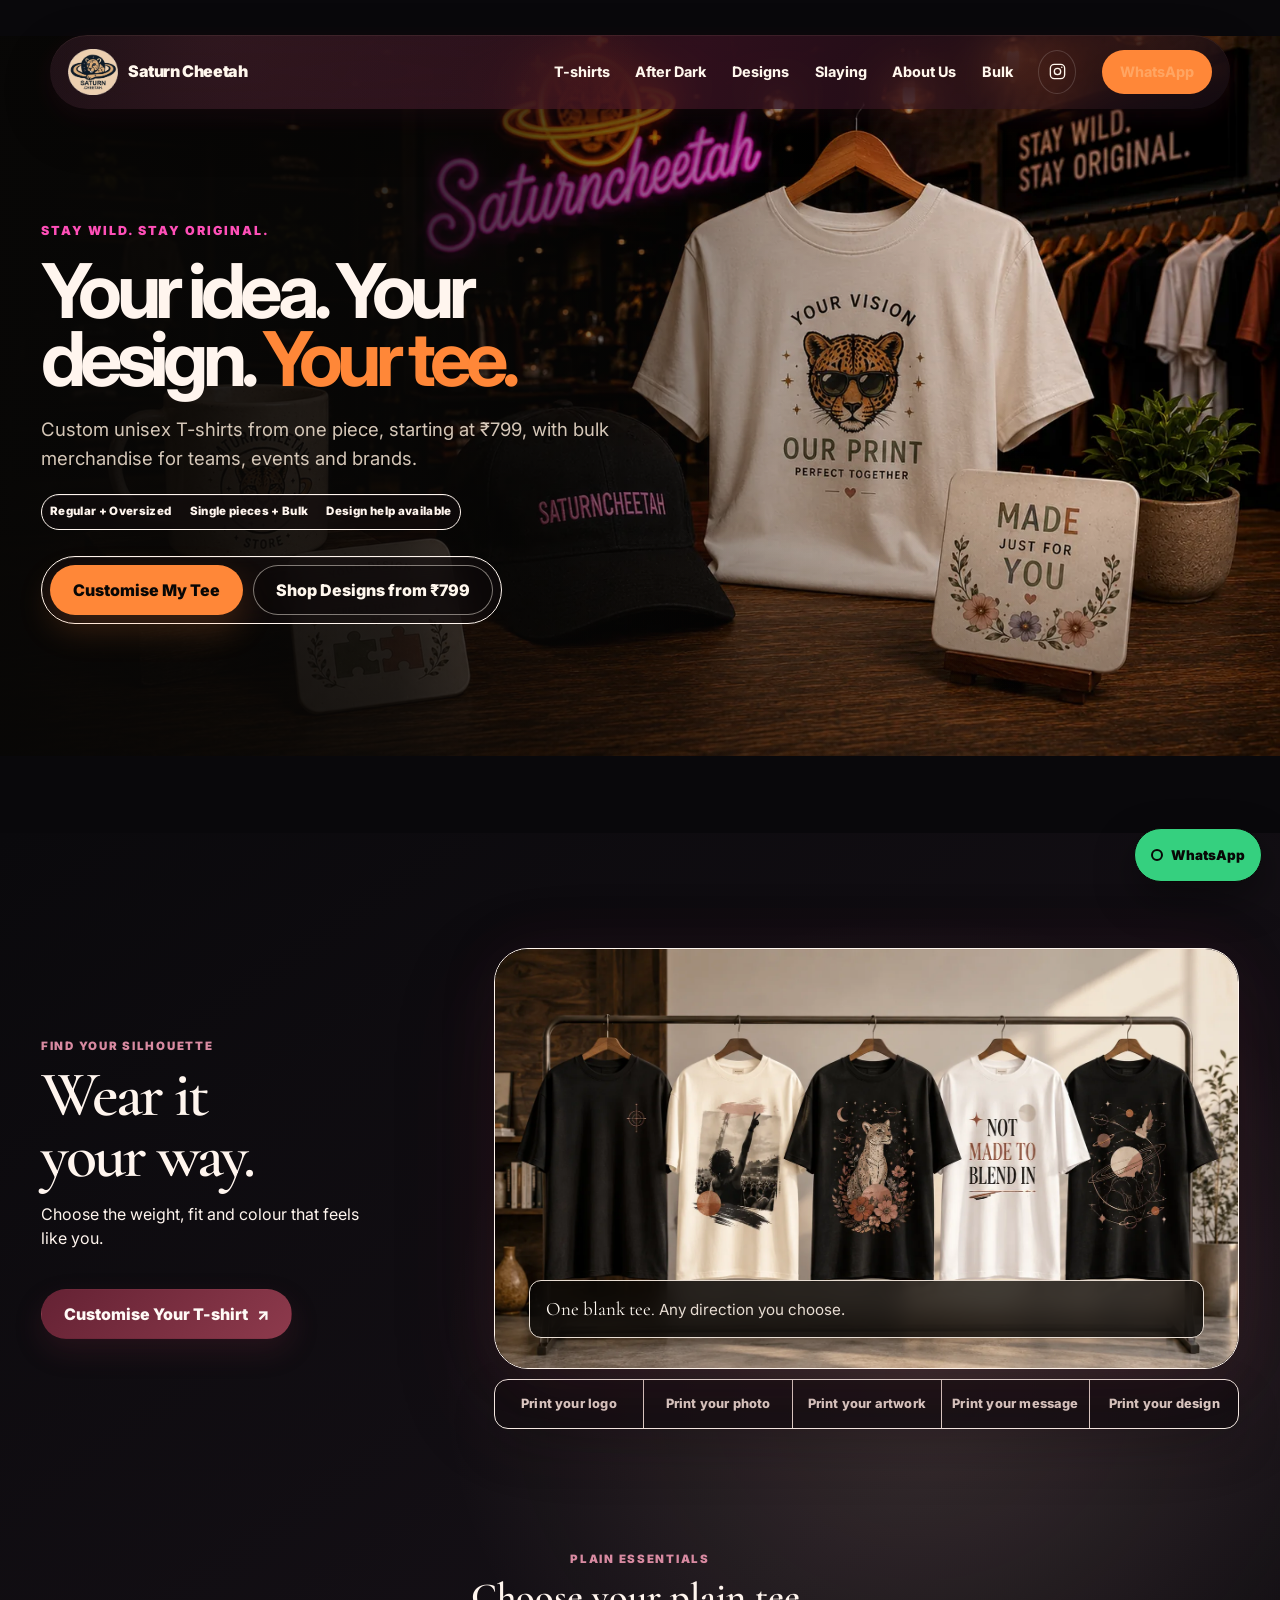
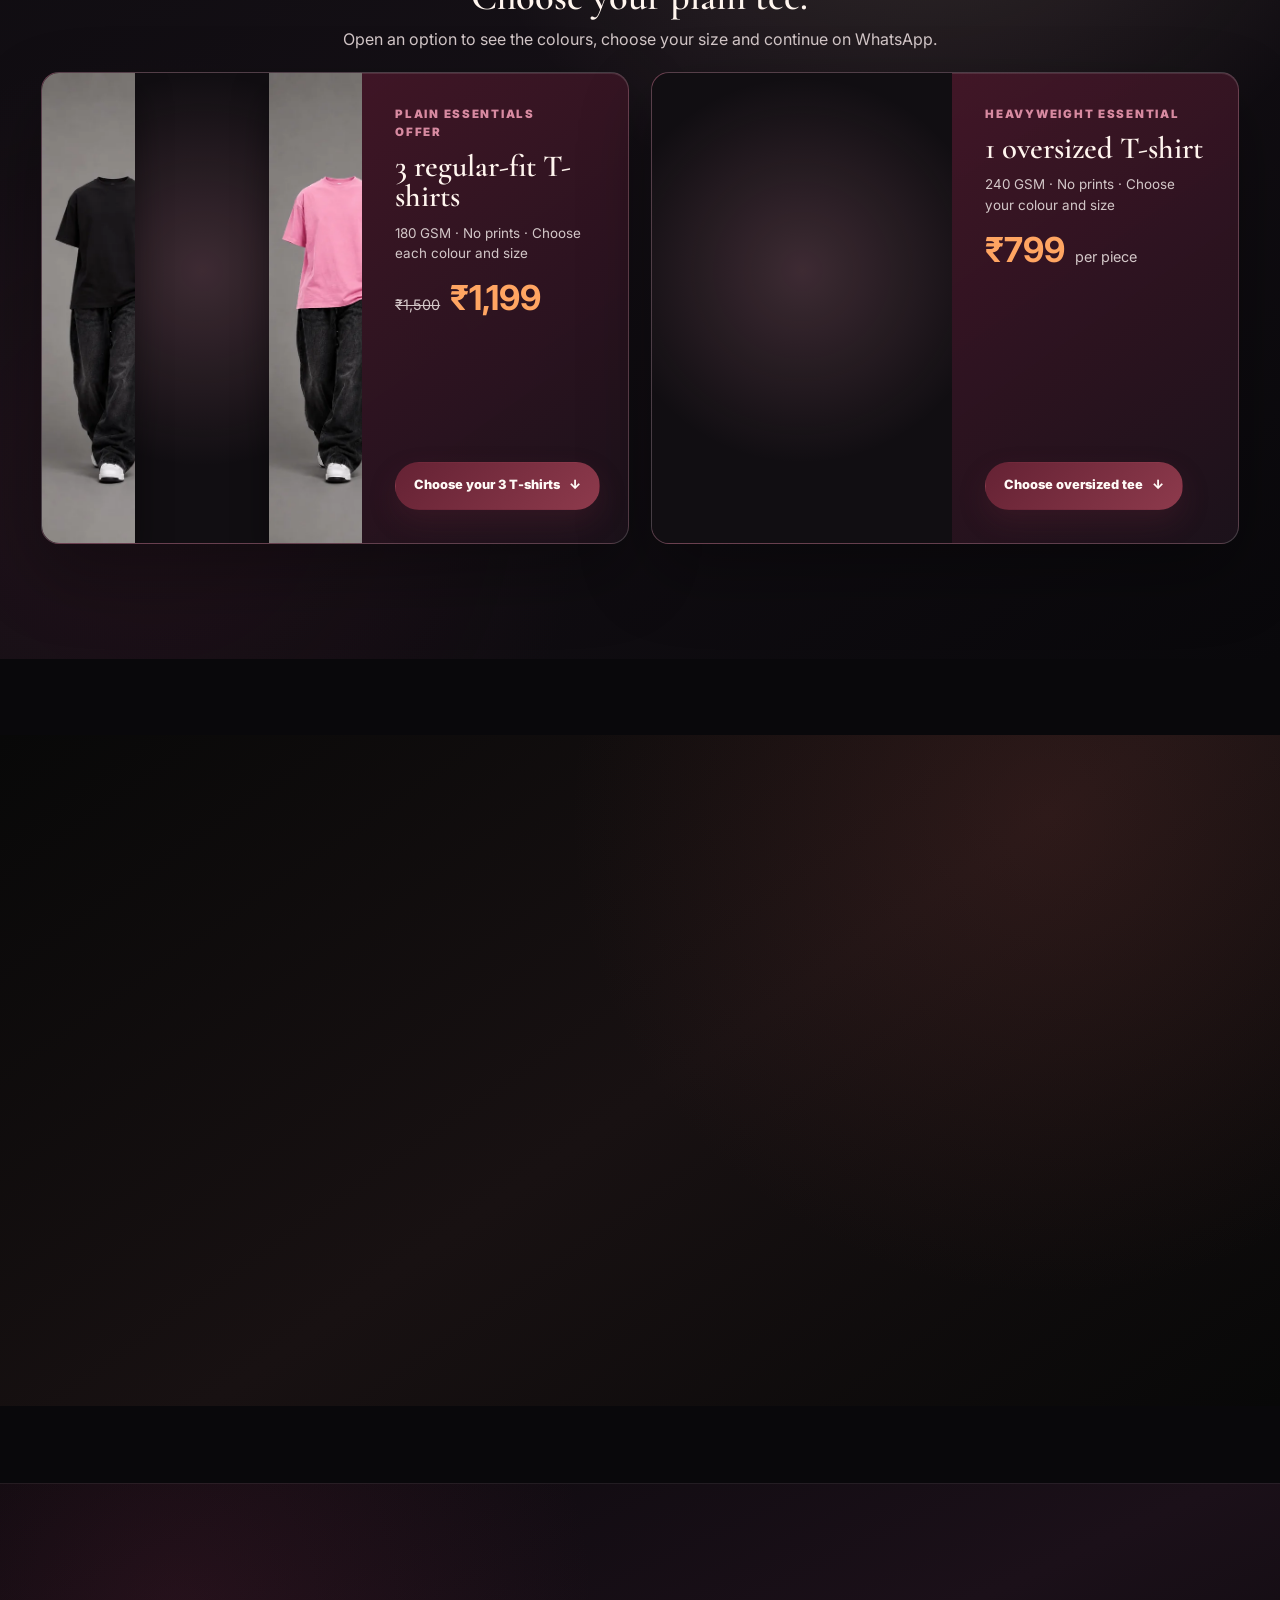
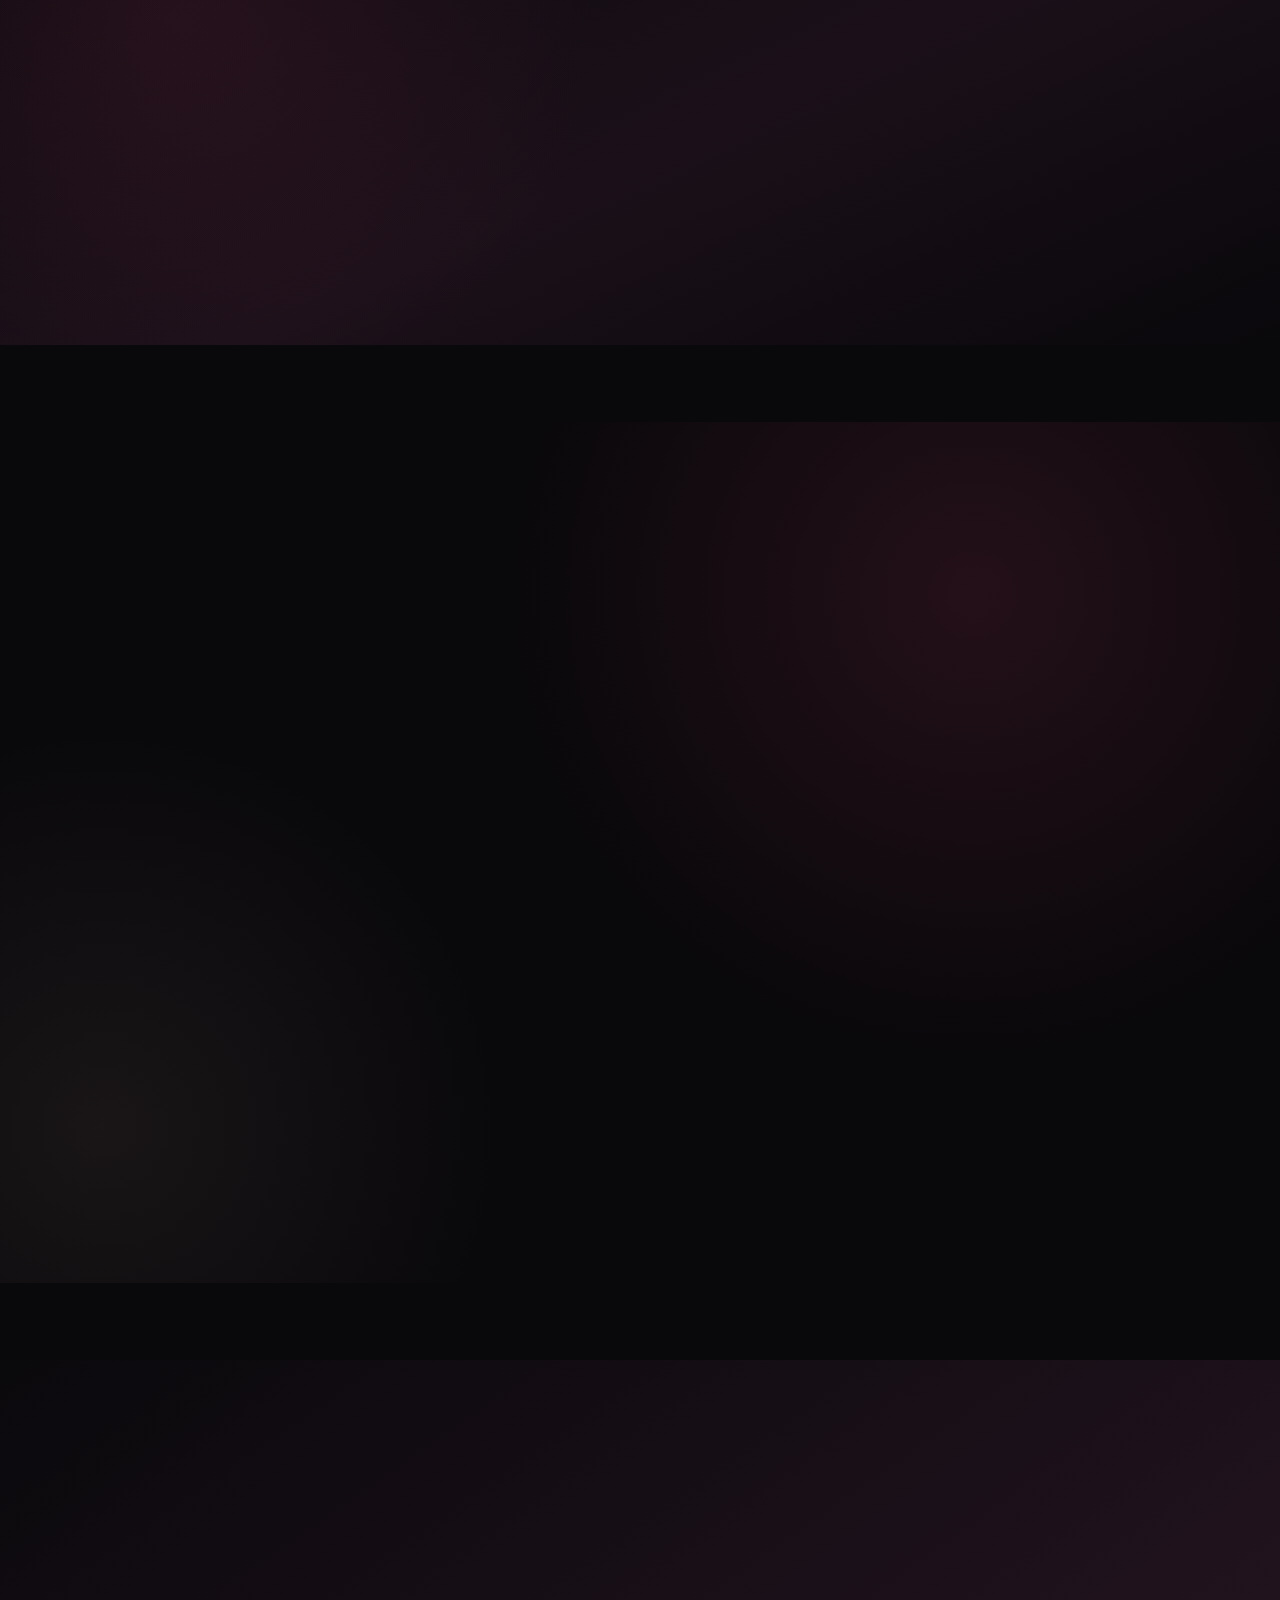
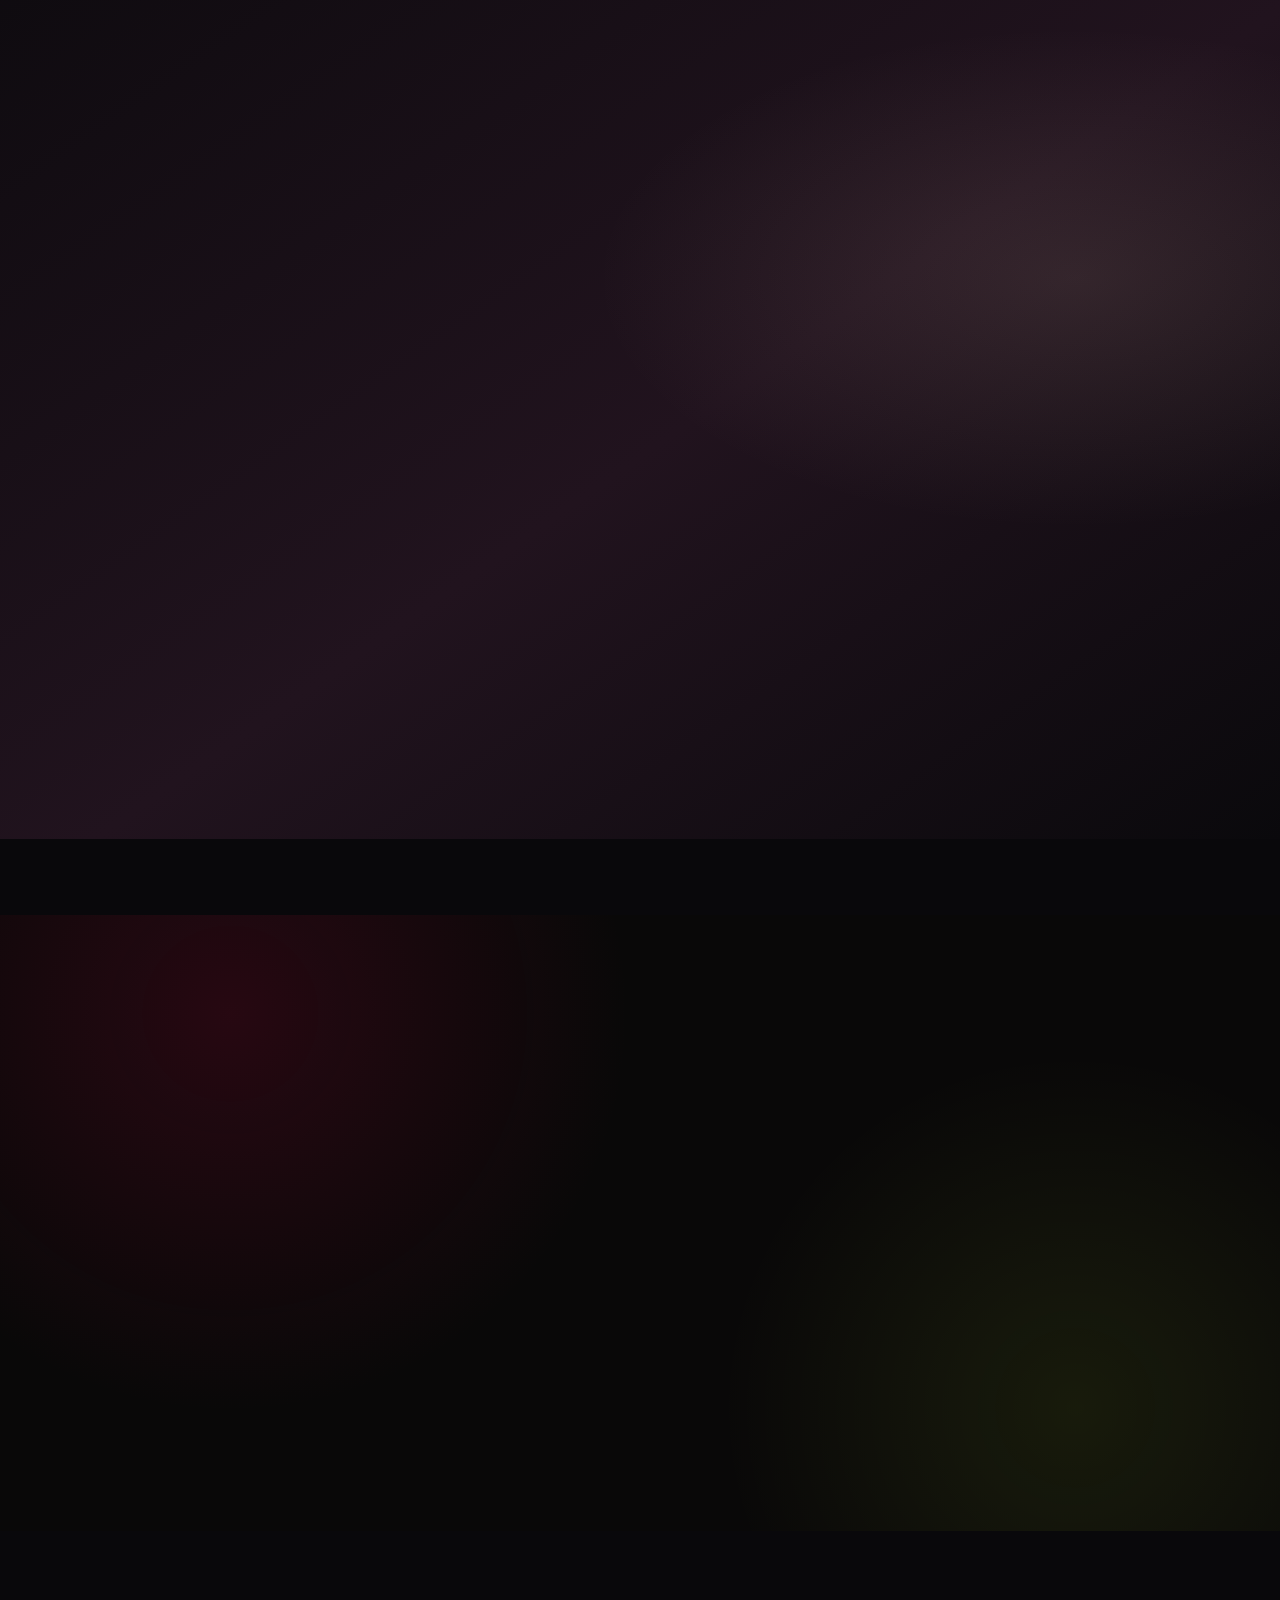
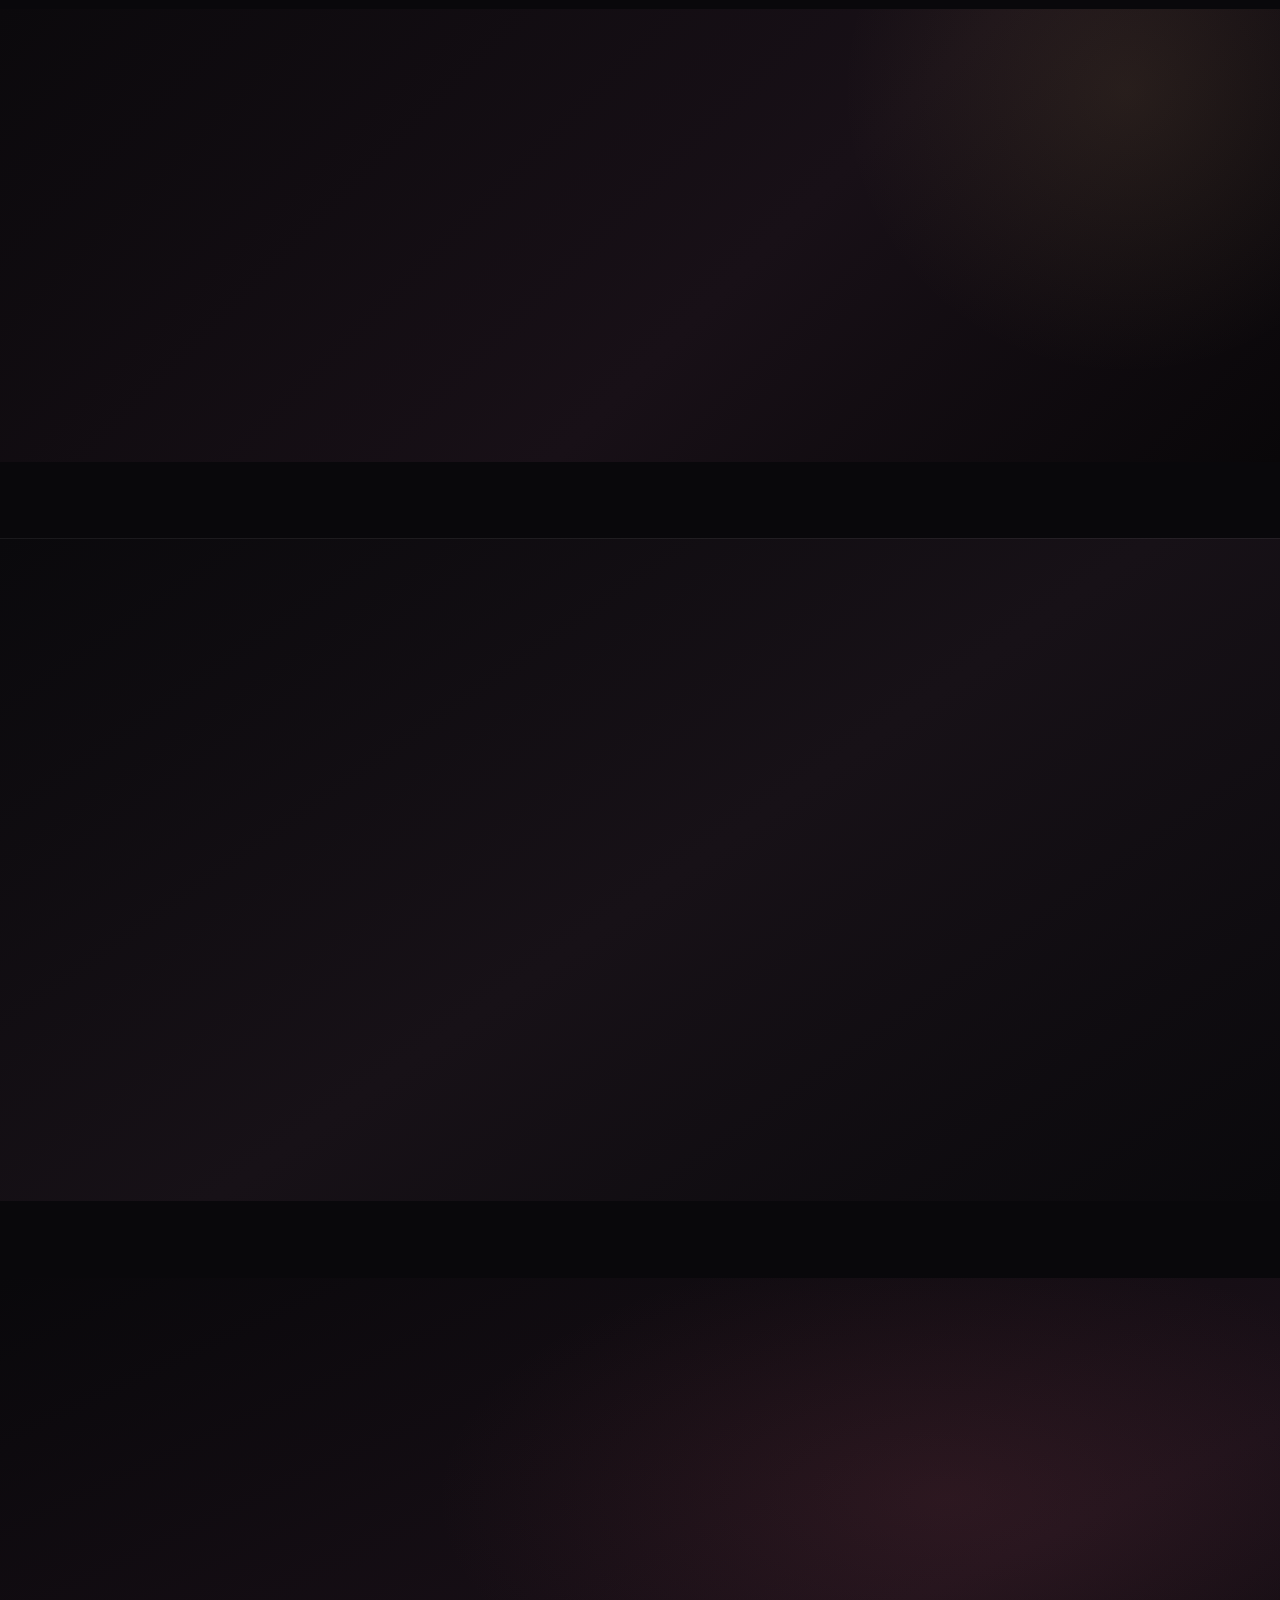
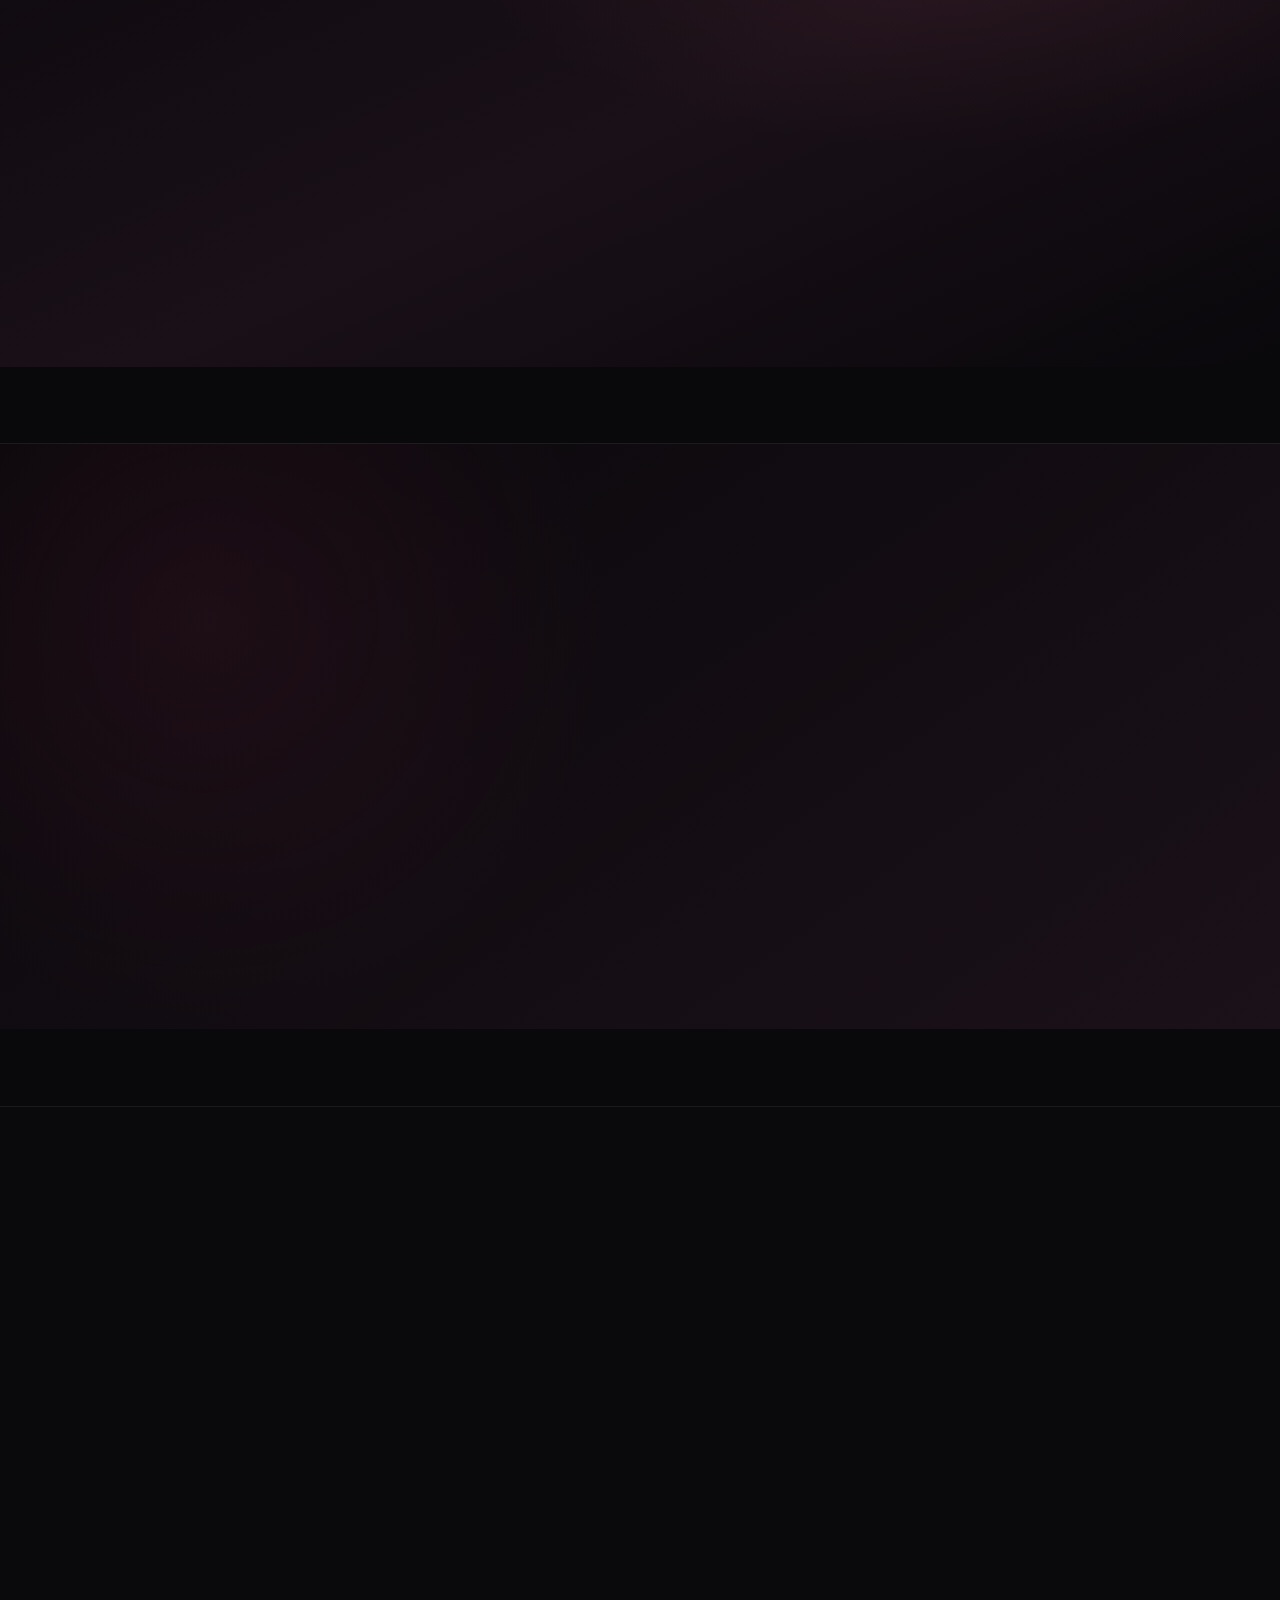
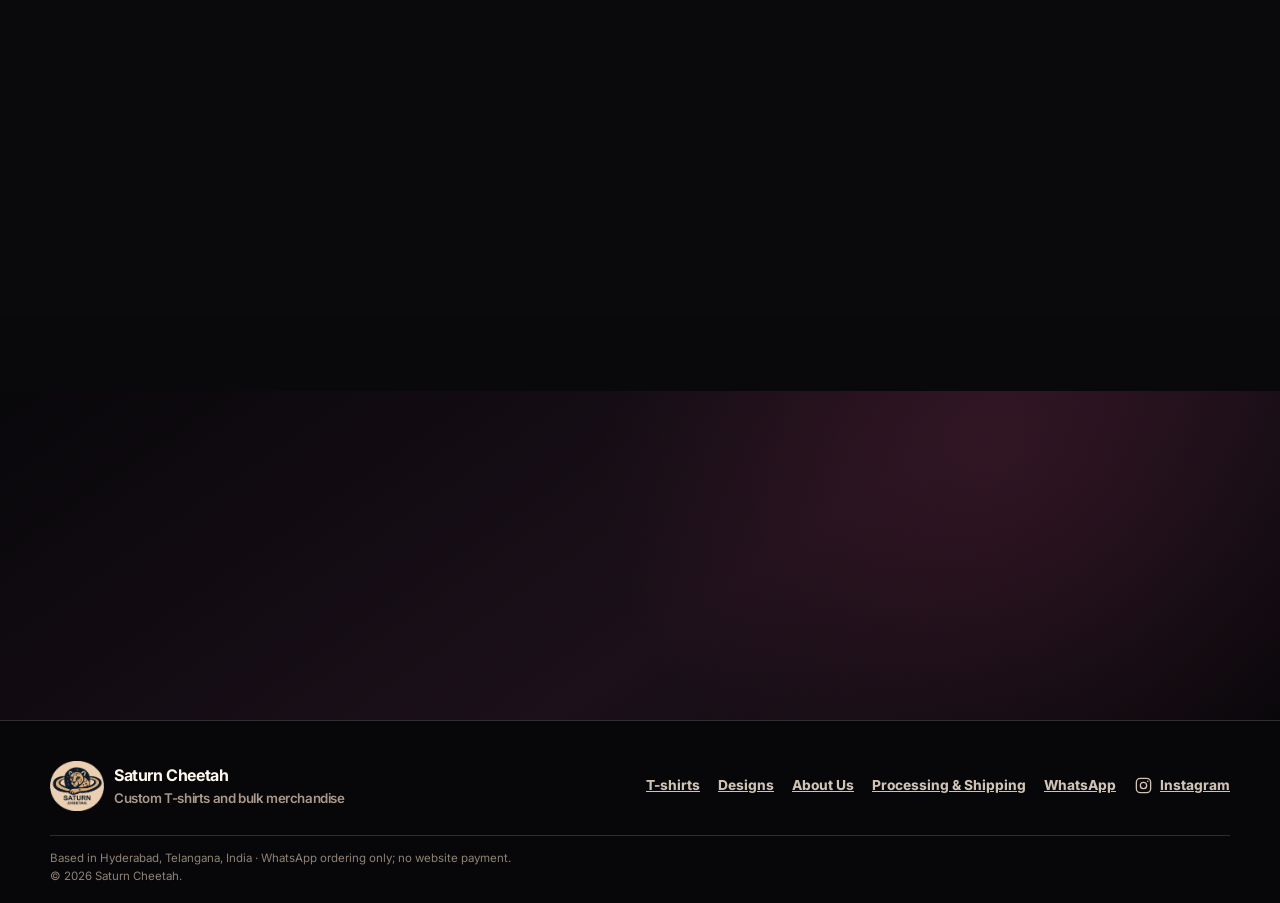
<file: index.html>
<!doctype html>
<html lang="en">
<head>
  <meta charset="utf-8">
  <meta name="viewport" content="width=device-width, initial-scale=1">
  <meta name="description" content="Customise Saturn Cheetah unisex T-shirts from one piece. Choose 180 GSM regular or 240 GSM oversized, explore designs or share your own, and continue on WhatsApp.">
  <meta name="theme-color" content="#080706">
  <meta name="color-scheme" content="dark">

  <meta property="og:title" content="Saturn Cheetah | Custom T-Shirts">
  <meta property="og:description" content="Your idea. Your design. Your tee. Custom unisex T-shirts from one piece, plus bulk merchandise.">
  <meta property="og:type" content="website">
  <meta property="og:image" content="assets/images/boutique/hero-desktop.webp">
  <meta property="og:image:width" content="1600">
  <meta property="og:image:height" content="900">
  <meta name="twitter:card" content="summary_large_image">

  <title>Saturn Cheetah | Custom T-Shirts</title>

  <link rel="icon" href="assets/images/brand/favicon-64.png" type="image/png" sizes="64x64">
  <link rel="preconnect" href="https://fonts.googleapis.com">
  <link rel="preconnect" href="https://fonts.gstatic.com" crossorigin>
  <link href="https://fonts.googleapis.com/css2?family=Cormorant+Garamond:wght@500;600&amp;family=Inter:wght@400;500;600;700;800&amp;display=swap" rel="stylesheet">
  <link rel="stylesheet" href="assets/css/site.min.css">
  <link rel="preload" as="image" href="assets/images/boutique/hero-mobile-800.webp" media="(max-width: 767px)" fetchpriority="high">
  <link rel="preload" as="image" href="assets/images/boutique/hero-desktop.webp" media="(min-width: 768px)" fetchpriority="high">
  <script src="assets/js/site.min.js" defer></script>
  <script type="application/ld+json">
  {
    "@context": "https://schema.org",
    "@type": "ClothingStore",
    "name": "Saturn Cheetah",
    "description": "Custom unisex T-shirts from one piece, plus bulk merchandise for teams, events and brands.",
    "address": {
      "@type": "PostalAddress",
      "addressLocality": "Hyderabad",
      "addressRegion": "Telangana",
      "addressCountry": "IN"
    },
    "sameAs": ["https://www.instagram.com/saturncheetahstore"],
    "contactPoint": {
      "@type": "ContactPoint",
      "contactType": "customer service",
      "url": "https://wa.me/917780478506"
    }
  }
  </script>
</head>
<body class="home-page">
  <a class="skip-link" href="#main-content">Skip to content</a>

  <header class="site-header" id="top">
    <div class="container nav-shell">
      <a class="brand" href="#top" aria-label="Saturn Cheetah home">
        <img
          src="assets/images/brand/saturn-cheetah-logo.webp"
          alt=""
          width="512"
          height="471"
        >
        <span>Saturn Cheetah</span>
      </a>

      <button
        class="nav-toggle"
        type="button"
        aria-label="Open navigation"
        aria-expanded="false"
        aria-controls="primary-navigation"
      >
        <span aria-hidden="true"></span>
        <span aria-hidden="true"></span>
        <span aria-hidden="true"></span>
      </button>

      <nav class="primary-nav" id="primary-navigation" aria-label="Primary navigation">
        <a href="#tees" data-nav-section="tees">T-shirts</a>
        <a href="#after-dark" data-nav-section="after-dark">After Dark</a>
        <a href="#direction" data-nav-section="direction">Designs</a>
        <a href="#slaying" data-nav-section="slaying">Slaying</a>
        <a href="about.html">About Us</a>
        <a href="#bulk-tees" data-nav-section="bulk-tees">Bulk</a>
        <a class="nav-social" href="https://www.instagram.com/saturncheetahstore" target="_blank" rel="noopener noreferrer" aria-label="Visit Saturn Cheetah on Instagram">
          <svg viewBox="0 0 24 24" aria-hidden="true"><rect x="3" y="3" width="18" height="18" rx="5"></rect><circle cx="12" cy="12" r="4"></circle><circle cx="17.4" cy="6.6" r="1"></circle></svg>
        </a>
        <a class="nav-cta" href="#contact" data-nav-section="contact">WhatsApp</a>
      </nav>
    </div>
  </header>

  <main id="main-content">
    <section class="hero" aria-labelledby="hero-title">
      <div class="container hero-content">
        <div class="hero-copy">
          <p class="hero-brand-line hero-intro hero-intro-1">Stay Wild. Stay Original.</p>
          <h1 class="hero-intro hero-intro-2" id="hero-title">Your idea.<br class="hero-mobile-break"> Your design.<br class="hero-mobile-break"> <span>Your tee.</span></h1>
          <p class="hero-lead hero-intro hero-intro-3">
            Custom unisex T-shirts from one piece, starting at ₹799, with bulk
            merchandise for teams, events and brands.
          </p>

          <ul class="hero-proof-chips hero-intro hero-intro-4" aria-label="Product choices and ordering">
            <li>Regular + Oversized</li>
            <li>Single pieces + Bulk</li>
            <li>Design help available</li>
          </ul>

          <picture class="hero-picture">
            <source
              media="(max-width: 767px)"
              srcset="assets/images/boutique/hero-mobile-800.webp"
              width="800"
              height="1000"
            >
            <img
              src="assets/images/boutique/hero-desktop.webp"
              alt="Boutique display with a custom T-shirt, cap, mug and coasters"
              width="1600"
              height="900"
              fetchpriority="high"
              decoding="async"
            >
          </picture>

          <div class="hero-actions hero-intro hero-intro-5">
            <a class="button button-primary" href="customise.html">Customise My Tee</a>
            <a class="button button-secondary" href="#direction" data-open-tab="direction-explore">Shop Designs from ₹799</a>
          </div>
        </div>
      </div>
    </section>

    <section class="section tee-section" id="tees" aria-labelledby="tees-title">
      <div class="container">
        <div class="section-heading">
          <p class="eyebrow">Find your silhouette</p>
          <h2 id="tees-title">Wear it your way.</h2>
          <p>Choose the weight, fit and colour that feels like you.</p>
          <a class="button button-primary section-heading-action" href="customise.html">Customise Your T-shirt <span aria-hidden="true">↗</span></a>
        </div>

        <figure class="custom-print-rail">
          <picture>
            <source media="(max-width: 767px)" data-deferred-srcset="assets/images/editorial/wear-it-your-way-mobile.webp" width="1122" height="1402">
            <img data-deferred-src="assets/images/editorial/wear-it-your-way-desktop-v2.webp" alt="Five customised T-shirts showing logo, photo, artwork, message and original design possibilities" width="1672" height="941" loading="lazy" decoding="async">
          </picture>
          <figcaption><span>One blank tee.</span> Any direction you choose.</figcaption>
        </figure>
        <ol class="custom-print-ideas" aria-label="Ways to customise your T-shirt">
          <li>Print your logo</li>
          <li>Print your photo</li>
          <li>Print your artwork</li>
          <li>Print your message</li>
          <li>Print your design</li>
        </ol>

        <section class="plain-tee-shop" aria-labelledby="plain-tee-shop-title">
          <div class="plain-tee-shop-heading">
            <p class="eyebrow">Plain essentials</p>
            <h3 id="plain-tee-shop-title">Choose your plain tee.</h3>
            <p>Open an option to see the colours, choose your size and continue on WhatsApp.</p>
          </div>

          <div class="plain-tee-cards">
            <article class="plain-tee-card">
              <div class="plain-tee-card-images" aria-hidden="true">
                <img data-deferred-src="assets/images/products/180/tshirt-180-black-640.webp" alt="" width="640" height="1019" loading="lazy" decoding="async">
                <img data-deferred-src="assets/images/products/180/tshirt-180-white-640.webp" alt="" width="640" height="1023" loading="lazy" decoding="async">
                <img data-deferred-src="assets/images/products/180/tshirt-180-pink-640.webp" alt="" width="640" height="1023" loading="lazy" decoding="async">
              </div>
              <div class="plain-tee-card-copy">
                <p class="eyebrow">Plain essentials offer</p>
                <h4>3 regular-fit T-shirts</h4>
                <p>180 GSM · No prints · Choose each colour and size</p>
                <div class="plain-tee-card-price" aria-label="Offer price 1,199 rupees, reduced from 1,500 rupees"><del>₹1,500</del><strong>₹1,199</strong></div>
                <button class="button button-primary plain-tee-toggle" type="button" aria-expanded="false" aria-controls="plain-regular-panel" data-plain-tee-toggle="regular">Choose your 3 T-shirts <span aria-hidden="true">↓</span></button>
              </div>
            </article>

            <article class="plain-tee-card">
              <div class="plain-tee-card-images plain-tee-card-images-single" aria-hidden="true">
                <img data-deferred-src="assets/images/products/240/tshirt-240-off-white-640.webp" alt="" width="640" height="1020" loading="lazy" decoding="async">
              </div>
              <div class="plain-tee-card-copy">
                <p class="eyebrow">Heavyweight essential</p>
                <h4>1 oversized T-shirt</h4>
                <p>240 GSM · No prints · Choose your colour and size</p>
                <div class="plain-tee-card-price"><strong>₹799</strong><span>per piece</span></div>
                <button class="button button-primary plain-tee-toggle" type="button" aria-expanded="false" aria-controls="plain-oversized-panel" data-plain-tee-toggle="oversized">Choose oversized tee <span aria-hidden="true">↓</span></button>
              </div>
            </article>
          </div>

          <form class="plain-tee-panel" id="plain-regular-panel" data-plain-tee-panel="regular" hidden aria-labelledby="plain-regular-title">
            <header><p class="eyebrow">Build your bundle</p><h4 id="plain-regular-title">Choose all three T-shirts.</h4><p>Each tee can have its own available colour and unisex size.</p></header>
            <div class="plain-tee-choices">
              <fieldset data-plain-item="180"><legend>T-shirt 1</legend><img data-plain-preview src="assets/images/products/180/tshirt-180-black-640.webp" alt="Black 180 GSM regular-fit T-shirt" width="640" height="1019" loading="lazy" decoding="async"><label>Colour<select name="plainTeeColour1" required><option value="">Choose colour</option><option selected>Black</option><option>White</option><option>Off-white</option><option>Blue</option><option>Green</option><option>Gray</option><option>Red</option><option>Yellow</option><option>Pink</option><option>Orange</option><option>Navy Blue</option></select></label><label>Size<select name="plainTeeSize1" required><option value="">Choose size</option><option>XS</option><option>S</option><option>M</option><option>L</option><option>XL</option><option>XXL</option></select></label></fieldset>
              <fieldset data-plain-item="180"><legend>T-shirt 2</legend><img data-plain-preview src="assets/images/products/180/tshirt-180-white-640.webp" alt="White 180 GSM regular-fit T-shirt" width="640" height="1023" loading="lazy" decoding="async"><label>Colour<select name="plainTeeColour2" required><option value="">Choose colour</option><option>Black</option><option selected>White</option><option>Off-white</option><option>Blue</option><option>Green</option><option>Gray</option><option>Red</option><option>Yellow</option><option>Pink</option><option>Orange</option><option>Navy Blue</option></select></label><label>Size<select name="plainTeeSize2" required><option value="">Choose size</option><option>XS</option><option>S</option><option>M</option><option>L</option><option>XL</option><option>XXL</option></select></label></fieldset>
              <fieldset data-plain-item="180"><legend>T-shirt 3</legend><img data-plain-preview src="assets/images/products/180/tshirt-180-pink-640.webp" alt="Pink 180 GSM regular-fit T-shirt" width="640" height="1023" loading="lazy" decoding="async"><label>Colour<select name="plainTeeColour3" required><option value="">Choose colour</option><option>Black</option><option>White</option><option>Off-white</option><option>Blue</option><option>Green</option><option>Gray</option><option>Red</option><option>Yellow</option><option selected>Pink</option><option>Orange</option><option>Navy Blue</option></select></label><label>Size<select name="plainTeeSize3" required><option value="">Choose size</option><option>XS</option><option>S</option><option>M</option><option>L</option><option>XL</option><option>XXL</option></select></label></fieldset>
            </div>
            <details class="plain-tee-size-guide"><summary>View regular-fit size measurements</summary><p>Unisex regular fit · Measurements in inches. Body chest is measured around you; garment chest is the full T-shirt circumference.</p><div class="plain-tee-size-table-wrap"><table><thead><tr><th>Size</th><th>Body chest</th><th>Garment chest</th><th>Length</th><th>Shoulder</th><th>Sleeve</th></tr></thead><tbody><tr><th>XS</th><td>34–36</td><td>36</td><td>25</td><td>15</td><td>7</td></tr><tr><th>S</th><td>36–38</td><td>38</td><td>26</td><td>16</td><td>7.5</td></tr><tr><th>M</th><td>38–40</td><td>40</td><td>27</td><td>17</td><td>8</td></tr><tr><th>L</th><td>40–42</td><td>42</td><td>28</td><td>18</td><td>8</td></tr><tr><th>XL</th><td>42–44</td><td>44</td><td>29</td><td>19</td><td>8.5</td></tr><tr><th>XXL</th><td>44–46</td><td>46</td><td>30</td><td>20</td><td>9</td></tr></tbody></table></div></details>
            <button class="button button-primary" type="submit">Continue on WhatsApp <span aria-hidden="true">↗</span></button>
          </form>

          <form class="plain-tee-panel" id="plain-oversized-panel" data-plain-tee-panel="oversized" hidden aria-labelledby="plain-oversized-title">
            <header><p class="eyebrow">Heavyweight essential</p><h4 id="plain-oversized-title">Choose your oversized tee.</h4><p>One plain 240 GSM oversized T-shirt for ₹799.</p></header>
            <div class="plain-oversized-choice" data-plain-item="240"><img data-plain-preview src="assets/images/products/240/tshirt-240-off-white-640.webp" alt="Off-white 240 GSM oversized T-shirt" width="640" height="1020" loading="lazy" decoding="async"><div><label>Colour<select name="plainOversizedColour" required><option value="">Choose colour</option><option>Black</option><option>White</option><option selected>Off-white</option></select></label><label>Size<select name="plainOversizedSize" required><option value="">Choose size</option><option>XS</option><option>S</option><option>M</option><option>L</option><option>XL</option><option>XXL</option></select></label><label>Quantity<input name="plainOversizedQuantity" type="number" min="1" value="1" inputmode="numeric" required></label></div></div>
            <details class="plain-tee-size-guide"><summary>View oversized size measurements</summary><p>Unisex oversized fit · Measurements in inches. Chest is the full T-shirt circumference.</p><div class="plain-tee-size-table-wrap"><table><thead><tr><th>Size</th><th>Chest</th><th>Length</th><th>Shoulder</th></tr></thead><tbody><tr><th>XS</th><td>40</td><td>27</td><td>20</td></tr><tr><th>S</th><td>42</td><td>28</td><td>21</td></tr><tr><th>M</th><td>44</td><td>28</td><td>22</td></tr><tr><th>L</th><td>46</td><td>29</td><td>23</td></tr><tr><th>XL</th><td>48</td><td>29</td><td>24</td></tr><tr><th>XXL</th><td>50</td><td>30</td><td>25</td></tr></tbody></table></div></details>
            <button class="button button-primary" type="submit">Continue on WhatsApp <span aria-hidden="true">↗</span></button>
          </form>
        </section>

        <div class="tee-selector">
          <fieldset class="tee-segments" aria-describedby="tee-selector-note">
            <legend class="sr-only">Choose a T-shirt type</legend>
            <label>
              <input
                type="radio"
                name="tee-option"
                value="180"
                data-product-value="180 GSM Unisex Regular Fit"
                checked
              >
              <span>
                <strong>180 GSM</strong>
                Regular
              </span>
            </label>
            <label>
              <input
                type="radio"
                name="tee-option"
                value="240"
                data-product-value="240 GSM Unisex Oversized"
              >
              <span>
                <strong>240 GSM</strong>
                Oversized
              </span>
            </label>
          </fieldset>

          <div class="tee-stage">
            <div class="tee-options">
              <fieldset class="tee-option-group tee-colour-group">
                <legend>Colour: <strong id="tee-colour-label">Black</strong></legend>
                <div class="tee-colour-options" id="tee-colour-options"></div>
              </fieldset>
              <fieldset class="tee-option-group tee-size-group" aria-describedby="tee-size-prompt">
                <legend>Size <small>Unisex—not gender-specific · Choose one size smaller for a closer fit</small></legend>
                <div class="tee-size-options" id="tee-size-options">
                  <button type="button" data-tee-size="XS" aria-pressed="false">XS</button>
                  <button type="button" data-tee-size="S" aria-pressed="false">S</button>
                  <button type="button" data-tee-size="M" aria-pressed="false">M</button>
                  <button type="button" data-tee-size="L" aria-pressed="false">L</button>
                  <button type="button" data-tee-size="XL" aria-pressed="false">XL</button>
                  <button type="button" data-tee-size="XXL" aria-pressed="false">XXL</button>
                </div>
                <p class="tee-size-prompt" id="tee-size-prompt" role="alert" hidden>Please choose a size.</p>
              </fieldset>
            </div>

            <figure class="tee-visual">
              <img
                id="tee-image"
                src="assets/images/products/180/tshirt-180-black-640.webp"
                srcset="
                  assets/images/products/180/tshirt-180-black-640.webp 640w,
                  assets/images/products/180/tshirt-180-black-994.webp 994w
                "
                sizes="(max-width: 767px) calc(100vw - 64px), (max-width: 900px) 460px, (max-width: 1200px) 42vw, 560px"
                alt="Black 180 GSM unisex regular-fit T-shirt shown from front and back"
                width="994"
                height="1583"
                loading="lazy"
                decoding="async"
              >
              <figcaption>Current product view</figcaption>
            </figure>

            <div class="tee-details tee-details-primary">
              <p class="product-spec" id="tee-spec">180 GSM · Unisex · Cotton</p>
              <h3 id="tee-name">Regular Fit T-shirt</h3>
              <p class="tee-price" id="tee-price"><strong>Custom: ₹799–₹999</strong><span>Our ready designs: ₹799</span></p>
              <p class="tee-summary" id="tee-summary">A familiar everyday silhouette with an easy, regular fit.</p>
            </div>

            <div class="tee-details tee-details-secondary">
              <dl>
                <div>
                  <dt>Fit</dt>
                  <dd id="tee-fit">Regular and easy to wear</dd>
                </div>
                <div>
                  <dt>Works well for</dt>
                  <dd id="tee-use">Everyday wear, gifting and event tees</dd>
                </div>
              </dl>
              <button
                class="button button-primary"
                id="tee-customise-button"
                type="button"
                data-open-tab="direction-create"
                data-scroll-target="direction"
              >
                Customise this tee
              </button>
              <a class="tertiary-link" href="#more-custom">Planning a team or event? See bulk options <span aria-hidden="true">→</span></a>
              <p class="sr-only" id="tee-selector-note">The selected T-shirt updates the product image, fit summary and WhatsApp enquiry.</p>
              <p class="sr-only" id="tee-status" aria-live="polite"></p>
            </div>
          </div>
        </div>
      </div>
    </section>

    <section class="section bulk-tee-section" id="bulk-tees" aria-labelledby="bulk-tees-title">
      <div class="container">
        <div class="home-journey-link">
          <p class="eyebrow">For teams, events and brands</p>
          <h2>Make more, together.</h2>
          <p>Explore bulk printing and embroidery, then build a focused enquiry on its own page.</p>
          <a class="button button-primary" href="bulk.html">Request a Bulk Quote <span aria-hidden="true">↗</span></a>
        </div>
        <div class="bulk-tee-card" data-whatsapp-zone>
          <div class="bulk-tee-overview">
            <div>
              <p class="eyebrow">For teams, events and brands</p>
              <h2 id="bulk-tees-title">Bulk T-shirts &amp; Embroidery</h2>
              <p>Explore wider T-shirt styles, fabrics, GSM and colours, with printing, bulk-only embroidery and kids’ sizes for bulk orders.</p>
              <ul class="bulk-option-chips" aria-label="Bulk T-shirt options">
                <li>Polo / Collar Neck</li>
                <li>Jersey Style</li>
                <li>Regular Fit</li>
                <li>Oversized</li>
                <li>Printing</li>
                <li>Bulk Embroidery</li>
              </ul>
            </div>
            <button
              class="button button-secondary bulk-options-toggle"
              type="button"
              aria-expanded="false"
              aria-controls="bulk-options-panel"
            >
              View bulk options
            </button>
          </div>

          <form class="bulk-options-panel" id="bulk-options-panel" hidden>
            <div class="bulk-form-grid">
              <div class="field">
                <label for="bulk-purpose">Organisation or purpose</label>
                <input id="bulk-purpose" name="purpose" type="text" placeholder="Team, company, event or brand" required>
              </div>
              <div class="field">
                <label for="bulk-product-type">Product type</label>
                <select id="bulk-product-type" name="productType" required>
                  <option value="Polo / Collar Neck T-shirts">Polo / Collar Neck</option>
                  <option value="Jersey Style T-shirts">Jersey Style</option>
                  <option value="Regular Fit T-shirts">Regular Fit</option>
                  <option value="Oversized T-shirts">Oversized</option>
                  <option value="Other bulk T-shirt style">Another bulk T-shirt style</option>
                </select>
              </div>
              <div class="field">
                <label for="bulk-quantity">Quantity</label>
                <input id="bulk-quantity" name="quantity" type="number" min="1" inputmode="numeric" required>
              </div>
              <div class="field">
                <label for="bulk-colours">Preferred colours</label>
                <input id="bulk-colours" name="colours" type="text" placeholder="For example, black and beige" required>
              </div>
              <div class="field">
                <label for="bulk-sizes">Size breakup</label>
                <input id="bulk-sizes" name="sizes" type="text" placeholder="For example, S: 10, M: 20" required>
              </div>
              <div class="field">
                <label for="bulk-decoration">Printing, bulk embroidery or both</label>
                <select id="bulk-decoration" name="decoration" required>
                  <option value="Printing">Printing</option>
                  <option value="Bulk embroidery (bulk orders only)">Bulk embroidery (bulk orders only)</option>
                  <option value="Printing and bulk embroidery (bulk orders only)">Printing + bulk embroidery (bulk orders only)</option>
                </select>
              </div>
              <div class="field">
                <label for="bulk-position">Branding position</label>
                <input id="bulk-position" name="position" type="text" placeholder="Front, back, sleeve or chest" required>
              </div>
              <div class="field">
                <label for="bulk-date">Required date</label>
                <input id="bulk-date" name="requiredDate" type="date" required>
              </div>
              <div class="field">
                <label for="bulk-city">Delivery city</label>
                <input id="bulk-city" name="city" type="text" autocomplete="address-level2" required>
              </div>
            </div>
            <div class="bulk-form-submit">
              <button class="button button-whatsapp" type="submit">Get a Bulk Quote <span aria-hidden="true">↗</span></button>
            </div>
          </form>
        </div>
      </div>
    </section>

    <section class="section process-section" id="process" aria-labelledby="process-title">
      <div class="container">
        <div class="section-heading section-heading-light">
          <p class="eyebrow">From thought to touch</p>
          <h2 id="process-title">An idea, made wearable.</h2>
          <p>Watch the design take shape, then see how the finished piece comes alive.</p>
        </div>

        <div class="tab-module story-module" data-tabs="story">
          <p class="story-truth">See our real printing process, followed by a finished custom-design example.</p>

          <div class="tab-list story-tabs" role="tablist" aria-label="Custom-piece stages">
            <button id="story-design-tab" type="button" role="tab" aria-selected="true" aria-controls="story-design-panel" data-tab-target="story-design">
              <span>01</span>
              <strong>Design</strong>
            </button>
            <button id="story-print-tab" type="button" role="tab" aria-selected="false" aria-controls="story-print-panel" tabindex="-1" data-tab-target="story-print">
              <span>02</span>
              <strong>Live Printing</strong>
            </button>
            <button id="story-finished-tab" type="button" role="tab" aria-selected="false" aria-controls="story-finished-panel" tabindex="-1" data-tab-target="story-finished">
              <span>03</span>
              <strong>Finished Tee</strong>
            </button>
            <button id="story-worn-tab" type="button" role="tab" aria-selected="false" aria-controls="story-worn-panel" tabindex="-1" data-tab-target="story-worn">
              <span>04</span>
              <strong>Worn</strong>
            </button>
          </div>

          <div class="story-stage" data-story-swipe>
            <article class="story-panel" id="story-design-panel" role="tabpanel" aria-labelledby="story-design-tab" data-tab-panel="story-design">
              <div class="story-media">
                <img src="assets/images/story/custom-story-design.webp" alt="Original flamingo artwork reading Just Be Your Own Unique Beautiful Self" width="900" height="1066" loading="lazy" decoding="async">
                <span>Original artwork</span>
              </div>
              <div class="story-copy">
                <p class="eyebrow">01 Design</p>
                <h3>The original idea</h3>
                <p>“Just Be Your Own Unique Beautiful Self” flamingo artwork.</p>
              </div>
            </article>

            <article class="story-panel" id="story-print-panel" role="tabpanel" aria-labelledby="story-print-tab" data-tab-panel="story-print" hidden>
              <div class="story-media story-video">
                <video controls muted playsinline preload="none" data-deferred-poster="assets/images/story/custom-story-printing-poster.webp" aria-label="Muted vertical video showing a real T-shirt printing process" data-always-muted>
                  <source src="assets/video/custom-story-live-printing.mp4" type="video/mp4">
                  Your browser does not support video playback.
                </video>
                <span>Real printing-process video</span>
              </div>
              <div class="story-copy">
                <p class="eyebrow">02 Live Printing</p>
                <h3>Live printing in action</h3>
                <p>Real printing footage; it is not confirmed as the exact printing of the finished tee shown next.</p>
                <p><strong>Live printing is available as an on-the-spot service.</strong> Pricing varies by requirement and is confirmed separately. Food, accommodation and travel expenses are included when applicable.</p>
              </div>
            </article>

            <article class="story-panel" id="story-finished-panel" role="tabpanel" aria-labelledby="story-finished-tab" data-tab-panel="story-finished" hidden>
              <div class="story-media">
                <img src="assets/images/story/custom-story-finished-tee.webp" alt="Completed black T-shirt with pink flamingo artwork in a boutique display" width="900" height="1200" loading="lazy" decoding="async">
                <span>Finished custom-design example</span>
              </div>
              <div class="story-copy">
                <p class="eyebrow">03 Finished Tee</p>
                <h3>A finished tee example</h3>
                <p>A separate custom-design example, not the confirmed result of the printing video.</p>
              </div>
            </article>

            <article class="story-panel" id="story-worn-panel" role="tabpanel" aria-labelledby="story-worn-tab" data-tab-panel="story-worn" hidden>
              <div class="story-media">
                <img src="assets/images/story/custom-story-worn.webp" alt="Two customers shown from behind wearing black flamingo-print T-shirts" width="554" height="1200" loading="lazy" decoding="async">
              </div>
              <div class="story-copy">
                <p class="eyebrow">04 Worn</p>
                <p>See how the finished custom tees look in real life.</p>
              </div>
            </article>
          </div>

          <div class="story-action" data-whatsapp-zone>
            <a
              class="button button-primary"
              href="https://wa.me/917780478506"
              target="_blank"
              rel="noopener noreferrer"
              data-whatsapp-action="print"
            >
              Print My Idea <span aria-hidden="true">↗</span>
            </a>
          </div>
        </div>
      </div>
    </section>

    <section class="section direction-section" id="direction" aria-labelledby="direction-title">
      <div class="container">
        <div class="section-heading">
          <p class="eyebrow">Dress the idea</p>
          <h2 id="direction-title">Designs worth being seen in.</h2>
          <p>Choose the one that draws you in, or make something entirely your own.</p>
        </div>

        <div class="tab-module" data-tabs="direction">
          <div class="tab-list" role="tablist" aria-label="Choose a design direction">
            <button
              id="direction-explore-tab"
              type="button"
              role="tab"
              aria-selected="true"
              aria-controls="direction-explore-panel"
              data-tab-target="direction-explore"
            >
              Explore Our Designs
            </button>
            <button
              id="direction-create-tab"
              type="button"
              role="tab"
              aria-selected="false"
              aria-controls="direction-create-panel"
              tabindex="-1"
              data-tab-target="direction-create"
            >
              Create Your Own
            </button>
          </div>

          <div
            class="tab-panel"
            id="direction-explore-panel"
            role="tabpanel"
            aria-labelledby="direction-explore-tab"
            data-tab-panel="direction-explore"
          >
            <div class="design-gallery-meta">
              <p id="design-gallery-position" role="status" aria-live="polite" aria-atomic="true" aria-label="Design 1 of 6">01 / 06</p>
            </div>

            <div
              class="design-gallery"
              tabindex="0"
              aria-label="Saturn Cheetah design gallery"
              aria-describedby="design-gallery-position"
              data-whatsapp-zone
            >
              <article class="design-card" data-gallery-index="0" data-tee-tone="black" data-detail-src="assets/images/designs/editorial/echo-silhouette-detail.webp" data-detail-alt="Close view of Echo Silhouette artwork printed on black fabric">
                <button class="design-preview" type="button" data-gallery-open aria-label="Open Echo Silhouette design preview">
                  <img data-deferred-src="assets/images/designs/editorial/echo-silhouette-editorial.webp" alt="Model wearing a black T-shirt with Echo Silhouette artwork in the Saturn Cheetah boutique style" width="960" height="1200" loading="lazy" decoding="async">
                </button>
                <div class="design-card-body">
                  <h3>Echo Silhouette</h3>
                  <p>180 GSM ₹799 · 240 GSM ₹999</p>
                  <a href="https://wa.me/917780478506" target="_blank" rel="noopener noreferrer" data-design-title="Echo Silhouette">Choose This Design</a>
                </div>
              </article>
              <article class="design-card" data-gallery-index="1" data-tee-tone="white" data-detail-src="assets/images/designs/editorial/find-your-balance-detail.webp" data-detail-alt="Close view of Find Your Balance artwork printed on off-white fabric">
                <button class="design-preview" type="button" data-gallery-open aria-label="Open Find Your Balance design preview">
                  <img data-deferred-src="assets/images/designs/editorial/find-your-balance-editorial.webp" alt="Off-white T-shirt with Find Your Balance artwork shown in boutique lighting" width="960" height="1200" loading="lazy" decoding="async">
                </button>
                <div class="design-card-body">
                  <h3>Find Your Balance</h3>
                  <p>180 GSM ₹799 · 240 GSM ₹999</p>
                  <a href="https://wa.me/917780478506" target="_blank" rel="noopener noreferrer" data-design-title="Find Your Balance">Choose This Design</a>
                </div>
              </article>
              <article class="design-card" data-gallery-index="2" data-tee-tone="black" data-detail-src="assets/images/designs/editorial/resurrection-detail.webp" data-detail-alt="Close view of Resurrection artwork printed on black fabric">
                <button class="design-preview" type="button" data-gallery-open aria-label="Open Resurrection design preview">
                  <img data-deferred-src="assets/images/designs/editorial/resurrection-editorial.webp" alt="Model wearing a black T-shirt with Resurrection artwork in the Saturn Cheetah boutique style" width="960" height="1200" loading="lazy" decoding="async">
                </button>
                <div class="design-card-body">
                  <h3>Resurrection</h3>
                  <p>180 GSM ₹799 · 240 GSM ₹999</p>
                  <a href="https://wa.me/917780478506" target="_blank" rel="noopener noreferrer" data-design-title="Resurrection">Choose This Design</a>
                </div>
              </article>
              <article class="design-card" data-gallery-index="3" data-tee-tone="white">
                <button class="design-preview" type="button" data-gallery-open aria-label="Open Knowledge Is Power design preview">
                  <img data-deferred-src="assets/images/designs/editorial/knowledge-is-power-editorial.webp" alt="Model wearing an off-white T-shirt with Knowledge Is Power artwork in boutique lighting" width="960" height="1200" loading="lazy" decoding="async">
                </button>
                <div class="design-card-body">
                  <h3>Knowledge Is Power</h3>
                  <p>180 GSM ₹799 · 240 GSM ₹999</p>
                  <a href="https://wa.me/917780478506" target="_blank" rel="noopener noreferrer" data-design-title="Knowledge Is Power">Choose This Design</a>
                </div>
              </article>
              <article class="design-card" data-gallery-index="4" data-tee-tone="black" data-detail-src="assets/images/designs/editorial/prism-beauty-detail.webp" data-detail-alt="Close view of Prism Beauty artwork printed on black fabric">
                <button class="design-preview" type="button" data-gallery-open aria-label="Open Prism Beauty design preview">
                  <img data-deferred-src="assets/images/designs/editorial/prism-beauty-editorial.webp" alt="Model wearing a black T-shirt with Prism Beauty artwork in boutique lighting" width="960" height="1200" loading="lazy" decoding="async">
                </button>
                <div class="design-card-body">
                  <h3>Prism Beauty</h3>
                  <p>180 GSM ₹799 · 240 GSM ₹999</p>
                  <a href="https://wa.me/917780478506" target="_blank" rel="noopener noreferrer" data-design-title="Prism Beauty">Choose This Design</a>
                </div>
              </article>
              <article class="design-card design-card-custom-story" data-gallery-index="5" data-tee-tone="black" data-detail-src="assets/images/designs/editorial/playlist-made-wearable-detail.webp" data-detail-alt="Close view of a personalised playlist and performance-inspired print on black fabric">
                <button class="design-preview" type="button" data-gallery-open aria-label="Open A Playlist Made Wearable custom story preview">
                  <img data-deferred-src="assets/images/designs/editorial/playlist-made-wearable-editorial.webp" alt="Model wearing a personalised playlist and performance-inspired custom T-shirt" width="960" height="1200" loading="lazy" decoding="async">
                </button>
                <div class="design-card-body">
                  <p class="design-card-kicker">Custom story</p>
                  <h3>A Playlist Made Wearable</h3>
                  <a href="#direction" data-open-tab="direction-create">Create Your Own</a>
                </div>
              </article>
            </div>
          </div>

          <div
            class="tab-panel"
            id="direction-create-panel"
            role="tabpanel"
            aria-labelledby="direction-create-tab"
            data-tab-panel="direction-create"
            hidden
          >
            <form class="customise-form" id="customise" data-whatsapp-zone>
              <input id="custom-selected-colour" name="selectedColour" type="hidden" value="Black">
              <input id="custom-selected-size" name="selectedSize" type="hidden" value="">
              <div class="form-grid">
                <div class="field">
                  <label for="custom-product">Product</label>
                  <select id="custom-product" name="product" required>
                    <option value="180 GSM Unisex Regular Fit">180 GSM Regular Fit</option>
                    <option value="240 GSM Unisex Oversized">240 GSM Oversized</option>
                    <option value="Bulk / Other Custom Product">Bulk / another custom product</option>
                  </select>
                </div>
                <div class="field">
                  <label for="custom-quantity">Quantity</label>
                  <input id="custom-quantity" name="quantity" type="number" min="1" value="1" inputmode="numeric" required>
                </div>
                <div class="field">
                  <label for="custom-design-status">Choose your artwork path</label>
                  <select id="custom-design-status" name="designStatus" required>
                    <option value="Help me create it">Help Me Create It</option>
                    <option value="I want a Saturn Cheetah store design">Choose a Store Design</option>
                  </select>
                </div>
                <div class="field field-design-instructions" data-own-artwork-field>
                  <label for="custom-design-instructions">Text or design instructions <span>(optional)</span></label>
                  <textarea id="custom-design-instructions" name="designInstructions" rows="3" placeholder="Exact wording, spelling, colours or placement you want"></textarea>
                  <p>Share any reference image directly in WhatsApp after continuing.</p>
                </div>
              </div>

              <fieldset class="store-design-picker" data-store-design-picker hidden>
                <legend>Choose your Saturn Cheetah design</legend>
                <p>Select one now. You can still discuss colour and placement with us on WhatsApp.</p>
                <div class="store-design-options">
                  <label>
                    <input type="radio" name="storeDesign" value="Echo Silhouette" disabled>
                    <span><img src="assets/images/designs/echo-silhouette.webp" alt="Echo Silhouette design" width="1080" height="1080" loading="lazy" decoding="async"><b>Echo Silhouette</b></span>
                  </label>
                  <label>
                    <input type="radio" name="storeDesign" value="Find Your Balance" disabled>
                    <span><img src="assets/images/designs/find-your-balance.webp" alt="Find Your Balance design" width="1080" height="1080" loading="lazy" decoding="async"><b>Find Your Balance</b></span>
                  </label>
                  <label>
                    <input type="radio" name="storeDesign" value="Resurrection" disabled>
                    <span><img src="assets/images/designs/resurrection.webp" alt="Resurrection design" width="1080" height="1080" loading="lazy" decoding="async"><b>Resurrection</b></span>
                  </label>
                  <label>
                    <input type="radio" name="storeDesign" value="Knowledge Is Power" disabled>
                    <span><img src="assets/images/designs/knowledge-is-power.webp" alt="Knowledge Is Power design" width="1080" height="1080" loading="lazy" decoding="async"><b>Knowledge Is Power</b></span>
                  </label>
                  <label>
                    <input type="radio" name="storeDesign" value="Prism Beauty" disabled>
                    <span><img src="assets/images/designs/prism-beauty.webp" alt="Prism Beauty design" width="1080" height="1080" loading="lazy" decoding="async"><b>Prism Beauty</b></span>
                  </label>
                </div>
              </fieldset>

              <div class="custom-price-guide" aria-live="polite">
                <span>Estimated T-shirt price</span>
                <strong id="custom-price-estimate">₹799–₹999</strong>
                <p id="custom-price-note">Final price depends on the print and print size. We confirm the exact amount before production.</p>
              </div>

              <details class="optional-details">
                <summary>Add details (optional)</summary>
                <div class="optional-grid">
                  <div class="field">
                    <label for="customer-name">Name</label>
                    <input id="customer-name" name="customerName" type="text" autocomplete="name">
                  </div>
                  <div class="field">
                    <label for="custom-placement">Print placement</label>
                    <select id="custom-placement" name="placement">
                      <option value="">Not sure yet</option>
                      <option>Front</option>
                      <option>Back</option>
                      <option>Front and back</option>
                      <option>Sleeve</option>
                      <option>Multiple placements</option>
                    </select>
                  </div>
                  <div class="field">
                    <label for="custom-date">Required date</label>
                    <input id="custom-date" name="requiredDate" type="date">
                  </div>
                  <div class="field">
                    <label for="custom-city">City</label>
                    <input id="custom-city" name="city" type="text" autocomplete="address-level2">
                  </div>
                  <div class="field field-wide">
                    <label for="custom-notes">Notes</label>
                    <textarea id="custom-notes" name="notes" rows="3" placeholder="Describe your wording, reference or placement."></textarea>
                  </div>
                </div>
              </details>

              <div class="form-submit">
                <button class="button button-whatsapp" type="submit">
                  Continue on WhatsApp <span aria-hidden="true">↗</span>
                </button>
                <p>Your prepared message opens in WhatsApp. For Help Me Create It, attach any selected artwork or reference there before sending.</p>
              </div>
            </form>
          </div>
        </div>
      </div>
    </section>

    <section class="section slaying-section" id="slaying" aria-labelledby="slaying-title">
      <div class="container">
        <div class="section-heading slaying-heading">
          <div>
            <p class="eyebrow">Real experiences</p>
            <h2 id="slaying-title">Slaying in<br class="slaying-mobile-break"> Saturn Cheetah</h2>
          </div>
          <p>Real people. Personal style. In Saturn Cheetah orbit.</p>
          <p class="slaying-proof"><span>More than 100 real customers</span></p>
          <a class="slaying-social-link" href="https://www.instagram.com/saturncheetahstore" target="_blank" rel="noopener noreferrer">
            See more customer moments <span aria-hidden="true">↗</span>
          </a>
        </div>
      </div>

      <div class="slaying-stage">
        <video
          class="slaying-background-video"
          muted
          loop
          playsinline
          preload="none"
          data-deferred-poster="assets/video/customer-gallery/saturn-floating-gallery-poster.webp"
          aria-hidden="true"
          tabindex="-1"
          data-background-video
        >
          <source data-src="assets/video/customer-gallery/saturn-floating-gallery-square.mp4" type="video/mp4">
        </video>
        <span class="slaying-background-veil" aria-hidden="true"></span>
        <div class="slaying-orbit" data-floating-gallery role="group" aria-label="Customer experiences in the Saturn Cheetah community"></div>
        <p class="slaying-hint">More than 100 real customers, moving through the Saturn Cheetah universe</p>
      </div>
    </section>

    <section class="section story-teaser-section" id="about-us" aria-labelledby="story-teaser-title">
      <div class="container story-teaser">
        <div>
          <p class="eyebrow">About us</p>
          <h2 id="story-teaser-title">The thought behind it.</h2>
        </div>
        <div class="story-teaser-copy">
          <p>Founded by Dishali Mehta, Saturn Cheetah began with a simple belief: clothing can be a form of self-expression. Sometimes, what you feel is easier to wear than to explain.</p>
          <a class="button button-primary" href="about.html">Read Our Story <span aria-hidden="true">↗</span></a>
        </div>
      </div>
    </section>

    <section class="section after-dark-section" id="after-dark" aria-labelledby="after-dark-title" data-whatsapp-zone>
      <div class="container after-dark-shell">
        <header class="after-dark-intro">
          <p class="after-dark-kicker">A darker Saturn Cheetah expression</p>
          <h2 id="after-dark-title">Saturn After Dark</h2>
          <p class="after-dark-tagline">Built in shadow. Designed by you.</p>
          <p class="after-dark-lead">Custom black tees and sleeveless vests with silver rings, chains, eyelets and stitched black-net detailing.</p>
          <p class="after-dark-price"><span>Estimated price</span><strong>₹899–₹1,499</strong><small>Final price depends on the selected style and details.</small></p>
          <button class="after-dark-power-switch" type="button" aria-pressed="false" aria-label="Enter Saturn After Dark">
            <span class="after-dark-switch-track" aria-hidden="true"><span></span></span>
            <span class="after-dark-switch-copy"><small>Enter the collection</small><strong>Switch on After Dark</strong></span>
          </button>
        </header>

        <div class="after-dark-gallery-block">
          <div class="after-dark-gallery" tabindex="0" aria-label="Saturn After Dark design inspiration gallery">
            <figure class="after-dark-gallery-card after-dark-gallery-hero">
              <button class="after-dark-preview" type="button" data-after-dark-preview aria-label="Enlarge Saturn After Dark flat-lay">
                <img data-deferred-src="assets/images/after-dark-approved/saturn-after-dark-hero-flatlay-720.webp" data-deferred-srcset="assets/images/after-dark-approved/saturn-after-dark-hero-flatlay-720.webp 720w, assets/images/after-dark-approved/saturn-after-dark-hero-flatlay.webp 1122w" sizes="(max-width: 768px) 88vw, 560px" alt="Black T-shirt and sleeveless vest with silver rings, chains and stitched black-net details in the Saturn After Dark style" width="1122" height="1402" loading="lazy" decoding="async">
              </button>
            </figure>
            <figure class="after-dark-gallery-card">
              <button class="after-dark-preview" type="button" data-after-dark-preview aria-label="Enlarge Saturn After Dark collection rack">
                <img data-deferred-src="assets/images/after-dark-approved/sad-gallery-collection-rack.webp" alt="Saturn After Dark collection rack with black tees and sleeveless vests" width="1122" height="1402" loading="lazy" decoding="async">
              </button>
            </figure>
            <figure class="after-dark-gallery-card">
              <button class="after-dark-preview" type="button" data-after-dark-preview aria-label="Enlarge tee and vest hardware details">
                <img data-deferred-src="assets/images/after-dark-approved/sad-gallery-tee-vest-detail.webp" alt="Black T-shirt and sleeveless vest with silver hardware details" width="1123" height="1401" loading="lazy" decoding="async">
              </button>
            </figure>
            <figure class="after-dark-gallery-card">
              <button class="after-dark-preview" type="button" data-after-dark-preview aria-label="Enlarge black-net detailing">
                <img data-deferred-src="assets/images/after-dark-approved/sad-gallery-black-net.webp" alt="Close view of stitched black-net detailing on a black garment" width="1254" height="1254" loading="lazy" decoding="async">
              </button>
            </figure>
            <figure class="after-dark-gallery-card">
              <button class="after-dark-preview" type="button" data-after-dark-preview aria-label="Enlarge optional acid-spray finish">
                <img data-deferred-src="assets/images/after-dark-approved/sad-gallery-acid-spray.webp" alt="Black garment with an optional orangish acid-spray finish" width="1254" height="1254" loading="lazy" decoding="async">
              </button>
            </figure>
          </div>
          <p class="after-dark-gallery-note">Design inspiration. Final customisation depends on feasibility.</p>
          <a class="button button-primary after-dark-build-link" href="after-dark.html">Build Your After Dark Piece <span aria-hidden="true">↗</span></a>
        </div>

        <form class="after-dark-configurator" id="after-dark-configurator">
          <div class="after-dark-configurator-heading">
            <p class="after-dark-step">Build your piece</p>
            <h3>Choose Your Details</h3>
            <p>Select your options. Estimated price: ₹899–₹1,499.</p>
          </div>

          <div class="after-dark-detail-grid">
            <fieldset class="after-dark-detail-card after-dark-style-card" data-after-dark-step="0">
              <legend><span>01</span> Style</legend>
              <div class="after-dark-image-choices after-dark-style-choices">
                <div class="after-dark-option"><label><input type="radio" name="afterDarkStyle" value="Regular T-shirt" checked><span><img src="assets/images/after-dark-approved/sad-style-regular-tee.webp" alt="" width="1254" height="1254" loading="lazy" decoding="async"><b>Regular T-shirt</b></span></label><button type="button" class="after-dark-option-preview">View detail</button></div>
                <div class="after-dark-option"><label><input type="radio" name="afterDarkStyle" value="Oversized T-shirt"><span><img src="assets/images/after-dark-approved/sad-style-oversized-tee.webp" alt="" width="1254" height="1254" loading="lazy" decoding="async"><b>Oversized T-shirt</b></span></label><button type="button" class="after-dark-option-preview">View detail</button></div>
                <div class="after-dark-option"><label><input type="radio" name="afterDarkStyle" value="Sleeveless Vest"><span><img src="assets/images/after-dark-approved/sad-style-sleeveless-vest.webp" alt="" width="1254" height="1254" loading="lazy" decoding="async"><b>Sleeveless Vest</b></span></label><button type="button" class="after-dark-option-preview">View detail</button></div>
              </div>
            </fieldset>

            <fieldset class="after-dark-detail-card after-dark-details-card" data-after-dark-step="1">
              <legend><span>02</span> Details <small>Choose any</small></legend>
              <div class="after-dark-image-choices after-dark-details-choices">
                <div class="after-dark-option"><label><input type="checkbox" name="afterDarkDetails" value="Silver rings"><span><img src="assets/images/after-dark-approved/sad-detail-silver-rings.webp" alt="" width="1254" height="1254" loading="lazy" decoding="async"><b>Silver rings</b></span></label><button type="button" class="after-dark-option-preview">View detail</button></div>
                <div class="after-dark-option"><label><input type="checkbox" name="afterDarkDetails" value="Eyelets"><span><img src="assets/images/after-dark-approved/sad-detail-eyelets.webp" alt="" width="1254" height="1254" loading="lazy" decoding="async"><b>Eyelets</b></span></label><button type="button" class="after-dark-option-preview">View detail</button></div>
                <div class="after-dark-option"><label><input type="checkbox" name="afterDarkDetails" value="Chains"><span><img src="assets/images/after-dark-approved/sad-detail-chains.webp" alt="" width="1254" height="1254" loading="lazy" decoding="async"><b>Chains</b></span></label><button type="button" class="after-dark-option-preview">View detail</button></div>
                <div class="after-dark-option"><label><input type="checkbox" name="afterDarkDetails" value="Metal pressings"><span><img src="assets/images/after-dark-approved/sad-detail-metal-pressings.webp" alt="" width="1254" height="1254" loading="lazy" decoding="async"><b>Metal pressings</b></span></label><button type="button" class="after-dark-option-preview">View detail</button></div>
                <div class="after-dark-option"><label><input type="checkbox" name="afterDarkDetails" value="Black net"><span><img src="assets/images/after-dark-approved/sad-detail-black-net.webp" alt="" width="1254" height="1254" loading="lazy" decoding="async"><b>Black net</b></span></label><button type="button" class="after-dark-option-preview">View detail</button></div>
              </div>
            </fieldset>

            <fieldset class="after-dark-detail-card after-dark-finish-card" data-after-dark-step="2">
              <legend><span>03</span> Optional Acid Spray</legend>
              <div class="after-dark-image-choices after-dark-finish-choices">
                <div class="after-dark-option after-dark-option-acid"><label class="after-dark-acid-choice"><input type="checkbox" name="afterDarkAcidSpray" value="Yes"><span><img src="assets/images/after-dark-approved/sad-finish-acid-spray.webp" alt="" width="1254" height="1254" loading="lazy" decoding="async"><span class="after-dark-acid-copy"><b>Add acid spray</b><small>Orangish bleach-spray texture on black. Leave unselected for clean black.</small></span></span></label><button type="button" class="after-dark-option-preview">View detail</button></div>
              </div>
            </fieldset>

            <fieldset class="after-dark-detail-card after-dark-size-card" data-after-dark-step="3">
              <legend><span>04</span> Size <small>Unisex—not gender-specific · Choose one size smaller for a closer fit</small></legend>
              <div class="after-dark-size-choices">
                <label><input type="radio" name="afterDarkSize" value="XS"><span>XS</span></label>
                <label><input type="radio" name="afterDarkSize" value="S"><span>S</span></label>
                <label><input type="radio" name="afterDarkSize" value="M" checked><span>M</span></label>
                <label><input type="radio" name="afterDarkSize" value="L"><span>L</span></label>
                <label><input type="radio" name="afterDarkSize" value="XL"><span>XL</span></label>
                <label><input type="radio" name="afterDarkSize" value="XXL"><span>XXL</span></label>
              </div>
            </fieldset>

            <fieldset class="after-dark-detail-card after-dark-quantity-card" data-after-dark-step="4">
              <legend><span>05</span> Quantity</legend>
              <div class="after-dark-quantity-control">
                <button type="button" data-after-dark-quantity-step="-1" aria-label="Decrease quantity">−</button>
                <input id="after-dark-quantity" name="afterDarkQuantity" type="number" min="1" max="500" step="1" value="1" inputmode="numeric" aria-label="Quantity" required>
                <button type="button" data-after-dark-quantity-step="1" aria-label="Increase quantity">+</button>
              </div>
            </fieldset>
          </div>

          <div class="after-dark-step-navigation" aria-label="After Dark builder navigation">
            <p><span id="after-dark-step-current">1</span> of 5 <strong id="after-dark-step-label">Style</strong></p>
            <div>
              <button class="button button-secondary" type="button" data-after-dark-step-back hidden>Back</button>
              <button class="button button-primary" type="button" data-after-dark-step-next>Continue</button>
            </div>
          </div>

          <div class="after-dark-summary" aria-live="polite" aria-atomic="true">
            <span>Current selection</span>
            <p id="after-dark-selection-summary"></p>
            <strong class="after-dark-summary-price">Estimated price: ₹899–₹1,499</strong>
          </div>

          <div class="after-dark-actions">
            <button class="button button-primary" type="submit">Build My After Dark Piece <span aria-hidden="true">↗</span></button>
          </div>
        </form>
      </div>
    </section>

    <section class="section secondary-section" id="more-custom" aria-labelledby="secondary-title" data-whatsapp-zone>
      <div class="container">
        <div class="section-heading compact-heading">
          <p class="eyebrow">Bulk &amp; branding</p>
          <h2 id="secondary-title">More ways to customise</h2>
          <p>Custom products for teams, events and brands.</p>
        </div>

        <div class="secondary-scroller" tabindex="0" aria-label="More custom product categories">
          <article class="secondary-card">
            <div class="secondary-image">
              <img src="assets/images/boutique/category-caps.webp" alt="Custom cap presented in the Saturn Cheetah boutique style" width="900" height="1125" loading="lazy" decoding="async">
            </div>
            <div class="secondary-copy">
              <h3>Caps</h3>
              <a href="https://wa.me/917780478506" target="_blank" rel="noopener noreferrer" data-bulk-product="Caps">Enquire</a>
            </div>
          </article>
          <article class="secondary-card">
            <div class="secondary-image">
              <img src="assets/images/boutique/category-coasters.webp" alt="Custom coasters presented in the Saturn Cheetah boutique style" width="900" height="1125" loading="lazy" decoding="async">
            </div>
            <div class="secondary-copy">
              <h3>Coasters</h3>
              <a href="https://wa.me/917780478506" target="_blank" rel="noopener noreferrer" data-bulk-product="Coasters">Enquire</a>
            </div>
          </article>
          <article class="secondary-card">
            <div class="secondary-image">
              <img src="assets/images/boutique/category-mugs.webp" alt="Custom mugs presented in the Saturn Cheetah boutique style" width="900" height="1125" loading="lazy" decoding="async">
            </div>
            <div class="secondary-copy">
              <h3>Mugs</h3>
              <a href="https://wa.me/917780478506" target="_blank" rel="noopener noreferrer" data-bulk-product="Mugs">Enquire</a>
            </div>
          </article>
          <article class="secondary-card">
            <div class="secondary-image secondary-image-wide">
              <img src="assets/images/boutique/category-tote-bags-new-640.webp" srcset="assets/images/boutique/category-tote-bags-new-640.webp 640w, assets/images/boutique/category-tote-bags-new-1122.webp 1122w" sizes="(max-width: 767px) 86vw, 236px" alt="Custom tote bag presented in the Saturn Cheetah boutique style" width="1122" height="1402" loading="lazy" decoding="async">
            </div>
            <div class="secondary-copy">
              <h3>Tote Bags</h3>
              <a href="https://wa.me/917780478506" target="_blank" rel="noopener noreferrer" data-bulk-product="Tote Bags">Enquire</a>
            </div>
          </article>
          <article class="secondary-card">
            <div class="secondary-image secondary-image-wide">
              <img src="assets/images/boutique/category-bottles-new-640.webp" srcset="assets/images/boutique/category-bottles-new-640.webp 640w, assets/images/boutique/category-bottles-new-1254.webp 1254w" sizes="(max-width: 767px) 86vw, 236px" alt="Custom bottles presented in the Saturn Cheetah boutique style" width="1254" height="1254" loading="lazy" decoding="async">
            </div>
            <div class="secondary-copy">
              <h3>Bottles</h3>
              <a href="https://wa.me/917780478506" target="_blank" rel="noopener noreferrer" data-bulk-product="Bottles">Enquire</a>
            </div>
          </article>
        </div>
      </div>
    </section>

    <section class="section portrait-section" id="custom-portraits" aria-labelledby="portrait-title">
      <div class="container">
        <a class="portrait-teaser" href="portraits.html" aria-label="Explore Saturn Cheetah custom portraits">
          <div class="portrait-teaser-copy">
            <p class="eyebrow">Made from your story</p>
            <h2 id="portrait-title">Custom Portraits</h2>
            <p>Personalised box-style artwork in an HP finish, created around a person, memory or feeling.</p>
            <span class="portrait-teaser-action">Explore portraits <span aria-hidden="true">↗</span></span>
          </div>
          <figure class="portrait-teaser-visual">
            <img src="assets/images/portraits/portrait-gallery-pair.webp" alt="Two personalised portraits displayed together on a dark gallery wall" width="1440" height="960" loading="lazy" decoding="async">
            <figcaption>Five sizes available · from ₹900</figcaption>
          </figure>
        </a>
      </div>
    </section>

    <section class="section reviews-section" id="reviews" aria-labelledby="reviews-title">
      <div class="container">
        <div class="section-heading section-heading-light compact-heading">
          <h2 id="reviews-title">Loved by Our Customers</h2>
        </div>

        <div class="reviews-shell">
          <div class="reviews-toolbar">
            <p class="review-position" id="review-position" aria-live="polite" aria-atomic="true">1 of 5</p>
            <div class="review-nav-buttons" aria-label="Review navigation">
              <button type="button" data-review-previous aria-label="Show previous review" aria-controls="reviews-scroller">←</button>
              <button type="button" data-review-next aria-label="Show next review" aria-controls="reviews-scroller">→</button>
            </div>
          </div>

          <div class="reviews-scroller" id="reviews-scroller" tabindex="0" aria-label="Customer reviews">
            <article class="review-card">
              <header>
                <span class="review-avatar" aria-hidden="true">GG</span>
                <div>
                  <h3>Gyan G.</h3>
                  <p class="review-rating"><span aria-hidden="true">★★★★★</span><span class="sr-only">5 out of 5 stars</span></p>
                </div>
              </header>
              <blockquote>“Have ordered over 200 T-shirts in bulk. Excellent quality, timely production and delivery. Economical and efficient. Highly recommend.”</blockquote>
              <p class="review-source">Google Review</p>
            </article>

            <article class="review-card">
              <header>
                <span class="review-avatar" aria-hidden="true">VR</span>
                <div>
                  <h3>Vikas R.</h3>
                  <p class="review-rating"><span aria-hidden="true">★★★★★</span><span class="sr-only">5 out of 5 stars</span></p>
                </div>
              </header>
              <blockquote>“A great place to bring your visionary thoughts to life. Loved how my custom T-shirt turned out!”</blockquote>
              <p class="review-source">Google Review</p>
            </article>

            <article class="review-card">
              <header>
                <span class="review-avatar" aria-hidden="true">KH</span>
                <div>
                  <h3>Karan H.</h3>
                  <p class="review-rating"><span aria-hidden="true">★★★★★</span><span class="sr-only">5 out of 5 stars</span></p>
                </div>
              </header>
              <blockquote>“Great quality customised T-shirts. The print is sharp, the fabric feels premium, and the fit is perfect.”</blockquote>
              <p class="review-source">Google Review</p>
            </article>

            <article class="review-card">
              <header>
                <span class="review-avatar" aria-hidden="true">SM</span>
                <div>
                  <h3>Sharang M.</h3>
                  <p class="review-rating"><span aria-hidden="true">★★★★★</span><span class="sr-only">5 out of 5 stars</span></p>
                </div>
              </header>
              <blockquote>“The delivery was quick and the packaging was really nice. You can tell they care about the customer experience.”</blockquote>
              <p class="review-source">Google Review</p>
            </article>

            <article class="review-card">
              <header>
                <span class="review-avatar" aria-hidden="true">KM</span>
                <div>
                  <h3>Kinjal M.</h3>
                  <p class="review-rating"><span aria-hidden="true">★★★★★</span><span class="sr-only">5 out of 5 stars</span></p>
                </div>
              </header>
              <blockquote>“The fabric and design are so good. Loved it. It has become my go-to brand!”</blockquote>
              <p class="review-source">Google Review</p>
            </article>
          </div>

          <a class="reviews-google-link" href="https://share.google/ArvbmBL3G2J7yAaLp" target="_blank" rel="noopener noreferrer">
            Read more reviews on Google <span aria-hidden="true">↗</span>
          </a>
        </div>
      </div>
    </section>

    <section class="section faq-section" id="faq" aria-labelledby="faq-title">
      <div class="container faq-layout">
        <div class="section-heading compact-heading">
          <p class="eyebrow">Quick answers</p>
          <h2 id="faq-title">Need a quick answer?</h2>
          <p>Choose a question below and we’ll point you in the right direction.</p>
        </div>

        <div class="faq-list" data-faq-assistant>
          <details class="faq-item">
            <summary>How much does a custom T-shirt cost?</summary>
            <div class="faq-answer">
              <p>Custom 180 GSM T-shirts range from ₹799–₹999, while 240 GSM T-shirts range from ₹899–₹1,199. The final price depends on the design, number of prints, print sizes and other customisation requirements.</p>
              <a class="faq-answer-action" href="https://wa.me/917780478506" target="_blank" rel="noopener noreferrer">Chat with us on WhatsApp <span aria-hidden="true">↗</span></a>
            </div>
          </details>
          <details class="faq-item">
            <summary>Can I order just one T-shirt?</summary>
            <div class="faq-answer">
              <p>Yes. Individual customised T-shirts can be ordered from one piece.</p>
              <a class="faq-answer-action" href="#customise">Customise a Tee <span aria-hidden="true">→</span></a>
            </div>
          </details>
          <details class="faq-item">
            <summary>Can you help me create a design?</summary>
            <div class="faq-answer">
              <p>Yes. Share your idea or reference images with us on WhatsApp, and we’ll help you develop a design direction suitable for printing.</p>
              <a class="faq-answer-action" href="https://wa.me/917780478506" target="_blank" rel="noopener noreferrer">Chat with us on WhatsApp <span aria-hidden="true">↗</span></a>
            </div>
          </details>
          <details class="faq-item">
            <summary>Which sizes and fits are available?</summary>
            <div class="faq-answer">
              <p>Our garments are unisex and available from XS to XXL in regular and oversized fits. If you prefer a closer fit, you may choose one size smaller.</p>
            </div>
          </details>
          <details class="faq-item">
            <summary>How long does an order take?</summary>
            <div class="faq-answer">
              <p>Regular customised orders generally take 5–7 days to process after payment and final design approval, subject to product availability. Delivery time is additional and depends on the destination and courier availability.</p>
            </div>
          </details>
          <details class="faq-item">
            <summary>Do you accept bulk orders?</summary>
            <div class="faq-answer">
              <p>Yes. Bulk orders start from 25 pieces and generally take 10–12 days to process after payment and final design approval, subject to product availability.</p>
              <a class="faq-answer-action" href="#bulk-tees">Request a Bulk Quote <span aria-hidden="true">→</span></a>
            </div>
          </details>
          <details class="faq-item">
            <summary>How do payment and delivery work?</summary>
            <div class="faq-answer">
              <p>We confirm the final price, availability, processing time and delivery details before confirming your order. Orders are dispatched after full payment, and tracking details are shared after dispatch.</p>
            </div>
          </details>
          <details class="faq-item">
            <summary>Can I return or exchange a customised product?</summary>
            <div class="faq-answer">
              <p>No. Customised products are made specifically to your confirmed size, design and requirements, so returns, exchanges and refunds are not available after approval.</p>
            </div>
          </details>
        </div>
      </div>
    </section>

    <section class="section final-cta" id="contact" aria-labelledby="final-cta-title" data-whatsapp-zone>
      <div class="container final-cta-inner">
        <div>
          <h2 id="final-cta-title">Wear the idea they remember.</h2>
          <p id="final-selection">Currently showing: 180 GSM Regular Fit.</p>
        </div>
        <a
          class="button button-whatsapp"
          id="final-whatsapp-link"
          href="https://wa.me/917780478506"
          target="_blank"
          rel="noopener noreferrer"
          data-whatsapp-action="final"
        >
          Continue on WhatsApp <span aria-hidden="true">↗</span>
        </a>
      </div>
    </section>
  </main>

  <footer class="site-footer" data-whatsapp-zone>
    <div class="container footer-main">
      <a class="footer-brand" href="#top" aria-label="Saturn Cheetah home">
        <img src="assets/images/brand/saturn-cheetah-logo.webp" alt="" width="512" height="471" loading="lazy" decoding="async">
        <span>
          <strong>Saturn Cheetah</strong>
          <small>Custom T-shirts and bulk merchandise</small>
        </span>
      </a>
      <nav class="footer-links" aria-label="Footer navigation">
        <a href="#tees">T-shirts</a>
        <a href="#direction">Designs</a>
        <a href="about.html">About Us</a>
        <a href="processing-shipping.html">Processing &amp; Shipping</a>
        <a
          href="https://wa.me/917780478506"
          target="_blank"
          rel="noopener noreferrer"
          data-whatsapp-action="general"
        >WhatsApp</a>
        <a class="footer-instagram" href="https://www.instagram.com/saturncheetahstore" target="_blank" rel="noopener noreferrer">
          <svg viewBox="0 0 24 24" aria-hidden="true"><rect x="3" y="3" width="18" height="18" rx="5"></rect><circle cx="12" cy="12" r="4"></circle><circle cx="17.4" cy="6.6" r="1"></circle></svg>
          <span>Instagram</span>
        </a>
      </nav>
    </div>
    <div class="container footer-bottom">
      <p>Based in Hyderabad, Telangana, India · WhatsApp ordering only; no website payment.</p>
      <p>© <span id="current-year">2026</span> Saturn Cheetah.</p>
    </div>
  </footer>

  <div class="whatsapp-widget" id="whatsapp-widget">
    <section
      class="whatsapp-enquiry-panel"
      id="whatsapp-enquiry-panel"
      role="dialog"
      aria-modal="false"
      aria-labelledby="whatsapp-enquiry-title"
      hidden
    >
      <div class="whatsapp-enquiry-header">
        <div>
          <p class="eyebrow">WhatsApp enquiry</p>
          <h2 id="whatsapp-enquiry-title">Hi! What would you like to customise?</h2>
        </div>
        <button class="whatsapp-enquiry-close" type="button" aria-label="Close WhatsApp enquiry options">×</button>
      </div>
      <div class="whatsapp-enquiry-options">
        <a href="https://wa.me/917780478506" target="_blank" rel="noopener noreferrer" data-widget-enquiry="custom-tee">
          <span>Custom T-shirt</span><span aria-hidden="true">↗</span>
        </a>
        <a href="https://wa.me/917780478506" target="_blank" rel="noopener noreferrer" data-widget-enquiry="design">
          <span>Explore one of our designs</span><span aria-hidden="true">↗</span>
        </a>
        <a href="https://wa.me/917780478506" target="_blank" rel="noopener noreferrer" data-widget-enquiry="bulk-tee">
          <span>Bulk T-shirts &amp; embroidery</span><span aria-hidden="true">↗</span>
        </a>
        <a href="https://wa.me/917780478506" target="_blank" rel="noopener noreferrer" data-widget-enquiry="secondary">
          <span>Caps, mugs, coasters, tote bags or bottles</span><span aria-hidden="true">↗</span>
        </a>
        <a href="https://wa.me/917780478506" target="_blank" rel="noopener noreferrer" data-widget-enquiry="after-dark">
          <span>Saturn After Dark</span><span aria-hidden="true">↗</span>
        </a>
        <a href="https://wa.me/917780478506" target="_blank" rel="noopener noreferrer" data-widget-enquiry="general">
          <span>General enquiry</span><span aria-hidden="true">↗</span>
        </a>
      </div>
    </section>
    <button
      class="floating-whatsapp"
      id="floating-whatsapp"
      type="button"
      aria-label="Open WhatsApp enquiry options"
      aria-expanded="false"
      aria-controls="whatsapp-enquiry-panel"
    >
      <span class="whatsapp-dot" aria-hidden="true"></span>
      <span>WhatsApp</span>
    </button>
  </div>

  <dialog class="design-modal" id="design-modal" aria-labelledby="design-modal-title">
    <div class="modal-shell">
      <div class="modal-header">
        <div>
          <p class="eyebrow">Explore Our Designs</p>
          <h2 id="design-modal-title">Design preview</h2>
        </div>
        <button class="modal-close" type="button" aria-label="Close design preview">×</button>
      </div>
      <figure>
        <img id="modal-image" alt="" width="1000" height="1000">
        <figcaption id="modal-caption"></figcaption>
      </figure>
      <div class="modal-view-options" id="modal-view-options" aria-label="Choose preview view" hidden>
        <button type="button" data-modal-view="editorial" aria-pressed="true">Styled view</button>
        <button type="button" data-modal-view="detail" aria-pressed="false">Print detail</button>
      </div>
      <div class="modal-controls">
        <button type="button" data-gallery-previous aria-label="Previous design">← Previous</button>
        <span id="modal-count" aria-live="polite"></span>
        <button type="button" data-gallery-next aria-label="Next design">Next →</button>
      </div>
    </div>
  </dialog>

  <dialog class="after-dark-modal" id="after-dark-modal" aria-labelledby="after-dark-modal-title">
    <div class="after-dark-modal-inner">
      <div class="modal-header">
        <div>
          <p class="eyebrow">Saturn After Dark</p>
          <h2 id="after-dark-modal-title">Inspiration preview</h2>
        </div>
        <button class="after-dark-modal-close" type="button" aria-label="Close Saturn After Dark preview">×</button>
      </div>
      <figure>
        <img id="after-dark-modal-image" alt="" width="1122" height="1402">
        <figcaption id="after-dark-modal-caption"></figcaption>
      </figure>
    </div>
  </dialog>
</body>
</html>
</file>
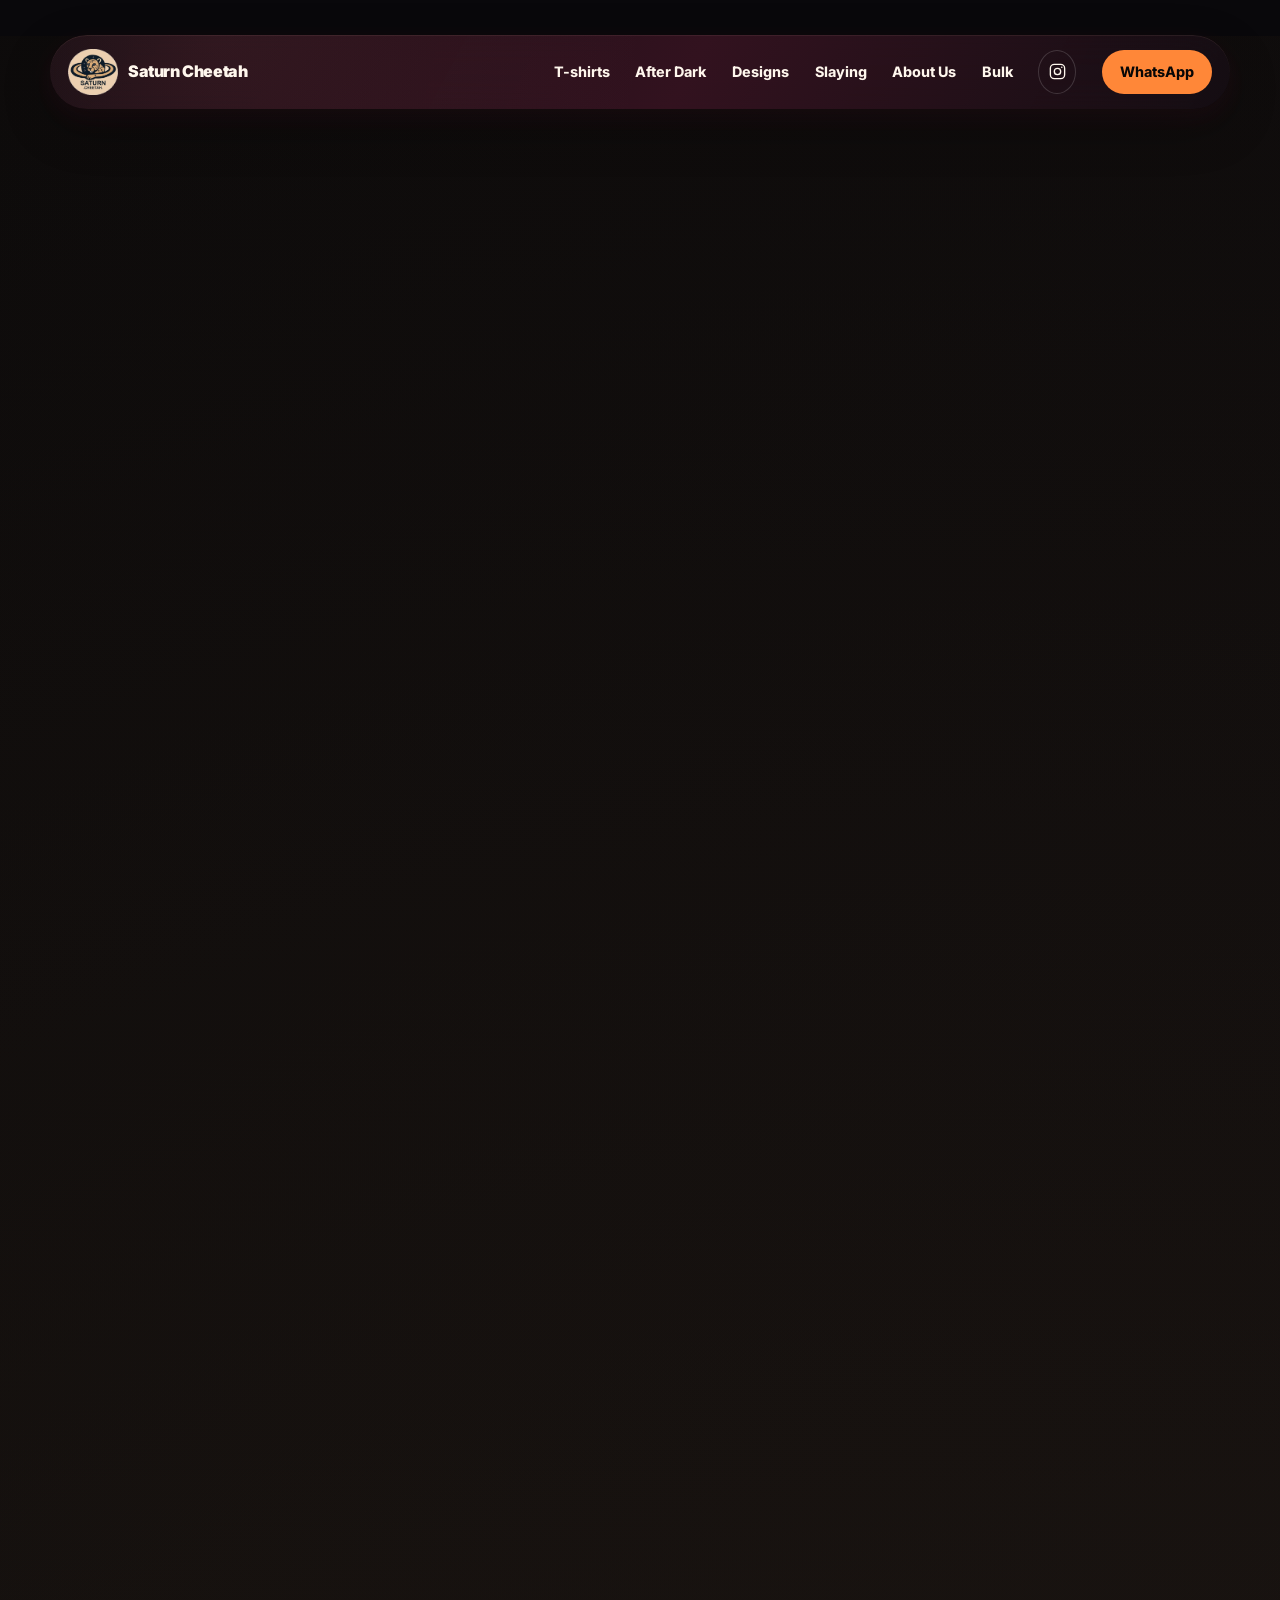
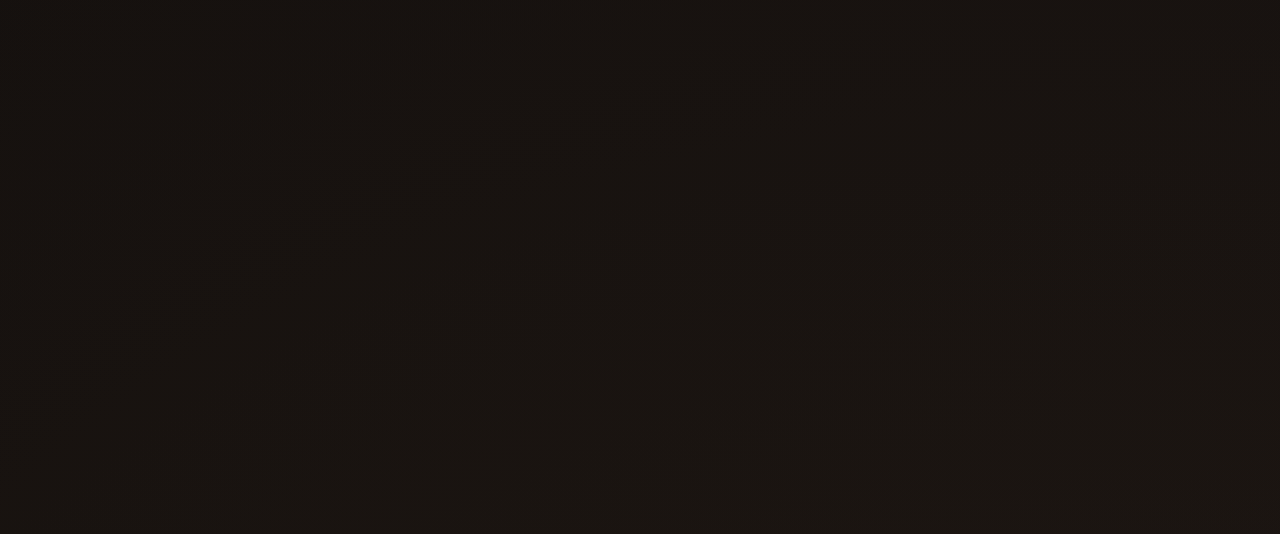
<file: about.html>
<!doctype html>
<html lang="en">
<head>
  <meta charset="utf-8">
  <meta name="viewport" content="width=device-width, initial-scale=1">
  <meta name="description" content="Discover why Dishali Mehta founded Saturn Cheetah and how speed, time and self-expression shaped the brand.">
  <meta name="theme-color" content="#080706">
  <meta name="color-scheme" content="dark">
  <title>About Us | Saturn Cheetah</title>
  <link rel="icon" href="assets/images/brand/favicon-64.png" type="image/png" sizes="64x64">
  <link rel="preconnect" href="https://fonts.googleapis.com">
  <link rel="preconnect" href="https://fonts.gstatic.com" crossorigin>
  <link href="https://fonts.googleapis.com/css2?family=Bodoni+Moda:opsz,wght@6..96,400;6..96,500;6..96,600;6..96,700&amp;family=Inter:wght@400;500;600;700;800&amp;display=swap" rel="stylesheet">
  <link rel="stylesheet" href="assets/css/site.min.css">
  <script src="assets/js/site.min.js" defer></script>
</head>
<body class="home-page about-page">
  <a class="skip-link" href="#main-content">Skip to content</a>

  <header class="site-header" id="top">
    <div class="container nav-shell">
      <a class="brand" href="index.html" aria-label="Saturn Cheetah home">
        <img src="assets/images/brand/saturn-cheetah-logo.webp" alt="" width="512" height="471">
        <span>Saturn Cheetah</span>
      </a>
      <button class="nav-toggle" type="button" aria-label="Open navigation" aria-expanded="false" aria-controls="primary-navigation">
        <span aria-hidden="true"></span><span aria-hidden="true"></span><span aria-hidden="true"></span>
      </button>
      <nav class="primary-nav" id="primary-navigation" aria-label="Primary navigation">
        <a href="index.html#tees">T-shirts</a>
        <a href="index.html#after-dark">After Dark</a>
        <a href="index.html#direction">Designs</a>
        <a href="index.html#slaying">Slaying</a>
        <a href="about.html" aria-current="page">About Us</a>
        <a href="index.html#bulk-tees">Bulk</a>
        <a class="nav-social" href="https://www.instagram.com/saturncheetahstore" target="_blank" rel="noopener noreferrer" aria-label="Visit Saturn Cheetah on Instagram">
          <svg viewBox="0 0 24 24" aria-hidden="true"><rect x="3" y="3" width="18" height="18" rx="5"></rect><circle cx="12" cy="12" r="4"></circle><circle cx="17.4" cy="6.6" r="1"></circle></svg>
        </a>
        <a class="nav-cta" href="https://wa.me/917780478506" target="_blank" rel="noopener noreferrer" data-whatsapp-action="general">WhatsApp</a>
      </nav>
    </div>
  </header>

  <main id="main-content">
    <section class="section origin-section about-origin-section" aria-labelledby="origin-title">
      <div class="container origin-shell">
        <div class="origin-heading">
          <p class="eyebrow">About us</p>
          <h1 id="origin-title">Why Saturn Cheetah?</h1>
          <p class="origin-intro">Founded by <strong>Dishali Mehta</strong>, Saturn Cheetah began with a simple belief: clothing can be a form of self-expression.</p>
        </div>

        <div class="origin-symbols">
          <article class="origin-symbol origin-cheetah">
            <span class="origin-symbol-mark" aria-hidden="true"></span>
            <h2>Cheetah is how we create.</h2>
            <p>Quick, but never careless. Your idea moves from a thought to a finished design with speed, accuracy and care—so the T-shirt reaches you when the feeling still matters.</p>
          </article>
          <article class="origin-symbol origin-saturn">
            <span class="origin-symbol-mark" aria-hidden="true"></span>
            <h2>Saturn is why it stays.</h2>
            <p>A personalised tee holds a piece of you in time. A thought, a memory, a mood or something you have always wanted to say becomes visible—and every time you wear it, the experience becomes yours again.</p>
          </article>
        </div>

        <aside class="founder-note" aria-label="The thought behind Saturn Cheetah">
          <p class="founder-label">The thought behind it</p>
          <div class="founder-story">
            <p>A personalised T-shirt can hold a thought, a memory, a mood—or a part of you that words cannot always capture.</p>
            <p>For an introvert, it can speak before you have to. For an extrovert, it can keep speaking on the days when you do not quite feel like yourself. That is the timeless experience: expressing who you are through what you wear, without needing to find the perfect words.</p>
          </div>
          <div class="founder-identity">
            <figure class="founder-portrait">
              <img src="assets/images/about/dishali-cap-founder.jpg" alt="Dishali Mehta wearing a Saturn Cheetah cap" width="816" height="1000" loading="eager" decoding="async">
            </figure>
            <p class="founder-signature"><strong>Dishali Mehta</strong><span>Founder, Saturn Cheetah</span></p>
          </div>
        </aside>

        <p class="origin-closing">Your thought. Your voice. <span>Your moment, made timeless.</span></p>
        <div class="about-actions">
          <a class="button button-primary about-home-link" href="index.html#direction">Create Something Personal <span aria-hidden="true">↗</span></a>
          <a class="button button-whatsapp" href="https://wa.me/917780478506" target="_blank" rel="noopener noreferrer" data-whatsapp-action="general">Chat on WhatsApp <span aria-hidden="true">↗</span></a>
        </div>
      </div>
    </section>
  </main>

  <footer class="site-footer">
    <div class="container footer-main">
      <a class="footer-brand" href="index.html" aria-label="Saturn Cheetah home">
        <img src="assets/images/brand/saturn-cheetah-logo.webp" alt="" width="512" height="471" loading="lazy" decoding="async">
        <span><strong>Saturn Cheetah</strong><small>Custom T-shirts and bulk merchandise</small></span>
      </a>
      <nav class="footer-links" aria-label="Footer navigation">
        <a href="index.html#tees">T-shirts</a>
        <a href="index.html#direction">Designs</a>
        <a href="about.html" aria-current="page">About Us</a>
        <a href="processing-shipping.html">Processing &amp; Shipping</a>
        <a href="https://wa.me/917780478506" target="_blank" rel="noopener noreferrer" data-whatsapp-action="general">WhatsApp</a>
        <a class="footer-instagram" href="https://www.instagram.com/saturncheetahstore" target="_blank" rel="noopener noreferrer">
          <svg viewBox="0 0 24 24" aria-hidden="true"><rect x="3" y="3" width="18" height="18" rx="5"></rect><circle cx="12" cy="12" r="4"></circle><circle cx="17.4" cy="6.6" r="1"></circle></svg><span>Instagram</span>
        </a>
      </nav>
    </div>
    <div class="container footer-bottom"><p>© <span id="current-year">2026</span> Saturn Cheetah. WhatsApp ordering only; no website payment.</p></div>
  </footer>
</body>
</html>
</file>
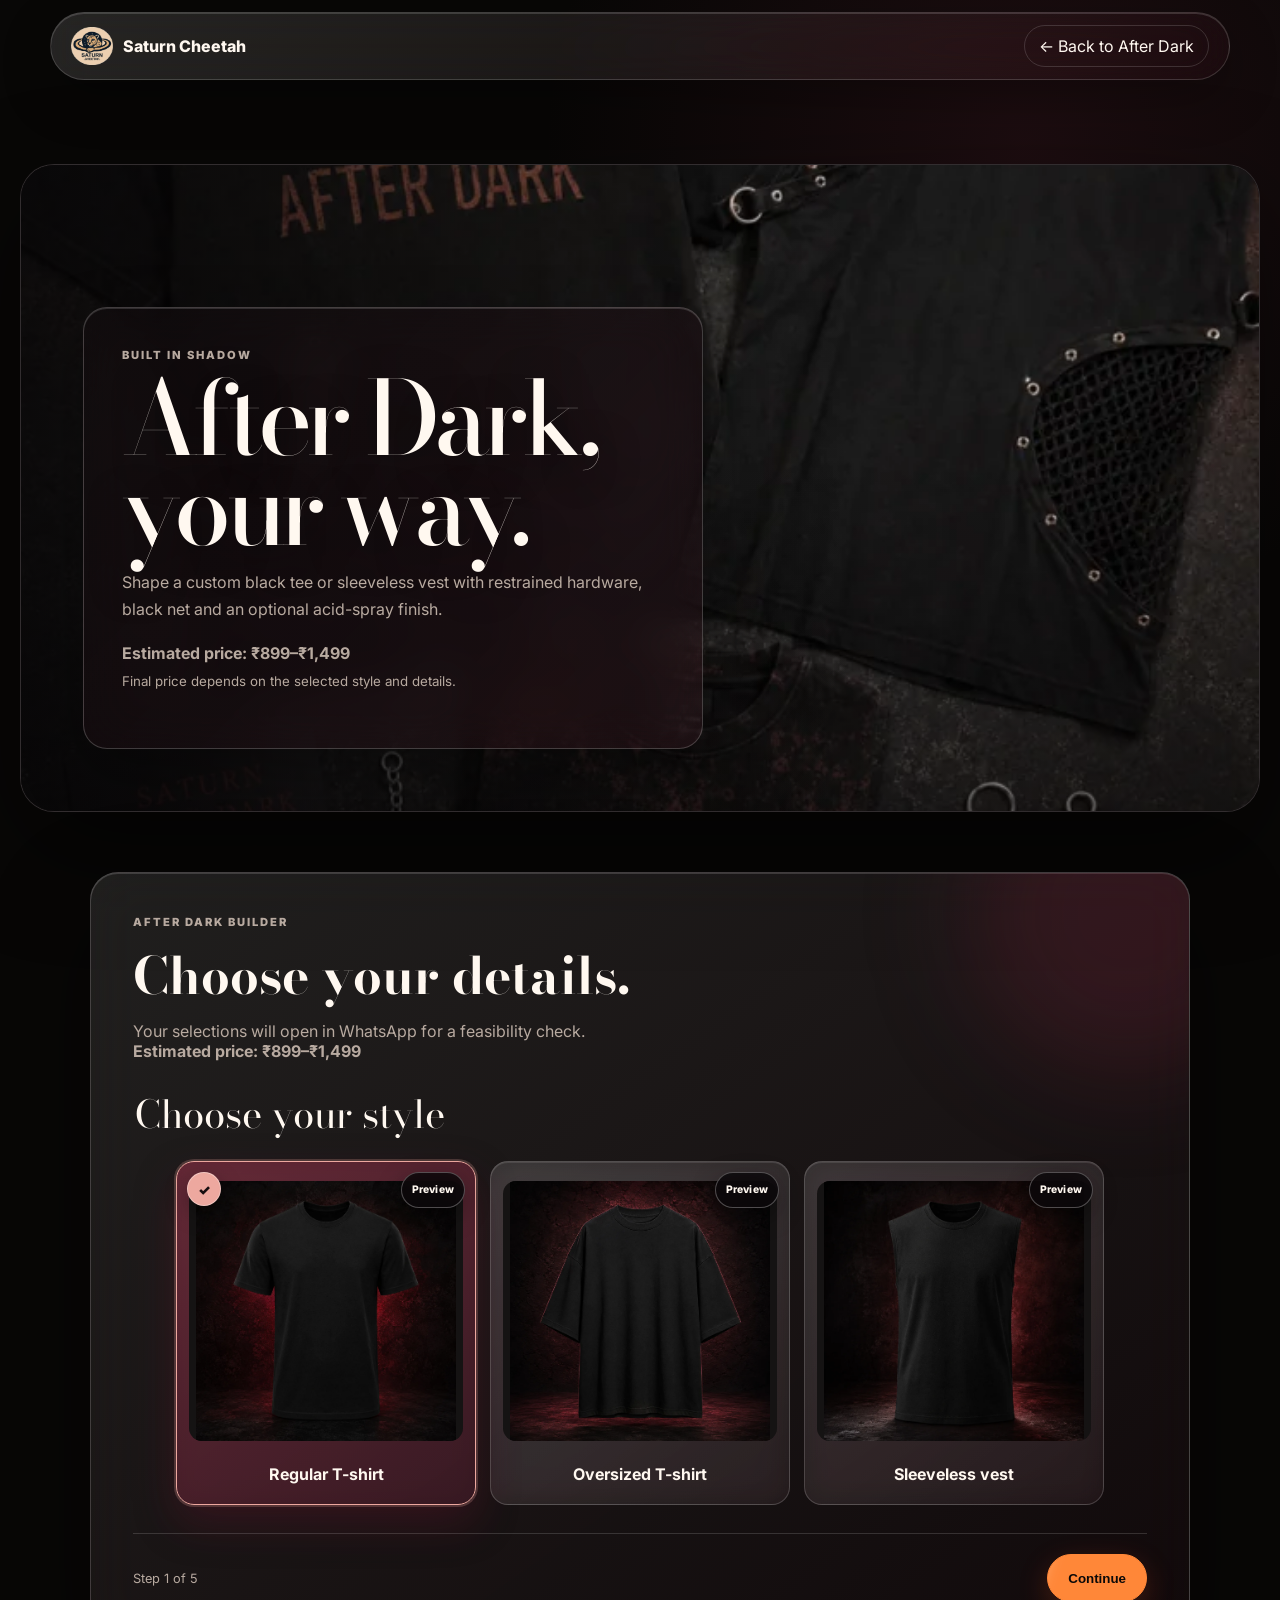
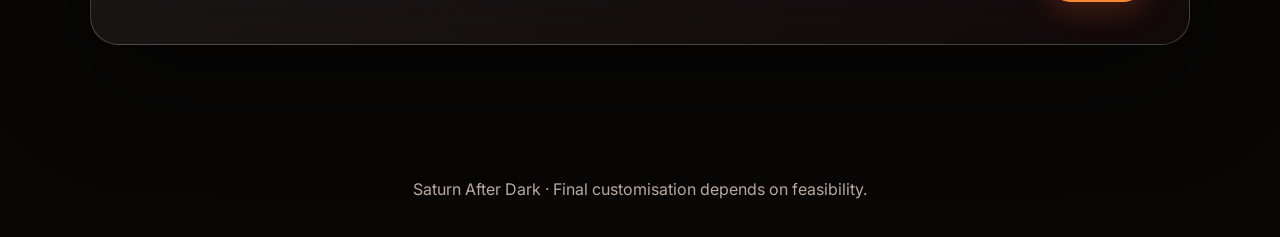
<file: after-dark.html>
<!doctype html>
<html lang="en"><head><meta charset="utf-8"><meta name="viewport" content="width=device-width,initial-scale=1"><meta name="description" content="Build a custom Saturn After Dark piece."><title>Saturn After Dark | Build Your Piece</title><link rel="icon" href="assets/images/brand/favicon-64.png"><link rel="preconnect" href="https://fonts.googleapis.com"><link href="https://fonts.googleapis.com/css2?family=Bodoni+Moda:opsz,wght@6..96,400;6..96,600&amp;family=Inter:wght@400;500;600;700;800&amp;display=swap" rel="stylesheet"><link rel="stylesheet" href="assets/css/journey.css"><script src="assets/js/journey.js" defer></script></head>
<body><header class="journey-nav"><a class="journey-brand" href="index.html"><img src="assets/images/brand/saturn-cheetah-logo.webp" alt="">Saturn Cheetah</a><a class="journey-back" href="index.html#after-dark">← Back to After Dark</a></header><main class="journey-main"><section class="journey-hero"><div class="journey-copy"><p class="eyebrow">Built in shadow</p><h1>After Dark, your way.</h1><p>Shape a custom black tee or sleeveless vest with restrained hardware, black net and an optional acid-spray finish.</p></div><figure class="journey-visual"><img src="assets/images/after-dark-approved/saturn-after-dark-hero-flatlay-720.webp" alt="Saturn After Dark black tee and sleeveless vest with hardware details" width="720" height="899"></figure></section><form class="builder" data-journey data-message="I want a Saturn After Dark custom piece."><header class="builder-head"><p class="eyebrow">After Dark builder</p><h2>Choose your details.</h2><p>Your selections will open in WhatsApp for a feasibility check.</p></header><fieldset class="step" data-step><legend>Choose your style</legend><div class="choices"><label class="choice choice-visual"><input type="radio" name="Style" value="Regular T-shirt" checked><span><img src="assets/images/after-dark-approved/sad-style-regular-tee.webp" alt="Regular T-shirt in the After Dark style"><b>Regular T-shirt</b></span></label><label class="choice choice-visual"><input type="radio" name="Style" value="Oversized T-shirt"><span><img src="assets/images/after-dark-approved/sad-style-oversized-tee.webp" alt="Oversized T-shirt in the After Dark style"><b>Oversized T-shirt</b></span></label><label class="choice choice-visual"><input type="radio" name="Style" value="Sleeveless vest"><span><img src="assets/images/after-dark-approved/sad-style-sleeveless-vest.webp" alt="Sleeveless vest in the After Dark style"><b>Sleeveless vest</b></span></label></div></fieldset><fieldset class="step" data-step><legend>Add your details</legend><div class="choices"><label class="choice choice-visual"><input type="checkbox" name="Detail" value="Silver rings"><span><img src="assets/images/after-dark-approved/sad-detail-silver-rings.webp" alt="Silver ring detail reference"><b>Silver rings</b></span></label><label class="choice choice-visual"><input type="checkbox" name="Detail" value="Eyelets"><span><img src="assets/images/after-dark-approved/sad-detail-eyelets.webp" alt="Eyelet detail reference"><b>Eyelets</b></span></label><label class="choice choice-visual"><input type="checkbox" name="Detail" value="Chains"><span><img src="assets/images/after-dark-approved/sad-detail-chains.webp" alt="Chain detail reference"><b>Chains</b></span></label><label class="choice choice-visual"><input type="checkbox" name="Detail" value="Metal pressings"><span><img src="assets/images/after-dark-approved/sad-detail-metal-pressings.webp" alt="Metal pressing detail reference"><b>Metal pressings</b></span></label><label class="choice choice-visual"><input type="checkbox" name="Detail" value="Black net"><span><img src="assets/images/after-dark-approved/sad-detail-black-net.webp" alt="Black net detail reference"><b>Black net</b></span></label></div></fieldset><fieldset class="step" data-step><legend>Choose the finish</legend><div class="choices"><label class="choice choice-visual"><input type="radio" name="Finish" value="Clean black" checked><span><img src="assets/images/after-dark-approved/sad-style-regular-tee.webp" alt="Clean black finish reference"><b>Clean black</b></span></label><label class="choice choice-visual"><input type="radio" name="Finish" value="Acid spray"><span><img src="assets/images/after-dark-approved/sad-finish-acid-spray.webp" alt="Acid spray finish reference"><b>Acid spray</b></span></label></div></fieldset><fieldset class="step" data-step><legend>Choose your size</legend><div class="choices"><label class="choice"><input type="radio" name="Size" value="XS"><span>XS</span></label><label class="choice"><input type="radio" name="Size" value="S"><span>S</span></label><label class="choice"><input type="radio" name="Size" value="M" checked><span>M</span></label><label class="choice"><input type="radio" name="Size" value="L"><span>L</span></label><label class="choice"><input type="radio" name="Size" value="XL"><span>XL</span></label><label class="choice"><input type="radio" name="Size" value="XXL"><span>XXL</span></label></div></fieldset><fieldset class="step" data-step><legend>How many pieces?</legend><label class="field">Quantity<input name="Quantity" type="number" min="1" max="500" value="1" required></label></fieldset><p class="summary" data-summary hidden></p><div class="builder-nav"><span class="progress" data-counter></span><div class="actions"><button class="button" type="button" data-back>Back</button><button class="button button-primary" type="button" data-next>Continue</button></div></div></form></main><footer class="journey-footer">Saturn After Dark · Final customisation depends on feasibility.</footer></body></html>
</file>
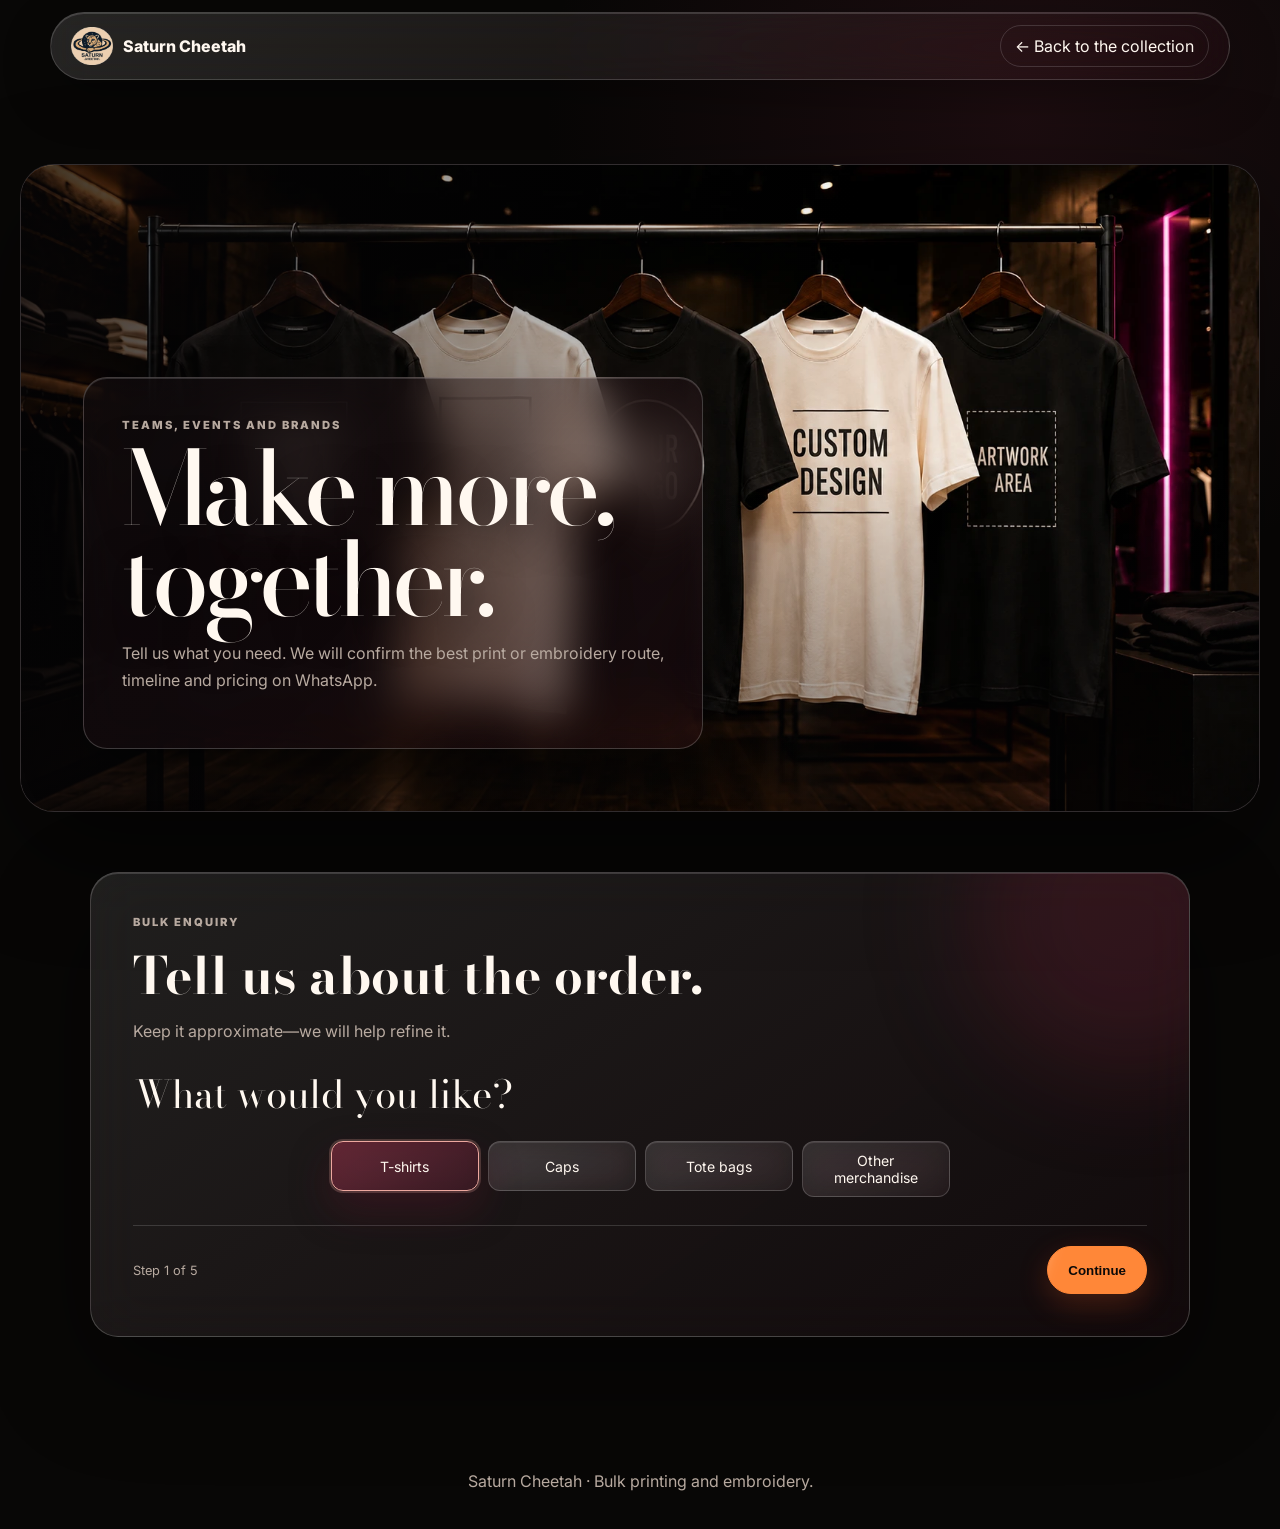
<file: bulk.html>
<!doctype html>
<html lang="en"><head><meta charset="utf-8"><meta name="viewport" content="width=device-width,initial-scale=1"><meta name="description" content="Request a Saturn Cheetah bulk merchandise quote."><title>Bulk Merchandise | Saturn Cheetah</title><link rel="icon" href="assets/images/brand/favicon-64.png"><link rel="preconnect" href="https://fonts.googleapis.com"><link href="https://fonts.googleapis.com/css2?family=Bodoni+Moda:opsz,wght@6..96,400;6..96,600&amp;family=Inter:wght@400;500;600;700;800&amp;display=swap" rel="stylesheet"><link rel="stylesheet" href="assets/css/journey.css"><script src="assets/js/journey.js" defer></script></head>
<body><header class="journey-nav"><a class="journey-brand" href="index.html"><img src="assets/images/brand/saturn-cheetah-logo.webp" alt="">Saturn Cheetah</a><a class="journey-back" href="index.html#bulk-tees">← Back to the collection</a></header><main class="journey-main"><section class="journey-hero"><div class="journey-copy"><p class="eyebrow">Teams, events and brands</p><h1>Make more, together.</h1><p>Tell us what you need. We will confirm the best print or embroidery route, timeline and pricing on WhatsApp.</p></div><figure class="journey-visual"><img src="assets/images/editorial/custom-print-rail.webp" alt="Custom logo and artwork placement examples on a boutique T-shirt rail" width="1672" height="941"></figure></section><form class="builder" data-journey data-message="I want a Saturn Cheetah bulk merchandise quote."><header class="builder-head"><p class="eyebrow">Bulk enquiry</p><h2>Tell us about the order.</h2><p>Keep it approximate—we will help refine it.</p></header><fieldset class="step" data-step><legend>What would you like?</legend><div class="choices"><label class="choice"><input type="radio" name="Product" value="T-shirts" checked><span>T-shirts</span></label><label class="choice"><input type="radio" name="Product" value="Caps"><span>Caps</span></label><label class="choice"><input type="radio" name="Product" value="Tote bags"><span>Tote bags</span></label><label class="choice"><input type="radio" name="Product" value="Other merchandise"><span>Other merchandise</span></label></div></fieldset><fieldset class="step" data-step><legend>Choose the technique</legend><div class="choices"><label class="choice"><input type="radio" name="Technique" value="Printing" checked><span>Printing</span></label><label class="choice"><input type="radio" name="Technique" value="Embroidery"><span>Embroidery</span></label><label class="choice"><input type="radio" name="Technique" value="Need advice"><span>Help me choose</span></label></div></fieldset><fieldset class="step" data-step><legend>Approximately how many?</legend><label class="field">Quantity<input name="Quantity" type="number" min="5" max="5000" value="25" required></label></fieldset><fieldset class="step" data-step><legend>When and where?</legend><div class="field"><label>Needed by<input name="Needed by" type="text" placeholder="Approximate date"></label><label>Delivery city<input name="City" type="text" autocomplete="address-level2" required></label></div></fieldset><fieldset class="step" data-step><legend>Anything else we should know?</legend><label class="field">Notes<textarea name="Notes" rows="4" placeholder="Sizes, artwork, event or branding details"></textarea></label></fieldset><p class="summary" data-summary hidden></p><div class="builder-nav"><span class="progress" data-counter></span><div class="actions"><button class="button" type="button" data-back>Back</button><button class="button button-primary" type="button" data-next>Continue</button></div></div></form></main><footer class="journey-footer">Saturn Cheetah · Bulk printing and embroidery.</footer></body></html>
</file>
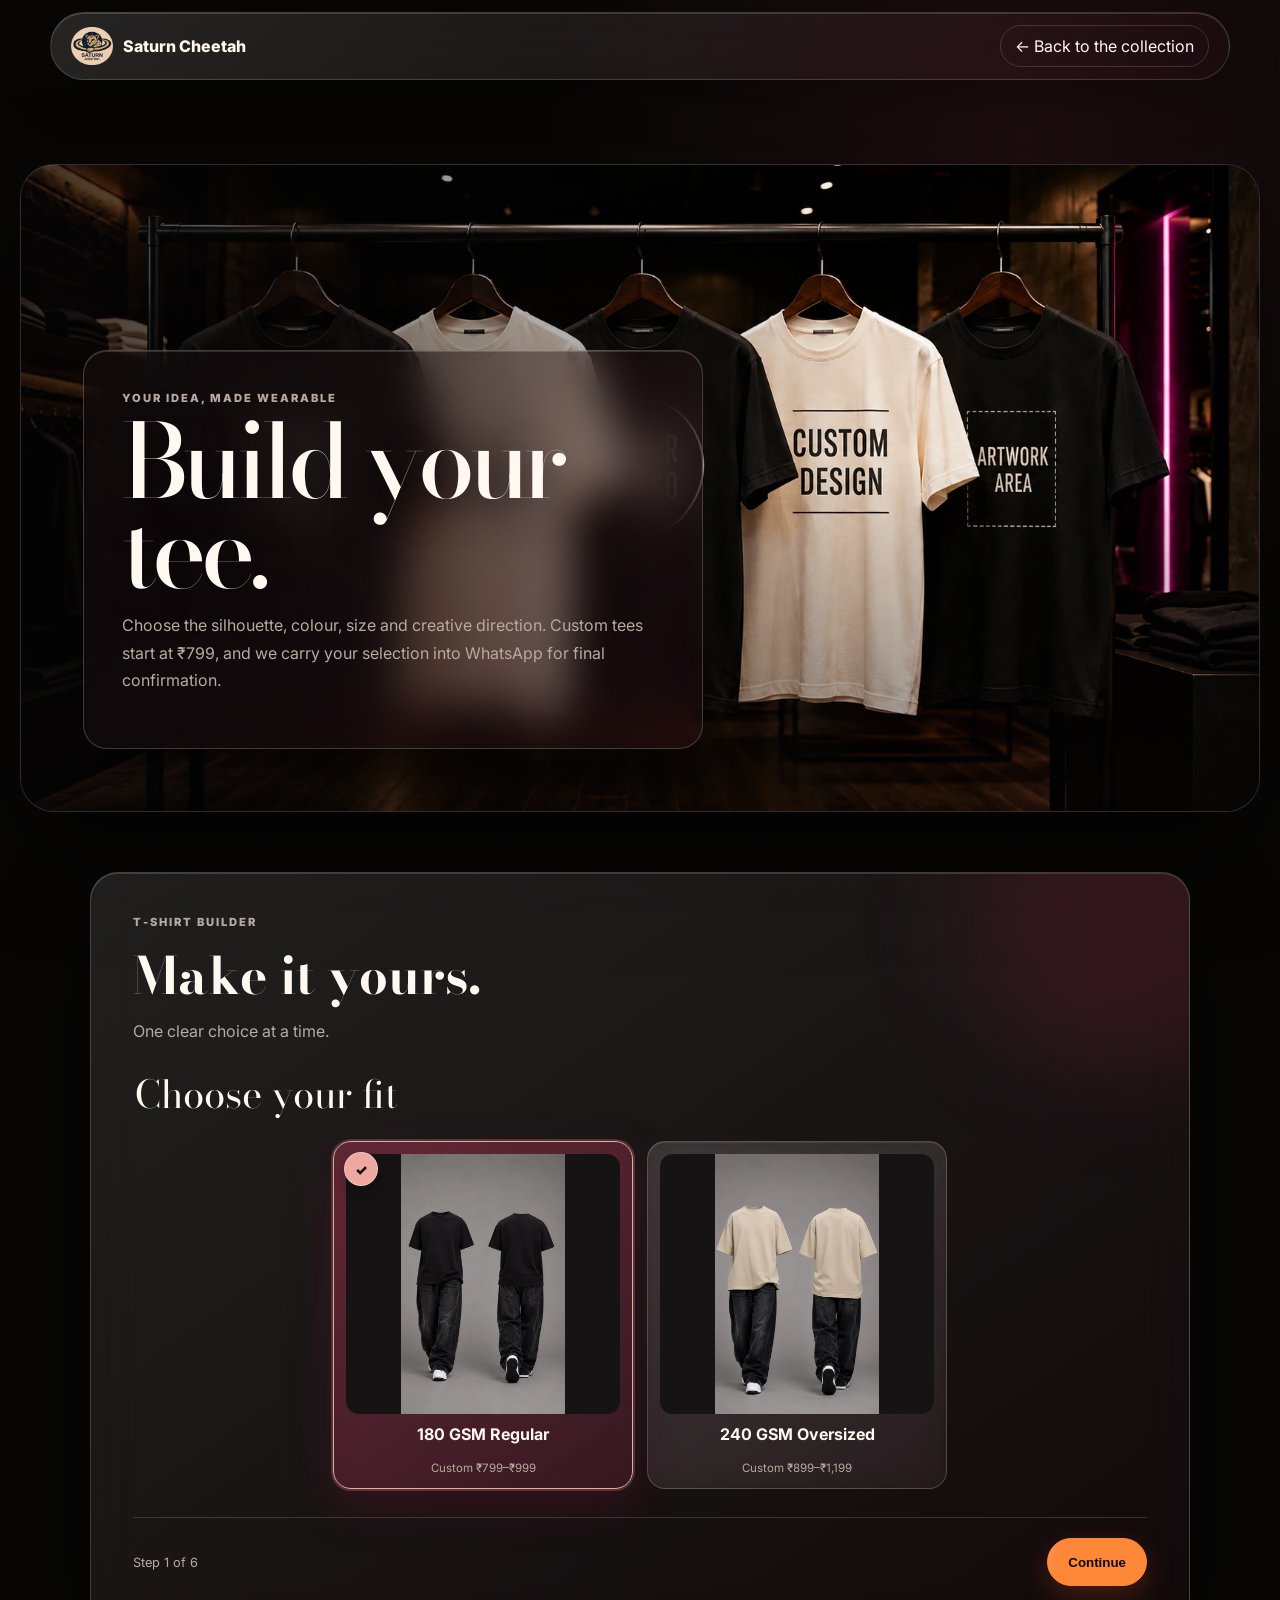
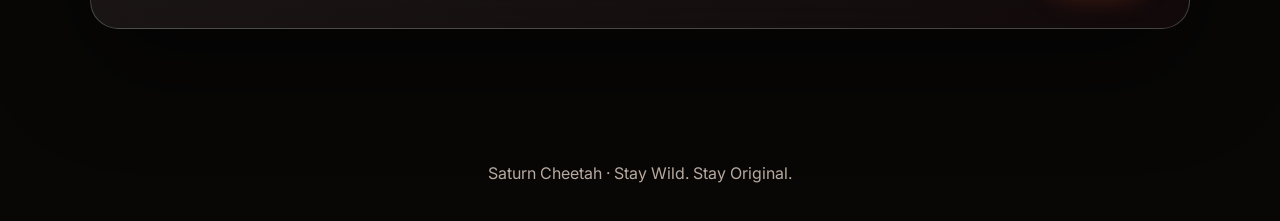
<file: customise.html>
<!doctype html>
<html lang="en">
<head>
  <meta charset="utf-8">
  <meta name="viewport" content="width=device-width,initial-scale=1">
  <meta name="description" content="Build your custom Saturn Cheetah T-shirt.">
  <title>Customise Your T-shirt | Saturn Cheetah</title>
  <link rel="icon" href="assets/images/brand/favicon-64.png">
  <link rel="preconnect" href="https://fonts.googleapis.com">
  <link href="https://fonts.googleapis.com/css2?family=Bodoni+Moda:opsz,wght@6..96,400;6..96,600&amp;family=Inter:wght@400;500;600;700;800&amp;display=swap" rel="stylesheet">
  <link rel="stylesheet" href="assets/css/journey.css">
  <link rel="stylesheet" href="assets/css/customer.css">
  <script src="assets/js/journey.js" defer></script>
</head>
<body>
  <header class="journey-nav">
    <a class="journey-brand" href="index.html"><img src="assets/images/brand/saturn-cheetah-logo.webp" alt="">Saturn Cheetah</a>
    <a class="journey-back" href="index.html#tees">← Back to the collection</a>
  </header>
  <main class="journey-main">
    <section class="journey-hero">
      <div class="journey-copy">
        <p class="eyebrow">Your idea, made wearable</p>
        <h1>Build your tee.</h1>
        <p>Choose the silhouette, colour, size and creative direction. Custom tees start at ₹799, and we carry your selection into WhatsApp for final confirmation.</p>
      </div>
      <figure class="journey-visual"><img src="assets/images/editorial/custom-print-rail.webp" alt="Customisable black and ivory T-shirts displayed on a boutique rail" width="1672" height="941"></figure>
    </section>

    <form class="builder" data-journey data-price-mode="tee" data-message="I want to customise a Saturn Cheetah T-shirt.">
      <header class="builder-head"><p class="eyebrow">T-shirt builder</p><h2>Make it yours.</h2><p>One clear choice at a time.</p></header>

      <fieldset class="step" data-step>
        <legend>Choose your fit</legend>
        <div class="choices choices-visual">
          <label class="choice choice-visual"><input type="radio" name="Fit" value="180 GSM Regular" data-product-key="180" checked><span><img src="assets/images/products/180/tshirt-180-black-640.webp" alt="Regular-fit black T-shirt reference"><b>180 GSM Regular</b><small>Custom ₹799–₹999</small></span></label>
          <label class="choice choice-visual"><input type="radio" name="Fit" value="240 GSM Oversized" data-product-key="240"><span><img src="assets/images/products/240/tshirt-240-off-white-640.webp" alt="Oversized black T-shirt reference"><b>240 GSM Oversized</b><small>Custom ₹899–₹1,199</small></span></label>
        </div>
      </fieldset>

      <fieldset class="step" data-step>
        <legend>Choose your colour</legend>
        <div class="choices choices-visual" data-colour-choices></div>
      </fieldset>

      <fieldset class="step" data-step>
        <legend>Choose your size</legend>
        <p class="path-note">All sizes are unisex. For the best fit, compare the guide with a T-shirt you already love. Between two sizes? Choose the larger one for more comfort.</p>
        <div class="choices" id="size-choices">
          <label class="choice"><input type="radio" name="Size" value="XS"><span>XS</span></label>
          <label class="choice"><input type="radio" name="Size" value="S"><span>S</span></label>
          <label class="choice"><input type="radio" name="Size" value="M" checked><span>M</span></label>
          <label class="choice"><input type="radio" name="Size" value="L"><span>L</span></label>
          <label class="choice"><input type="radio" name="Size" value="XL"><span>XL</span></label>
          <label class="choice"><input type="radio" name="Size" value="XXL"><span>XXL</span></label>
        </div>
        <section class="builder-size-guide" aria-labelledby="builder-size-guide-title">
          <h3 id="builder-size-guide-title">180 GSM Regular Fit</h3>
          <p id="builder-size-guide-note">Unisex · Measurements in inches</p>
          <div class="builder-size-table-wrap"><table><thead id="builder-size-guide-head"></thead><tbody id="builder-size-guide-body"></tbody></table></div>
          <small id="builder-size-guide-help">Body chest is measured around you. Garment chest is the full T-shirt circumference.</small>
        </section>
      </fieldset>

      <fieldset class="step" data-step>
        <legend>Choose your design direction</legend>
        <div class="choices choices-visual">
          <label class="choice choice-visual"><input type="radio" name="Design" value="Help me create it" checked><span><img src="assets/images/boutique/featured-tshirt-design.webp" alt="Custom design consultation reference"><b>Help me create it</b><small>Price depends on print size</small></span></label>
          <label class="choice choice-visual"><input type="radio" name="Design" value="Choose a store design"><span><img src="assets/images/designs/editorial/resurrection-editorial.webp" alt="Saturn Cheetah Resurrection design reference"><b>Choose a store design</b><small>180 GSM ₹799 · 240 GSM ₹999</small></span></label>
        </div>
      </fieldset>

      <fieldset class="step artwork-step" data-step>
        <legend data-artwork-step-title>Share your direction</legend>
        <div data-artwork-path="help">
          <label class="field">Tell us what you want<textarea name="Design instructions" rows="4" placeholder="Wording, colours, placement or the idea you want us to help create"></textarea></label>
          <p class="path-note">You can share any reference image directly in WhatsApp after continuing.</p>
        </div>
        <div data-artwork-path="store" hidden>
          <p class="path-note">Choose one Saturn Cheetah design to continue.</p>
          <div class="choices choices-visual store-design-choices">
            <label class="choice choice-visual"><input type="radio" name="Store design" value="Echo Silhouette" disabled><span><img src="assets/images/designs/editorial/echo-silhouette-editorial.webp" alt="Echo Silhouette design"><b>Echo Silhouette</b></span></label>
            <label class="choice choice-visual"><input type="radio" name="Store design" value="Find Your Balance" disabled><span><img src="assets/images/designs/editorial/find-your-balance-editorial.webp" alt="Find Your Balance design"><b>Find Your Balance</b></span></label>
            <label class="choice choice-visual"><input type="radio" name="Store design" value="Resurrection" disabled><span><img src="assets/images/designs/editorial/resurrection-editorial.webp" alt="Resurrection design"><b>Resurrection</b></span></label>
            <label class="choice choice-visual"><input type="radio" name="Store design" value="Knowledge Is Power" disabled><span><img src="assets/images/designs/editorial/knowledge-is-power-editorial.webp" alt="Knowledge Is Power design"><b>Knowledge Is Power</b></span></label>
            <label class="choice choice-visual"><input type="radio" name="Store design" value="Prism Beauty" disabled><span><img src="assets/images/designs/editorial/prism-beauty-editorial.webp" alt="Prism Beauty design"><b>Prism Beauty</b></span></label>
          </div>
        </div>
      </fieldset>

      <fieldset class="step" data-step>
        <legend>How many do you need?</legend>
        <label class="field">Quantity<input name="Quantity" type="number" min="1" max="500" value="1" required></label>
      </fieldset>

      <p class="summary" data-summary hidden></p>
      <p class="journey-policy-note">Exact price is confirmed before production. Delivery details are confirmed before payment. Customised orders cannot be returned for change of mind; damaged, defective or incorrect orders will be reviewed and resolved.</p>
      <div class="builder-nav"><span class="progress" data-counter></span><div class="actions"><button class="button" type="button" data-back>Back</button><button class="button button-primary" type="button" data-next>Continue</button></div></div>
    </form>
  </main>
  <footer class="journey-footer">Saturn Cheetah · Stay Wild. Stay Original.</footer>
</body>
</html>
</file>
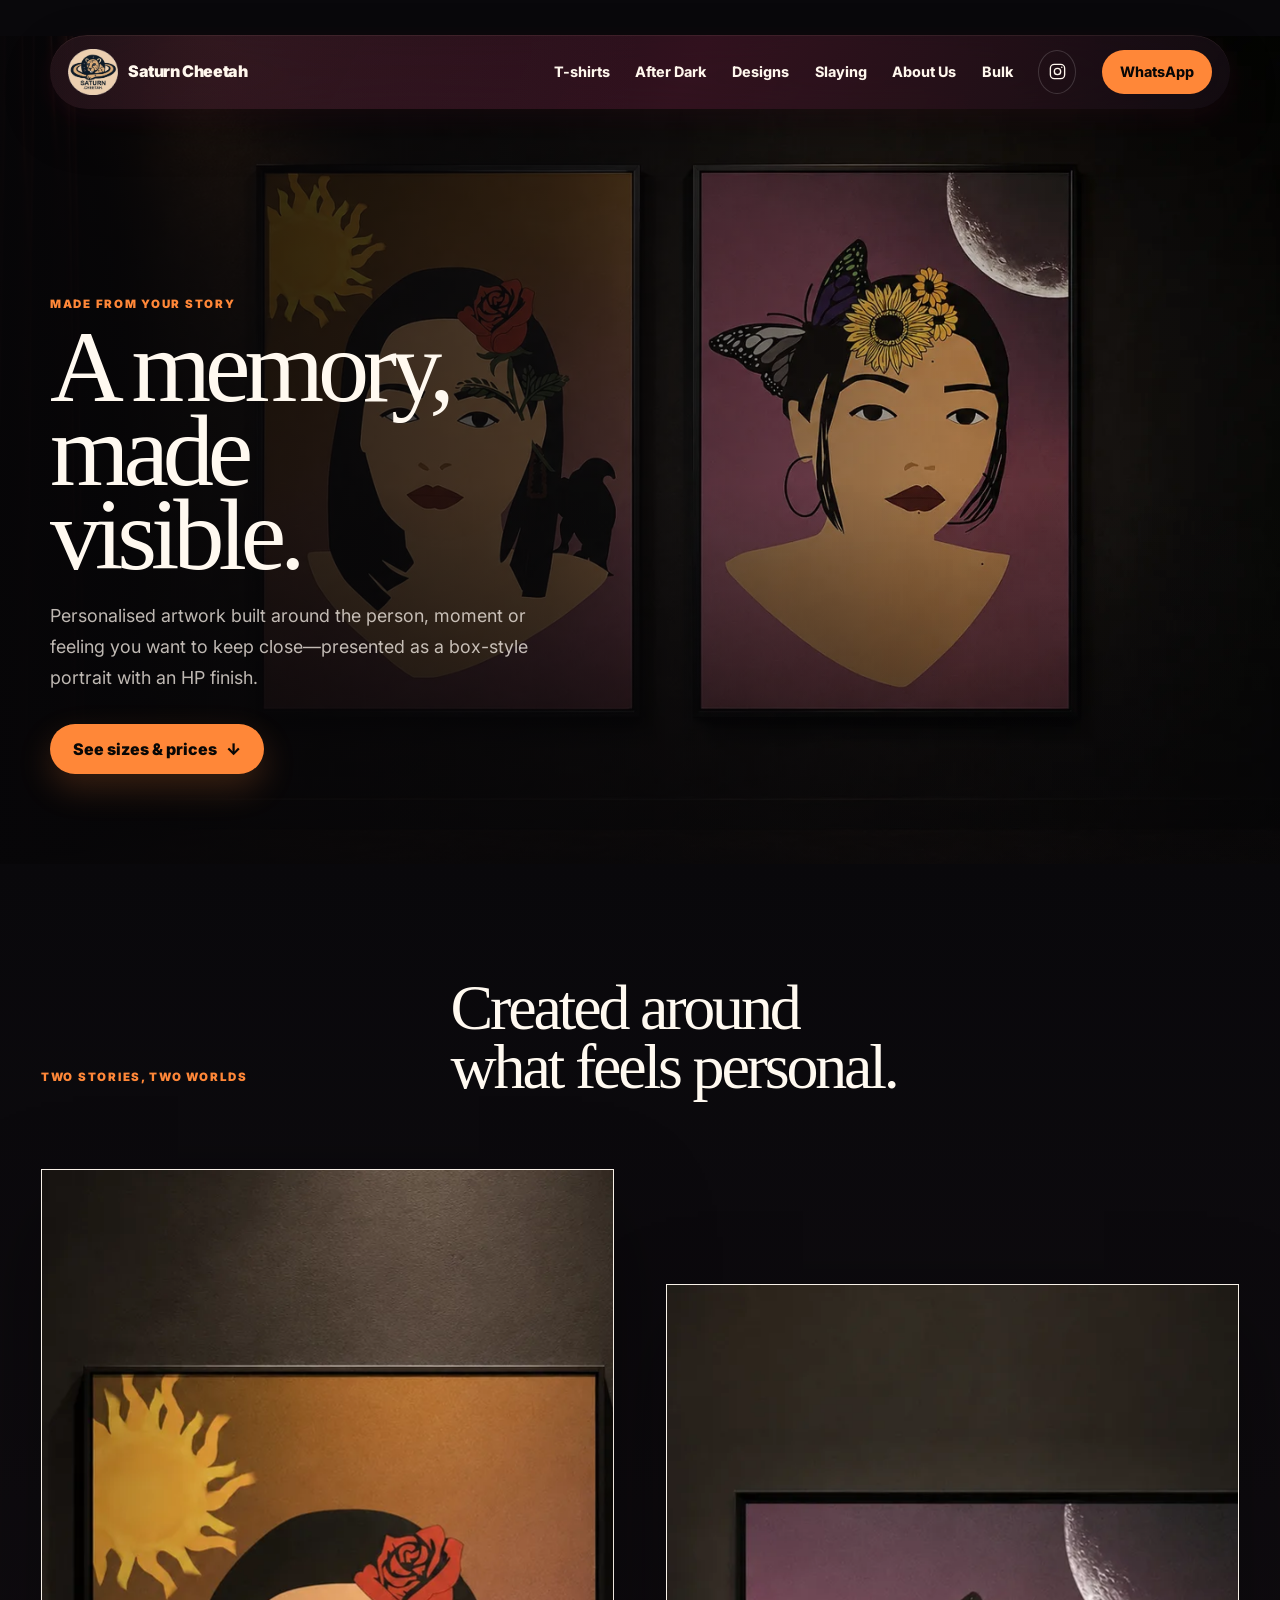
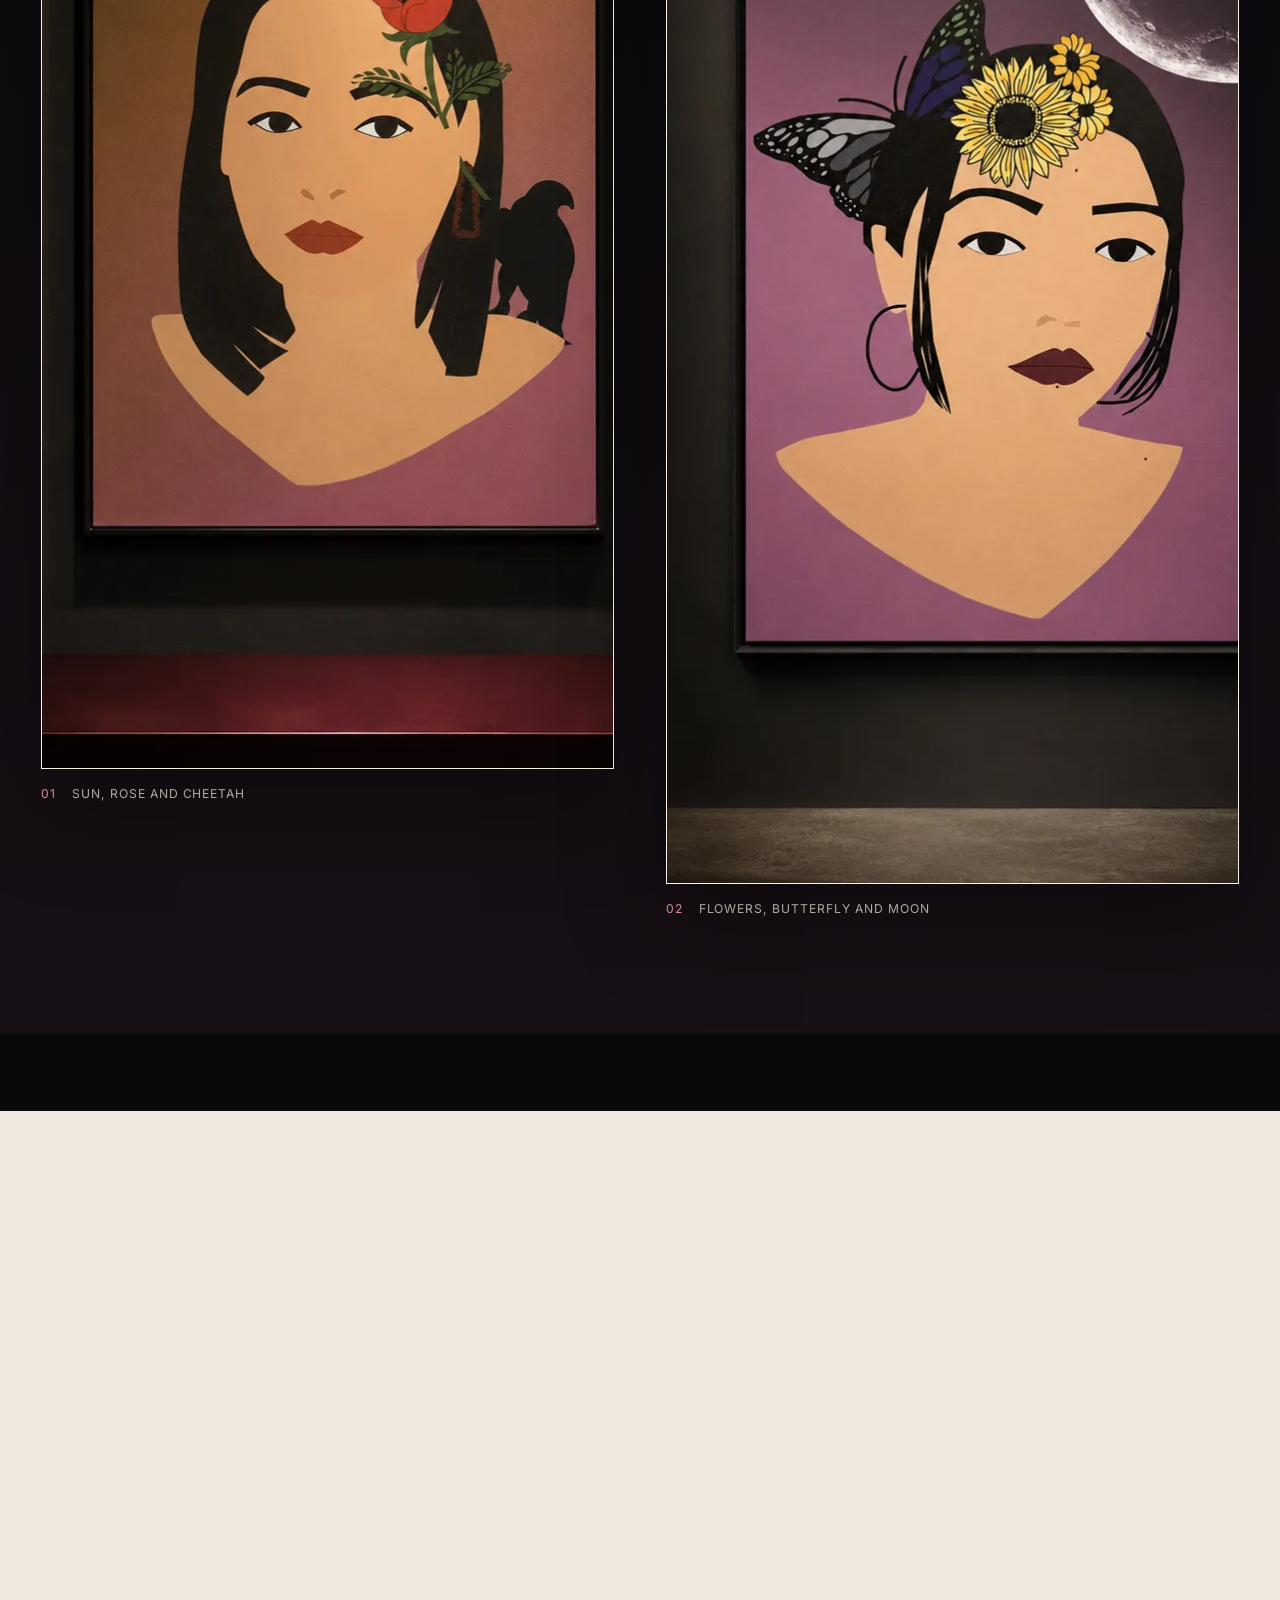
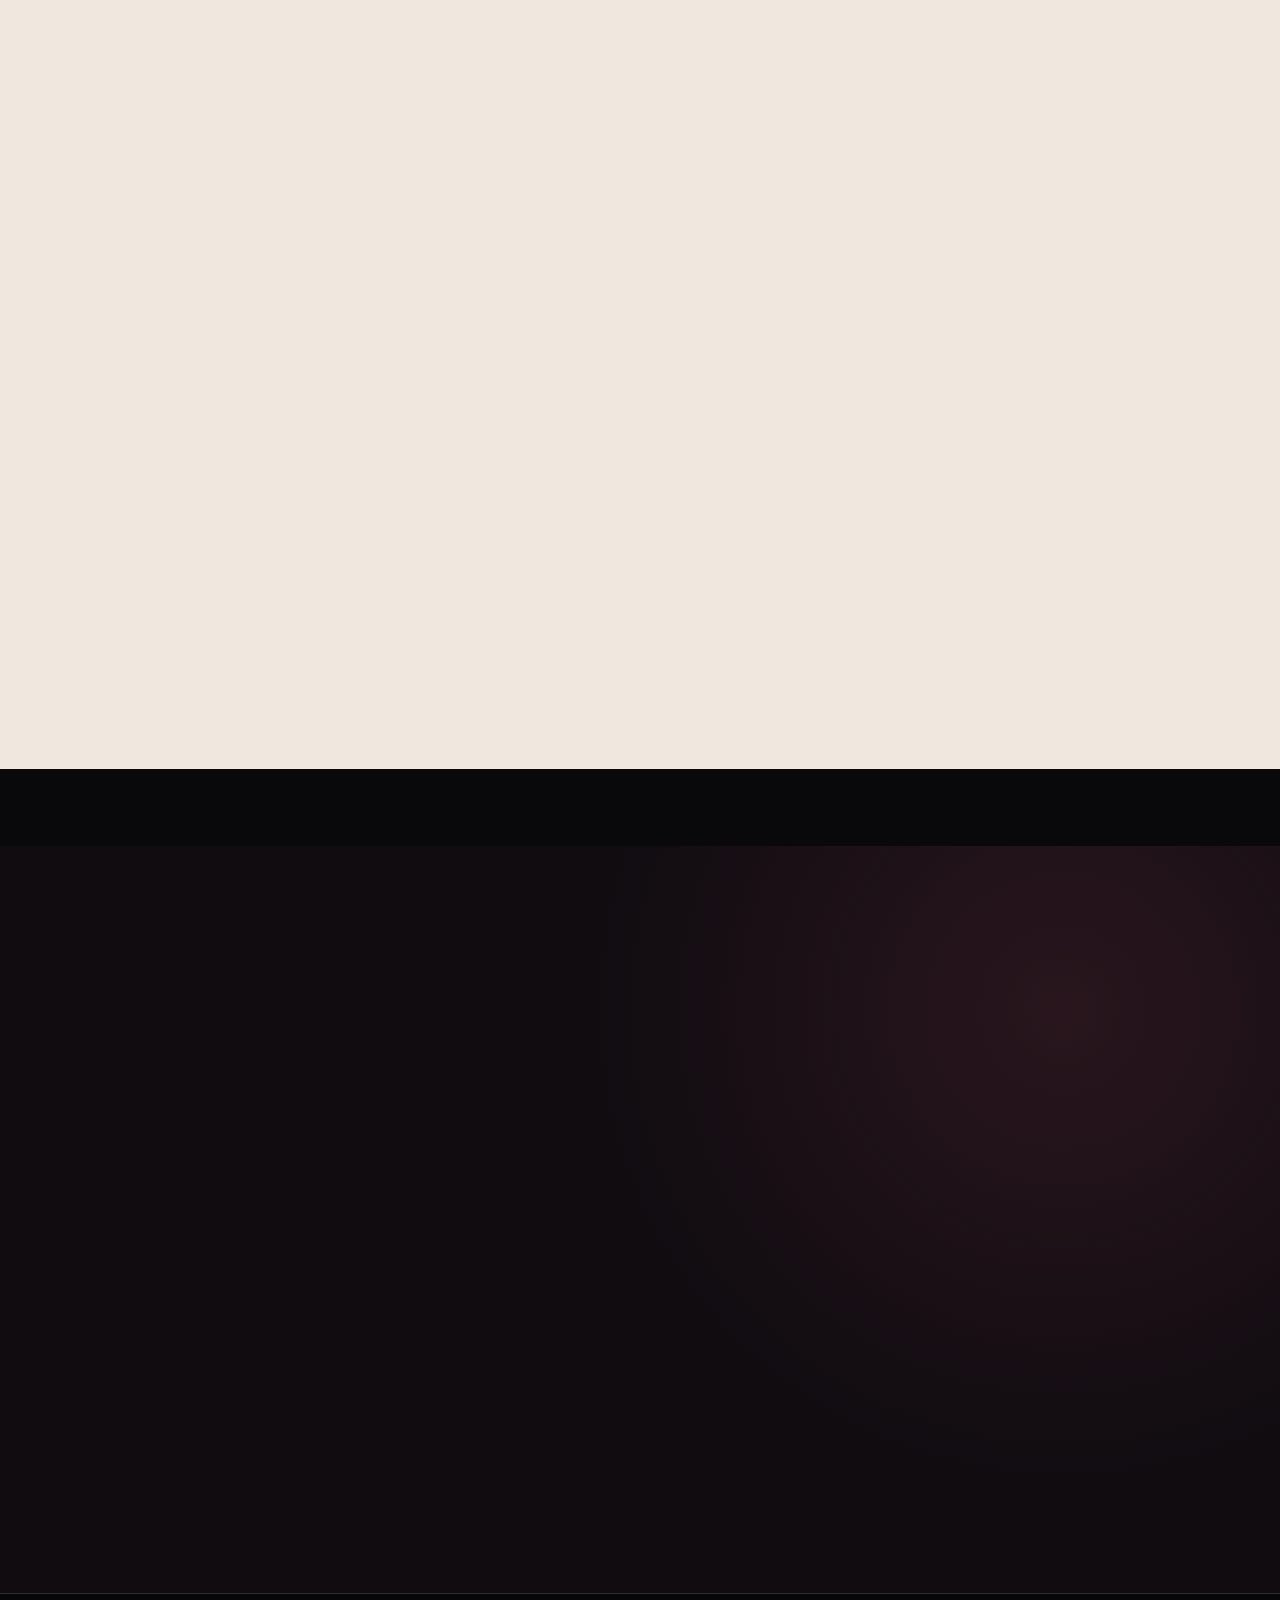
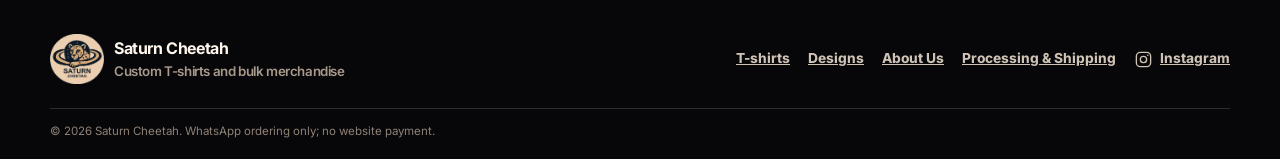
<file: portraits.html>
<!doctype html>
<html lang="en">
<head>
  <meta charset="utf-8">
  <meta name="viewport" content="width=device-width, initial-scale=1">
  <meta name="description" content="Explore made-to-order Saturn Cheetah personalised box-style portraits in an HP finish, available in five sizes from ₹900.">
  <meta name="theme-color" content="#080706">
  <meta name="color-scheme" content="dark">
  <title>Custom Portraits | Saturn Cheetah</title>
  <link rel="icon" href="assets/images/brand/favicon-64.png" type="image/png" sizes="64x64">
  <link rel="preconnect" href="https://fonts.googleapis.com">
  <link rel="preconnect" href="https://fonts.gstatic.com" crossorigin>
  <link href="https://fonts.googleapis.com/css2?family=Bodoni+Moda:opsz,wght@6..96,400;6..96,500;6..96,600;6..96,700&amp;family=Inter:wght@400;500;600;700;800&amp;display=swap" rel="stylesheet">
  <link rel="stylesheet" href="assets/css/site.min.css">
  <script src="assets/js/site.min.js" defer></script>
</head>
<body class="home-page portrait-page">
  <a class="skip-link" href="#main-content">Skip to content</a>

  <header class="site-header" id="top">
    <div class="container nav-shell">
      <a class="brand" href="index.html" aria-label="Saturn Cheetah home">
        <img src="assets/images/brand/saturn-cheetah-logo.webp" alt="" width="512" height="471">
        <span>Saturn Cheetah</span>
      </a>
      <button class="nav-toggle" type="button" aria-label="Open navigation" aria-expanded="false" aria-controls="primary-navigation">
        <span aria-hidden="true"></span><span aria-hidden="true"></span><span aria-hidden="true"></span>
      </button>
      <nav class="primary-nav" id="primary-navigation" aria-label="Primary navigation">
        <a href="index.html#tees">T-shirts</a>
        <a href="index.html#after-dark">After Dark</a>
        <a href="index.html#direction">Designs</a>
        <a href="index.html#slaying">Slaying</a>
        <a href="about.html">About Us</a>
        <a href="index.html#bulk-tees">Bulk</a>
        <a class="nav-social" href="https://www.instagram.com/saturncheetahstore" target="_blank" rel="noopener noreferrer" aria-label="Visit Saturn Cheetah on Instagram">
          <svg viewBox="0 0 24 24" aria-hidden="true"><rect x="3" y="3" width="18" height="18" rx="5"></rect><circle cx="12" cy="12" r="4"></circle><circle cx="17.4" cy="6.6" r="1"></circle></svg>
        </a>
        <a class="nav-cta" href="https://wa.me/917780478506" target="_blank" rel="noopener noreferrer" data-portrait-enquiry>WhatsApp</a>
      </nav>
    </div>
  </header>

  <main id="main-content">
    <section class="portrait-page-hero" aria-labelledby="portraits-page-title">
      <figure class="portrait-page-hero-image">
        <img src="assets/images/portraits/portrait-gallery-pair.webp" alt="Two personalised box-style portraits displayed on a dark gallery wall" width="1440" height="960" fetchpriority="high" decoding="async">
      </figure>
      <div class="container portrait-page-hero-copy">
        <p class="eyebrow">Made from your story</p>
        <h1 id="portraits-page-title">A memory,<br>made visible.</h1>
        <p>Personalised artwork built around the person, moment or feeling you want to keep close—presented as a box-style portrait with an HP finish.</p>
        <a class="button button-primary" href="#portrait-sizes">See sizes &amp; prices <span aria-hidden="true">↓</span></a>
      </div>
    </section>

    <section class="section portrait-story" aria-labelledby="portrait-story-title">
      <div class="container">
        <header class="portrait-page-heading">
          <p class="eyebrow">Two stories, two worlds</p>
          <h2 id="portrait-story-title">Created around what feels personal.</h2>
        </header>
        <div class="portrait-story-grid">
          <figure>
            <img src="assets/images/portraits/portrait-sun-rose.webp" alt="Personalised portrait featuring sun, rose and cheetah artwork" width="960" height="1200" loading="lazy" decoding="async">
            <figcaption><span>01</span> Sun, rose and cheetah</figcaption>
          </figure>
          <figure>
            <img src="assets/images/portraits/portrait-butterfly-moon.webp" alt="Personalised portrait featuring flowers, a butterfly and moon artwork" width="960" height="1200" loading="lazy" decoding="async">
            <figcaption><span>02</span> Flowers, butterfly and moon</figcaption>
          </figure>
        </div>
      </div>
    </section>

    <section class="section portrait-finish" aria-labelledby="portrait-finish-title">
      <div class="container portrait-finish-grid">
        <figure>
          <img src="assets/images/portraits/portrait-box-hp-detail.webp" alt="Angled close-up showing the depth and HP finish of a box-style portrait" width="1000" height="1000" loading="lazy" decoding="async">
        </figure>
        <div class="portrait-finish-copy">
          <p class="eyebrow">The finished piece</p>
          <h2 id="portrait-finish-title">Box-style depth.<br>HP finish.</h2>
          <p>The dimensional box-style presentation gives the artwork presence from the front and the side, while the HP finish completes the piece.</p>
          <ul aria-label="Portrait features">
            <li>Made to order</li>
            <li>Personalised artwork</li>
            <li>Box-style presentation</li>
            <li>HP finish</li>
          </ul>
        </div>
      </div>
    </section>

    <section class="section portrait-pricing" id="portrait-sizes" aria-labelledby="portrait-pricing-title" data-whatsapp-zone>
      <div class="container portrait-pricing-grid">
        <header>
          <p class="eyebrow">Choose your size</p>
          <h2 id="portrait-pricing-title">Sizes &amp; prices</h2>
          <p>All dimensions are in inches.</p>
        </header>
        <form class="portrait-order-form" id="portrait-order-form">
          <fieldset class="portrait-size-list" aria-label="Select a portrait size">
            <legend class="visually-hidden">Available portrait sizes and prices</legend>
            <label>
              <input type="radio" name="portraitSize" value="12 × 18 inches" data-price="₹1,500" checked>
              <span class="portrait-size-stage"><span class="portrait-size-icon" style="--portrait-ratio: 12 / 18; --portrait-width: 42px"><img src="assets/images/portraits/portrait-sun-rose.webp" alt="" width="960" height="1200" loading="lazy" decoding="async"></span></span>
              <span class="portrait-size-measure">12 × 18 <small>inches</small></span><strong>₹1,500</strong>
            </label>
            <label>
              <input type="radio" name="portraitSize" value="12 × 15 inches" data-price="₹1,350">
              <span class="portrait-size-stage"><span class="portrait-size-icon" style="--portrait-ratio: 12 / 15; --portrait-width: 42px"><img src="assets/images/portraits/portrait-butterfly-moon.webp" alt="" width="960" height="1200" loading="lazy" decoding="async"></span></span>
              <span class="portrait-size-measure">12 × 15 <small>inches</small></span><strong>₹1,350</strong>
            </label>
            <label>
              <input type="radio" name="portraitSize" value="10 × 15 inches" data-price="₹1,200">
              <span class="portrait-size-stage"><span class="portrait-size-icon" style="--portrait-ratio: 10 / 15; --portrait-width: 35px"><img src="assets/images/portraits/portrait-sun-rose.webp" alt="" width="960" height="1200" loading="lazy" decoding="async"></span></span>
              <span class="portrait-size-measure">10 × 15 <small>inches</small></span><strong>₹1,200</strong>
            </label>
            <label>
              <input type="radio" name="portraitSize" value="10 × 12 inches" data-price="₹1,100">
              <span class="portrait-size-stage"><span class="portrait-size-icon" style="--portrait-ratio: 10 / 12; --portrait-width: 35px"><img src="assets/images/portraits/portrait-butterfly-moon.webp" alt="" width="960" height="1200" loading="lazy" decoding="async"></span></span>
              <span class="portrait-size-measure">10 × 12 <small>inches</small></span><strong>₹1,100</strong>
            </label>
            <label>
              <input type="radio" name="portraitSize" value="8 × 12 inches" data-price="₹900">
              <span class="portrait-size-stage"><span class="portrait-size-icon" style="--portrait-ratio: 8 / 12; --portrait-width: 28px"><img src="assets/images/portraits/portrait-sun-rose.webp" alt="" width="960" height="1200" loading="lazy" decoding="async"></span></span>
              <span class="portrait-size-measure">8 × 12 <small>inches</small></span><strong>₹900</strong>
            </label>
          </fieldset>
          <div class="portrait-pricing-action">
            <p>Select one size, then continue to WhatsApp to share the story you want the artwork to hold.</p>
            <button class="button button-primary" type="submit">Continue with this size <span aria-hidden="true">↗</span></button>
          </div>
        </form>
      </div>
    </section>
  </main>

  <footer class="site-footer">
    <div class="container footer-main">
      <a class="footer-brand" href="index.html" aria-label="Saturn Cheetah home">
        <img src="assets/images/brand/saturn-cheetah-logo.webp" alt="" width="512" height="471" loading="lazy" decoding="async">
        <span><strong>Saturn Cheetah</strong><small>Custom T-shirts and bulk merchandise</small></span>
      </a>
      <nav class="footer-links" aria-label="Footer navigation">
        <a href="index.html#tees">T-shirts</a>
        <a href="index.html#direction">Designs</a>
        <a href="about.html">About Us</a>
        <a href="processing-shipping.html">Processing &amp; Shipping</a>
        <a class="footer-instagram" href="https://www.instagram.com/saturncheetahstore" target="_blank" rel="noopener noreferrer">
          <svg viewBox="0 0 24 24" aria-hidden="true"><rect x="3" y="3" width="18" height="18" rx="5"></rect><circle cx="12" cy="12" r="4"></circle><circle cx="17.4" cy="6.6" r="1"></circle></svg><span>Instagram</span>
        </a>
      </nav>
    </div>
    <div class="container footer-bottom"><p>© <span id="current-year">2026</span> Saturn Cheetah. WhatsApp ordering only; no website payment.</p></div>
  </footer>
</body>
</html>
</file>
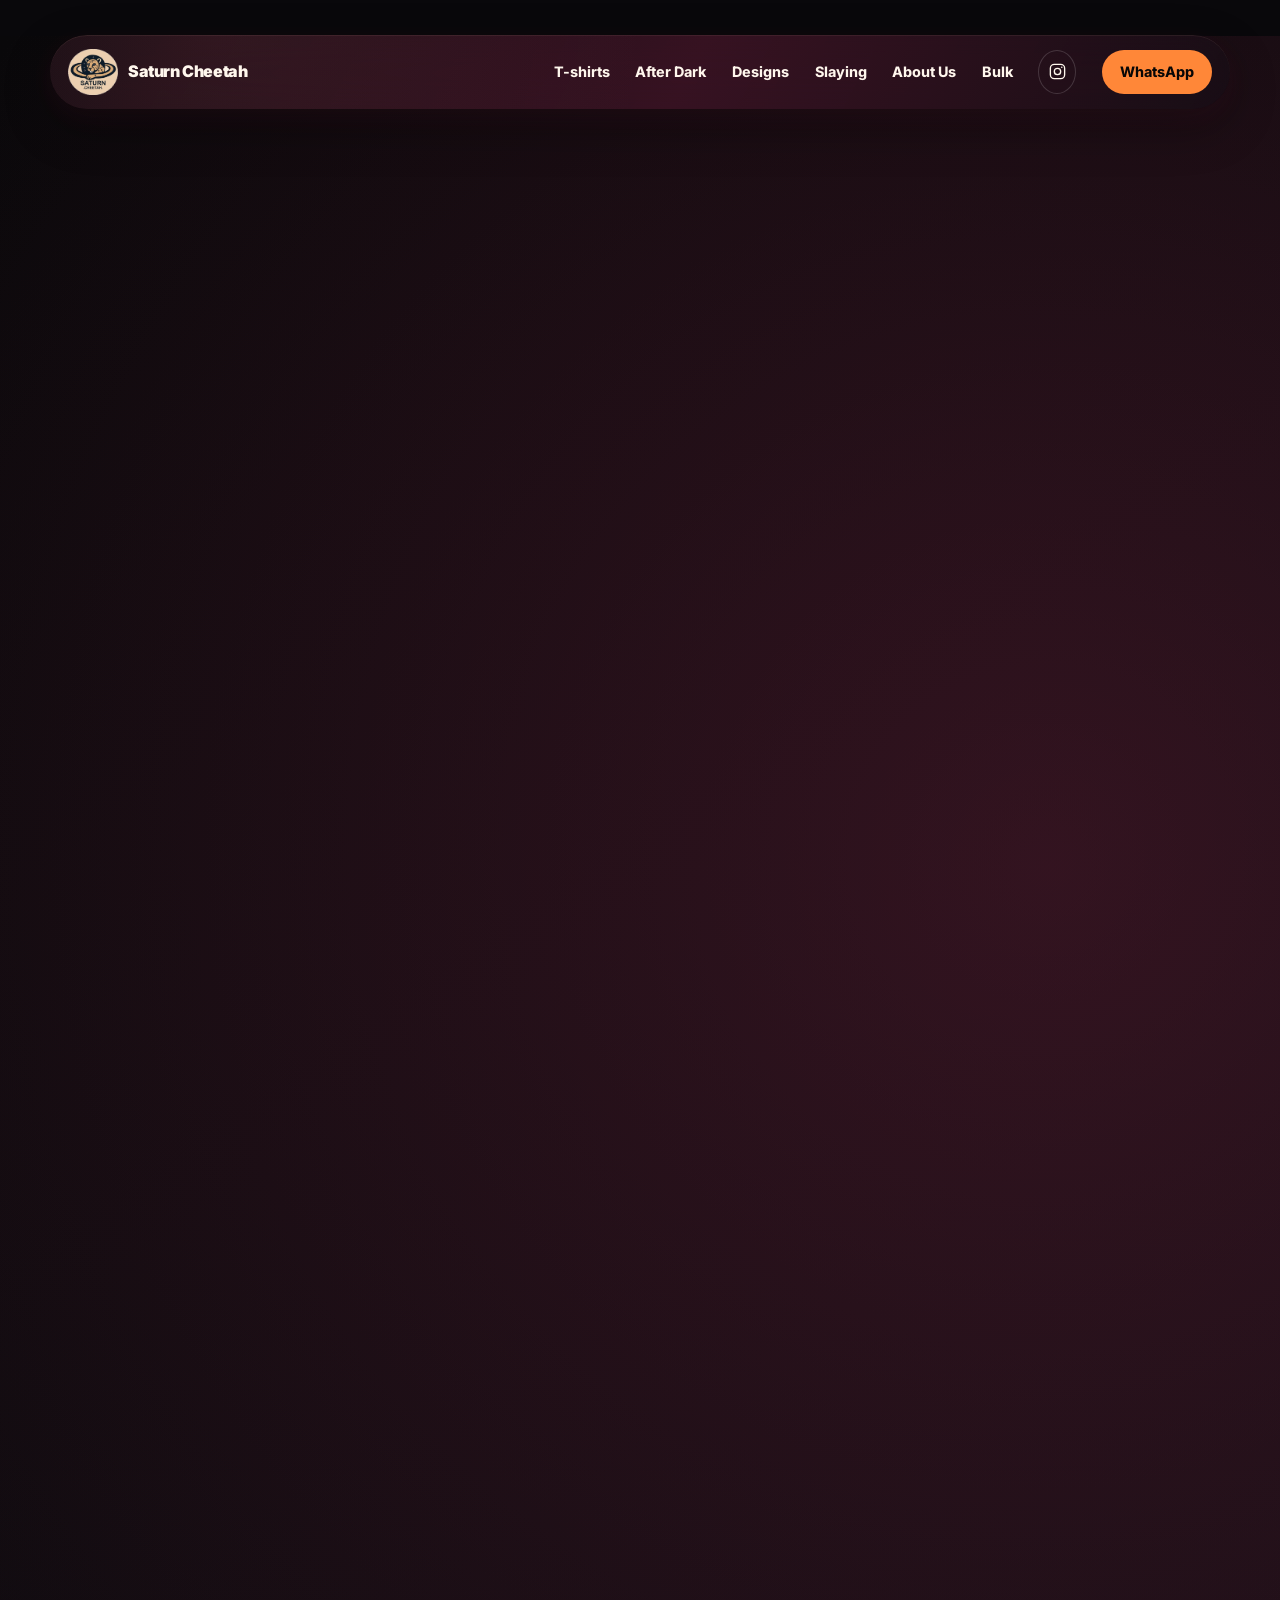
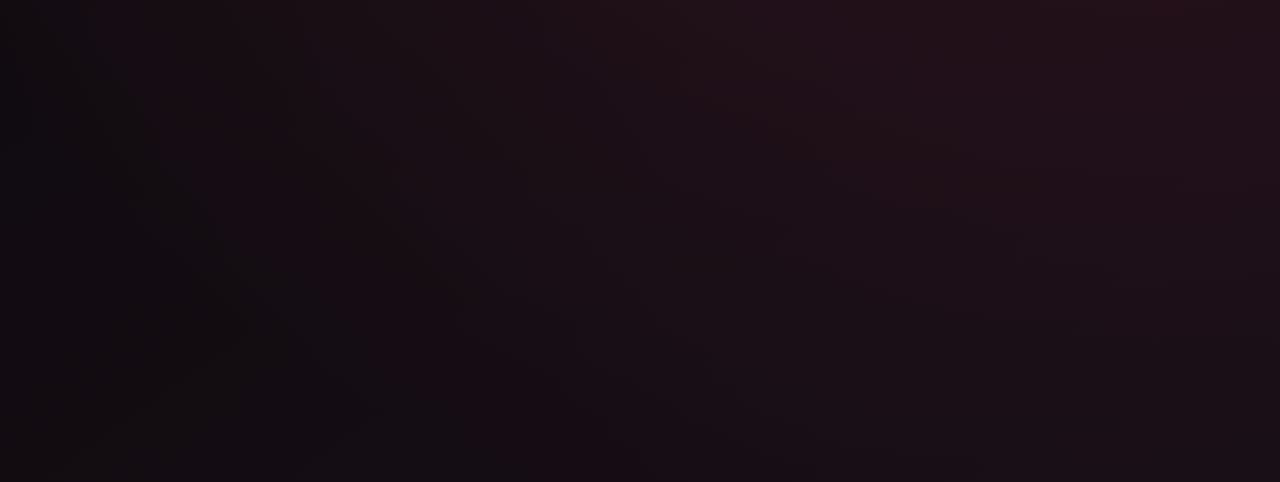
<file: processing-shipping.html>
<!doctype html>
<html lang="en">
<head>
  <meta charset="utf-8">
  <meta name="viewport" content="width=device-width, initial-scale=1">
  <meta name="description" content="Read Saturn Cheetah's processing and shipping information for customised and bulk orders.">
  <meta name="theme-color" content="#080706">
  <meta name="color-scheme" content="dark">
  <title>Processing &amp; Shipping | Saturn Cheetah</title>
  <link rel="icon" href="assets/images/brand/favicon-64.png" type="image/png" sizes="64x64">
  <link rel="preconnect" href="https://fonts.googleapis.com">
  <link rel="preconnect" href="https://fonts.gstatic.com" crossorigin>
  <link href="https://fonts.googleapis.com/css2?family=Bodoni+Moda:opsz,wght@6..96,400;6..96,500;6..96,600;6..96,700&amp;family=Inter:wght@400;500;600;700;800&amp;display=swap" rel="stylesheet">
  <link rel="stylesheet" href="assets/css/site.min.css">
  <script src="assets/js/site.min.js" defer></script>
</head>
<body class="home-page policy-page">
  <a class="skip-link" href="#main-content">Skip to content</a>
  <header class="site-header" id="top">
    <div class="container nav-shell">
      <a class="brand" href="index.html" aria-label="Saturn Cheetah home"><img src="assets/images/brand/saturn-cheetah-logo.webp" alt="" width="512" height="471"><span>Saturn Cheetah</span></a>
      <button class="nav-toggle" type="button" aria-label="Open navigation" aria-expanded="false" aria-controls="primary-navigation"><span aria-hidden="true"></span><span aria-hidden="true"></span><span aria-hidden="true"></span></button>
      <nav class="primary-nav" id="primary-navigation" aria-label="Primary navigation">
        <a href="index.html#tees">T-shirts</a><a href="index.html#after-dark">After Dark</a><a href="index.html#direction">Designs</a><a href="index.html#slaying">Slaying</a><a href="about.html">About Us</a><a href="index.html#bulk-tees">Bulk</a>
        <a class="nav-social" href="https://www.instagram.com/saturncheetahstore" target="_blank" rel="noopener noreferrer" aria-label="Visit Saturn Cheetah on Instagram"><svg viewBox="0 0 24 24" aria-hidden="true"><rect x="3" y="3" width="18" height="18" rx="5"></rect><circle cx="12" cy="12" r="4"></circle><circle cx="17.4" cy="6.6" r="1"></circle></svg></a>
        <a class="nav-cta" href="index.html#contact">WhatsApp</a>
      </nav>
    </div>
  </header>
  <main id="main-content">
    <section class="section policy-hero">
      <div class="container policy-shell">
        <p class="eyebrow">Order information</p>
        <h1>Processing &amp;<br>Shipping Policy</h1>
        <p class="policy-intro">Clear expectations from design approval to dispatch. Processing time and courier delivery time are separate.</p>
        <div class="policy-highlights" aria-label="Key processing information"><span><b>5–7 days</b>Regular customised orders</span><span><b>10–15 days</b>Bulk orders, when goods are available</span><span><b>Before confirmation</b>Shipping cost and estimate shared</span></div>
      </div>
    </section>
    <section class="section policy-content">
      <div class="container policy-grid">
        <article><p class="eyebrow">01 · Processing</p><h2>When production begins</h2><p>Processing begins after payment and final design approval. Regular customised orders are generally processed within <strong>5–7 days</strong>, subject to product availability.</p><p>Bulk orders are generally processed within <strong>10–15 days</strong> when the selected goods are available. Larger quantities, complex branding, stock availability or artwork changes may affect the timeline; any expected change will be discussed with you.</p></article>
        <article><p class="eyebrow">02 · Shipping</p><h2>Before your order travels</h2><p>Shipping charges and the estimated courier delivery time are shared before order confirmation. Charges may vary according to destination, package weight and courier availability.</p><p>Orders are dispatched only after full payment. Tracking details are shared after dispatch. Courier delivery time begins after dispatch and is separate from processing time.</p></article>
        <article><p class="eyebrow">03 · Bulk payment</p><h2>A transparent 60/40 process</h2><p>A 60% advance confirms the bulk order and begins production. After completion, we share photographs and videos of the finished goods.</p><p>The remaining 40% must be paid before dispatch, delivery or handover. Bulk samples are available on a paid basis.</p></article>
        <article><p class="eyebrow">04 · Delivery support</p><h2>If the courier needs attention</h2><p>Courier delays can occasionally occur outside our control, but we will help you follow up using the available tracking information.</p><p>Please provide a complete delivery address and working telephone number. Additional charges caused by an incorrect address, refused delivery or unsuccessful delivery attempt may need to be paid before reshipping.</p></article>
      </div>
      <div class="container policy-note"><strong>Need an order-specific estimate?</strong><p>Tell us the product, quantity, destination and required date. We will confirm the applicable processing and shipping details before you place the order.</p><a class="button button-primary" href="https://wa.me/917780478506" target="_blank" rel="noopener noreferrer">Ask on WhatsApp <span aria-hidden="true">↗</span></a></div>
    </section>
  </main>
  <footer class="site-footer">
    <div class="container footer-main"><a class="footer-brand" href="index.html" aria-label="Saturn Cheetah home"><img src="assets/images/brand/saturn-cheetah-logo.webp" alt="" width="512" height="471" loading="lazy" decoding="async"><span><strong>Saturn Cheetah</strong><small>Custom T-shirts and bulk merchandise</small></span></a><nav class="footer-links" aria-label="Footer navigation"><a href="index.html#tees">T-shirts</a><a href="index.html#direction">Designs</a><a href="about.html">About Us</a><a href="processing-shipping.html" aria-current="page">Processing &amp; Shipping</a><a class="footer-instagram" href="https://www.instagram.com/saturncheetahstore" target="_blank" rel="noopener noreferrer"><svg viewBox="0 0 24 24" aria-hidden="true"><rect x="3" y="3" width="18" height="18" rx="5"></rect><circle cx="12" cy="12" r="4"></circle><circle cx="17.4" cy="6.6" r="1"></circle></svg><span>Instagram</span></a></nav></div>
    <div class="container footer-bottom"><p>© <span id="current-year">2026</span> Saturn Cheetah. WhatsApp ordering only; no website payment.</p></div>
  </footer>
</body>
</html>
</file>
<file: assets/css/journey.css>
:root{--ink:#0b0a0a;--cream:#fff8f0;--muted:#b8aaa0;--wine:#74283b;--orange:#ff8738;--line:rgb(255 255 255/.15);--display:"Bodoni Moda",Georgia,serif}*{box-sizing:border-box}html{background:#080706;color:var(--cream);font-family:Inter,Arial,sans-serif;scroll-behavior:smooth}body{margin:0;background:radial-gradient(circle at 80% 8%,rgb(116 40 59/.2),transparent 30rem),#080706}.journey-nav{display:flex;max-width:1180px;min-height:76px;align-items:center;justify-content:space-between;margin:auto;padding:12px 20px}.journey-nav a{color:inherit;text-decoration:none}.journey-brand{display:flex;align-items:center;gap:10px;font-weight:800}.journey-brand img{width:42px;height:42px;object-fit:contain}.journey-back{padding:10px 14px;border:1px solid var(--line);border-radius:999px}.journey-main{max-width:1180px;margin:auto;padding:clamp(40px,8vw,96px) 20px}.journey-hero{display:grid;grid-template-columns:minmax(0,.8fr) minmax(320px,1.2fr);align-items:center;gap:clamp(28px,6vw,80px);margin-bottom:60px}.journey-copy h1{max-width:700px;margin:8px 0 16px;font-family:var(--display);font-size:clamp(3rem,8vw,7.2rem);font-weight:500;line-height:.88;letter-spacing:-.055em}.journey-copy p{max-width:580px;color:var(--muted);line-height:1.7}.eyebrow{margin:0;color:#d39188;font-size:.7rem;font-weight:850;letter-spacing:.18em;text-transform:uppercase}.journey-visual{margin:0;overflow:hidden;border-radius:26px;background:#171313}.journey-visual img{display:block;width:100%;max-height:680px;object-fit:cover}.builder{max-width:900px;margin:auto;padding:clamp(22px,4vw,44px);border:1px solid var(--line);border-radius:28px;background:rgb(27 21 22/.9);box-shadow:0 30px 90px rgb(0 0 0/.35)}.builder-head{margin-bottom:26px}.builder-head h2{margin:7px 0;font-family:var(--display);font-size:clamp(2rem,4vw,3.6rem)}.builder-head p{margin:0;color:var(--muted)}.step{margin:0;padding:0;border:0}.step[hidden]{display:none}.step legend{margin-bottom:18px;font-family:var(--display);font-size:clamp(1.5rem,3vw,2.4rem)}.choices{display:grid;grid-template-columns:repeat(auto-fit,minmax(140px,1fr));gap:12px}.choice{position:relative;cursor:pointer}.choice input{position:absolute;opacity:0}.choice span{display:grid;min-height:64px;place-items:center;padding:14px;border:1px solid var(--line);border-radius:14px;color:var(--cream);background:#241d1e;text-align:center}.choice input:checked+span{border-color:#e2a59c;background:#4c242b;box-shadow:0 0 0 2px rgb(135 61 56/.28)}.choice input:focus-visible+span{outline:3px solid var(--orange);outline-offset:2px}.field{display:grid;gap:8px}.field input,.field select,.field textarea{width:100%;min-height:52px;padding:12px;border:1px solid var(--line);border-radius:12px;color:var(--cream);background:#241d1e;font:inherit}.builder-nav{display:flex;align-items:center;justify-content:space-between;gap:12px;margin-top:28px;padding-top:20px;border-top:1px solid var(--line)}.progress{color:var(--muted);font-size:.8rem}.actions{display:flex;gap:8px}.button{display:inline-flex;min-height:48px;align-items:center;justify-content:center;padding:12px 20px;border:1px solid var(--line);border-radius:999px;color:var(--cream);background:transparent;font-weight:850;text-decoration:none;cursor:pointer}.button-primary{border-color:var(--orange);color:#0b0908;background:var(--orange)}.summary{margin-top:24px;padding:16px;border-left:3px solid var(--wine);background:rgb(116 40 59/.16);line-height:1.6}.summary[hidden]{display:none}.journey-footer{padding:38px 20px;color:var(--muted);text-align:center}@media(max-width:760px){.journey-hero{grid-template-columns:1fr}.journey-copy h1{font-size:clamp(3rem,15vw,5rem)}.builder{padding:20px 16px;border-radius:20px}.choices{grid-template-columns:repeat(2,minmax(0,1fr))}.builder-nav{align-items:stretch;flex-direction:column}.actions,.actions .button{width:100%}}
@media(prefers-reduced-motion:reduce){html{scroll-behavior:auto}*{animation:none!important;transition:none!important}}
body{overflow-x:hidden}.journey-copy,.journey-hero,.builder{min-width:0}[hidden]{display:none!important}
@media(max-width:760px){.journey-nav{gap:12px}.journey-brand{min-width:0;font-size:.86rem}.journey-back{width:48px;min-width:48px;overflow:hidden;padding-inline:0;font-size:0;text-align:center}.journey-back::before{font-size:1rem;content:"←"}.journey-copy h1{overflow-wrap:anywhere}.actions .button{width:auto;min-width:0;flex:1}}
.choice-visual span{display:grid;grid-template-rows:auto auto;gap:10px;padding:8px}.choice-visual img{display:block;width:100%;aspect-ratio:1/1;border-radius:10px;background:#151313;object-fit:contain}.choice-image-split{object-fit:cover!important}.choice-image-regular{object-position:left}.choice-image-oversized{object-position:right}.choices-visual{grid-template-columns:repeat(auto-fit,minmax(150px,1fr))}
.journey-main,.journey-hero,.builder{width:100%;max-width:100%}
.journey-image-modal{width:min(calc(100% - 28px),900px);max-height:calc(100dvh - 28px);padding:18px;border:1px solid rgb(255 255 255/.24);border-radius:24px;color:var(--cream);background:rgb(12 8 10/.92);box-shadow:0 40px 120px rgb(0 0 0/.7);backdrop-filter:blur(24px)}.journey-image-modal::backdrop{background:rgb(0 0 0/.82);backdrop-filter:blur(8px)}.journey-image-modal img{display:block;width:100%;max-height:78dvh;object-fit:contain}.journey-image-modal button{position:absolute;top:14px;right:14px;z-index:2;width:46px;height:46px;border:1px solid rgb(255 255 255/.22);border-radius:50%;color:#fff;background:rgb(24 17 19/.88);font-size:1.5rem;cursor:pointer}
.journey-nav a,.button,.choice,.choice input,.journey-image-modal button{touch-action:manipulation}.journey-nav a,.button,.journey-image-modal button{position:relative;z-index:5;pointer-events:auto}.button::before,.button::after,.journey-visual::after{pointer-events:none}.choice{isolation:isolate}.choice input{inset:0;z-index:2;width:100%;height:100%;margin:0;cursor:pointer}.choice span{pointer-events:none}.builder-nav,.actions{position:relative;z-index:6}
@media(max-width:760px){.journey-copy{right:14px;width:auto}.choices-visual{grid-template-columns:repeat(2,minmax(0,1fr))}}
.artwork-step [data-artwork-path][hidden]{display:none}.artwork-step .field+.field{margin-top:22px}.field-note{display:block;margin-top:4px;color:#cbbec2;font-size:.78rem;font-weight:400;letter-spacing:0;text-transform:none}.path-note{margin:0 0 18px;color:#d9ccd0}.field input[type="file"]{padding:12px;background:rgb(255 255 255/.06)}.field input[type="file"]::file-selector-button{margin-right:12px;padding:10px 14px;border:1px solid rgb(255 255 255/.22);border-radius:999px;color:#fff;background:#6f263d;font:inherit;cursor:pointer}.store-design-choices{grid-template-columns:repeat(5,minmax(0,1fr))}@media(max-width:900px){.store-design-choices{grid-template-columns:repeat(3,minmax(0,1fr))}}@media(max-width:760px){.store-design-choices{grid-template-columns:repeat(2,minmax(0,1fr))}}
body::before,body::after{position:fixed;z-index:-1;border-radius:50%;content:"";filter:blur(80px);pointer-events:none}body::before{top:-18vw;right:-12vw;width:54vw;aspect-ratio:1;background:rgb(139 25 57/.28);animation:glass-orbit 12s ease-in-out infinite alternate}body::after{bottom:-20vw;left:-14vw;width:46vw;aspect-ratio:1;background:rgb(255 112 49/.12);animation:glass-orbit 16s ease-in-out infinite alternate-reverse}.journey-nav{position:sticky;top:12px;z-index:20;width:min(calc(100% - 28px),1180px);min-height:68px;border:1px solid rgb(255 255 255/.16);border-radius:999px;background:linear-gradient(135deg,rgb(255 255 255/.12),rgb(90 26 44/.08));box-shadow:0 18px 50px rgb(0 0 0/.28),inset 0 1px rgb(255 255 255/.15);backdrop-filter:blur(24px) saturate(145%)}.journey-hero{position:relative;display:block;min-height:min(72vh,720px);overflow:hidden;border:1px solid rgb(255 255 255/.14);border-radius:34px;background:#100b0d;box-shadow:0 38px 110px rgb(0 0 0/.48)}.journey-visual{position:absolute;inset:0;border-radius:0}.journey-visual::after{position:absolute;inset:0;background:linear-gradient(90deg,rgb(6 5 6/.78),transparent 68%),linear-gradient(0deg,rgb(6 5 6/.48),transparent 55%);content:""}.journey-visual img{width:100%;height:100%;max-height:none;object-fit:cover;animation:hero-breathe 10s ease-in-out infinite alternate}.journey-copy{position:absolute;bottom:clamp(22px,5vw,62px);left:clamp(18px,5vw,62px);z-index:2;width:min(620px,calc(100% - 36px));padding:clamp(20px,4vw,38px);border:1px solid rgb(255 255 255/.2);border-radius:24px;background:linear-gradient(135deg,rgb(17 12 14/.66),rgb(78 25 41/.2));box-shadow:0 24px 60px rgb(0 0 0/.34),inset 0 1px rgb(255 255 255/.14);backdrop-filter:blur(22px) saturate(135%)}.journey-copy h1{text-shadow:0 10px 40px rgb(0 0 0/.5)}.builder{position:relative;overflow:hidden;border-color:rgb(255 255 255/.2);background:linear-gradient(145deg,rgb(255 255 255/.1),rgb(77 24 41/.14));box-shadow:0 38px 100px rgb(0 0 0/.48),inset 0 1px rgb(255 255 255/.15);backdrop-filter:blur(28px) saturate(140%)}.builder::before{position:absolute;top:-120px;right:-100px;width:320px;aspect-ratio:1;border-radius:50%;background:rgb(142 36 63/.22);content:"";filter:blur(52px);pointer-events:none}.builder>*{position:relative;z-index:1}.choice span{border-color:rgb(255 255 255/.18);background:linear-gradient(145deg,rgb(255 255 255/.11),rgb(255 255 255/.035));box-shadow:inset 0 1px rgb(255 255 255/.1);backdrop-filter:blur(14px);transition:transform .22s ease,border-color .22s ease,box-shadow .22s ease}.choice:hover span{border-color:rgb(255 183 158/.5);box-shadow:0 16px 38px rgb(0 0 0/.32),0 0 28px rgb(129 32 58/.2);transform:translateY(-4px)}.choice input:checked+span{border-color:#eda89f;background:linear-gradient(145deg,rgb(126 43 62/.7),rgb(62 25 36/.76));box-shadow:0 0 0 2px rgb(237 168 159/.22),0 18px 42px rgb(94 21 43/.38)}.button-primary{position:relative;overflow:hidden;box-shadow:0 10px 30px rgb(255 101 43/.22)}.button-primary::after{position:absolute;inset:-40% auto -40% -35%;width:28%;background:rgb(255 255 255/.38);content:"";filter:blur(8px);transform:skewX(-18deg);animation:button-shine 3.8s ease-in-out infinite}@keyframes glass-orbit{to{transform:translate3d(5vw,4vw,0) scale(1.12)}}@keyframes hero-breathe{to{transform:scale(1.035)}}@keyframes button-shine{0%,55%{left:-35%}80%,100%{left:125%}}@media(max-width:760px){.journey-nav{top:8px;border-radius:22px}.journey-main{padding-top:26px}.journey-hero{min-height:650px;border-radius:24px}.journey-copy{bottom:14px;right:14px;left:14px;width:auto;padding:20px;border-radius:18px}.journey-copy h1{font-size:clamp(2.8rem,14vw,4.4rem)}.journey-visual::after{background:linear-gradient(0deg,rgb(5 4 5/.88),transparent 76%)}}
.choice-visual span{position:relative}.choice-image-preview{position:absolute;top:12px;right:12px;z-index:3;display:inline-flex;min-height:44px;align-items:center;justify-content:center;padding:9px 12px;border:1px solid rgb(255 255 255/.28);border-radius:999px;color:var(--cream);background:rgb(12 8 10/.82);box-shadow:0 8px 24px rgb(0 0 0/.34);font:800 .72rem/1 Inter,Arial,sans-serif;letter-spacing:.02em;cursor:zoom-in;pointer-events:auto;touch-action:manipulation;backdrop-filter:blur(12px)}.choice-image-preview:focus-visible{outline:3px solid var(--orange);outline-offset:3px}@media(hover:hover){.choice-image-preview:hover{border-color:rgb(255 183 158/.66);background:rgb(76 36 43/.92)}}

/* One image-led selection system across every product builder. */
@media(min-width:761px){
  .builder{max-width:920px;padding:36px}
  .builder-head{margin-bottom:24px}
  .step legend{margin-bottom:18px}
  .choices{grid-template-columns:repeat(auto-fit,minmax(108px,148px));justify-content:center;gap:9px}
  .choice span{min-height:50px;padding:10px 11px;border-radius:12px;font-size:.88rem}
  .choices-visual,.choices:has(>.choice-visual){display:flex;flex-wrap:wrap;justify-content:center;gap:14px}
  .choices-visual>.choice-visual,.choices:has(>.choice-visual)>.choice-visual,.store-design-choices>.choice-visual{width:232px;flex:0 1 232px}
  .choice-visual span{gap:9px;min-height:272px;padding:10px;border-radius:18px}
  .choice-visual img{height:200px;aspect-ratio:auto;border-radius:12px}
  .choice-visual b{font-size:.88rem;line-height:1.3}
  .choice span small{margin-top:4px;font-size:.7rem;line-height:1.35}
  .choice-image-preview{top:10px;right:10px;min-height:36px;padding:7px 10px;font-size:.65rem}
  .choice:hover span{transform:translateY(-3px)}
}

.choice-visual span{border-radius:18px;background:linear-gradient(145deg,rgb(255 255 255/.11),rgb(255 255 255/.035))}
.choice-visual input:checked+span::after{position:absolute;top:10px;left:10px;display:grid;width:32px;height:32px;place-items:center;border:1px solid rgb(255 255 255/.34);border-radius:50%;color:#160d0f;background:#eda89f;box-shadow:0 8px 22px rgb(0 0 0/.34);content:"✓";font-weight:900}

@media(max-width:760px){
  .choices-visual{gap:10px}
  .choice-visual span{gap:9px;min-height:238px;padding:8px;border-radius:18px}
  .choice-visual img{height:clamp(150px,42vw,178px);aspect-ratio:auto;border-radius:11px}
  .choice-visual b{font-size:.78rem;line-height:1.3}
  .choice-visual input:checked+span::after{top:8px;left:8px;width:29px;height:29px}
}

@media(max-width:350px){
  .choices-visual{grid-template-columns:1fr}
  .choice-visual img{height:220px}
}

/* Desktop-only scale: product imagery should lead every visual decision step. */
@media(min-width:1100px){
  .builder{max-width:1100px;padding:42px}
  .choices-visual,.choices:has(>.choice-visual){gap:14px}
  .choices-visual>.choice-visual,.choices:has(>.choice-visual)>.choice-visual,.store-design-choices>.choice-visual{width:300px;flex:0 1 300px}
  .choice-visual span{gap:10px;min-height:344px;padding:12px}
  .choice-visual img{height:260px;border-radius:13px}
  .choice-visual b{font-size:1rem}
  .choice span small{font-size:.76rem}
}

/* Keep builder navigation native and immediate. */
html{scroll-behavior:auto}
</file>
<file: assets/css/customer.css>
.choice span small {
  display: block;
  margin-top: 6px;
  color: var(--muted);
  font-size: .72rem;
  line-height: 1.35;
}

.journey-policy-note {
  margin: 20px 0 0;
  color: var(--muted);
  font-size: .8rem;
  line-height: 1.6;
}

.builder-size-guide {
  margin-top: 24px;
  padding: 18px;
  border: 1px solid var(--line);
  border-radius: 16px;
  background: rgb(8 7 7 / 28%);
}

.builder-size-guide h3 {
  margin: 0;
  font-size: .88rem;
  letter-spacing: .08em;
  text-transform: uppercase;
}

.builder-size-guide > p,
.builder-size-guide > small {
  display: block;
  margin: 9px 0 0;
  color: var(--muted);
  font-size: .76rem;
  line-height: 1.5;
}

.builder-size-table-wrap {
  max-width: 100%;
  margin-top: 10px;
  overflow-x: auto;
}

.builder-size-guide table {
  width: 100%;
  min-width: 520px;
  border-collapse: collapse;
  font-size: .76rem;
  text-align: center;
}

.builder-size-guide th,
.builder-size-guide td {
  padding: 8px;
  border: 1px solid rgb(255 255 255 / 20%);
}

@media (max-width: 520px) {
  .builder-size-guide {
    padding: 14px;
  }

  .builder-size-table-wrap {
    overflow: visible;
  }

  .builder-size-guide table,
  .builder-size-guide tbody,
  .builder-size-guide tr,
  .builder-size-guide th,
  .builder-size-guide td {
    display: block;
    width: 100%;
  }

  .builder-size-guide table {
    min-width: 0;
  }

  .builder-size-guide thead {
    position: absolute;
    width: 1px;
    height: 1px;
    overflow: hidden;
    clip: rect(0 0 0 0);
    clip-path: inset(50%);
  }

  .builder-size-guide tbody {
    display: grid;
    grid-template-columns: repeat(2, minmax(0, 1fr));
    gap: 8px;
  }

  .builder-size-guide tr {
    padding: 9px;
    border: 1px solid rgb(255 255 255 / 20%);
    border-radius: 10px;
  }

  .builder-size-guide th,
  .builder-size-guide td {
    display: flex;
    justify-content: space-between;
    gap: 8px;
    padding: 4px 0;
    border: 0;
    text-align: right;
  }

  .builder-size-guide tbody th {
    margin-bottom: 3px;
    padding-bottom: 6px;
    border-bottom: 1px solid rgb(255 255 255 / 20%);
    font-size: .84rem;
  }

  .builder-size-guide td::before {
    color: var(--muted);
    content: attr(data-label);
    text-align: left;
  }
}

@media (max-width: 350px) {
  .builder-size-guide tbody {
    grid-template-columns: 1fr;
  }
}

/* Reversible compact-phone experiment for the Build Your Tee journey. */
@media (max-width: 760px) {
  .journey-main {
    padding: 18px 12px 44px;
  }

  .journey-hero {
    min-height: 480px;
    margin-bottom: 24px;
  }

  .journey-copy {
    right: 10px;
    bottom: 10px;
    left: 10px;
    padding: 15px;
  }

  .journey-copy h1 {
    margin: 5px 0 9px;
    font-size: clamp(2.45rem, 12vw, 3.45rem);
    line-height: .9;
  }

  .journey-copy p {
    margin-block: 7px 0;
    font-size: .86rem;
    line-height: 1.48;
  }

  .builder {
    padding: 16px 12px;
    border-radius: 18px;
  }

  .builder-head {
    margin-bottom: 17px;
  }

  .builder-head h2 {
    margin: 4px 0;
    font-size: 2rem;
  }

  .builder-head p,
  .path-note {
    font-size: .82rem;
    line-height: 1.45;
  }

  .step legend {
    margin-bottom: 12px;
    font-size: 1.55rem;
  }

  .choices {
    gap: 8px;
  }

  .choice,
  .choice span,
  .choice b {
    min-width: 0;
  }

  .choice b {
    overflow-wrap: anywhere;
  }

  .choice span {
    min-height: 52px;
    padding: 10px 8px;
    border-radius: 12px;
  }

  .choice-visual span {
    gap: 9px;
    min-height: 238px;
    padding: 8px;
    border-radius: 18px;
  }

  .choice-visual img {
    height: clamp(150px, 42vw, 178px);
    aspect-ratio: auto;
    border-radius: 11px;
  }

  .choice span small {
    margin-top: 3px;
    font-size: .67rem;
  }

  .path-note {
    margin-bottom: 12px;
  }

  .builder-size-guide {
    margin-top: 15px;
    padding: 11px;
  }

  .builder-size-guide > p,
  .builder-size-guide > small {
    margin-top: 6px;
    font-size: .7rem;
  }

  .builder-size-table-wrap {
    margin-top: 7px;
  }

  .builder-size-guide tbody {
    gap: 6px;
  }

  .builder-size-guide tr {
    padding: 7px;
  }

  .builder-size-guide th,
  .builder-size-guide td {
    padding-block: 3px;
    font-size: .69rem;
  }

  .builder-nav {
    gap: 8px;
    margin-top: 18px;
    padding-top: 14px;
  }

  .actions {
    gap: 7px;
  }

  .button {
    min-height: 46px;
    padding: 10px 14px;
  }

  .journey-policy-note {
    margin-top: 14px;
    font-size: .74rem;
    overflow-wrap: anywhere;
  }
}

@media (max-width: 350px) {
  .journey-main {
    padding-inline: 9px;
  }

  .builder {
    padding-inline: 10px;
  }

  .choices-visual {
    grid-template-columns: 1fr;
  }

  .choice-visual img {
    height: 220px;
  }
}
</file>
<file: assets/css/site.min.css>
:root{--ink:#080706;--ink-raised:#15110f;--ink-warm:#21140e;--cream:#fff7ed;--cream-muted:#d5c7b8;--sand:#e6c59f;--sand-light:#f5e9d9;--surface-main:#0b0b0c;--surface-raised:#151515;--surface-secondary:#191817;--surface-cream:#f3e0c8;--text-light:#fff8ef;--text-muted:#cfc3b5;--text-dark:#17120f;--pink:#ff4fb8;--orange:#ff8738;--orange-light:#ffa562;--whatsapp:#35d07f;--after-dark-oxblood:#3f171b;--after-dark-burgundy:#541d22;--after-dark-silver:#a9a7a2;--line-dark:rgb(255 247 237 / 16%);--line-light:rgb(8 7 6 / 15%);--shadow:0 24px 70px rgb(0 0 0 / 28%);--radius-small:12px;--radius-medium:20px;--radius-large:30px;--content-width:1180px;--header-height:74px;--mobile-header-height:60px;--gutter:clamp(16px, 3vw, 30px);--section-space:clamp(64px, 8vw, 104px);--ease-premium:cubic-bezier(0.22, 1, 0.36, 1);--font-sans:Inter,ui-sans-serif,system-ui,-apple-system,BlinkMacSystemFont,"Segoe UI",sans-serif;--font-editorial:"Bodoni Moda","Bodoni 72",Didot,"Iowan Old Style",Georgia,serif;--font-display:var(--font-editorial)}*,::after,::before{box-sizing:border-box}html{scroll-behavior:auto;scroll-padding-top:calc(var(--header-height) + 20px)}body{margin:0;color:var(--text-light);background:var(--surface-main);font-family:var(--font-sans);font-synthesis:none;line-height:1.55;text-rendering:optimizeLegibility;-webkit-font-smoothing:antialiased;-webkit-tap-highlight-color:transparent}body.modal-open,body.nav-open{overflow:hidden}html:not(.js-enabled) [data-tab-panel][hidden]{display:block!important}html:not(.js-enabled) .tab-list{display:none}img,video{display:block;max-width:100%}button,input,select,textarea{font:inherit}a,button,summary{touch-action:manipulation}a{color:inherit}h1,h2,h3,p{overflow-wrap:break-word}h1,h2,h3{text-wrap:balance}[hidden]{display:none!important}.container{width:min(calc(100% - (var(--gutter) * 2)),var(--content-width));margin-inline:auto}.section{padding-block:var(--section-space)}.sr-only{position:absolute;width:1px;height:1px;padding:0;margin:-1px;overflow:hidden;clip:rect(0,0,0,0);white-space:nowrap;border:0}.skip-link{position:fixed;top:-80px;left:16px;z-index:1000;padding:11px 16px;border-radius:10px;color:var(--ink);background:var(--orange);font-weight:850}.skip-link:focus{top:14px}:focus-visible{outline:3px solid var(--orange);outline-offset:3px}.site-header{position:sticky;top:0;z-index:100;min-height:var(--header-height);margin-bottom:calc(var(--header-height) * -1);border-bottom:1px solid transparent;color:var(--cream);background:0 0;transition:border-color 360ms var(--ease-premium),background-color 360ms var(--ease-premium),box-shadow 360ms var(--ease-premium)}.site-header.is-menu-open,.site-header.is-scrolled{border-color:var(--line-dark);background:rgb(8 7 6 / 94%);box-shadow:0 12px 38px rgb(0 0 0 / 32%)}@supports (backdrop-filter:blur(16px)){.site-header.is-menu-open,.site-header.is-scrolled{background:rgb(8 7 6 / 80%);backdrop-filter:blur(16px) saturate(125%)}}.nav-shell{position:relative;display:flex;min-height:var(--header-height);align-items:center;justify-content:space-between;gap:24px}.brand,.footer-brand{display:inline-flex;align-items:center;gap:10px;color:var(--cream);font-weight:900;letter-spacing:-.025em;text-decoration:none}.brand img{width:50px;height:50px;object-fit:contain}.primary-nav{display:flex;align-items:center;gap:clamp(16px,2vw,28px)}.primary-nav a{display:inline-flex;min-height:44px;align-items:center;justify-content:center;color:var(--cream);font-size:.9rem;font-weight:750;text-decoration:none}.primary-nav a[aria-current=location]{color:var(--orange-light)}.primary-nav .nav-cta{padding-inline:18px;border-radius:999px;color:var(--ink);background:var(--orange)}.nav-toggle{display:none;width:48px;height:48px;padding:8px 11px;border:0;color:var(--cream);background:0 0;cursor:pointer}.nav-toggle span{display:block;width:25px;height:2px;margin-block:5px;background:currentColor;transition:transform 180ms,opacity 180ms}.nav-toggle[aria-expanded=true] span:first-child{transform:translateY(7px) rotate(45deg)}.nav-toggle[aria-expanded=true] span:nth-child(2){opacity:0}.nav-toggle[aria-expanded=true] span:nth-child(3){transform:translateY(-7px) rotate(-45deg)}.eyebrow{margin:0 0 10px;color:var(--orange);font-size:.72rem;font-weight:900;letter-spacing:.15em;text-transform:uppercase}.section-heading h2{margin:0;font-size:clamp(2.3rem, 5vw, 4.8rem);line-height:.94;letter-spacing:-.06em}.section-heading>p:last-child{margin:16px 0 0;color:var(--cream-muted);font-size:clamp(.98rem, 1.5vw, 1.1rem)}.compact-heading h2{font-size:clamp(2.2rem, 4.2vw, 4rem)}.button{display:inline-flex;min-height:50px;align-items:center;justify-content:center;gap:9px;padding:13px 22px;border:1px solid transparent;border-radius:999px;color:inherit;font-weight:850;line-height:1.15;text-align:center;text-decoration:none;cursor:pointer;transition:transform 180ms,border-color 180ms,background-color 180ms,box-shadow 180ms}.button:active{transform:scale(.98)}.button-primary{color:var(--ink);background:var(--orange);box-shadow:0 14px 34px rgb(255 135 56 / 20%)}.button-secondary{border-color:rgb(255 247 237 / 48%);color:var(--cream);background:rgb(8 7 6 / 38%)}.button-whatsapp{color:var(--ink);background:var(--whatsapp);box-shadow:0 14px 34px rgb(53 208 127 / 18%)}.bulk-tee-section,.faq-section,.reviews-section,.secondary-section{box-shadow:inset 0 1px rgb(169 167 162 / 10%)}.bulk-tee-card,.faq-list details,.review-card,.whatsapp-enquiry-panel{border-color:rgb(169 167 162 / 20%)}:is(a,button,summary):focus-visible{box-shadow:0 0 0 5px rgb(84 29 34 / 22%)}.tertiary-link{display:inline-flex;min-height:44px;align-items:center;gap:8px;color:#7b3212;font-size:.9rem;font-weight:850}.hero{position:relative;isolation:isolate;min-height:clamp(650px,56.25vw,820px);overflow:hidden;background:var(--ink)}.hero::after{position:absolute;z-index:1;inset:0;content:"";background:linear-gradient(90deg,rgb(8 7 6 / 97%) 0,rgb(8 7 6 / 84%) 31%,rgb(8 7 6 / 24%) 60%,transparent 82%),linear-gradient(0deg,rgb(8 7 6 / 36%) 0,transparent 34%);pointer-events:none}.hero-content{display:flex;min-height:inherit;align-items:center;padding-top:calc(var(--header-height) + 44px);padding-bottom:64px}.hero-copy{width:min(52%,620px)}.hero-copy>:not(.hero-picture){position:relative;z-index:2}.hero-brand-line{margin:0 0 16px;color:var(--pink);font-size:.78rem;font-weight:900;letter-spacing:.16em;text-transform:uppercase}.hero h1{margin:0;font-size:clamp(3.4rem, 5.9vw, 6.4rem);line-height:.9;letter-spacing:-.075em}.hero h1 span{color:var(--orange)}.hero-mobile-break{display:none}.hero-lead{max-width:580px;margin:22px 0 0;color:var(--cream-muted);font-size:clamp(1rem, 1.45vw, 1.16rem)}.hero-proof-chips{display:flex;flex-wrap:wrap;gap:8px;margin:22px 0 0;padding:0;list-style:none}.hero-proof-chips li{border:1px solid var(--line-dark);border-radius:999px;font-size:.72rem;font-weight:850;letter-spacing:.03em}.hero-actions{display:flex;flex-wrap:wrap;gap:10px;margin-top:26px}.hero-note{margin:12px 0 0;color:#b9aa9b;font-size:.8rem;font-weight:700}.hero-picture{position:absolute;z-index:0;inset:0}.hero-picture img{width:100%;height:100%;object-fit:cover;object-position:65% center}.hero-intro{opacity:1;transform:none}.js-enabled .hero:not(.is-ready) .hero-intro{opacity:0;transform:translateY(14px)}.js-enabled .hero.is-ready .hero-intro{opacity:1;transform:none;transition:opacity 560ms var(--ease-premium),transform 560ms var(--ease-premium)}.js-enabled .hero.is-ready .hero-intro-1{transition-delay:50ms}.js-enabled .hero.is-ready .hero-intro-2{transition-delay:110ms}.js-enabled .hero.is-ready .hero-intro-3{transition-delay:180ms}.js-enabled .hero.is-ready .hero-intro-4{transition-delay:250ms}.js-enabled .hero.is-ready .hero-intro-5{transition-delay:320ms}.js-enabled .hero-picture img{transform:scale(1.025)}.js-enabled .hero.is-ready .hero-picture img{transform:scale(1);transition:transform 1s var(--ease-premium)}.tee-section{color:var(--ink);background:var(--sand-light)}.tee-selector{overflow:hidden;border:1px solid var(--line-light);border-radius:var(--radius-large);background:#fffaf2;box-shadow:0 24px 70px rgb(70 38 20 / 12%)}.tee-segments{display:grid;grid-template-columns:repeat(2,minmax(0,1fr));gap:8px;max-width:640px;margin:0;padding:16px;border:0}.tee-segments label{position:relative;cursor:pointer}.tee-segments input{position:absolute;opacity:0;pointer-events:none}.tee-segments label>span{display:flex;min-height:64px;align-items:center;justify-content:center;gap:8px;padding:12px;border:1px solid var(--line-light);border-radius:999px;background:#f4e6d5;font-size:.9rem;font-weight:760;text-align:center;transition:background-color 180ms,border-color 180ms,color 180ms}.tee-segments input:checked+span{border-color:var(--ink);color:var(--cream);background:var(--ink)}.tee-segments input:focus-visible+span{outline:3px solid var(--orange);outline-offset:3px}.tee-stage{display:grid;grid-template-columns:minmax(420px,1fr) minmax(0,1fr);grid-template-areas:"visual primary" "visual options" "visual secondary";grid-template-rows:auto auto 1fr;min-height:520px;border-top:1px solid var(--line-light)}.tee-visual{position:relative;display:grid;min-width:0;min-height:0;margin:0;place-items:center;overflow:hidden;padding:24px;grid-area:visual}.tee-visual img{width:min(100%,560px);max-width:100%;height:auto;aspect-ratio:994/1583;object-fit:contain;object-position:center;transition:opacity 180ms ease,transform .7s var(--ease-premium),filter .5s ease}.tee-visual.is-changing img{opacity:0}.tee-visual figcaption{position:absolute;top:16px;left:16px;padding:7px 10px;border-radius:999px;color:var(--cream);background:rgb(8 7 6 / 78%);font-size:.68rem;font-weight:800}.tee-details{display:flex;flex-direction:column;align-items:flex-start;justify-content:center;padding-inline:clamp(30px,5vw,68px)}.tee-details-primary{grid-area:primary;align-self:end;padding-top:clamp(30px,5vw,68px);padding-bottom:10px}.tee-details-secondary{grid-area:secondary;align-self:start;padding-top:10px;padding-bottom:clamp(30px,5vw,68px)}.product-spec{margin:0 0 8px;color:#9a3d15;font-size:.75rem;font-weight:900;letter-spacing:.1em;text-transform:uppercase}.tee-details h3{margin:0;font-size:clamp(2rem, 4vw, 3.7rem);line-height:.98;letter-spacing:-.055em}.tee-summary{max-width:520px;margin:14px 0 0;color:#594b40;font-size:1.02rem}.tee-options{display:grid;grid-area:options;width:100%;align-self:center;gap:14px;margin:0;padding:10px clamp(30px,5vw,68px)}.tee-option-group{min-width:0;margin:0;padding:0;border:0}.tee-option-group legend{margin-bottom:8px;color:#7b3212;font-size:.72rem;font-weight:900;letter-spacing:.08em;text-transform:uppercase}.tee-option-group legend strong{color:var(--ink)}.tee-colour-options,.tee-size-options{display:flex;align-items:center;flex-wrap:wrap;gap:6px}.tee-colour-options button,.tee-size-options button{display:inline-flex;min-height:44px;align-items:center;justify-content:center;gap:7px;padding:7px 10px;border:1px solid #bea991;border-radius:999px;color:var(--ink);background:#fffaf2;font:inherit;font-size:.72rem;font-weight:800;cursor:pointer;transition:border-color 180ms,background-color 180ms,box-shadow 180ms}.tee-colour-indicator{width:15px;height:15px;flex:0 0 auto;border:1px solid #766b60;border-radius:50%;background:var(--swatch-colour);box-shadow:inset 0 0 0 1px rgb(255 255 255 / 32%)}.tee-colour-options button[aria-pressed=true],.tee-size-options button[aria-pressed=true]{border-color:var(--ink);background:#f0dac0;box-shadow:inset 0 0 0 1px var(--ink)}.tee-colour-options button:focus-visible,.tee-size-options button:focus-visible{outline:3px solid var(--orange);outline-offset:2px}.tee-size-options button{min-width:46px;min-height:44px;font-size:.8rem}.tee-size-prompt{margin:8px 0 0;color:#9d2819;font-size:.82rem;font-weight:800}.tee-details dl{display:grid;grid-template-columns:repeat(2,minmax(0,1fr));width:100%;max-width:570px;gap:12px;margin:20px 0}.tee-details dl div{padding:14px;border:1px solid var(--line-light);border-radius:var(--radius-small);background:#f6eadc}.tee-details dt{margin-bottom:4px;font-size:.68rem;font-weight:900;letter-spacing:.1em;text-transform:uppercase}.tee-details dd{margin:0;font-size:.9rem;font-weight:760}.tee-details .tertiary-link{margin-top:12px}.tab-module{overflow:hidden;border:1px solid var(--line-dark);border-radius:var(--radius-large);background:var(--surface-raised);box-shadow:var(--shadow)}.tab-list{display:flex;gap:8px;padding:12px;border-bottom:1px solid var(--line-dark)}.tab-list button{min-height:48px;padding:10px 18px;border:1px solid transparent;border-radius:999px;color:var(--text-muted);background:0 0;font-weight:850;cursor:pointer}.tab-list button[aria-selected=true]{border-color:rgb(255 135 56 / 55%);color:var(--ink);background:var(--orange)}.tab-panel{padding:clamp(20px,4vw,40px)}.panel-intro{display:flex;align-items:end;justify-content:space-between;gap:24px;margin-bottom:20px}.panel-intro p{max-width:650px;margin:0;color:var(--text-muted)}.panel-intro span{color:#a8998b;font-size:.72rem}.design-gallery{display:flex;align-items:flex-start;gap:14px;padding-top:6px;overflow-x:auto;overscroll-behavior-inline:contain;scroll-snap-type:inline mandatory;scrollbar-width:none}.design-gallery::-webkit-scrollbar{display:none}.design-gallery-meta{display:flex;justify-content:flex-end;margin-bottom:10px}.design-gallery-meta p{min-width:68px;margin:0;padding:6px 10px;border:1px solid;border-radius:999px;color:#574b43;background:#fff8ef;font-size:.72rem;font-weight:900;letter-spacing:.08em;text-align:center}.design-card{--editorial-offset:0px;display:flex;flex:0 0 clamp(190px,24vw,240px);align-self:start;min-width:0;flex-direction:column;color:#17120f;scroll-snap-align:start;text-align:left;transform:translateY(var(--editorial-offset));transition:transform 220ms var(--ease-premium),border-color 220ms ease,box-shadow 220ms ease}.design-preview{display:grid;width:100%;aspect-ratio:4/5;place-items:center;overflow:hidden;cursor:zoom-in}.design-preview img{width:100%;height:100%;min-width:0;min-height:0;max-width:100%;max-height:100%;object-fit:cover;object-position:center}.design-card-kicker{margin:0 0 5px;color:#9a3d15;font-size:.62rem;font-weight:900;letter-spacing:.12em;text-transform:uppercase}.design-card-custom-story{border-color:rgb(255 135 56 / 52%)}.design-card[data-tee-tone=black] .design-preview{background:#f8ead8}.design-card[data-tee-tone=white] .design-preview{background:#151515}.design-card-body{display:flex;flex:1;flex-direction:column;border-top:1px solid}.design-card h3{line-height:1.25}.design-card-body a{display:inline-flex;align-items:center;align-self:flex-start;color:#17120f;font-size:.76rem;font-weight:900;text-decoration:underline;text-decoration-color:var(--orange);text-decoration-thickness:2px;text-underline-offset:4px}.design-card:is(:hover,:focus-within,.is-active){border-color:var(--orange);box-shadow:0 18px 34px rgb(23 18 15 / 16%);transform:translateY(calc(var(--editorial-offset) - 5px))}.direction-section .form-submit p,.direction-section .panel-intro p,.direction-section .section-heading>p:last-child{color:#574b43}.direction-section .tab-module{box-shadow:0 24px 60px rgb(23 18 15 / 14%)}.direction-section .tab-list button[aria-selected=true]{color:var(--ink);background:var(--orange)}.direction-section .design-card{border-color:rgb(23 18 15 / 18%);color:#17120f;background:#fff8ef}.direction-section .design-card:is(:hover,:focus-within,.is-active){border-color:var(--orange)}.direction-section .customise-form{border-color:rgb(23 18 15 / 18%);background:#fff8ef}.direction-section .field label,.direction-section .optional-details summary{color:#17120f}.direction-section input,.direction-section select,.direction-section textarea{border-color:rgb(23 18 15 / 18%);color:#17120f;background:#fffaf2}.direction-section input::placeholder,.direction-section textarea::placeholder{color:#71655c}.direction-section .optional-details{border-color:rgb(23 18 15 / 18%);background:#f8ead8}.direction-section .optional-grid{border-color:rgb(23 18 15 / 14%);background:#fff8ef}.customise-form{padding:clamp(18px,3vw,30px);border:1px solid var(--line-dark);border-radius:var(--radius-medium);background:var(--surface-raised)}.form-grid,.optional-grid{display:grid;grid-template-columns:repeat(3,minmax(0,1fr));gap:14px}.field{min-width:0}.field label{display:block;margin-bottom:7px;color:var(--cream);font-size:.78rem;font-weight:850}.field-wide{grid-column:1/-1}input,select,textarea{width:100%;min-height:48px;padding:11px 13px;border:1px solid var(--line-dark);border-radius:var(--radius-small);outline:0;color:var(--text-light);background:var(--surface-secondary)}textarea{min-height:96px;resize:vertical}input:focus,select:focus,textarea:focus{border-color:var(--orange);box-shadow:0 0 0 4px rgb(255 135 56 / 14%)}.optional-details{margin-top:16px;border:1px solid var(--line-dark);border-radius:var(--radius-small)}.optional-details summary{display:flex;min-height:48px;align-items:center;padding:11px 14px;font-weight:850;cursor:pointer}.optional-grid{padding:16px;border-top:1px solid var(--line-dark)}.form-submit{display:flex;align-items:center;justify-content:space-between;gap:20px;margin-top:18px}.form-submit p{max-width:440px;margin:0;color:#a8998b;font-size:.76rem}.after-dark-section{--after-dark-obsidian:#080808;--after-dark-charcoal:#151515;--after-dark-bone:#e4d5c8;position:relative;overflow:hidden;color:var(--after-dark-bone);background:radial-gradient(circle at 10% 18%,rgb(84 29 34 / 34%),transparent 29%),radial-gradient(circle at 92% 84%,rgb(63 23 27 / 30%),transparent 24%),var(--after-dark-obsidian)}.after-dark-section::before{position:absolute;aspect-ratio:1;box-shadow:18px 0 0 -17px rgb(84 29 34 / 72%);content:"";opacity:.62;pointer-events:none}.after-dark-shell{position:relative;z-index:1;grid-template-columns:minmax(0,0.82fr) minmax(0,1.18fr);grid-template-areas:"intro lead" "options options" "support support";align-items:center;gap:clamp(22px,4vw,48px)}.after-dark-intro{grid-area:intro}.after-dark-kicker{color:var(--after-dark-silver);letter-spacing:.16em;text-transform:uppercase}.after-dark-intro h2{max-width:520px;color:var(--after-dark-bone);font-family:var(--font-editorial)}.after-dark-lead{color:var(--after-dark-bone)}.after-dark-feasibility{max-width:560px;color:var(--after-dark-silver)}.after-dark-garments{display:flex;flex-wrap:wrap;gap:8px;margin:20px 0 0;padding:0;list-style:none}.after-dark-garments li{padding:7px 10px;border:1px solid;border-radius:999px;color:var(--after-dark-bone);background:rgb(21 21 21 / 78%);font-size:.7rem;font-weight:760}.after-dark-actions{display:flex;flex-wrap:wrap;gap:10px}.after-dark-actions .button{min-height:48px;width:100%}.after-dark-actions .button-secondary{border-color:rgb(169 167 162 / 42%);color:var(--after-dark-bone);background:rgb(21 21 21 / 72%)}.after-dark-lead-visual{grid-area:lead;margin:0;overflow:hidden;border:1px solid;border-radius:22px;background:var(--after-dark-charcoal);box-shadow:0 24px 70px rgb(0 0 0 / 45%)}.after-dark-lead-visual img,.after-dark-lead-visual picture{display:block;width:100%}.after-dark-lead-visual img{height:auto;object-fit:contain}.after-dark-lead-visual figcaption{padding:10px 13px;border-top:1px solid;color:var(--after-dark-silver);background:var(--after-dark-charcoal);font-size:.68rem}.after-dark-options{display:grid;grid-area:options;grid-template-columns:repeat(4,minmax(0,1fr));gap:10px;outline:0}.after-dark-option{padding:18px;border:1px solid;border-radius:16px;background:rgb(21 21 21 / 86%);transition:transform 180ms var(--ease-premium),border-color 180ms ease,box-shadow 180ms ease}.after-dark-option>span{color:#9e464d;font-family:var(--font-editorial);font-size:.76rem}.after-dark-option h3{margin:10px 0 6px;color:var(--after-dark-bone);font-size:.95rem}.after-dark-option p{margin:0;color:var(--after-dark-silver);font-size:.76rem}.after-dark-options:focus-visible{outline:3px solid var(--orange);outline-offset:5px}.after-dark-supporting{display:grid;grid-area:support;grid-template-columns:repeat(2,minmax(0,1fr));gap:12px}.after-dark-supporting figure{display:grid;grid-template-columns:minmax(120px,0.72fr) minmax(0,1fr);align-items:center;margin:0;overflow:hidden;border:1px solid;border-radius:16px}.after-dark-supporting picture{display:block;height:190px;background:var(--after-dark-obsidian)}.after-dark-supporting figcaption{color:var(--after-dark-bone);font-family:var(--font-editorial)}.after-dark-section{background:radial-gradient(circle at 8% 12%,rgb(135 61 56 / 32%),transparent 28%),radial-gradient(circle at 92% 78%,rgb(84 29 34 / 34%),transparent 30%),linear-gradient(145deg,#080808 0,#171112 52%,#080808 100%)}.after-dark-shell{grid-template-columns:minmax(300px,0.78fr) minmax(0,1.22fr);grid-template-areas:"intro media" "config media";align-items:start;gap:clamp(24px,4vw,46px)}.after-dark-media{display:grid;grid-area:media;min-width:0;gap:12px}.after-dark-lead-visual{grid-area:auto;border-color:rgb(169 167 162 / 46%);background:#241a1b;box-shadow:0 28px 74px rgb(0 0 0 / 52%),0 0 46px rgb(135 61 56 / 16%)}.after-dark-lead-visual img{width:100%;max-height:660px;object-fit:contain;background:#241a1b}.after-dark-lead-visual figcaption{color:#c6bbb1;background:#21191a}.after-dark-supporting{grid-template-columns:repeat(3,minmax(0,1fr));gap:10px;outline:0}.after-dark-supporting figure{display:flex;min-width:0;flex-direction:column;border-color:rgb(169 167 162 / 34%);background:#261c1d}.after-dark-supporting img{object-fit:contain;width:100%;height:156px;padding:6px;object-fit:contain;background:#2a1f20}.after-dark-supporting figcaption{min-height:54px;padding:10px 12px;color:var(--after-dark-bone);font-family:inherit;font-size:.74rem;font-weight:780}.after-dark-supporting:focus-visible{outline:3px solid var(--orange);outline-offset:4px}.after-dark-step{letter-spacing:.12em;text-transform:uppercase}.after-dark-configurator-heading h3{color:var(--after-dark-bone);font-family:var(--font-editorial);line-height:1}.after-dark-choice-group{min-width:0;margin:15px 0 0;padding:0;border:0}.after-dark-choice-group legend,.after-dark-configurator .field label{margin-bottom:7px;color:var(--after-dark-bone);font-size:.72rem;font-weight:850}.after-dark-choice-group legend span{color:var(--after-dark-silver);font-size:.65rem;font-weight:650}.after-dark-choice-grid{display:grid;gap:7px}.after-dark-choice-grid-three{grid-template-columns:repeat(3,minmax(0,1fr))}.after-dark-choice-grid-two,.after-dark-customisation-grid{grid-template-columns:repeat(2,minmax(0,1fr))}.after-dark-size-grid{grid-template-columns:repeat(6,minmax(44px,1fr))}.after-dark-choice-grid label{position:relative;min-width:0;cursor:pointer}.after-dark-choice-grid input{position:absolute;width:1px;height:1px;opacity:0;pointer-events:none}.after-dark-choice-grid label>span{display:flex;min-height:44px;align-items:center;justify-content:center;padding:8px 9px;border:1px solid;border-radius:11px;color:var(--after-dark-bone);background:#2b2223;font-size:.7rem;font-weight:760;line-height:1.2;text-align:center;transition:border-color 160ms,background-color 160ms,box-shadow 160ms}.after-dark-choice-grid input:checked+span{border-color:#c47872;color:#fff8ef;background:#64302f;box-shadow:inset 0 0 0 1px rgb(228 213 200 / 18%)}.after-dark-choice-grid input:focus-visible+span{outline:3px solid var(--orange);outline-offset:2px}.after-dark-form-grid{display:grid;grid-template-columns:minmax(90px,0.65fr) minmax(0,1.35fr);gap:10px;margin-top:15px}.after-dark-configurator input[type=number],.after-dark-configurator select{min-height:46px;border-color:rgb(169 167 162 / 38%);color:var(--after-dark-bone);background:#2b2223}.after-dark-configurator select option{color:var(--after-dark-bone);background:#21191a}.after-dark-field-error{margin:7px 0 0;color:#f3a29b;font-size:.72rem;font-weight:760}.after-dark-summary{border:1px solid;border-radius:12px;background:#181314}.after-dark-summary span{color:#c66b64;font-size:.64rem;font-weight:850;letter-spacing:.1em;text-transform:uppercase}.after-dark-summary p{color:var(--after-dark-bone);font-size:.74rem}.after-dark-actions{display:grid;grid-template-columns:1fr;gap:8px}@media (hover:hover){.tee-visual:hover img{filter:contrast(1.025) saturate(1.04);transform:scale(1.025)}.after-dark-option:hover{border-color:rgb(84 29 34 / 88%);box-shadow:0 12px 34px rgb(84 29 34 / 18%);transform:translateY(-3px)}.after-dark-choice-grid label:hover>span{border-color:#9f5a56;box-shadow:0 0 18px rgb(84 29 34 / 26%)}}.after-dark-shell{display:block}.after-dark-hero{display:grid;grid-template-columns:minmax(280px,0.72fr) minmax(0,1.28fr);align-items:center;gap:clamp(28px,5vw,64px)}.after-dark-tagline{color:#d37b73;font-family:var(--font-editorial)}.after-dark-hero .after-dark-lead{margin-top:14px}.after-dark-hero .after-dark-lead-visual{background:radial-gradient(circle at 50% 38%,rgb(135 61 56 / 28%),transparent 58%),#292b30}.after-dark-hero .after-dark-lead-visual img{height:clamp(480px,52vw,680px);max-height:none;background:0 0}.after-dark-configurator{grid-area:config;min-width:0;box-shadow:0 22px 58px rgb(0 0 0 / 34%);background:linear-gradient(135deg,rgb(84 29 34 / 34%),transparent 32%),#1b1c20}.after-dark-configurator-heading{display:flex;flex-wrap:wrap;align-items:end;justify-content:space-between;gap:8px 24px}.after-dark-configurator-heading>p:last-child{max-width:500px;color:#bbb5ae;font-size:.78rem}.after-dark-detail-grid{display:grid;grid-template-columns:repeat(2,minmax(0,1fr));margin-top:22px}.after-dark-style-card{grid-column:1/-1}.after-dark-detail-card legend{color:var(--after-dark-bone);font-family:var(--font-editorial);font-size:1rem}.after-dark-detail-card legend span{color:#c66b64;font-family:inherit;font-size:.68rem;letter-spacing:.08em}.after-dark-size-choices,.after-dark-status-choices,.after-dark-visual-choices{display:grid;gap:8px}.after-dark-panel-choices,.after-dark-style-choices{grid-template-columns:repeat(3,minmax(0,1fr))}.after-dark-compact-choices{grid-template-columns:repeat(4,minmax(0,1fr))}.after-dark-size-choices{grid-template-columns:repeat(6,minmax(0,1fr))}.after-dark-status-choices{grid-template-columns:repeat(2,minmax(0,1fr))}.after-dark-size-choices label,.after-dark-status-choices label,.after-dark-visual-choices label{position:relative;min-width:0;cursor:pointer}.after-dark-size-choices input,.after-dark-status-choices input,.after-dark-visual-choices input{position:absolute;width:1px;height:1px;opacity:0;pointer-events:none}.after-dark-visual-choices label>span{display:grid;min-height:72px;grid-template-columns:50px minmax(0,1fr);align-items:center;gap:9px;padding:7px;border:1px solid;border-radius:12px;color:var(--after-dark-bone);background:#303137;transition:border-color 160ms,background-color 160ms,box-shadow 160ms}.after-dark-visual-choices b{min-width:0;font-size:.7rem;line-height:1.2}.after-dark-thumb{display:block;width:50px;height:56px;border:1px solid;border-radius:8px;background-color:#3a3b40;background-position:center;background-repeat:no-repeat;background-size:cover}.thumb-style-oversized,.thumb-style-regular,.thumb-style-vest{background-image:url("../images/after-dark-final/saturn-after-dark-lead-720.webp")}.thumb-style-regular{background-position:12% 66%}.thumb-style-oversized{background-position:48% 66%}.thumb-style-vest{background-position:72% 66%}.thumb-hardware-chains,.thumb-hardware-eyelets,.thumb-hardware-pressings,.thumb-hardware-rings{background-image:url("../images/after-dark-final/saturn-after-dark-silver-hardware-720.webp")}.thumb-hardware-rings{background-position:8% center}.thumb-hardware-eyelets{background-position:58% center}.thumb-hardware-chains{background-position:32% center}.thumb-hardware-pressings{background-position:88% center}.thumb-panel-clean,.thumb-panel-mixed,.thumb-panel-net{background-image:url("../images/after-dark-final/saturn-after-dark-black-net-720.webp")}.thumb-panel-net{background-position:48% 66%}.thumb-panel-clean{background-position:12% 62%}.thumb-panel-mixed{background-position:78% 58%}.thumb-finish-acid,.thumb-finish-clean,.thumb-finish-distressed{background-image:url("../images/after-dark-final/saturn-after-dark-full-collection-720.webp")}.thumb-finish-clean{background-position:12% 60%}.thumb-finish-distressed{background-position:72% 58%}.thumb-finish-acid{background-color:#4a2826;background-position:76% 28%}.after-dark-size-choices input:checked+span,.after-dark-status-choices input:checked+span,.after-dark-visual-choices input:checked+span{border-color:#d08a83;color:#fff8ef;background:#63302f;box-shadow:inset 0 0 0 1px rgb(228 213 200 / 20%),0 0 22px rgb(135 61 56 / 16%)}.after-dark-size-choices input:focus-visible+span,.after-dark-status-choices input:focus-visible+span,.after-dark-visual-choices input:focus-visible+span{outline:3px solid var(--orange);outline-offset:2px}.after-dark-size-choices label>span,.after-dark-status-choices label>span{display:flex;min-height:44px;align-items:center;justify-content:center;padding:8px;border:1px solid;border-radius:10px;color:var(--after-dark-bone);background:#303137;font-size:.72rem;font-weight:780;line-height:1.2;text-align:center}.after-dark-detail-note{margin:9px 0 0;color:#bbb5ae;font-size:.67rem}.after-dark-quantity-control{display:grid;grid-template-columns:48px minmax(70px,1fr) 48px;max-width:240px}.after-dark-quantity-control button,.after-dark-quantity-control input{color:var(--after-dark-bone);font-weight:850}.after-dark-followup-grid{display:grid;grid-template-columns:minmax(180px,0.65fr) minmax(0,1.35fr);gap:12px;margin-top:14px}.after-dark-followup-grid fieldset{min-width:0;margin:0;padding:0;border:0}.after-dark-followup-grid .field label,.after-dark-followup-grid legend{margin-bottom:7px;color:var(--after-dark-bone);font-size:.72rem;font-weight:850}.after-dark-followup-grid select{background:#303137}.after-dark-configurator .after-dark-actions{grid-template-columns:repeat(2,minmax(0,1fr))}@media (hover:hover){.after-dark-quantity-control button:hover,.after-dark-size-choices label:hover>span,.after-dark-status-choices label:hover>span,.after-dark-visual-choices label:hover>span{border-color:#c47872;box-shadow:0 0 20px rgb(84 29 34 / 24%)}}.process-section{background:radial-gradient(circle at 12% 88%,rgb(255 135 56 / 9%),transparent 30%),var(--surface-main)}.section-heading-light>p:last-child{color:var(--text-muted)}.story-truth{margin:0;padding:16px clamp(20px,4vw,40px);border-bottom:1px solid var(--line-dark);color:var(--text-muted);background:var(--surface-secondary);font-size:.88rem}html:not(.js-enabled) .story-panel[hidden]{display:none!important}.story-tabs{display:grid;grid-template-columns:repeat(4,minmax(0,1fr))}.story-tabs button{display:flex;min-width:0;flex-direction:column;align-items:flex-start;justify-content:center;gap:2px;border-radius:14px;line-height:1.15}.story-tabs button span{font-size:.7rem}.story-tabs button strong{font-size:.84rem}.story-stage{touch-action:pan-y}.story-panel{display:grid;grid-template-columns:minmax(280px,0.9fr) minmax(0,1.1fr)}.story-media{position:relative;display:grid;min-width:0;min-height:0;place-items:center;overflow:hidden;padding:20px;background:var(--surface-main)}.story-media img,.story-media video{width:100%;object-fit:contain;object-position:center}.story-media video{background:#000}.story-media>span{width:100%;padding:7px 10px;border-top:1px solid var(--line-dark);color:var(--text-muted);background:var(--surface-raised);font-size:.68rem;font-weight:800;text-align:center}.story-copy{display:flex;flex-direction:column;align-items:flex-start;justify-content:center}.story-copy h3{max-width:640px;margin:0;font-size:clamp(2rem, 4vw, 4rem);line-height:.98;letter-spacing:-.055em}.story-copy>p:last-child{max-width:560px;margin:16px 0 0;color:var(--text-muted)}.story-action{display:flex;justify-content:flex-end;padding:0 clamp(20px,4vw,40px) clamp(20px,4vw,40px)}.secondary-section{color:var(--text-dark);background:var(--surface-cream)}.secondary-scroller{display:grid;grid-template-columns:repeat(5,minmax(0,1fr));gap:12px}.secondary-card{min-width:0;overflow:hidden;border:1px solid;border-radius:18px;color:var(--text-light);background:var(--surface-main);box-shadow:0 16px 40px rgb(0 0 0 / 18%)}.secondary-image{display:grid;aspect-ratio:4/5;place-items:center;overflow:hidden;background:var(--surface-raised)}.secondary-image img{width:100%;height:100%;padding:5px;object-fit:contain;object-position:center;transform:none;transition:none}.secondary-copy{padding:14px}.secondary-copy>span{color:var(--orange-light);font-size:.64rem;font-weight:900;letter-spacing:.1em;text-transform:uppercase}.secondary-copy h3{margin:4px 0 10px;font-size:1.15rem}.secondary-copy a{display:inline-flex;min-height:44px;align-items:center;color:var(--text-light);font-size:.78rem;font-weight:850;text-decoration:underline;text-decoration-color:var(--orange);text-underline-offset:4px}.faq-section{background:var(--surface-main)}.faq-layout{display:grid;grid-template-columns:minmax(0,0.72fr) minmax(0,1.28fr);align-items:start;gap:clamp(28px,6vw,80px)}.faq-list{display:grid;gap:10px}.faq-list details{border:1px solid var(--line-dark);border-radius:16px;background:var(--surface-raised)}.faq-list summary{display:flex;min-height:58px;align-items:center;justify-content:space-between;gap:20px;padding:14px 18px;font-weight:850;cursor:pointer;list-style:none}.faq-list summary::-webkit-details-marker{display:none}.faq-list summary::after{content:"+";color:var(--orange);font-size:1.35rem}.faq-list details[open] summary::after{content:"−"}.faq-list details p{margin:0;padding:0 18px 18px;color:var(--text-muted)}.final-cta{color:var(--ink);background:var(--orange)}.final-cta .eyebrow{color:#692306}.final-cta-inner{display:flex;align-items:center;justify-content:space-between;gap:40px}.final-cta h2{max-width:760px;margin:0;font-size:clamp(2.4rem, 5vw, 5rem);line-height:.93;letter-spacing:-.06em}.final-cta p:last-child{margin:14px 0 0;color:#4d210e;font-weight:760}.final-cta .button-whatsapp{flex:0 0 auto}.bulk-tee-section{padding-block:clamp(40px,5vw,68px);background:radial-gradient(circle at 88% 12%,rgb(255 135 56 / 11%),transparent 28%),var(--surface-main)}.bulk-tee-card{overflow:hidden;border:1px solid var(--line-dark);border-radius:var(--radius-large);background:var(--surface-raised);box-shadow:var(--shadow)}.bulk-tee-overview{display:grid;grid-template-columns:minmax(0,1fr) auto;align-items:center;gap:clamp(24px,5vw,64px)}.bulk-tee-overview h2{max-width:780px;margin:0;font-size:clamp(2.15rem, 4.6vw, 4.4rem);line-height:.95;letter-spacing:-.055em}.bulk-tee-overview>div>p:not(.eyebrow,.bulk-range-note){max-width:850px;margin:14px 0 0;color:var(--text-muted)}.bulk-option-chips{display:flex;flex-wrap:wrap;gap:8px;margin:18px 0 0;padding:0;list-style:none}.bulk-option-chips li{padding:7px 11px;border:1px solid;border-radius:999px;color:var(--text-light);background:rgb(255 135 56 / 8%);font-size:.72rem;font-weight:850}.bulk-range-note{margin:12px 0 0;color:var(--orange-light);font-size:.78rem;font-weight:760}.bulk-options-toggle{min-width:190px}.bulk-options-panel{padding:clamp(20px,3vw,30px);border-top:1px solid var(--line-dark);background:var(--surface-secondary)}.bulk-form-grid{display:grid;grid-template-columns:repeat(3,minmax(0,1fr));gap:14px}.bulk-form-submit{display:flex;align-items:center;justify-content:space-between;gap:20px;margin-top:18px}.bulk-form-submit p{max-width:520px;margin:0;color:var(--text-muted);font-size:.76rem}.nav-social{width:38px;min-width:38px;height:38px;display:grid;place-items:center;padding:0!important;border:1px solid rgba(255,255,255,.16);border-radius:50%}.footer-instagram svg,.nav-social svg{width:19px;height:19px;fill:none;stroke:currentColor;stroke-width:1.7}.footer-instagram svg circle:last-child,.nav-social svg circle:last-child{fill:currentColor;stroke:none}.footer-instagram{display:inline-flex;gap:7px;align-items:center}.founder-identity{display:grid;gap:15px}.founder-portrait{position:relative;overflow:hidden;width:min(100%,230px);aspect-ratio:4/5;margin:0;border:1px solid rgba(215,173,105,.34);border-radius:120px 120px 12px 12px;background:#0c090c;box-shadow:0 18px 50px rgba(0,0,0,.36)}.founder-portrait img{width:100%;height:100%;object-fit:cover;object-position:center 30%;filter:saturate(.9) contrast(1.04)}.portrait-section{position:relative;overflow:hidden;color:#f8f1e8;background:radial-gradient(ellipse at 74% 32%,rgb(150 67 82 / 16%),transparent 32rem),linear-gradient(155deg,#09080b,#1a1018 58%,#09080b)}.portrait-teaser{position:relative;display:grid;grid-template-columns:1fr auto;align-items:center;gap:clamp(18px,3vw,38px);overflow:hidden;border:1px solid;border-radius:18px;color:inherit;background:rgb(255 255 255 / 3%);box-shadow:0 32px 90px rgb(0 0 0 / 28%);text-decoration:none;transition:border-color .3s ease,transform .45s var(--ease-premium),box-shadow .45s ease}.portrait-teaser-copy{padding:clamp(24px,3vw,38px)}.portrait-teaser-copy h2{margin:10px 0 18px;color:#fff9f0;font-family:var(--font-display);font-size:clamp(2.2rem, 3.5vw, 3.8rem);font-weight:500;line-height:.9;letter-spacing:-.05em}.portrait-teaser-copy>p:not(.eyebrow){max-width:38ch;margin:0;color:rgb(248 241 232 / 68%);line-height:1.7}.portrait-teaser-action{display:inline-flex;gap:10px;margin-top:22px;color:#f1c4d0;font-size:.76rem;font-weight:700;letter-spacing:.12em;text-transform:uppercase}.portrait-teaser-visual{position:relative;width:clamp(100px,12vw,150px);aspect-ratio:1;margin:0 clamp(20px,3vw,42px) 0 0;overflow:hidden;border:1px solid;border-radius:50%}.portrait-teaser-visual::after{position:absolute;inset:0;background:linear-gradient(90deg,rgb(15 10 14 / 18%),transparent 50%);content:"";pointer-events:none}.portrait-teaser-visual img{width:100%;height:100%;object-fit:cover;transition:transform .8s var(--ease-premium),filter .4s ease}.portrait-teaser-visual figcaption{position:absolute;width:1px;height:1px;overflow:hidden;clip:rect(0 0 0 0)}.portrait-teaser:is(:hover,:focus-visible){border-color:rgb(216 181 165 / 44%);box-shadow:0 38px 100px rgb(0 0 0 / 40%);transform:translateY(-4px)}.portrait-teaser:is(:hover,:focus-visible) img{filter:brightness(1.04);transform:scale(1.025)}@media (max-width:900px){.primary-nav .nav-social{width:46px;height:46px;justify-self:start}.portrait-teaser{grid-template-columns:1fr auto}}@media (max-width:767px){.founder-portrait{width:min(72vw,270px)}.portrait-section{padding-block:48px}.portrait-teaser{border-radius:12px}.portrait-teaser-copy{padding:24px 0 24px 22px}.portrait-teaser-copy h2{font-size:clamp(2.15rem, 11vw, 3rem)}.portrait-teaser-visual{width:72px;margin-right:18px}}.portrait-page{background:#09080b}.portrait-page-hero{position:relative;display:grid;min-height:min(860px,92vh);overflow:hidden;isolation:isolate}.portrait-page-hero-image,.portrait-page-hero-image::after{position:absolute;inset:0}.portrait-page-hero-image{z-index:-1;margin:0}.portrait-page-hero-image::after{background:linear-gradient(90deg,rgb(7 6 8 / 92%) 0,rgb(7 6 8 / 64%) 43%,rgb(7 6 8 / 14%) 75%),linear-gradient(0deg,rgb(7 6 8 / 78%),transparent 46%);content:""}.portrait-page-hero-image img{width:100%;height:100%;object-fit:cover;object-position:center}.portrait-page-hero-copy{align-self:end;padding-block:clamp(150px,20vh,240px) clamp(70px,10vh,110px)}.portrait-page-hero-copy h1{max-width:9ch;margin:12px 0 24px;color:#fff9f0;font-family:var(--font-display);font-size:clamp(4rem, 8vw, 8.6rem);font-weight:500;line-height:.82;letter-spacing:-.06em}.portrait-page-hero-copy>p:not(.eyebrow){max-width:48ch;margin:0 0 30px;color:rgb(248 241 232 / 76%);font-size:clamp(.98rem, 1.4vw, 1.12rem);line-height:1.72}.portrait-story{color:#f8f1e8;background:linear-gradient(180deg,#09080b,#171016)}.portrait-page-heading{display:grid;grid-template-columns:.65fr 1.35fr;align-items:end;gap:30px;margin-bottom:clamp(36px,6vw,72px)}.portrait-finish-copy h2,.portrait-page-heading h2,.portrait-pricing h2{margin:0;color:#fff9f0;font-family:var(--font-display);font-size:clamp(2.7rem, 5vw, 5.5rem);font-weight:500;line-height:.92;letter-spacing:-.05em}.portrait-story-grid{display:grid;grid-template-columns:repeat(2,minmax(0,1fr));gap:clamp(18px,4vw,60px)}.portrait-story-grid figure{margin:0}.portrait-story-grid figure:nth-child(2){margin-top:clamp(60px,9vw,130px)}.portrait-story-grid img{display:block;width:100%;aspect-ratio:4/5;object-fit:cover;border:1px solid;box-shadow:0 36px 90px rgb(0 0 0 / 36%)}.portrait-story-grid figcaption{display:flex;gap:16px;padding-top:16px;color:rgb(248 241 232 / 68%);font-size:.76rem;letter-spacing:.08em;text-transform:uppercase}.portrait-story-grid figcaption span{color:#d88aa1}.portrait-finish{color:#f8f1e8;background:#f0e8df}.portrait-finish-grid{display:grid;grid-template-columns:1.05fr .95fr;align-items:center;gap:clamp(40px,8vw,120px)}.portrait-finish figure{margin:0;padding:clamp(8px,1.2vw,14px);background:#1a1519;box-shadow:0 30px 70px rgb(51 29 38 / 20%);transform:rotate(-1.5deg)}.portrait-finish img{display:block;width:100%}.portrait-finish-copy .eyebrow{color:#8d3c55}.portrait-finish-copy h2{color:#21171d}.portrait-finish-copy>p:not(.eyebrow){max-width:45ch;margin:24px 0;color:#66575f;line-height:1.75}.portrait-finish-copy ul{display:flex;flex-wrap:wrap;gap:9px;margin:0;padding:0;list-style:none}.portrait-finish-copy li{padding:9px 13px;border:1px solid;border-radius:999px;color:#533542;font-size:.69rem;letter-spacing:.07em;text-transform:uppercase}.portrait-pricing{color:#f8f1e8;background:radial-gradient(circle at 83% 22%,rgb(157 65 91 / 18%),transparent 30rem),#100c10}.portrait-pricing-grid{display:grid;grid-template-columns:.75fr 1.15fr;gap:clamp(36px,8vw,120px)}.portrait-pricing header>p:last-child{margin-top:18px;color:rgb(248 241 232 / 58%)}.portrait-size-list{margin:0;padding:0;border:0;border-top:1px solid}.portrait-size-list .visually-hidden{position:absolute;width:1px;height:1px;overflow:hidden;clip:rect(0 0 0 0);clip-path:inset(50%);white-space:nowrap}.portrait-order-form{display:grid;gap:28px}.portrait-size-list label{position:relative;display:grid;grid-template-columns:54px 1fr auto;align-items:center;gap:16px;min-height:78px;padding:10px 8px;border-bottom:1px solid;cursor:pointer;transition:background .25s,padding .25s}.portrait-size-list label:is(:hover,:has(input:checked)){padding-inline:14px;background:rgb(224 135 160 / 8%)}.portrait-size-list input{position:absolute;width:1px;height:1px;opacity:0}.portrait-size-list input:focus-visible+.portrait-size-stage{outline:#ff8a36 solid 2px;outline-offset:4px}.portrait-size-stage{display:flex;width:54px;height:66px;align-items:flex-end;justify-content:center;padding-bottom:3px;border-bottom:1px solid}.portrait-size-icon{display:grid;width:var(--portrait-width);aspect-ratio:var(--portrait-ratio);place-self:center;overflow:hidden;border:2px solid #21191f;outline:solid 1px;background:#21191f;box-shadow:0 5px 12px rgb(0 0 0 / 32%);transition:outline-color .25s,transform .25s}.portrait-size-icon img{width:100%;height:100%;object-fit:cover}.portrait-size-list input:checked+.portrait-size-stage .portrait-size-icon{outline:#ff8a36 solid 2px;transform:scale(1.06)}.portrait-size-measure{color:#fff9f0;font-family:var(--font-display);font-size:clamp(1.45rem, 2.4vw, 2.15rem)}.portrait-size-measure small{color:rgb(248 241 232 / 48%);font-family:var(--font-body);font-size:.58rem;font-weight:600;letter-spacing:.08em;text-transform:uppercase}.portrait-size-list strong{color:#f1c4d0;font-size:1rem}.portrait-pricing-action{display:flex;align-items:center;justify-content:space-between;gap:24px}.portrait-pricing-action p{max-width:34ch;margin:0;color:rgb(248 241 232 / 64%);line-height:1.65}@media (max-width:800px){.portrait-page-hero{min-height:780px}.portrait-page-hero-image::after{background:linear-gradient(0deg,rgb(7 6 8 / 94%) 4%,rgb(7 6 8 / 58%) 54%,rgb(7 6 8 / 12%))}.portrait-page-hero-image img{object-position:58% center}.portrait-finish-grid,.portrait-page-heading,.portrait-pricing-grid{grid-template-columns:1fr}.portrait-pricing-action{grid-column:auto}}@media (max-width:600px){.portrait-page-hero-copy h1{font-size:clamp(3.3rem, 17vw, 5rem)}.portrait-page-hero{display:flex;flex-direction:column;min-height:0;padding-top:72px}.portrait-page-hero-image{position:relative;inset:auto;z-index:auto;flex:none;width:calc(100% - 36px);margin:18px auto 0;overflow:hidden;border:1px solid;border-radius:4px}.portrait-page-hero-image::after{background:linear-gradient(0deg,rgb(7 6 8 / 36%),transparent 48%)}.portrait-page-hero-image img{height:auto;aspect-ratio:3/2;object-fit:contain}.portrait-page-hero-copy{padding-block:34px 54px}.portrait-story-grid{grid-template-columns:repeat(2,minmax(0,1fr));justify-items:center;gap:12px}.portrait-story-grid figure:nth-child(2){margin-top:24px}.portrait-story-grid img{width:min(42vw,150px);height:auto;aspect-ratio:4/5;object-fit:contain}.portrait-story-grid figcaption{gap:5px;font-size:.58rem;letter-spacing:.03em}.portrait-finish figure{width:min(72vw,260px);margin-inline:auto;transform:none}.portrait-finish img{height:auto;aspect-ratio:1;object-fit:contain}.portrait-pricing-action{align-items:stretch;flex-direction:column}.portrait-size-list label{grid-template-columns:38px minmax(0,1fr) auto;gap:9px;min-height:66px;padding-inline:4px}.portrait-size-list label:is(:hover,:has(input:checked)){padding-inline:7px}.portrait-size-icon{width:calc(var(--portrait-width) * .72)}.portrait-size-stage{width:38px;height:48px}.portrait-size-measure{font-size:1.12rem}.portrait-size-measure small{font-size:.48rem}.portrait-size-list strong{font-size:.82rem}}.reviews-section{padding-block:clamp(48px,7vw,88px);background:radial-gradient(circle at 10% 90%,rgb(255 135 56 / 7%),transparent 30%),var(--surface-secondary)}.reviews-shell{min-width:0}.reviews-toolbar{display:flex;min-height:46px;align-items:center;justify-content:space-between;gap:20px;margin-bottom:10px}.review-position{margin:0;color:var(--text-muted);font-size:.78rem;font-weight:850}.review-nav-buttons{display:flex;gap:8px}.review-nav-buttons button{display:grid;width:46px;min-height:46px;place-items:center;border:1px solid var(--line-dark);border-radius:50%;color:var(--text-light);background:var(--surface-raised);font-weight:900;cursor:pointer}.review-nav-buttons button:disabled{cursor:default;opacity:.38}.reviews-scroller{display:flex;align-items:stretch;gap:16px;max-width:100%;padding:4px 2px 12px;overflow-x:auto;overflow-y:hidden;overscroll-behavior-inline:contain;scroll-snap-type:inline mandatory;scrollbar-width:none}.reviews-scroller::-webkit-scrollbar{display:none}.review-card{display:flex;min-width:0;flex:0 0 calc((100% - 32px)/ 3);flex-direction:column;border:1px solid var(--line-dark);border-radius:20px;color:var(--text-light);background:linear-gradient(145deg,rgb(255 135 56 / 8%),transparent 48%),var(--surface-raised);box-shadow:0 18px 45px rgb(0 0 0 / 18%);scroll-snap-align:start}.review-card header{display:flex;align-items:center;gap:12px}.review-avatar{display:grid;width:44px;height:44px;flex:0 0 44px;place-items:center;border:1px solid;border-radius:50%;color:var(--ink);background:var(--orange);font-size:.72rem;font-weight:950}.review-card h3{margin:0;font-size:1rem;letter-spacing:-.02em}.review-rating{margin:2px 0 0;color:var(--orange-light);font-size:.88rem;letter-spacing:.08em}.review-card blockquote{flex:1;margin:20px 0;color:var(--text-light);font-size:clamp(.92rem, 1.4vw, 1.04rem);line-height:1.55}.review-source{margin:0;color:var(--text-muted);font-size:.7rem;font-weight:850;letter-spacing:.08em;text-transform:uppercase}.reviews-google-link{display:inline-flex;min-height:44px;align-items:center;margin-top:10px;color:var(--text-light);font-size:.84rem;font-weight:850;text-decoration:underline;text-decoration-color:var(--orange);text-underline-offset:5px}.site-footer{padding:38px 0 18px;border-top:1px solid var(--line-dark);background:var(--surface-main)}.footer-main{display:flex;align-items:center;justify-content:space-between;gap:32px}.footer-brand img{width:54px;height:54px;object-fit:contain}.footer-brand span{display:grid}.footer-brand small{color:#a8998b;font-weight:600}.footer-links{display:flex;flex-wrap:wrap;gap:18px}.footer-links a{display:inline-flex;min-height:44px;align-items:center;color:var(--text-muted);font-size:.86rem;font-weight:750}.footer-bottom{margin-top:22px;padding-top:14px;border-top:1px solid var(--line-dark);color:#8f8276;font-size:.72rem}.footer-bottom p{margin:0}.policy-hero{padding-top:clamp(9rem,16vw,13rem);padding-bottom:clamp(3.5rem,7vw,6rem);background:radial-gradient(circle at 82% 18%,rgba(132,38,69,.3),transparent 34%),linear-gradient(145deg,#09080a,#1a1018 68%,#09080a)}.policy-shell{max-width:72rem}.policy-shell h1{max-width:13ch;margin:.75rem 0 1.25rem;font-family:var(--font-display);font-size:clamp(3.4rem,8vw,7.2rem);font-weight:500;line-height:.88;letter-spacing:-.055em}.policy-intro{max-width:45rem;margin:0;color:var(--text-muted);font-size:clamp(1rem,2vw,1.25rem);line-height:1.65}.policy-highlights{display:grid;grid-template-columns:repeat(3,1fr);gap:1rem;margin-top:3rem}.policy-highlights span{display:grid;gap:.45rem;min-height:8rem;padding:1.35rem;border:1px solid rgba(255,255,255,.14);border-radius:1.25rem;background:rgba(255,255,255,.045);color:var(--text-muted);font-size:.86rem;line-height:1.45}.policy-highlights b{color:var(--text);font-family:var(--font-display);font-size:1.5rem;font-weight:600}.policy-content{background:#0b090a}.policy-grid{display:grid;grid-template-columns:repeat(2,minmax(0,1fr));gap:1rem}.policy-grid article{padding:clamp(1.5rem,4vw,2.5rem);border:1px solid rgba(255,255,255,.12);border-radius:1.5rem;background:linear-gradient(145deg,rgba(86,27,48,.32),rgba(255,255,255,.025))}.policy-grid h2{margin:.7rem 0 1.2rem;font-family:var(--font-display);font-size:clamp(1.8rem,3vw,2.7rem);font-weight:500;line-height:1}.policy-grid article>p:not(.eyebrow){margin:.8rem 0 0;color:var(--text-muted);line-height:1.7}.policy-grid strong{color:var(--text)}.policy-note{display:grid;grid-template-columns:1fr 2fr auto;gap:1.5rem;align-items:center;margin-top:1rem;padding:1.5rem 1.75rem;border-radius:1.35rem;background:#4a172c}.policy-note strong{font-family:var(--font-display);font-size:1.5rem}.policy-note p{margin:0;color:#dccbd1;font-size:.9rem;line-height:1.55}.policy-note .button{white-space:nowrap}@media(max-width:760px){.policy-grid,.policy-highlights{grid-template-columns:1fr}.policy-highlights{gap:.7rem;margin-top:2rem}.policy-highlights span{min-height:auto}.policy-note{grid-template-columns:1fr;align-items:start}.policy-note .button{width:100%}.policy-shell h1{font-size:clamp(3.15rem,15vw,5.4rem)}}.whatsapp-widget{position:fixed;right:max(18px,env(safe-area-inset-right));bottom:max(18px,env(safe-area-inset-bottom));z-index:90;opacity:0;visibility:hidden;pointer-events:none;transition:opacity 180ms,visibility 180ms}.whatsapp-widget.is-visible{opacity:1;visibility:visible;pointer-events:auto}.floating-whatsapp{display:inline-flex;min-width:54px;min-height:54px;align-items:center;justify-content:center;gap:8px;margin-left:auto;padding:11px 16px;border:1px solid;border-radius:999px;color:var(--ink);background:var(--whatsapp);box-shadow:0 16px 42px rgb(0 0 0 / 38%);font-size:.84rem;font-weight:900;cursor:pointer}.whatsapp-dot{width:12px;height:12px;border:2px solid var(--ink);border-radius:50%}.whatsapp-enquiry-panel{width:min(340px,calc(100vw - 32px));max-height:min(560px,calc(100dvh - 100px - env(safe-area-inset-bottom)));margin-bottom:12px;overflow-y:auto;overscroll-behavior:contain;border:1px solid;border-radius:22px;color:var(--text-light);background:rgb(21 21 21 / 98%);box-shadow:0 24px 70px rgb(0 0 0 / 52%)}.whatsapp-enquiry-panel[hidden]{display:none}.whatsapp-enquiry-header{display:flex;align-items:flex-start;justify-content:space-between;gap:14px;padding:18px 16px 14px;border-bottom:1px solid var(--line-dark)}.whatsapp-enquiry-header .eyebrow{margin-bottom:6px}.whatsapp-enquiry-header h2{margin:0;font-size:1.14rem;line-height:1.25;letter-spacing:-.025em}.whatsapp-enquiry-close{width:44px;min-width:44px;height:44px;padding:0;border:1px solid var(--line-dark);border-radius:50%;color:var(--cream);background:var(--ink-raised);font-size:1.45rem;line-height:1;cursor:pointer}.whatsapp-enquiry-options{display:grid;gap:8px;padding:12px}.whatsapp-enquiry-options a{display:flex;min-height:48px;align-items:center;justify-content:space-between;gap:14px;padding:11px 12px;border:1px solid var(--line-dark);border-radius:13px;color:var(--cream);background:rgb(255 247 237 / 4%);font-size:.82rem;font-weight:780;line-height:1.3;text-decoration:none}.whatsapp-enquiry-options a span:last-child{flex:0 0 auto;color:var(--whatsapp);font-size:1rem}@media (hover:hover){.whatsapp-enquiry-options a:hover{border-color:rgb(255 135 56 / 52%);background:rgb(255 135 56 / 9%)}}.floating-whatsapp:focus-visible,.whatsapp-enquiry-close:focus-visible,.whatsapp-enquiry-options a:focus-visible{outline:3px solid var(--orange-light);outline-offset:3px}.design-modal{width:min(calc(100% - 32px),760px);max-height:calc(100dvh - 32px);padding:0;overflow:hidden;border:1px solid var(--line-dark);border-radius:24px;color:var(--text-light);background:var(--surface-raised);box-shadow:0 32px 100px rgb(0 0 0 / 70%)}.design-modal::backdrop{background:rgb(0 0 0 / 82%);backdrop-filter:blur(8px)}.modal-shell{max-height:calc(100dvh - 32px);overflow:auto;padding:18px}.modal-header{display:flex;align-items:start;justify-content:space-between;gap:20px}.modal-header h2{margin:0;font-size:clamp(1.7rem, 4vw, 2.8rem)}.modal-close{width:48px;height:48px;border:1px solid var(--line-dark);border-radius:50%;color:var(--text-light);background:var(--surface-secondary);font-size:1.6rem;cursor:pointer}.design-modal figure{display:grid;margin:16px 0;place-items:center}.design-modal figure img{width:100%;height:min(62dvh,620px);object-fit:contain;background:var(--surface-main)}.design-modal figcaption{width:100%;padding-top:10px;color:var(--text-muted);font-size:.86rem}.modal-view-options{display:flex;width:fit-content;gap:6px;margin:0 auto 14px;padding:5px;border:1px solid var(--line-dark);border-radius:999px;background:rgb(255 247 237 / 5%)}.modal-view-options button{min-height:42px;padding:8px 15px;border:0;border-radius:999px;color:var(--text-muted);background:0 0;font-size:.78rem;font-weight:850;cursor:pointer}.modal-view-options button[aria-pressed=true]{color:var(--ink);background:var(--orange)}.modal-controls{display:grid;grid-template-columns:1fr auto 1fr;align-items:center;gap:12px}.modal-controls button{min-height:46px;padding:10px 14px;border:1px solid var(--line-dark);border-radius:999px;color:var(--text-light);background:var(--surface-secondary);font-weight:800;cursor:pointer}.modal-controls button:last-child{justify-self:end}.modal-controls span{color:var(--text-muted);font-size:.8rem}.reveal-item{opacity:1;transform:none}.motion-enabled .reveal-item:not(.is-visible){opacity:0;transform:translateY(14px)}.motion-enabled .reveal-item.is-visible{opacity:1;transform:none;transition:opacity 560ms var(--ease-premium),transform 560ms var(--ease-premium)}@supports (content-visibility:auto){main>.section{content-visibility:auto;contain-intrinsic-size:auto 720px}}@media (hover:hover){.footer-links a:hover,.primary-nav a:not(.nav-cta):hover{color:var(--orange-light)}.button:hover{transform:translateY(-2px)}.button-primary:hover{background:var(--orange-light)}.button-secondary:hover{border-color:var(--cream);background:rgb(255 247 237 / 9%)}.button-whatsapp:hover{background:#57dd96}}@media (max-width:1024px){.process-panel,.story-panel,.tee-stage{grid-template-columns:minmax(240px,0.9fr) minmax(0,1.1fr)}.bulk-form-grid{grid-template-columns:repeat(2,minmax(0,1fr))}}@media (min-width:1200px){.design-gallery{display:grid;grid-template-columns:repeat(6,minmax(0,1fr));justify-content:space-between;overflow:visible;padding-bottom:14px}.design-card{width:auto}.design-card:nth-child(2n){--editorial-offset:14px}}@media (max-width:900px){:root{--header-height:var(--mobile-header-height)}html{scroll-padding-top:calc(var(--mobile-header-height) + 16px)}.site-header{min-height:var(--mobile-header-height);margin-bottom:calc(var(--mobile-header-height) * -1)}.after-dark-shell{grid-template-columns:1fr;grid-template-areas:"intro" "media" "config"}.after-dark-intro{max-width:720px}.after-dark-hero{grid-template-columns:1fr;gap:24px}.after-dark-hero .after-dark-intro{max-width:680px}.after-dark-hero .after-dark-lead-visual img{height:auto}.after-dark-detail-grid{grid-template-columns:1fr}.after-dark-style-card{grid-column:auto}.nav-shell{min-height:var(--mobile-header-height)}.brand img{width:46px;height:46px}.brand span{font-size:.9rem}.js-enabled .nav-toggle{z-index:2;display:block}.primary-nav{flex-wrap:wrap;justify-content:flex-end}.js-enabled .primary-nav{position:absolute;top:calc(var(--mobile-header-height) + 4px);right:0;left:0;display:none;flex-direction:column;align-items:stretch;gap:0;padding:12px;border:1px solid var(--line-dark);border-radius:18px;background:rgb(11 11 12 / 98%);box-shadow:var(--shadow)}.js-enabled .primary-nav.is-open{display:flex}.js-enabled .primary-nav a{min-height:50px;padding:12px 14px}.js-enabled .primary-nav .nav-cta{margin-top:6px}.faq-layout,.process-panel,.tee-stage{grid-template-columns:1fr}.tee-stage{grid-template-areas:"options" "visual" "primary" "secondary";grid-template-rows:auto}.tee-visual img{width:min(100%,460px)}.process-panel,.process-stage{min-height:0}.process-media img,.process-media video{height:400px}.story-panel{grid-template-columns:1fr}.story-panel,.story-stage{min-height:0}.story-media img,.story-media video{height:380px}.faq-layout{gap:0}.final-cta-inner{align-items:flex-start;flex-direction:column}.bulk-tee-overview{grid-template-columns:1fr}.bulk-options-toggle{width:fit-content}.review-card{flex-basis:calc((100% - 16px)/ 2)}}@media (max-width:767px){:root{--section-space:46px;--gutter:16px}.hero{min-height:0}.after-dark-section{padding-block:48px}.after-dark-section::before{top:26px;right:20px;width:82px}.after-dark-shell{gap:22px}.after-dark-intro h2{max-width:300px;font-size:clamp(2.75rem, 14vw, 4.25rem)}.after-dark-lead{margin-top:16px}.after-dark-actions{display:grid;grid-template-columns:1fr}.after-dark-actions .button{width:100%}.after-dark-lead-visual{border-radius:18px}.after-dark-supporting{display:flex;width:auto;margin-inline:calc(var(--gutter) * -1);padding:0 var(--gutter) 8px;overflow-x:auto;overscroll-behavior-inline:contain;scroll-padding-inline:var(--gutter);scroll-snap-type:inline mandatory;scrollbar-width:thin;touch-action:pan-x pan-y}.after-dark-supporting figure{flex:0 0 min(76vw,300px);scroll-snap-align:start}.after-dark-supporting img{height:210px;padding:8px}.after-dark-supporting figcaption{padding:12px 14px;font-size:.78rem}.after-dark-configurator{padding:18px 16px;border-radius:18px}.after-dark-configurator-heading{display:block}.after-dark-configurator-heading>p:last-child{margin-top:8px}.after-dark-detail-grid{gap:10px;margin-top:18px}.after-dark-detail-card{padding:14px}.after-dark-visual-choices label>span{min-height:108px;grid-template-columns:1fr;justify-items:center;gap:6px;text-align:center}.after-dark-compact-choices{grid-template-columns:repeat(2,minmax(0,1fr))}.after-dark-size-choices{grid-template-columns:repeat(6,minmax(0,1fr))}.after-dark-configurator .after-dark-actions,.after-dark-followup-grid{grid-template-columns:1fr}.after-dark-customisation-grid{grid-template-columns:1fr 1fr}.after-dark-size-grid{grid-template-columns:repeat(6,minmax(0,1fr))}.hero::after{display:none}.hero-content{min-height:0;align-items:flex-start;padding-top:calc(var(--mobile-header-height) + 32px);padding-bottom:28px}.hero-copy{width:100%}.hero-brand-line{margin-bottom:12px;font-size:.7rem}.hero h1{max-width:560px;font-size:clamp(2.75rem, 13.4vw, 4.5rem);line-height:.92}.hero-mobile-break{display:initial}.hero-lead{margin-top:16px;font-size:.96rem}.hero-proof-chips{display:grid;grid-template-columns:repeat(2,minmax(0,1fr));max-width:360px;margin-top:18px}.hero-proof-chips li{text-align:center}.hero-actions{display:grid;grid-template-columns:1fr;width:100%;max-width:360px;margin-top:20px}.hero-actions .button{width:100%}.hero-note{display:none}.hero-picture{position:relative;display:block;width:min(100%,420px);aspect-ratio:4/5;height:auto;margin-top:20px;margin-inline:auto;overflow:hidden;border:1px solid var(--line-dark);border-radius:16px}.hero-picture::after{display:none}.hero-picture img{width:100%;height:100%;object-fit:cover;object-position:center}.js-enabled .hero-picture img,.js-enabled .hero.is-ready .hero-picture img{transform:none;transition:none}.section-heading h2{font-size:clamp(2.25rem, 11vw, 3.5rem)}.tee-segments{max-width:none;padding:12px}.tee-segments label>span{min-height:58px;flex-direction:column;gap:0;border-radius:16px;font-size:.78rem}.tee-stage{min-height:0}.tee-options{padding:22px 20px;border-bottom:1px solid var(--line-light);background:#fffaf2}.tee-visual{padding:16px}.tee-visual img{width:min(100%,360px)}.tee-details{min-width:0;padding-inline:20px}.tee-details-primary{padding-top:26px;padding-bottom:8px}.tee-details-secondary{padding-top:8px;padding-bottom:30px}.tee-colour-options{flex-wrap:nowrap;padding-bottom:6px;overflow-x:auto;overscroll-behavior-inline:contain;scrollbar-width:thin}.tee-colour-options button{flex:0 0 auto}.tee-details dl{margin-block:20px}.panel-intro{align-items:flex-start;flex-direction:column;gap:8px}.design-gallery,.secondary-scroller{display:flex;width:auto;margin-inline:calc(var(--gutter) * -1);padding:0 var(--gutter) 10px;gap:12px;overflow-x:auto;overscroll-behavior-inline:contain;scroll-padding-inline:var(--gutter);scroll-snap-type:inline mandatory;scrollbar-width:thin}.design-gallery{gap:clamp(12px,3.5vw,16px);margin-inline:calc(var(--gutter) * -2);padding-top:6px;scrollbar-width:none}.design-card{flex:0 0 min(86vw,340px)}.secondary-card{flex:0 0 86.5%;scroll-snap-align:start}.form-grid,.optional-grid{grid-template-columns:1fr}.form-submit{align-items:stretch;flex-direction:column}.form-submit .button{width:100%}.story-truth{padding:13px 16px;font-size:.78rem}.story-tabs{gap:6px;padding:8px}.story-tabs button{min-width:0;min-height:58px;padding:7px 5px}.story-tabs button strong{font-size:.68rem}.story-media{padding:14px}.story-media img,.story-media video{height:min(88vw,340px)}.story-copy{padding:24px 20px}.story-copy h3{font-size:clamp(1.8rem, 9vw, 2.8rem)}.story-action{padding:0 20px 24px}.secondary-scroller{align-items:stretch;margin-inline:calc(var(--gutter) * -1);overflow-y:hidden}.secondary-card{display:flex;flex-basis:86.5%;align-self:stretch;flex-direction:column}.secondary-image{display:grid;width:100%;height:auto;min-height:0;max-height:none;aspect-ratio:1;place-items:center;overflow:visible;padding:14px;border-radius:16px 16px 0 0;background-image:none;background:var(--surface-raised)}.secondary-card .secondary-image img{display:block;width:100%;max-width:100%;height:100%;max-height:100%;min-width:0;min-height:0;aspect-ratio:auto;padding:0;object-fit:contain;object-position:center;transform:none;transition:none}.secondary-card .secondary-copy{display:flex;min-height:132px;flex:1;flex-direction:column}.secondary-card .secondary-copy a{margin-top:auto}.faq-list summary{min-height:56px}.final-cta .button-whatsapp{width:100%}.bulk-tee-section,.reviews-section{padding-block:42px}.bulk-tee-overview{gap:20px;padding:20px}.bulk-tee-overview h2{font-size:clamp(2.1rem, 10vw, 3rem)}.bulk-form-submit .button,.bulk-options-toggle{width:100%}.bulk-options-panel{padding:18px}.bulk-form-grid{grid-template-columns:1fr}.bulk-form-submit{align-items:stretch;flex-direction:column}.reviews-toolbar{margin-bottom:6px}.review-nav-buttons{display:none}.reviews-scroller{width:auto;max-width:none;margin-inline:calc(var(--gutter) * -1);padding:4px var(--gutter) 12px;gap:12px;scroll-padding-inline:var(--gutter)}.review-card{min-height:250px;flex-basis:min(84vw,360px);padding:20px}.footer-main{align-items:flex-start;flex-direction:column;gap:20px}.whatsapp-widget{right:max(14px,env(safe-area-inset-right));bottom:max(14px,env(safe-area-inset-bottom))}.whatsapp-enquiry-panel{width:min(390px,calc(100vw - 28px));max-height:min(520px,calc(100dvh - 90px - env(safe-area-inset-bottom)));border-radius:20px}}.home-page .after-dark-configurator,.home-page .bulk-tee-card,.home-page .tee-selector{display:none}.after-dark-build-link,.section-heading-action{width:fit-content;margin-top:22px}.home-journey-link{display:grid;max-width:720px;gap:14px}.home-journey-link h2,.home-journey-link p{margin:0}.home-journey-link h2{font-family:var(--font-display);font-size:clamp(2.5rem, 6vw, 5.6rem);line-height:.94}.home-journey-link>p:not(.eyebrow){max-width:560px;color:var(--lux-muted)}.after-dark-build-link{display:flex}.custom-print-rail{position:relative;width:100%;max-width:900px;margin:0 auto;overflow:hidden;border-radius:clamp(18px,3vw,34px);background:#090807;box-shadow:0 30px 80px rgb(70 51 43 / 18%)}.custom-print-rail::after{position:absolute;inset:0;background:linear-gradient(110deg,transparent 26%,rgb(255 237 218 / 12%) 44%,transparent 60%);content:"";pointer-events:none;transform:translateX(-120%);animation:atelier-light-pass 1.8s .25s var(--ease-premium) both}.custom-print-rail img,.custom-print-rail picture{display:block;width:100%}.custom-print-rail img{aspect-ratio:16/9;object-fit:cover}.custom-print-rail figcaption{position:absolute;right:clamp(14px,3vw,34px);bottom:clamp(14px,3vw,30px);left:clamp(14px,3vw,34px);padding:13px 16px;border:1px solid;border-radius:12px;color:#e8ddd3;background:rgb(8 7 6 / 76%);backdrop-filter:blur(12px);font-size:clamp(.78rem, 1.4vw, .95rem)}.custom-print-rail figcaption span{color:#fff9f2;font-family:var(--font-display);font-size:1.25em}.custom-print-ideas{display:grid;grid-template-columns:repeat(5,minmax(0,1fr));gap:0;max-width:900px;margin:10px auto 0;padding:0;overflow:hidden;border:1px solid;border-radius:14px;color:var(--night-ivory);background:rgb(17 13 17 / 82%);box-shadow:0 18px 44px rgb(0 0 0 / 18%);list-style:none}.custom-print-ideas li{display:flex;min-height:48px;align-items:center;justify-content:center;padding:10px 8px;color:#ead9d2;font-size:clamp(.68rem, 1vw, .82rem);font-weight:800;letter-spacing:.015em;line-height:1.2;text-align:center}.custom-print-ideas li+li{border-left:1px solid}@keyframes atelier-light-pass{to{transform:translateX(120%)}}@media (prefers-reduced-motion:reduce){.custom-print-rail::after{animation:none}}.slaying-section .slaying-background-video{opacity:.92;filter:saturate(.94) contrast(1.1) brightness(.9)}.slaying-section .container,.slaying-section .slaying-stage{z-index:1}.slaying-stage{min-height:clamp(560px,63vw,790px)}.slaying-orbit{position:absolute;inset:0;overflow:hidden;perspective:900px}.slaying-memory{position:absolute;top:var(--memory-y);left:var(--memory-x);width:var(--memory-size);aspect-ratio:1;overflow:hidden;margin:0;border:1px solid rgba(255,255,255,.72);background:rgba(8,7,12,.92);box-shadow:0 10px 32px rgba(0,0,0,.72),0 0 18px rgba(255,255,255,.08);opacity:0;transform:translate(-50%,-50%) rotate(var(--memory-tilt)) scale(.68) translateZ(-70px);animation:memory-drift var(--memory-duration) cubic-bezier(.42,0,.24,1) var(--memory-delay) infinite;will-change:transform,opacity}.slaying-memory.is-round{border-radius:50%}.slaying-memory.is-square{border-radius:12px}.slaying-memory img{width:100%;height:100%;object-fit:contain;filter:saturate(1.02) contrast(1.04)}.slaying-memory.is-round img{padding:11%;border-radius:50%}@keyframes memory-drift{0%,20%{opacity:0;transform:translate(-50%,-50%) rotate(var(--memory-tilt)) scale(.58) translateZ(-90px)}25%,43%{opacity:.88}38%{transform:translate(calc(-50% + var(--memory-drift-x) * .45),calc(-50% + var(--memory-drift-y) * .45)) rotate(0) scale(1) translateZ(24px)}100%,50%{opacity:0;transform:translate(calc(-50% + var(--memory-drift-x)),calc(-50% + var(--memory-drift-y))) rotate(calc(var(--memory-tilt) * -1)) scale(.76) translateZ(-30px)}}.slaying-memory:hover{z-index:5;border-color:#ceff37;animation-play-state:paused;filter:brightness(1.08)}.slaying-section .slaying-hint{position:absolute;right:24px;bottom:18px;left:24px;z-index:3;color:rgba(255,255,255,.72);text-shadow:0 2px 16px #000}@media (max-width:767px){.slaying-section .slaying-background-video{width:124%;opacity:.98;filter:saturate(1.1) contrast(1.08) brightness(1.06);inset:50% 0 auto;left:-12%;height:auto;aspect-ratio:16/9;object-fit:contain;transform:translateY(-50%)}.slaying-stage{min-height:430px}.slaying-section .slaying-background-veil{background:linear-gradient(180deg,rgba(5,5,8,.26),transparent 42%,rgba(5,5,8,.3)),radial-gradient(ellipse at 50% 54%,rgba(201,137,67,.09),transparent 45%,rgba(5,5,8,.12) 94%)}.slaying-memory{width:min(var(--memory-size),70px);animation-name:memory-drift-mobile}}@keyframes memory-drift-mobile{0%,27%{opacity:0;transform:translate(-50%,-50%) rotate(var(--memory-tilt)) scale(.58) translateZ(-90px)}32%,39%{opacity:.86}37%{transform:translate(calc(-50% + var(--memory-drift-x) * .32),calc(-50% + var(--memory-drift-y) * .32)) rotate(0) scale(1) translateZ(18px)}100%,44%{opacity:0;transform:translate(calc(-50% + var(--memory-drift-x) * .62),calc(-50% + var(--memory-drift-y) * .62)) rotate(calc(var(--memory-tilt) * -1)) scale(.76) translateZ(-30px)}}@media (prefers-reduced-motion:reduce){.slaying-orbit{display:grid;grid-template-columns:repeat(6,1fr);align-content:center;gap:10px;padding:24px}.slaying-memory{position:relative;inset:auto;width:100%;opacity:1;transform:none;animation:none}html{scroll-behavior:auto}*,::after,::before{scroll-behavior:auto!important;animation-duration:0s!important;animation-iteration-count:1!important;transition-duration:0s!important}.js-enabled .hero-picture img,.js-enabled .hero:not(.is-ready) .hero-intro,.motion-enabled .reveal-item:not(.is-visible){opacity:1;transform:none}.design-card,.design-card:is(:hover,:focus-within,.is-active){transform:translateY(var(--editorial-offset))}}@media (max-width:767px){.custom-print-rail{width:calc(100% - 20px);max-width:520px;margin-inline:auto;border-radius:20px}.custom-print-rail img{max-height:320px;aspect-ratio:5/4;object-position:center 27%}.custom-print-ideas{display:none}}@media (max-width:430px){.hero-actions .button,.tee-details .button{width:100%}.tab-list:not(.process-tabs):not(.story-tabs){display:grid;grid-template-columns:1fr 1fr}.tab-list:not(.process-tabs):not(.story-tabs) button{min-width:0;padding-inline:10px;font-size:.78rem}.tab-panel{padding:16px}.story-action .button{width:100%}.footer-links{gap:8px 16px}.modal-controls{grid-template-columns:1fr 1fr}.modal-controls span{grid-column:1/-1;grid-row:1;justify-self:center}}.after-dark-detail-grid{grid-template-columns:repeat(12,minmax(0,1fr))}.after-dark-finish-card{grid-column:span 6}.after-dark-size-card{grid-column:span 4}.after-dark-quantity-card{grid-column:span 2}.after-dark-acid-choice>span,.after-dark-image-choices label>span{position:relative}.after-dark-acid-choice>span::after,.after-dark-image-choices label>span::after{position:absolute;top:10px;right:10px;display:grid;width:25px;height:25px;place-items:center;border:1px solid;border-radius:50%;color:#151011;background:var(--sad-acid,#d9ff3f);box-shadow:0 5px 18px rgb(0 0 0 / 34%);content:"\2713";font-size:.76rem;font-weight:900;opacity:0;transform:translateY(-5px) scale(.72);transition:opacity 180ms,transform 240ms cubic-bezier(.2, .8, .2, 1)}.after-dark-acid-choice input:checked+span::after,.after-dark-image-choices input:checked+span::after{opacity:1;transform:translateY(0) scale(1)}.after-dark-acid-choice>span.is-just-selected,.after-dark-image-choices label>span.is-just-selected{animation:420ms cubic-bezier(.2,.8,.2,1) after-dark-choice-settle}#after-dark-selection-summary.is-updating{animation:380ms ease-out after-dark-summary-shift}@keyframes after-dark-choice-settle{0%{transform:scale(.985)}48%{transform:translateY(-3px) scale(1.018)}100%{transform:scale(1)}}@keyframes after-dark-summary-shift{0%{opacity:.5;transform:translateY(4px)}100%{opacity:1;transform:translateY(0)}}@media (max-width:767px){.after-dark-detail-grid{grid-template-columns:1fr}.after-dark-details-card,.after-dark-finish-card,.after-dark-quantity-card,.after-dark-size-card,.after-dark-style-card{grid-column:1}.after-dark-details-choices,.after-dark-style-choices{display:flex;gap:12px;overflow-x:auto;padding:2px 2px 12px;scroll-snap-type:x mandatory;scrollbar-width:thin}.after-dark-details-choices label,.after-dark-style-choices label{flex:0 0 min(43vw,175px);scroll-snap-align:start}.after-dark-acid-choice>span{grid-template-columns:minmax(105px,34vw) minmax(0,1fr);gap:14px;padding:10px}.after-dark-acid-copy{padding-right:4px}.after-dark-acid-copy small{font-size:.74rem}}.customer-routes{padding-block:clamp(56px,8vw,104px);background:radial-gradient(circle at 85% 20%,rgb(255 125 63 / .09),transparent 26rem),#110d0f}.customer-route-grid{display:grid;grid-template-columns:repeat(3,minmax(0,1fr));gap:14px;margin-top:clamp(24px,4vw,44px)}.customer-route-card{display:grid;min-height:250px;align-content:start;padding:clamp(22px,3vw,34px);border:1px solid var(--line);border-radius:22px;color:var(--cream);background:linear-gradient(145deg,rgb(255 255 255 / .045),rgb(116 40 59 / .08));text-decoration:none;transition:border-color 220ms var(--ease-premium),transform 220ms var(--ease-premium),background 220ms var(--ease-premium)}.customer-route-number{margin-bottom:40px;color:var(--orange);font-size:.7rem;font-weight:800;letter-spacing:.16em}.customer-route-card h3{margin:0 0 8px;font-family:var(--display);font-size:clamp(1.8rem, 3vw, 2.7rem);font-weight:500;line-height:1}.customer-route-card p{margin:0 0 28px;color:var(--muted);line-height:1.6}.customer-route-card strong{margin-top:auto;color:#ffc5a0;font-size:.86rem}.customer-route-card:focus-visible,.customer-route-card:hover{border-color:rgb(255 135 56 / .7);background:linear-gradient(145deg,rgb(255 135 56 / .08),rgb(116 40 59 / .15));transform:translateY(-4px)}.tee-price{display:flex;flex-wrap:wrap;gap:8px 16px;align-items:baseline;margin:10px 0 14px}.tee-price strong{color:var(--orange);font-size:1.08rem}.design-card-body>p,.tee-price span{color:var(--muted);font-size:.78rem}.design-card-body>p{margin:4px 0 10px}.custom-price-guide{grid-column:1/-1;display:grid;gap:5px;margin-top:4px;padding:18px 20px;border:1px solid;border-radius:16px;background:rgb(255 135 56 / .055)}.custom-price-guide>span{color:var(--muted);font-size:.72rem;font-weight:800;letter-spacing:.1em;text-transform:uppercase}.custom-price-guide strong{color:var(--orange);font-family:var(--display);font-size:clamp(1.6rem, 3vw, 2.2rem);font-weight:500}.custom-price-guide p{margin:0;color:var(--muted);font-size:.82rem;line-height:1.55}@media (max-width:767px){.customer-route-grid{grid-template-columns:1fr}.customer-route-card{min-height:0}.customer-route-number{margin-bottom:22px}}.after-dark-price{display:grid;width:fit-content;gap:3px;margin:18px 0 8px;padding:12px 16px;border:1px solid;border-radius:14px;background:rgb(255 122 67 / .055)}.after-dark-price span{color:var(--sad-silver);font-size:.62rem;font-weight:800;letter-spacing:.14em;text-transform:uppercase}.after-dark-price strong{color:var(--sad-bone);font-family:var(--font-editorial);font-size:clamp(1.35rem, 2.5vw, 2rem);font-weight:500}.after-dark-price small,.after-dark-summary-price{color:var(--sad-silver);font-size:.72rem;font-weight:500}.after-dark-summary-price{display:block;margin-top:8px}.slaying-section .slaying-stage{width:min(calc(100% - (var(--gutter) * 2)),900px);min-height:0;aspect-ratio:1;overflow:hidden;margin-inline:auto;border:1px solid;border-radius:clamp(18px,3vw,34px);background:#050509;box-shadow:0 34px 90px rgb(0 0 0 / 42%);isolation:isolate}.slaying-section .slaying-background-video{inset:0;z-index:0;width:100%;height:100%;aspect-ratio:auto;object-fit:cover;filter:saturate(.62) contrast(1.08) brightness(.64);transform:scale(1.015)}.slaying-section .slaying-background-veil{z-index:1}.slaying-section .slaying-orbit{z-index:2}@media (max-width:767px){.slaying-section .slaying-stage{width:calc(100% - 24px);min-height:0;margin-top:22px;border-radius:18px}.slaying-section .slaying-background-video{inset:0;left:0;width:100%;height:100%;aspect-ratio:auto;object-fit:cover;opacity:.88;filter:saturate(.68) contrast(1.08) brightness(.68);transform:scale(1.015)}}.after-dark-chain-control{position:relative;display:inline-grid;grid-template-columns:74px auto;align-items:end;gap:16px;min-height:154px;margin-top:20px;padding:0 18px 10px 0;border:0;border-radius:18px;color:var(--sad-bone);background:0 0;cursor:pointer;text-align:left;-webkit-tap-highlight-color:transparent}.after-dark-chain-control::after{position:absolute;right:0;bottom:0;left:52px;z-index:-1;height:68px;border:1px solid transparent;border-radius:16px;content:"";transition:border-color 240ms,background 240ms,box-shadow .3s}.after-dark-chain-control:is(:hover,:focus-visible)::after{border-color:rgb(216 181 165 / 24%);background:rgb(9 8 11 / 38%);box-shadow:0 16px 38px rgb(0 0 0 / 28%)}.after-dark-chain-control:focus-visible{outline:2px solid var(--night-champagne);outline-offset:5px}.after-dark-chain-hardware{position:relative;width:74px;height:154px;transform-origin:37px 10px}.after-dark-eyelet{position:absolute;top:0;left:25px;z-index:2;width:25px;height:25px;border:5px solid #8d898a;border-radius:50%;background:#111014;box-shadow:inset 0 0 0 1px #dad5d3,0 4px 12px rgb(0 0 0 / 56%),0 0 0 1px #4d494b}.after-dark-chain{position:absolute;top:19px;left:34px;width:8px;height:91px;background:repeating-linear-gradient(180deg,#d2cecd 0 4px,#5b585a 4px 7px,transparent 7px 10px);filter:drop-shadow(2px 3px 2px rgb(0 0 0 / 55%))}.after-dark-chain::after{position:absolute;inset:2px;border-right:1px solid;content:""}.after-dark-pull-ring{position:absolute;bottom:2px;left:14px;width:48px;height:48px;border:8px solid #8f8b8d;border-radius:50%;background:0 0;box-shadow:inset 2px 2px 2px rgb(255 255 255 / 42%),inset -3px -3px 4px rgb(24 22 25 / 58%),0 8px 18px rgb(0 0 0 / 55%),0 0 0 1px #d7d2d2;transition:border-color .3s,box-shadow 420ms}.after-dark-chain-copy{display:grid;gap:3px;padding:11px 15px}.after-dark-chain-copy small{color:var(--sad-silver);font-size:.62rem;letter-spacing:.15em;text-transform:uppercase}.after-dark-chain-copy strong{font-family:var(--font-editorial);font-size:clamp(.95rem, 1.7vw, 1.18rem);font-style:normal;font-weight:500}.after-dark-chain-control.is-pulling .after-dark-chain-hardware{animation:after-dark-chain-pull 440ms var(--ease-premium)}.after-dark-section.is-in-view:not(.is-powered) .after-dark-pull-ring{animation:2.8s ease-in-out 1.2s infinite after-dark-ring-invite}.after-dark-section.is-powered .after-dark-pull-ring{border-color:#cbb99f;box-shadow:inset 2px 2px 2px rgb(255 255 255 / 52%),inset -3px -3px 4px rgb(24 22 25 / 48%),0 8px 18px rgb(0 0 0 / 55%),0 0 20px rgb(218 165 92 / 48%)}@keyframes after-dark-chain-pull{0%,100%{transform:translateY(0) rotate(0)}42%{transform:translateY(18px) rotate(2deg)}72%{transform:translateY(-2px) rotate(-2deg)}}@keyframes after-dark-ring-invite{0%,100%,72%{transform:translateY(0)}84%{transform:translateY(7px)}}body.home-page .after-dark-section::before,body.home-page .final-cta::before{height:auto;aspect-ratio:2.9/1;border:1px solid rgba(218,177,103,.58);border-radius:50%;background:radial-gradient(circle at 9% 44%,rgba(255,230,170,.9) 0 1px,transparent 1.6px),radial-gradient(circle at 31% 68%,rgba(205,151,67,.8) 0 1px,transparent 1.8px),radial-gradient(circle at 56% 28%,rgba(255,218,143,.74) 0 1.2px,transparent 2px),radial-gradient(circle at 82% 57%,rgba(184,126,46,.78) 0 1px,transparent 1.8px),linear-gradient(90deg,transparent,rgba(230,184,98,.13) 48%,transparent);box-shadow:0 0 0 5px rgba(171,119,45,.05),0 0 24px rgba(218,166,77,.18),inset 0 0 14px rgba(255,225,163,.1);opacity:.66;filter:drop-shadow(0 0 7px rgba(225, 177, 88, .2))}body.home-page .after-dark-section::before{top:clamp(42px,7vw,82px);right:clamp(16px,5vw,70px);width:clamp(112px,14vw,190px);transform:rotate(-14deg)}body.home-page .final-cta::before{top:50%;right:clamp(-62px,3vw,42px);width:clamp(230px,38vw,540px);transform:translateY(-50%) rotate(-12deg)}.slaying-section .slaying-background-video{opacity:.82;filter:saturate(.78) contrast(1.08) brightness(.78)}.slaying-section .slaying-background-veil{background:linear-gradient(180deg,rgba(5,5,8,.52),rgba(5,5,8,.12) 38%,rgba(5,5,8,.6)),radial-gradient(circle at 50% 54%,transparent 24%,rgba(5,5,8,.4) 88%)}.slaying-section .slaying-stage{min-height:clamp(560px,63vw,790px);margin-top:clamp(16px,2vw,28px)}@media (max-width:767px){body.home-page .after-dark-section::before{top:30px;right:10px;width:112px}body.home-page .final-cta::before{right:-92px;width:270px;opacity:.48}.slaying-section .slaying-background-video{width:124%;opacity:.98;filter:saturate(1.1) contrast(1.08) brightness(1.06);inset:50% 0 auto;left:-12%;height:auto;aspect-ratio:16/9;object-fit:contain;transform:translateY(-50%)}.slaying-section .slaying-stage{min-height:430px}.slaying-section .slaying-background-veil{background:linear-gradient(180deg,rgba(5,5,8,.26),transparent 42%,rgba(5,5,8,.3)),radial-gradient(ellipse at 50% 54%,rgba(201,137,67,.09),transparent 45%,rgba(5,5,8,.12) 94%)}.slaying-memory{width:min(var(--memory-size),70px);animation-name:memory-drift-mobile}}.after-dark-section::before,.final-cta::before{height:auto;aspect-ratio:2.9/1;border:1px solid rgba(218,177,103,.58);border-radius:50%;background:radial-gradient(circle at 9% 44%,rgba(255,230,170,.9) 0 1px,transparent 1.6px),radial-gradient(circle at 31% 68%,rgba(205,151,67,.8) 0 1px,transparent 1.8px),radial-gradient(circle at 56% 28%,rgba(255,218,143,.74) 0 1.2px,transparent 2px),radial-gradient(circle at 82% 57%,rgba(184,126,46,.78) 0 1px,transparent 1.8px),linear-gradient(90deg,transparent,rgba(230,184,98,.13) 48%,transparent);box-shadow:0 0 0 5px rgba(171,119,45,.05),0 0 24px rgba(218,166,77,.18),inset 0 0 14px rgba(255,225,163,.1);opacity:.66;filter:drop-shadow(0 0 7px rgba(225, 177, 88, .2))}.after-dark-section::before{top:clamp(42px,7vw,82px);right:clamp(16px,5vw,70px);width:clamp(112px,14vw,190px);transform:rotate(-14deg)}.final-cta::before{transform:translateY(-50%) rotate(-12deg)}@media (max-width:767px){.after-dark-section::before{top:30px;right:10px;width:112px}.final-cta::before{right:-92px;width:270px;opacity:.48}}.story-teaser-section{position:relative;overflow:hidden;color:#f8f1e8;background:radial-gradient(circle at 88% 18%,rgba(215,173,105,.1),transparent 24%),linear-gradient(135deg,#0b090c,#181017 58%,#090709)}.story-teaser-section::after{position:absolute;top:50%;right:clamp(-60px,3vw,36px);width:clamp(190px,28vw,390px);aspect-ratio:3/1;border:1px solid rgba(215,173,105,.34);border-radius:50%;box-shadow:0 0 30px rgba(215,173,105,.1);content:"";pointer-events:none;transform:translateY(-50%) rotate(-12deg)}.story-teaser{position:relative;z-index:1;display:grid;grid-template-columns:minmax(0,.9fr) minmax(0,1.1fr);gap:clamp(30px,7vw,100px);align-items:end}.story-teaser h2{max-width:9ch;margin:10px 0 0;color:#fff9f0;font-family:var(--font-display);font-size:clamp(3.2rem, 6vw, 6.5rem);font-weight:500;line-height:.88;letter-spacing:-.055em}.story-teaser-copy{display:grid;justify-items:start;gap:24px}.story-teaser-copy p{max-width:48ch;margin:0;color:rgba(248,241,232,.72);font-family:var(--font-display);font-size:clamp(1.2rem, 2vw, 1.75rem);line-height:1.45}.about-origin-section{min-height:100vh;padding-top:clamp(150px,14vw,210px)}.about-actions{grid-column:1/-1;display:flex;flex-wrap:wrap;justify-content:center;gap:12px}@media (max-width:767px){.story-teaser{grid-template-columns:1fr;align-items:start}.story-teaser h2{max-width:8ch}.story-teaser-section::after{right:-110px;width:260px;opacity:.56}.about-origin-section{padding-top:126px}.about-page .nav-shell{width:calc(100% - 16px);margin-inline:8px}.about-page .founder-note,.about-page .founder-story,.about-page .origin-shell,.about-page .origin-shell>*,.about-page .origin-symbol,.about-page .origin-symbols{width:100%;min-width:0;max-width:100%}.about-page .founder-story p,.about-page .origin-closing,.about-page .origin-heading p,.about-page .origin-symbol p{overflow-wrap:anywhere}.about-page .about-actions{width:100%;max-width:100%;flex-direction:column}.about-page .about-actions .button{width:100%;justify-content:center;white-space:normal;text-align:center}}.origin-section{position:relative;overflow:hidden;color:#f8f1e8;background:radial-gradient(circle at 82% 18%,rgba(209,160,75,.1),transparent 30%),linear-gradient(145deg,#080709,#171016 54%,#090708)}.origin-shell{position:relative;display:grid;grid-template-columns:minmax(0,.9fr) minmax(0,1.1fr);gap:clamp(34px,6vw,82px);align-items:start}.origin-heading{position:sticky;top:112px}.origin-heading h1,.origin-heading h2{max-width:10ch;margin:10px 0 24px;color:#fff9f0;font-family:var(--font-display);font-size:clamp(3rem, 6vw, 6.3rem);font-weight:500;line-height:.88;letter-spacing:-.055em}.origin-heading h1 span,.origin-heading h2 span{color:#d7ad69;font-style:normal}.origin-heading>p:last-child{max-width:48ch;color:rgba(248,241,232,.7);line-height:1.75}.origin-intro{font-family:var(--font-display);font-size:clamp(1.3rem, 2.3vw, 2rem);font-style:normal}.origin-heading strong{color:#fff8ee}.origin-symbols{display:grid;gap:18px}.origin-symbol{position:relative;min-height:300px;overflow:hidden;padding:clamp(28px,4vw,48px);border:1px solid rgba(255,255,255,.12);border-radius:24px;background:rgba(255,255,255,.035);box-shadow:0 26px 70px rgba(0,0,0,.26)}.origin-symbol h2,.origin-symbol h3{max-width:10ch;position:relative;z-index:1;margin:0 0 12px;color:#fff9f0;font-family:var(--font-display);font-size:clamp(2.1rem, 4vw, 3.5rem);font-weight:500}.origin-number{margin:0 0 70px;color:#d7ad69;font-size:.72rem;letter-spacing:.18em}.origin-symbol>p:last-child{position:relative;z-index:1;max-width:48ch;margin:0;color:rgba(248,241,232,.68);line-height:1.68}.origin-symbol-mark{position:absolute;top:34px;right:34px;width:108px;height:108px;pointer-events:none}.origin-cheetah .origin-symbol-mark{background:radial-gradient(circle at 18% 22%,#d7ad69 0 4px,transparent 5px),radial-gradient(circle at 57% 15%,rgba(215,173,105,.75) 0 6px,transparent 7px),radial-gradient(circle at 82% 44%,rgba(215,173,105,.54) 0 4px,transparent 5px),radial-gradient(circle at 38% 57%,rgba(215,173,105,.82) 0 7px,transparent 8px),radial-gradient(circle at 70% 82%,rgba(215,173,105,.62) 0 5px,transparent 6px),radial-gradient(circle at 12% 88%,rgba(215,173,105,.45) 0 3px,transparent 4px);opacity:.74;transform:rotate(-10deg)}.origin-saturn .origin-symbol-mark{top:50px;width:132px;height:52px;border:1px solid rgba(215,173,105,.78);border-radius:50%;box-shadow:0 0 20px rgba(215,173,105,.2),inset 0 0 14px rgba(215,173,105,.12);transform:rotate(-14deg)}.founder-note{grid-column:1/-1;display:grid;grid-template-columns:.5fr 1.5fr .7fr;gap:clamp(22px,4vw,52px);align-items:end;margin-top:8px;padding:clamp(30px,5vw,62px);border-top:1px solid rgba(215,173,105,.36);border-bottom:1px solid rgba(215,173,105,.18)}.founder-label{align-self:start;margin:0;color:#d7ad69;font-size:.7rem;letter-spacing:.16em;text-transform:uppercase}.founder-story{display:grid;gap:16px}.founder-story p{margin:0;color:#fff9f0;font-family:var(--font-display);font-size:clamp(1.55rem, 2.7vw, 2.8rem);line-height:1.12}.founder-story p:last-child{color:rgba(248,241,232,.7);font-size:clamp(1.15rem, 1.8vw, 1.55rem);font-style:normal;line-height:1.35}.founder-signature{display:grid;gap:5px;margin:0}.founder-signature strong{color:#fff9f0}.founder-signature span{color:rgba(248,241,232,.54);font-size:.78rem}.origin-closing{grid-column:1/-1;margin:0;color:rgba(248,241,232,.56);font-size:clamp(1rem, 2vw, 1.35rem);letter-spacing:.02em;text-align:center}.origin-closing span{color:#d7ad69}@media (max-width:767px){.origin-shell{grid-template-columns:1fr;gap:30px}.origin-heading{position:static}.origin-heading h1,.origin-heading h2{max-width:10ch}.origin-symbol{min-height:270px;border-radius:18px}.origin-number{margin-bottom:54px}.origin-symbol-mark{top:28px;right:24px;transform:scale(.8) rotate(-10deg);transform-origin:top right}.origin-saturn .origin-symbol-mark{top:42px;transform:scale(.8) rotate(-14deg)}.founder-note{grid-template-columns:1fr;gap:24px;padding-inline:0}.founder-signature{padding-top:4px}}.slaying-section{position:relative;isolation:isolate;overflow:hidden;color:#f7f2ea;background:radial-gradient(circle at 18% 16%,rgba(133,9,48,.24),transparent 34%),radial-gradient(circle at 84% 80%,rgba(206,255,55,.08),transparent 30%),#090808}.slaying-background-veil,.slaying-background-video{position:absolute;inset:0;width:100%;height:100%;pointer-events:none}.slaying-background-video{z-index:-2;object-fit:cover;opacity:.38;filter:saturate(.55) contrast(1.12) brightness(.62);transform:scale(1.035)}.slaying-background-veil{z-index:-1;background:linear-gradient(180deg,rgba(9,8,8,.72),rgba(9,8,8,.48) 42%,rgba(9,8,8,.78)),radial-gradient(circle at 50% 48%,transparent 22%,rgba(9,8,8,.48) 78%)}.slaying-heading{align-items:end}.slaying-heading h2{max-width:12ch;color:#fff8ee}.slaying-heading>p{max-width:32ch;color:rgba(255,248,238,.68)}.slaying-stage{position:relative;margin-top:clamp(26px,5vw,58px)}.slaying-track{display:flex;align-items:center;gap:clamp(14px,2vw,28px);overflow-x:auto;padding:28px max(24px,calc((100vw - 1180px)/ 2)) 38px;scroll-snap-type:x proximity;scrollbar-width:none;overscroll-behavior-inline:contain}.slaying-track::-webkit-scrollbar{display:none}.slaying-card{position:relative;flex:0 0 clamp(230px,25vw,340px);aspect-ratio:4/5;overflow:hidden;margin:0;border:1px solid rgba(255,255,255,.16);border-radius:4px;background:#161313;box-shadow:0 24px 70px rgba(0,0,0,.42);scroll-snap-align:center;transform:rotate(-1.5deg) translateY(8px);transition:transform .55s cubic-bezier(.2, .8, .2, 1),border-color .35s,filter .35s;animation:10s ease-in-out infinite alternate slaying-drift}.slaying-card:nth-child(3n+2){transform:rotate(1.2deg) translateY(-8px);animation-delay:-3s}.slaying-card:nth-child(3n){transform:rotate(-.4deg) translateY(4px);animation-delay:-6s}@keyframes slaying-drift{from{margin-top:0}to{margin-top:-12px}}.slaying-card img,.slaying-card video{width:100%;height:100%;object-fit:cover;filter:saturate(.92) contrast(1.03);transform:scale(1.035);transition:transform 1.1s cubic-bezier(.2, .8, .2, 1),filter .45s}.slaying-card:is(:hover,:focus-within){z-index:2;border-color:rgba(206,255,55,.55);filter:brightness(1.04);transform:rotate(0) translateY(-14px) scale(1.035)}.slaying-card:is(:hover,:focus-within) img,.slaying-card:is(:hover,:focus-within) video{filter:saturate(1.05) contrast(1.04);transform:scale(1.085)}.slaying-card-video figcaption{position:absolute;right:12px;bottom:12px;left:12px;padding:10px 12px;border:1px solid rgba(255,255,255,.18);border-radius:999px;color:#fff;background:rgba(8,7,7,.68);backdrop-filter:blur(12px);font-size:.72rem;letter-spacing:.08em;text-transform:uppercase}.slaying-card-video figcaption span{color:#ceff37}.slaying-hint{margin:12px auto 0;padding-inline:24px;color:rgba(255,248,238,.54);font-size:.76rem;letter-spacing:.08em;text-align:center;text-transform:uppercase}@media (max-width:767px){.slaying-background-video{opacity:.24;filter:saturate(.48) contrast(1.08) brightness(.54)}.slaying-heading{align-items:start}.slaying-track{gap:14px;padding:18px 18px 28px;scroll-snap-type:x mandatory}.slaying-card{flex-basis:min(76vw,300px)}}@media (prefers-reduced-motion:reduce){.after-dark-chain-control.is-pulling .after-dark-chain-hardware,.after-dark-section.is-in-view:not(.is-powered) .after-dark-pull-ring{animation:none}.slaying-background-video,.slaying-section .slaying-background-video{display:none}.slaying-card,.slaying-card img,.slaying-card video,.slaying-card:is(:hover,:focus-within),.slaying-card:is(:hover,:focus-within) img,.slaying-card:is(:hover,:focus-within) video,.slaying-card:nth-child(n){transition:none;animation:none;transform:none}}.after-dark-gallery-card,.after-dark-intro h2,.after-dark-power-switch,.after-dark-section,.after-dark-section::after{transition:background .9s var(--ease-premium),border-color .7s ease,box-shadow .9s ease,color .6s ease,filter .7s ease}.after-dark-section::after{position:absolute;inset:0;z-index:0;background:radial-gradient(circle at 20% 18%,rgb(205 151 84 / 36%),transparent 31rem),linear-gradient(112deg,transparent 36%,rgb(255 231 196 / 10%) 49%,transparent 62%);content:"";opacity:0;pointer-events:none}.after-dark-section.is-powered::after{opacity:1;animation:1.15s ease-out both after-dark-room-ignition}.after-dark-section.is-powered .after-dark-power-switch{border-color:rgb(255 206 190 / 72%);background:rgb(74 22 36 / 78%);box-shadow:0 0 0 1px rgb(255 228 215 / 18%),0 0 32px rgb(205 52 78 / 62%),0 18px 48px rgb(0 0 0 / 44%)}.after-dark-section.is-powered .after-dark-gallery-card{border-color:rgb(207 176 146 / 52%);background:linear-gradient(145deg,#30251f,#151211);box-shadow:0 20px 54px rgb(0 0 0 / 44%),0 0 26px rgb(169 115 61 / 20%)}.after-dark-section.is-powered .after-dark-gallery-card img{filter:brightness(1.13) contrast(1.04)}.after-dark-section.is-powered .after-dark-build-link{box-shadow:0 0 0 1px rgb(255 235 222 / 28%),0 0 34px rgb(255 102 58 / 38%)}@keyframes after-dark-room-ignition{0%{opacity:0}12%{opacity:.9}22%{opacity:.28}100%,38%{opacity:1}52%{opacity:.68}}@media (prefers-reduced-motion:reduce){.after-dark-section.is-powered::after{animation:none}}.direction-section .design-card{flex-basis:clamp(260px,24vw,380px)}.direction-section .design-preview{aspect-ratio:3/4;padding:0;overflow:hidden;border-color:rgb(255 255 255 / 20%);border-radius:28px 28px 8px;background:#0c0909;box-shadow:0 28px 70px rgb(39 20 24 / 22%)}.direction-section .design-preview img{width:100%;height:100%;object-fit:cover}@media (max-width:767px){.direction-section .design-card{flex-basis:min(74vw,320px)}.direction-section .design-preview{aspect-ratio:3/4;border-radius:22px 22px 6px}}.after-dark-build-link,.home-page a,.home-page button,.section-heading-action{position:relative;z-index:6;pointer-events:auto;touch-action:manipulation}.custom-print-rail::after,.final-cta::before,.home-page .button::after,.home-page .button::before,.home-page .hero::before{pointer-events:none}.home-page .site-header{background:0 0}.home-page .nav-shell{margin-top:10px;padding-inline:18px;border:0;border-radius:999px;background:radial-gradient(circle at 14% -12%,rgb(201 91 105 / 13%),transparent 42%),linear-gradient(118deg,rgb(20 13 19 / 78%),rgb(68 22 41 / 68%) 54%,rgb(22 14 21 / 76%));box-shadow:0 18px 48px rgb(0 0 0 / 30%),0 8px 26px rgb(84 24 45 / 24%),inset 0 1px rgb(255 196 181 / 8%);backdrop-filter:blur(24px) saturate(145%)}.home-page .hero::before{position:absolute;top:-30%;left:46%;width:42vw;min-width:360px;aspect-ratio:1;border-radius:50%;background:radial-gradient(circle,rgb(255 137 75 / 22%),rgb(114 24 53 / 16%) 38%,transparent 70%);content:"";filter:blur(32px);pointer-events:none;animation:9s ease-in-out infinite alternate home-spotlight}.home-page .hero-actions,.home-page .hero-proof-chips{width:fit-content;padding:8px;border:1px solid;border-radius:999px;background:rgb(20 14 16 / 48%);box-shadow:inset 0 1px rgb(255 255 255 / 9%);backdrop-filter:blur(18px)}.custom-print-rail{border:1px solid;box-shadow:0 36px 100px rgb(65 24 32 / 24%),0 0 60px rgb(113 41 58 / 10%)}@keyframes home-spotlight{to{transform:translate3d(-12%,14%,0) scale(1.14)}}@media (max-width:767px){.home-page .nav-shell{margin-inline:8px;border-radius:22px}.home-page .nav-toggle{border-radius:50%;background:linear-gradient(145deg,rgb(255 245 238 / 8%),rgb(122 41 69 / 16%));box-shadow:inset 0 1px rgb(255 255 255 / 9%)}.home-page .hero-actions{width:100%;border-radius:20px}.home-page .hero-proof-chips{border:0;background:0 0;backdrop-filter:none}}.store-design-picker{margin:22px 0 0;padding:18px;border:1px solid var(--lux-line);border-radius:18px;background:rgb(255 250 244 / 72%)}.store-design-picker[hidden]{display:none}.store-design-picker legend{padding-inline:6px;color:var(--lux-ink);font-weight:850}.store-design-picker>p{margin:0 0 14px;color:var(--lux-muted);font-size:.86rem}.store-design-options{display:grid;grid-template-columns:repeat(5,minmax(0,1fr));gap:10px}.store-design-options label{cursor:pointer}.store-design-options input{position:absolute;opacity:0}.store-design-options span{display:grid;height:100%;overflow:hidden;border:1px solid var(--lux-line);border-radius:13px;color:var(--lux-ink);background:#fffaf4;transition:border-color 180ms,box-shadow 180ms,transform 180ms}.store-design-options img{width:100%;aspect-ratio:1;object-fit:cover}.store-design-options b{padding:9px;font-size:.72rem;line-height:1.2}.store-design-options input:checked+span{border-color:var(--orange);box-shadow:0 0 0 3px rgb(255 128 54 / 20%);transform:translateY(-2px)}.store-design-options input:focus-visible+span{outline:3px solid var(--pink);outline-offset:3px}.field-design-instructions,.field-design-upload{grid-column:1/-1}.field-design-instructions[hidden],.field-design-upload[hidden]{display:none}.field-design-instructions label span,.field-design-upload label span{color:var(--lux-muted);font-size:.8em;font-weight:650}.field-design-upload input[type=file]{padding:9px;border:1px dashed;border-radius:12px;background:#fffaf4}.field-design-upload input[type=file]::file-selector-button{margin-right:12px;padding:9px 13px;border:0;border-radius:999px;color:#fff8f2;background:var(--lux-oxblood);font:inherit;font-weight:800;cursor:pointer}.design-file-status,.field-design-upload>p{margin:7px 0 0;color:var(--lux-muted);font-size:.75rem}.design-file-status{color:var(--lux-oxblood);font-weight:750}.bulk-options-panel p,.faq-item p,.faq-item summary,.process-card p,.review-card p,.secondary-card p{color:var(--lux-muted)}.bulk-tee-section .button-primary,.direction-section .button-primary,.faq-section .button-primary,.process-section .button-primary,.reviews-section .button-primary,.secondary-section .button-primary,.tee-section .button-primary{color:#fffaf6;background:linear-gradient(135deg,#652234,#8d3a4c);box-shadow:0 12px 28px rgb(113 41 58 / 22%)}.store-journey-enabled #direction::after{background:radial-gradient(circle at var(--journey-glow-x) 34%,rgb(113 41 58 / 7%),transparent 26rem),linear-gradient(180deg,transparent,rgb(188 155 132 / 10%));background:radial-gradient(circle at var(--journey-glow-x) 34%,rgb(113 41 58 / 6%),transparent 26rem),linear-gradient(180deg,transparent,rgb(188 155 132 / 8%))}.store-journey-enabled[data-store-mood=boutique] body,.store-journey-enabled[data-store-mood=lookbook] body,.store-journey-enabled[data-store-mood=studio] body{background-color:var(--lux-porcelain)}.tee-section{background:radial-gradient(circle at 88% 12%,rgb(113 41 58 / 6%),transparent 24rem),var(--lux-porcelain)}.bulk-tee-section{background:radial-gradient(circle at 10% 72%,rgb(188 155 132 / 11%),transparent 28rem),var(--lux-ivory)}.process-section{background:linear-gradient(135deg,rgb(255 255 255 / 44%),transparent 52%),var(--lux-champagne)}.direction-section{background:radial-gradient(circle at 82% 18%,rgb(113 41 58 / 7%),transparent 26rem),var(--lux-porcelain)}.secondary-section{background:var(--lux-ivory)}.reviews-section{background:linear-gradient(180deg,rgb(255 255 255 / 28%),transparent),var(--lux-champagne)}.faq-section{background:var(--lux-ivory)}.bulk-tee-section .section-heading h2,.direction-section .section-heading h2,.faq-section .section-heading h2,.process-section .section-heading h2,.reviews-section .section-heading h2,.secondary-section .section-heading h2,.tee-section .section-heading h2{color:var(--lux-ink)}.bulk-tee-section .section-heading>p:last-child,.direction-section .section-heading>p:last-child,.faq-section .section-heading>p:last-child,.process-section .section-heading>p:last-child,.reviews-section .section-heading>p:last-child,.secondary-section .section-heading>p:last-child,.tee-section .section-heading>p:last-child{color:var(--lux-muted)}.bulk-tee-section .eyebrow,.direction-section .eyebrow,.faq-section .eyebrow,.process-section .eyebrow,.reviews-section .eyebrow,.secondary-section .eyebrow,.tee-section .eyebrow{color:var(--lux-oxblood)}.bulk-tee-card,.customise-form,.faq-item,.review-card,.tab-module,.tee-selector{border-color:var(--lux-line);background:var(--lux-white);box-shadow:var(--lux-shadow)}.process-section .story-module{overflow:visible;background:0 0}.process-section .story-action{justify-content:center;margin-top:16px;padding:0;background:0 0}.process-section .story-action .button{width:min(100%,320px);min-height:52px;border:1px solid;background:linear-gradient(135deg,#652234,#963d58);box-shadow:0 15px 34px rgb(84 24 45 / 34%)}.direction-section .tab-list{border-color:var(--lux-line);box-shadow:0 10px 28px rgb(70 51 43 / 8%)}.direction-section .tab-list button[aria-selected=true]{background:var(--lux-oxblood);box-shadow:0 9px 24px rgb(113 41 58 / 22%)}.direction-section .design-gallery-meta{color:var(--lux-oxblood)}.bulk-options-panel,.faq-item,.process-card,.review-card,.secondary-card{border-color:var(--lux-line);color:var(--lux-ink);background:var(--lux-white)}.bulk-options-panel p,.faq-item p,.process-card p,.review-card p,.secondary-card p{color:var(--lux-muted)}.faq-item summary{color:var(--lux-ink)}@media (max-width:767px){.store-design-options{grid-template-columns:repeat(2,minmax(0,1fr))}.bulk-tee-card,.customise-form,.faq-item,.review-card,.tab-module,.tee-selector{box-shadow:0 14px 34px rgb(70 51 43 / 8%)}}.after-dark-section .after-dark-shell::before{position:absolute;top:-10%;left:-18%;z-index:-1;width:78%;height:58%;border-radius:50%;background:radial-gradient(circle,rgb(133 22 42 / 0%) 0,transparent 68%);filter:blur(18px);content:"";opacity:0;pointer-events:none;transform:scale(.72);transition:opacity 620ms ease,transform .9s var(--ease-premium),background .5s ease}.after-dark-section.is-powered .after-dark-shell::before{background:radial-gradient(circle,rgb(181 118 55 / 34%) 0,rgb(104 69 39 / 20%) 36%,transparent 70%);opacity:1;transform:scale(1);animation:760ms ease-out both after-dark-light-on}.after-dark-power-switch{display:inline-flex;align-items:center;gap:12px;min-height:54px;margin-top:22px;padding:7px 16px 7px 8px;border:1px solid;border-radius:999px;color:var(--sad-bone);background:rgb(8 8 8 / 66%);box-shadow:inset 0 1px rgb(255 255 255 / 5%),0 14px 30px rgb(0 0 0 / 22%);cursor:pointer;transition:border-color 240ms ease,box-shadow .3s ease,transform 240ms var(--ease-premium)}.after-dark-power-switch:is(:hover,:focus-visible){border-color:rgb(212 154 145 / 68%);box-shadow:inset 0 1px rgb(255 255 255 / 7%),0 16px 38px rgb(63 23 27 / 48%);transform:translateY(-2px)}.after-dark-switch-track{position:relative;width:44px;height:30px;flex:0 0 44px;border:1px solid;border-radius:999px;background:#181415;box-shadow:inset 0 3px 9px rgb(0 0 0 / 60%)}.after-dark-switch-track>span{position:absolute;top:4px;left:4px;width:20px;height:20px;border-radius:50%;background:linear-gradient(145deg,#ddd7d0,#77716e);box-shadow:0 3px 8px rgb(0 0 0 / 55%);transition:transform .3s var(--ease-premium),background 260ms ease,box-shadow 260ms ease}.after-dark-power-switch[aria-pressed=true] .after-dark-switch-track>span{background:linear-gradient(145deg,#e8a095,#8b2438);box-shadow:0 0 15px rgb(186 44 70 / 72%);transform:translateX(14px)}.after-dark-switch-copy{display:grid;gap:1px;text-align:left}.after-dark-switch-copy small{color:var(--sad-silver);font-size:.61rem;letter-spacing:.12em;text-transform:uppercase}.after-dark-switch-copy strong{font-size:.78rem;letter-spacing:.02em}.after-dark-section.is-in-view:not(.is-powered) .after-dark-switch-track{animation:2.8s ease-in-out 1.2s infinite after-dark-switch-invite}@keyframes after-dark-light-on{0%{opacity:0;transform:scale(.72)}14%{opacity:.9}24%{opacity:.3}38%{opacity:1}100%{opacity:1;transform:scale(1)}}@keyframes after-dark-switch-invite{0%,100%,72%{box-shadow:inset 0 3px 9px rgb(0 0 0 / 60%)}84%{box-shadow:inset 0 3px 9px rgb(0 0 0 / 60%),0 0 16px rgb(135 61 56 / 58%)}}@media (prefers-reduced-motion:reduce){.after-dark-section.is-in-view:not(.is-powered) .after-dark-switch-track,.after-dark-section.is-powered .after-dark-shell::before,.home-page .hero::before{animation:none}.after-dark-power-switch,.after-dark-section .after-dark-shell::before,.after-dark-switch-track>span{transition-duration:NaNs}}.store-journey-enabled body{transition:background-color .7s var(--ease-premium)}.store-journey-enabled[data-store-mood=boutique] body{background-color:#0b0b0c}.store-journey-enabled[data-store-mood=studio] body{background-color:#130e0c}.store-journey-enabled[data-store-mood=lookbook] body{background-color:#180e10}.store-journey-enabled[data-store-mood=after-dark] body{background-color:#050505}.store-journey-enabled #after-dark,.store-journey-enabled #direction,.store-journey-enabled #tees,.store-journey-enabled .hero{--journey-progress:0;isolation:isolate}.store-journey-enabled #direction::after,.store-journey-enabled #tees::after,.store-journey-enabled .hero::after{position:absolute;inset:0;z-index:-1;pointer-events:none;content:""}.store-journey-enabled .hero::after{background:radial-gradient(circle at var(--journey-dark-glow-x) 38%,rgb(255 135 56 / 14%),transparent 34rem);opacity:var(--journey-opacity)}.store-journey-enabled #tees::after{background:linear-gradient(115deg,transparent 20%,rgb(255 247 237 / 5%) 42%,transparent 64%),radial-gradient(circle at 18% 54%,rgb(255 135 56 / 11%),transparent 30rem);opacity:var(--journey-opacity);transform:translate3d(var(--journey-shift),0,0)}.store-journey-enabled #direction::after{background:radial-gradient(circle at var(--journey-glow-x) 34%,rgb(255 79 184 / 10%),transparent 26rem),linear-gradient(180deg,transparent,rgb(63 23 27 / 18%));opacity:var(--journey-opacity)}.store-journey-enabled .hero-picture img{transform:translate3d(0,var(--journey-parallax),0) scale(var(--journey-scale));transform-origin:center;will-change:transform}.store-journey-enabled #direction .design-gallery-meta{transform:translate3d(var(--journey-shift),0,0)}.store-journey-enabled #after-dark .after-dark-kicker,.store-journey-enabled #direction .design-gallery-meta{transition:transform 80ms linear;will-change:transform}.store-journey-enabled #after-dark::before{background:linear-gradient(105deg,transparent 28%,rgb(169 167 162 / 9%) 46%,transparent 60%),radial-gradient(circle at var(--journey-dark-glow-x) 18%,rgb(135 61 56 / 32%),transparent 28rem);opacity:var(--journey-opacity);transform:translate3d(var(--journey-shift),0,0)}.store-journey-enabled #after-dark .after-dark-kicker{transform:translate3d(var(--journey-lift),0,0)}.store-journey-enabled #after-dark .after-dark-gallery-block{transform:translate3d(0,var(--journey-lift),0);transition:transform 80ms linear;will-change:transform}.store-journey-enabled #after-dark .after-dark-gallery-block::before{display:none}@media (max-width:767px){.store-journey-enabled .hero-picture img{transform:translate3d(0,var(--journey-parallax),0) scale(var(--journey-scale))}.store-journey-enabled #after-dark .after-dark-gallery-block{transform:translate3d(0,var(--journey-lift),0)}}@media (prefers-reduced-motion:reduce){.store-journey-enabled #after-dark .after-dark-gallery-block,.store-journey-enabled #after-dark .after-dark-kicker,.store-journey-enabled #direction .design-gallery-meta,.store-journey-enabled .hero-picture img{transform:none;transition:none}.store-journey-enabled #after-dark .after-dark-gallery-block::before{display:none}#after-dark-selection-summary.is-updating,.after-dark-acid-choice>span.is-just-selected,.after-dark-image-choices label>span.is-just-selected{animation:none}.after-dark-details-choices,.after-dark-style-choices{scroll-behavior:auto}}.after-dark-section{--sad-obsidian:#080808;--sad-charcoal:#151515;--sad-oxblood:#3f171b;--sad-wine:#873d38;--sad-bone:#e4d5c8;--sad-silver:#a9a7a2;overflow:clip;color:var(--sad-bone);background:radial-gradient(circle at 82% 12%,rgb(135 61 56 / 20%),transparent 30rem),linear-gradient(145deg,#080808 0,#181112 52%,#080808 100%)}.after-dark-section .after-dark-shell{position:relative;isolation:isolate;display:grid;grid-template-columns:minmax(0,0.78fr) minmax(380px,1.22fr);gap:clamp(28px,4vw,60px);align-items:start;display:grid;grid-template-columns:minmax(0,1fr)}.after-dark-intro{grid-column:1;align-self:center}.after-dark-intro h2{margin:8px 0 10px;color:#c8c1c4;background:0 0;text-shadow:0 0 24px rgb(118 81 97 / 20%),0 2px 0 #4b303a;font-size:clamp(2.65rem, 6vw, 5.8rem);line-height:.9}.after-dark-section.is-powered .after-dark-intro h2{text-shadow:0 0 18px rgb(174 160 169 / 18%);color:#ebe6e8;background:0 0;border-color:transparent;box-shadow:none;text-shadow:0 0 18px rgb(174 160 169 / 18%)}.after-dark-kicker,.after-dark-step{margin:0;color:#d49a91;font-size:.72rem;font-weight:800;letter-spacing:.18em;text-transform:uppercase}.after-dark-tagline{margin:0 0 16px;color:var(--sad-silver);font-family:var(--font-display);font-size:clamp(1.2rem, 2vw, 1.65rem)}.after-dark-lead{max-width:42rem;margin:0;color:var(--sad-bone);font-size:1rem;line-height:1.7}.after-dark-feasibility{margin:18px 0 0;padding-left:14px;border-left:2px solid var(--sad-wine);color:var(--sad-silver);font-size:.86rem}.after-dark-hero-visual{grid-column:2;grid-row:1;margin:0;padding:clamp(10px,1.4vw,18px);border:1px solid;border-radius:28px 28px 6px;background:linear-gradient(145deg,#241719,#0d0d0d);box-shadow:0 24px 70px rgb(0 0 0 / 44%),0 0 40px rgb(135 61 56 / 14%)}.after-dark-hero-visual img{display:block;width:100%;max-height:720px;border-radius:20px 20px 4px;object-fit:contain;background:#161212}.after-dark-hero-visual figcaption{padding:12px 4px 2px;color:var(--sad-silver);font-size:.76rem;text-align:center}.after-dark-configurator,.after-dark-gallery-block{grid-column:1/-1}.after-dark-gallery-heading{display:flex;justify-content:space-between;align-items:end;gap:16px;margin-bottom:16px}.after-dark-gallery-heading h3{margin:0;color:#fff8f0;font-size:clamp(1.4rem, 2.5vw, 2rem)}.after-dark-gallery-heading p{margin:0;color:#d49a91;font-size:.76rem;font-weight:800;letter-spacing:.12em;text-transform:uppercase}.after-dark-gallery{display:grid;grid-template-columns:minmax(0,1.45fr) repeat(3,minmax(0,1fr));gap:14px;outline:0}.after-dark-gallery:focus-visible{border-radius:18px;box-shadow:0 0 0 3px rgb(135 61 56 / 58%)}.after-dark-gallery-card{min-width:0;margin:0;padding:8px;border:1px solid;border-radius:18px;background:#211719}.after-dark-gallery-card img{display:block;aspect-ratio:4/5;border-radius:12px;object-fit:contain;background:#181313}.after-dark-gallery-card figcaption{padding:10px 4px 4px;color:var(--sad-bone);font-size:.76rem}.after-dark-configurator{margin-top:clamp(12px,2vw,24px);border:1px solid;border-radius:28px;background:linear-gradient(145deg,#201719,#111);box-shadow:0 24px 60px rgb(0 0 0 / 34%)}.after-dark-configurator-heading h3{margin:5px 0 6px;color:#fff8f0;font-size:clamp(1.7rem, 3vw, 2.6rem)}.after-dark-configurator-heading>p:last-child{margin:0;color:var(--sad-silver)}.after-dark-detail-grid{display:grid;grid-template-columns:repeat(2,minmax(0,1fr))}.after-dark-detail-card{min-width:0;margin:0;border-radius:18px}.after-dark-detail-card legend{padding:0 7px;color:#fff8f0;font-weight:800}.after-dark-detail-card legend>span{margin-right:7px;color:#d49a91;font-size:.72rem}.after-dark-detail-card legend small{margin-left:7px;color:var(--sad-silver);font-size:.7rem;font-weight:500}.after-dark-image-choices{display:grid;gap:10px}.after-dark-acid-choice,.after-dark-image-choices label,.after-dark-size-choices label{position:relative;min-width:0;cursor:pointer}.after-dark-acid-choice input,.after-dark-image-choices input,.after-dark-size-choices input{position:absolute;width:1px;height:1px;opacity:0}.after-dark-acid-choice>span,.after-dark-image-choices label>span{display:grid;padding:7px;border:1px solid;border-radius:14px;background:#241d1e;color:var(--sad-bone);text-align:center}.after-dark-acid-choice img,.after-dark-image-choices img{cursor:pointer;display:block;aspect-ratio:1;border-radius:9px;object-fit:contain;background:#151313}.after-dark-acid-choice b,.after-dark-image-choices b{align-self:center;font-size:.78rem;line-height:1.25}.after-dark-acid-choice input:checked+span,.after-dark-image-choices input:checked+span{border-color:#d49a91;background:#382124;box-shadow:0 0 0 2px rgb(135 61 56 / 38%),0 0 22px rgb(135 61 56 / 16%)}.after-dark-acid-choice input:focus-visible+span,.after-dark-image-choices input:focus-visible+span,.after-dark-size-choices input:focus-visible+span{outline:#d49a91 solid 3px;outline-offset:2px}.after-dark-acid-choice>span{grid-template-columns:96px 1fr;grid-template-rows:auto auto;align-items:center;column-gap:12px;text-align:left}.after-dark-acid-choice b{align-self:end}.after-dark-acid-choice small{align-self:start;color:var(--sad-silver);font-size:.72rem;line-height:1.4}.after-dark-size-choices{display:grid;grid-template-columns:repeat(6,minmax(44px,1fr));gap:7px}.after-dark-size-choices span{display:grid;min-height:44px;place-items:center;border:1px solid;border-radius:10px;background:#241d1e;color:var(--sad-bone);font-weight:800}.after-dark-size-choices input:checked+span{border-color:#d49a91;background:var(--sad-oxblood);box-shadow:0 0 14px rgb(135 61 56 / 30%)}.after-dark-quantity-control{display:grid;grid-template-columns:48px minmax(64px,96px) 48px;gap:8px}.after-dark-quantity-control button,.after-dark-quantity-control input{min-height:48px;border:1px solid;border-radius:10px;background:#241d1e;color:#fff8f0;font:inherit;text-align:center}.after-dark-quantity-control button{cursor:pointer;font-size:1.25rem}.after-dark-quantity-control :focus-visible{outline:#d49a91 solid 3px;outline-offset:2px}.after-dark-summary{margin-top:18px;padding:14px 16px;border-left:3px solid var(--sad-wine);background:rgb(63 23 27 / 34%)}.after-dark-summary>span{color:#d49a91;font-size:.68rem;font-weight:800;letter-spacing:.14em;text-transform:uppercase}.after-dark-summary p{margin:5px 0 0;color:var(--sad-bone);line-height:1.5}.after-dark-actions{margin-top:18px}.after-dark-actions .button-primary{min-height:48px;background:var(--orange);color:#090909}@media (max-width:900px){.after-dark-section .after-dark-shell{grid-template-columns:minmax(0,1fr);gap:24px}.after-dark-hero-visual,.after-dark-intro{grid-column:1}.after-dark-hero-visual{grid-row:auto}.after-dark-hero-visual img{max-height:min(680px,78vh)}}@media (max-width:768px){.after-dark-gallery{display:flex;width:calc(100% + 16px);gap:12px;padding:3px 16px 12px 3px;overflow-x:auto;overscroll-behavior-inline:contain;scroll-padding-left:3px;scroll-snap-type:x mandatory;scrollbar-width:thin;touch-action:pan-x pan-y}.after-dark-gallery-card{flex:0 0 min(82%,330px);scroll-snap-align:start}.after-dark-detail-grid{grid-template-columns:minmax(0,1fr)}.after-dark-details-card,.after-dark-style-card{grid-column:auto}.after-dark-details-choices{grid-template-columns:repeat(3,minmax(0,1fr))}}.after-dark-configurator,.after-dark-gallery-block,.after-dark-section .after-dark-intro{grid-column:1}.after-dark-section .after-dark-intro{max-width:760px;grid-row:1}.after-dark-gallery-block{min-width:0;padding-top:0}.after-dark-gallery-status{margin:0 0 10px;color:#d49a91;font-size:.76rem;font-weight:800;letter-spacing:.12em;text-align:right}.after-dark-gallery{display:flex;min-width:0;gap:18px;padding:3px 3px 12px;overscroll-behavior-inline:contain;scroll-padding-inline:3px;scroll-behavior:auto;scroll-snap-type:x mandatory;scrollbar-width:thin;touch-action:pan-x pan-y}.after-dark-gallery-card{flex:0 0 clamp(260px,28%,320px);height:auto;min-height:0;align-self:start;scroll-snap-align:start}.after-dark-gallery-card img{max-height:none;aspect-ratio:4/5;object-fit:contain}.after-dark-gallery-note{margin:8px 3px 0;color:var(--sad-silver);font-size:.76rem}.after-dark-finish-choices{grid-template-columns:minmax(150px,180px);justify-content:start}.after-dark-finish-choices .after-dark-acid-choice,.after-dark-finish-choices .after-dark-acid-choice>span{width:auto;height:auto;min-height:0;align-self:start}.after-dark-finish-choices .after-dark-acid-choice>span{display:grid;grid-template-columns:minmax(0,1fr);grid-template-rows:auto auto;align-items:start;align-content:start;gap:0;text-align:center}.after-dark-finish-choices .after-dark-acid-choice img{grid-row:auto;width:100%;height:auto;aspect-ratio:1/1;object-fit:contain}.after-dark-finish-choices .after-dark-acid-choice b{align-self:start;padding:9px 3px 3px}.after-dark-finish-note{max-width:360px;margin:10px 0 0;color:var(--sad-silver);font-size:.72rem;line-height:1.45}@media (max-width:768px){.after-dark-gallery{width:calc(100% + 16px);gap:18px;padding-right:16px}.after-dark-gallery-card,.after-dark-gallery-card.after-dark-gallery-hero{flex:0 0 min(88vw,420px)}.after-dark-gallery-card img{max-height:none}.after-dark-finish-choices{grid-template-columns:minmax(0,min(46vw,180px))}.after-dark-finish-choices .after-dark-acid-choice img{width:min(100%,140px);justify-self:center}}@media (max-width:480px){.after-dark-intro h2{font-size:clamp(2.55rem, 14vw, 4rem)}.after-dark-configurator,.after-dark-hero-visual{padding:10px;border-radius:20px}.after-dark-hero-visual img{max-height:70vh;border-radius:14px}.after-dark-configurator{padding:16px 12px}.after-dark-detail-card{padding:14px 10px}.after-dark-details-choices,.after-dark-style-choices{grid-template-columns:repeat(2,minmax(0,1fr))}.after-dark-details-choices label:last-child,.after-dark-style-choices label:last-child{grid-column:1/-1}.after-dark-image-choices label:last-child img{max-height:150px}.after-dark-size-choices{grid-template-columns:repeat(3,minmax(44px,1fr))}.after-dark-actions .button{width:100%}}.after-dark-detail-grid,.after-dark-image-choices{align-items:start;grid-auto-rows:max-content}.after-dark-acid-choice,.after-dark-detail-card,.after-dark-image-choices label{height:auto;min-height:0;align-self:start}.after-dark-details-choices,.after-dark-style-choices{grid-template-columns:repeat(auto-fit,minmax(150px,180px));justify-content:start}.after-dark-image-choices img{aspect-ratio:1/1;object-fit:contain}.after-dark-image-choices b{align-self:start}@media (max-width:768px){.after-dark-details-choices,.after-dark-style-choices{grid-template-columns:repeat(2,minmax(0,1fr));justify-content:stretch}.after-dark-details-choices label:last-child,.after-dark-style-choices label:last-child{grid-column:auto}.after-dark-image-choices label>span{display:grid;grid-template-rows:auto auto}.after-dark-image-choices img,.after-dark-image-choices label:last-child img{width:min(100%,140px);height:auto;max-height:none;justify-self:center}}.after-dark-configurator,.bulk-tee-overview,.story-copy{padding:clamp(20px,3vw,32px)}.story-panel,.story-stage{min-height:410px}.story-media img,.story-media video{height:370px}.story-copy>p:last-child{margin-top:12px}.secondary-copy h3{margin-top:0}.review-card{min-height:230px;padding:clamp(18px,2.4vw,24px)}.review-card blockquote{margin-block:16px}.after-dark-configurator-heading{margin-bottom:18px}.after-dark-detail-grid{gap:12px}.after-dark-detail-card{padding:15px}.final-cta-inner{gap:24px}@media (max-width:767px){:root{--section-space:60px}.section-heading{margin-bottom:24px}.hero-content{padding-top:calc(var(--mobile-header-height) + 24px);padding-bottom:20px}.hero-picture{margin-top:16px}.story-copy,.tee-options{padding:20px 18px}.tee-details-primary{padding-top:22px}.tee-details-secondary{padding-bottom:24px}.story-panel,.story-stage{min-height:0}.story-media img,.story-media video{height:min(78vw,300px)}.story-action{padding:0 18px 20px}.after-dark-section,.bulk-tee-section,.reviews-section{padding-block:56px}.bulk-tee-overview{gap:16px;padding:18px}.after-dark-shell{gap:20px}.after-dark-configurator{padding:16px 14px}.after-dark-configurator-heading{margin-bottom:16px}.after-dark-detail-grid{margin-top:16px}.after-dark-detail-card{padding:12px}.secondary-card .secondary-copy{min-height:104px}.review-card{min-height:220px;padding:18px}.final-cta-inner{gap:20px}}.direction-section{color:var(--text-light);background:#080706}.direction-section .section-heading h2{color:var(--text-light)}.direction-section .section-heading>p:last-child{color:#c9bbb0}.direction-section .tab-module{overflow:visible}.direction-section .tab-list{width:fit-content;margin-bottom:12px;border:1px solid;border-radius:999px;background:#15100e}.direction-section .tab-list button{color:#d8ccc2}#direction-explore-panel{padding-inline:0;overflow:hidden}.design-gallery{display:flex;width:auto;flex-wrap:nowrap;gap:clamp(16px,2vw,26px);padding:8px max(var(--gutter),calc((100vw - var(--content-width))/ 2)) 28px;margin-inline:calc(50% - 50vw);scroll-padding-inline:max(var(--gutter),calc((100vw - var(--content-width))/ 2));scrollbar-width:none}.motion-track{display:flex;width:max-content;max-width:none;flex-wrap:nowrap;align-items:flex-start;gap:clamp(16px,2vw,26px);will-change:transform}.after-dark-gallery>.motion-track,.design-gallery>.motion-track{flex:0 0 max-content}.after-dark-gallery .motion-track{gap:18px}.after-dark-gallery.is-dragging,.design-gallery.is-dragging{cursor:grabbing;user-select:none}.after-dark-gallery.is-auto-moving,.design-gallery.is-auto-moving{scroll-behavior:auto;scroll-snap-type:none}[data-motion-clone]{pointer-events:none}.design-card{position:relative;flex:0 0 clamp(250px,22vw,400px);overflow:visible;border:0;border-radius:0;background:0 0;box-shadow:none;scroll-snap-align:start;transform:translateY(var(--editorial-offset))}.motion-track .design-card{--editorial-offset:0px}.design-card:is([data-motion-source="1"],[data-motion-source="3"]){--editorial-offset:18px}.design-preview{aspect-ratio:4/5;padding:10px;border:1px solid;border-radius:18px;box-shadow:0 16px 34px rgb(23 18 15 / 10%)}.design-preview img{object-fit:contain;object-position:center;transform:none}.design-card-body{position:absolute;right:12px;bottom:12px;left:12px;z-index:2;display:flex;min-height:0;flex-direction:row;align-items:center;justify-content:space-between;gap:12px;padding:12px 14px;border:1px solid;border-radius:14px;color:var(--text-light);background:rgb(8 7 6 / 88%);box-shadow:0 10px 28px rgb(0 0 0 / 24%);opacity:0;transform:translateY(8px);pointer-events:none;transition:opacity 180ms,transform 180ms}.design-card h3{margin:0;color:var(--text-light);font-size:.82rem}.design-card-body a{min-height:44px;flex:0 0 auto;margin:0;color:var(--text-light)}.design-card:is(:hover,:focus-within,.is-overlay-open) .design-card-body{opacity:1;transform:none;pointer-events:auto}.direction-section .design-card:is(:hover,:focus-within,.is-active){border-color:transparent;box-shadow:none;transform:translateY(var(--editorial-offset))}.after-dark-preview{display:block;width:100%;padding:0;border:0;border-radius:12px;background:0 0;cursor:zoom-in}.after-dark-image-choices img[role=button]:focus-visible,.after-dark-preview:focus-visible{outline:#d49a91 solid 3px;outline-offset:3px}.after-dark-gallery{display:flex;width:100%;flex-wrap:nowrap;overflow-x:auto;scroll-behavior:auto;scrollbar-width:none}.after-dark-gallery::-webkit-scrollbar,.design-gallery::-webkit-scrollbar{display:none}.after-dark-gallery-card{flex:0 0 clamp(260px,28%,320px)}.after-dark-gallery-card.after-dark-gallery-hero{flex-basis:clamp(260px,28%,320px)}.after-dark-preview{aspect-ratio:4/5;overflow:hidden}.after-dark-gallery-card img{width:100%;height:100%;aspect-ratio:4/5;object-fit:contain}.after-dark-section .after-dark-gallery-block{grid-row:2}.after-dark-section .after-dark-configurator{grid-row:3}.after-dark-detail-grid{display:flex;flex-direction:column;align-items:stretch;gap:18px}.after-dark-detail-card,.after-dark-details-card,.after-dark-style-card{width:100%;grid-column:auto}.after-dark-details-choices,.after-dark-style-choices{grid-template-columns:repeat(auto-fit,minmax(180px,220px));justify-content:start}.after-dark-finish-choices{grid-template-columns:minmax(180px,220px)}.after-dark-acid-choice,.after-dark-image-choices label{z-index:0;overflow:visible}.after-dark-acid-choice>span,.after-dark-image-choices label>span{align-content:start;height:auto;min-height:0;align-content:start;transition:transform 180ms,filter 180ms,box-shadow 180ms,border-color 180ms;transform-origin:center}.after-dark-acid-choice:is(:hover,:focus-within),.after-dark-image-choices label:is(:hover,:focus-within){z-index:3}.after-dark-acid-choice:is(:hover,:focus-within)>span,.after-dark-image-choices label:is(:hover,:focus-within)>span{filter:brightness(1.08);box-shadow:0 16px 34px rgb(0 0 0 / 34%);transform:scale(1.07)}.after-dark-acid-choice img,.after-dark-image-choices img{width:100%;height:auto;aspect-ratio:1;object-fit:contain;object-position:center;cursor:zoom-in}.after-dark-acid-choice b,.after-dark-image-choices b{display:block;padding:9px 4px 3px}.after-dark-modal{width:min(calc(100% - 28px),960px);max-width:none;padding:0;border:1px solid;border-radius:22px;color:var(--sad-bone,#e4d5c8);background:#111;box-shadow:0 28px 80px rgb(0 0 0 / 62%)}.after-dark-modal::backdrop{background:rgb(0 0 0 / 78%)}.after-dark-modal-inner{padding:clamp(16px,3vw,28px)}.after-dark-modal .modal-header{display:flex;align-items:flex-start;justify-content:space-between;gap:18px}.after-dark-modal h2{margin:4px 0 0;font-size:clamp(1.6rem, 4vw, 2.8rem)}.after-dark-modal-close{width:44px;min-height:44px;flex:0 0 44px;border:1px solid;border-radius:50%;color:var(--text-light);background:#211719;font-size:1.4rem;cursor:pointer}.after-dark-modal figure{margin:18px 0 0}.after-dark-modal figure img{width:100%;max-height:72vh;object-fit:contain;object-position:center}.after-dark-modal figcaption{margin-top:10px;color:var(--sad-silver,#a9a7a2);text-align:center}@media (max-width:767px){.direction-section .tab-list{width:100%;border-radius:18px}.design-gallery{display:flex;gap:14px;margin-inline:calc(var(--gutter) * -1);padding:6px var(--gutter) 20px;scroll-padding-inline:var(--gutter)}.motion-track{gap:14px}.design-card{flex-basis:min(82vw,360px)}.design-card:is([data-motion-source="1"],[data-motion-source="3"]){--editorial-offset:0px}.design-card-body{right:10px;bottom:10px;left:10px}.after-dark-gallery-card,.after-dark-gallery-card.after-dark-gallery-hero{flex:0 0 min(86vw,390px)}.after-dark-details-choices,.after-dark-style-choices{grid-template-columns:repeat(2,minmax(0,1fr));justify-content:stretch}.after-dark-finish-choices{grid-template-columns:minmax(0,min(48vw,190px))}.after-dark-acid-choice img,.after-dark-image-choices img,.after-dark-image-choices label:last-child img{width:100%;max-height:none}}@media (hover:none){.after-dark-acid-choice:is(:hover,:focus-within)>span,.after-dark-image-choices label:is(:hover,:focus-within)>span{filter:none;box-shadow:none;transform:none}}@media (prefers-reduced-motion:reduce){.after-dark-acid-choice>span,.after-dark-image-choices label>span,.design-card-body{transition-duration:0s}}:root{--lux-porcelain:#f4f0ea;--lux-ivory:#fbf9f5;--lux-champagne:#e9e1d8;--lux-white:#fffdf9;--lux-ink:#1c1817;--lux-muted:#716762;--lux-oxblood:#71293a;--lux-line:rgb(52 40 36 / 13%);--lux-shadow:0 22px 60px rgb(70 51 43 / 10%);--atelier-radius:14px;--atelier-line:rgb(52 40 36 / 10%);--atelier-shadow:0 16px 44px rgb(70 51 43 / 7%);--font-editorial:"Bodoni Moda","Bodoni 72",Didot,"Iowan Old Style",Georgia,serif;--night-obsidian:#09080b;--night-raised:#151116;--night-plum:#241520;--night-cherry:#54182d;--night-wine:#7a2945;--night-silver:#aaa5a8;--night-champagne:#d8b5a5;--night-ivory:#fff5ee;--night-muted:#b9a9aa;--night-line:rgb(216 181 165 / 16%);--font-editorial:"Cormorant Garamond",Georgia,serif;--font-display:var(--font-editorial);--night-muted:#d3c7c8;--night-silver:#c7c0c3}.home-page main{position:relative;isolation:isolate}.final-cta::before{position:absolute;top:50%;right:clamp(-90px,2vw,40px);width:clamp(220px,34vw,500px);aspect-ratio:1;border:1px solid;border-radius:50%;background:radial-gradient(circle at 34% 30%,rgb(255 214 199 / 18%),#35101c 42%,#080708 70%);box-shadow:0 0 70px rgb(255 163 139 / 10%);content:"";opacity:.62;pointer-events:none;transform:translateY(-50%)}.final-cta-inner{position:relative;z-index:1}.section{padding-block:clamp(72px,9vw,118px)}.section-heading{max-width:680px;margin-bottom:clamp(30px,4vw,48px)}.section-heading>p:last-child{max-width:560px}.hero-proof-chips{gap:18px}.hero-proof-chips li{padding:0;border:0;background:0 0}.bulk-options-panel,.bulk-tee-card,.customise-form,.faq-item,.process-card,.review-card,.secondary-card,.tee-selector{border-color:var(--atelier-line);border-radius:var(--atelier-radius);box-shadow:var(--atelier-shadow)}.direction-section .tab-module,.direction-section .tab-panel,.tab-module{border:0;box-shadow:none}.after-dark-configurator{max-width:900px;margin-inline:auto;border-color:rgb(169 167 162 / 24%);box-shadow:0 20px 52px rgb(0 0 0 / 24%)}.after-dark-detail-grid{min-height:310px}.after-dark-detail-card{border:0;background:0 0}.js-enabled .after-dark-detail-card[hidden]{display:none}.after-dark-step-navigation{display:flex;align-items:center;justify-content:space-between;gap:18px;margin-top:18px;padding-top:18px;border-top:1px solid}.after-dark-step-navigation p{margin:0;color:var(--sad-silver);font-size:.76rem}.after-dark-step-navigation p strong{display:block;margin-top:3px;color:var(--sad-bone);font-size:.92rem}.after-dark-step-navigation>div{display:flex;gap:8px}.after-dark-step-navigation .button{min-width:112px}.after-dark-configurator .after-dark-actions,.after-dark-configurator .after-dark-summary{display:none}.after-dark-configurator.is-final-step .after-dark-actions,.after-dark-configurator.is-final-step .after-dark-summary{display:block}.bulk-tee-section,.direction-section,.faq-section,.process-section,.reviews-section,.secondary-section,.tee-section{color:var(--lux-ink)}.tee-section{background:radial-gradient(circle at 88% 12%,rgb(113 41 58 / 7%),transparent 24rem),#f2ece5}.bulk-tee-section{background:radial-gradient(circle at 10% 72%,rgb(188 155 132 / 14%),transparent 28rem),#faf6f0}.process-section{background:linear-gradient(135deg,rgb(255 250 244 / 66%),transparent 52%),#e6dcd2}.faq-section,.secondary-section{background:#faf6f0}.reviews-section{background:linear-gradient(155deg,#e7dbd1,#f1e8e1)}.bulk-tee-section .section-heading h2,.direction-section .panel-intro h3,.direction-section .section-heading h2,.faq-section .section-heading h2,.process-section .section-heading h2,.reviews-section .section-heading h2,.secondary-section .section-heading h2,.tee-section .section-heading h2{color:var(--lux-ink)}.bulk-tee-section .section-heading>p:last-child,.direction-section .panel-intro p,.direction-section .section-heading>p:last-child,.faq-section .section-heading>p:last-child,.process-section .section-heading>p:last-child,.reviews-section .section-heading>p:last-child,.secondary-section .section-heading>p:last-child,.tee-section .section-heading>p:last-child{color:var(--lux-muted)}.bulk-tee-section .eyebrow,.direction-section .design-gallery-meta,.direction-section .eyebrow,.faq-section .eyebrow,.process-section .eyebrow,.reviews-section .eyebrow,.secondary-section .eyebrow,.tee-section .eyebrow{color:var(--lux-oxblood)}.bulk-options-panel,.bulk-tee-card,.customise-form,.faq-item,.process-card,.review-card,.secondary-card,.tee-selector{border-color:var(--lux-line);color:var(--lux-ink);background:linear-gradient(145deg,#fffaf4,#f4ece5);box-shadow:var(--lux-shadow)}.direction-section .tab-list{box-shadow:none;border-color:var(--lux-line);box-shadow:0 10px 28px rgb(70 51 43 / 9%);backdrop-filter:blur(16px)}.direction-section .tab-list button{color:var(--lux-muted)}.final-cta .eyebrow,.final-cta p:last-child{color:rgb(255 244 238 / 80%)}.tee-section{color:#24191d;background:radial-gradient(circle at 86% 12%,rgb(255 225 222 / 20%),transparent 25rem),linear-gradient(145deg,#c7a1a7,#b98995)}.bulk-tee-section{color:#fff5ee}.process-section{color:#fff7f1}.direction-section{color:#fff7f1;background:radial-gradient(circle at 82% 18%,rgb(177 65 103 / 22%),transparent 28rem),linear-gradient(155deg,#1d1420,#3c2033)}.secondary-section{color:#21171b}.reviews-section{color:#fff7f1}.faq-section{color:#24191d}.faq-section .section-heading h2,.faq-section .section-heading>p:last-child,.secondary-section .section-heading h2,.secondary-section .section-heading>p:last-child,.tee-section .section-heading h2,.tee-section .section-heading>p:last-child{color:#24191d}.bulk-tee-section .section-heading h2,.direction-section .panel-intro h3,.direction-section .section-heading h2,.process-section .section-heading h2,.reviews-section .section-heading h2{color:#fff7f1}.bulk-tee-section .section-heading>p:last-child,.direction-section .panel-intro p,.direction-section .section-heading>p:last-child,.process-section .section-heading>p:last-child,.reviews-section .section-heading>p:last-child{color:rgb(255 241 234 / 70%)}.faq-item,.secondary-card,.tee-selector{border-color:rgb(75 34 49 / 16%);color:#24191d;box-shadow:0 22px 55px rgb(69 29 44 / 14%)}.bulk-options-panel,.bulk-tee-card,.review-card,.story-panel{border-color:rgb(255 225 222 / 14%);color:#fff7f1;box-shadow:0 22px 58px rgb(13 8 13 / 25%)}.direction-section .tab-module,.direction-section .tab-panel{border-color:var(--lux-line);border-color:rgb(255 225 222 / 12%)}.direction-section .tab-list{border-color:rgb(255 225 222 / 14%);box-shadow:0 14px 38px rgb(0 0 0 / 24%)}.direction-section .tab-list button[aria-selected=true]{background:var(--lux-oxblood);box-shadow:0 9px 24px rgb(113 41 58 / 24%);color:#fff9f5;box-shadow:0 10px 28px rgb(126 43 72 / 30%)}.faq-item p,.faq-item summary,.secondary-card p{color:#3f2931}.bulk-options-panel p,.bulk-tee-card p,.review-card p,.story-panel p{color:rgb(255 241 234 / 72%)}.final-cta{position:relative;overflow:hidden;color:#fff8f2}.after-dark-configurator-heading h3,.after-dark-intro h2,.direction-section .panel-intro h3,.final-cta h2,.section-heading h2{font-family:var(--font-editorial);font-weight:600;letter-spacing:-.045em}.after-dark-intro h2{font-style:normal;font-weight:500;letter-spacing:-.055em}.design-card-body h3,.review-card blockquote,.secondary-card h3{font-family:var(--font-editorial);font-weight:500}.after-dark-tagline{font-family:var(--font-editorial);font-style:normal;font-weight:400}.bulk-tee-section,.direction-section,.faq-section,.process-section,.reviews-section,.secondary-section,.store-journey-enabled[data-store-mood=boutique] body,.store-journey-enabled[data-store-mood=lookbook] body,.store-journey-enabled[data-store-mood=studio] body,.tee-section,body{color:var(--night-ivory);background-color:var(--night-obsidian)}.tee-section{background:radial-gradient(ellipse at 72% 38%,rgb(216 181 165 / 18%),transparent 30rem),radial-gradient(circle at 12% 88%,rgb(84 24 45 / 18%),transparent 27rem),linear-gradient(145deg,#0a090c,#151016 56%,#09080b)}.bulk-tee-section{background:radial-gradient(circle at 14% 28%,rgb(122 41 69 / 20%),transparent 26rem),linear-gradient(155deg,#0b090d,#1b1019 54%,#09080b)}.process-section{background:radial-gradient(ellipse at 84% 48%,rgb(216 181 165 / 12%),transparent 30rem),linear-gradient(145deg,#0a090c,#21131e 58%,#0a090c)}.direction-section{background:radial-gradient(circle at 76% 20%,rgb(122 41 69 / 24%),transparent 29rem),radial-gradient(circle at 8% 82%,rgb(216 181 165 / 8%),transparent 25rem),#09080b}.secondary-section{background:linear-gradient(145deg,#0a090c,#171117 52%,#0a090c)}.reviews-section{background:radial-gradient(circle at 16% 30%,rgb(84 24 45 / 24%),transparent 25rem),linear-gradient(145deg,#09080b,#1b1119)}.faq-section{background:#0a090c}.bulk-tee-section .section-heading h2,.direction-section .panel-intro h3,.direction-section .section-heading h2,.faq-section .section-heading h2,.process-section .section-heading h2,.reviews-section .section-heading h2,.secondary-section .section-heading h2,.tee-section .section-heading h2{color:var(--night-ivory)}.bulk-tee-section .section-heading>p:last-child,.direction-section .panel-intro p,.direction-section .section-heading>p:last-child,.faq-section .section-heading>p:last-child,.process-section .section-heading>p:last-child,.reviews-section .section-heading>p:last-child,.secondary-section .section-heading>p:last-child,.tee-section .section-heading>p:last-child{color:var(--night-muted)}.bulk-tee-section .eyebrow,.direction-section .design-gallery-meta,.direction-section .eyebrow,.faq-section .eyebrow,.process-section .eyebrow,.reviews-section .eyebrow,.secondary-section .eyebrow,.tee-section .eyebrow{color:#d88aa1}.faq-section .section-heading h2,.reviews-section .section-heading h2,.secondary-section .section-heading h2{font-family:var(--font-sans);font-weight:800;letter-spacing:-.045em}.bulk-options-panel,.bulk-tee-card,.faq-item,.review-card,.secondary-card,.story-panel,.tee-selector{border-color:var(--night-line);color:var(--night-ivory);background:linear-gradient(145deg,rgb(36 21 32 / 94%),rgb(17 14 18 / 96%));box-shadow:0 28px 72px rgb(0 0 0 / 28%)}.tee-details,.tee-details-secondary,.tee-options,.tee-segments{border-color:var(--night-line);color:var(--night-ivory);background:rgb(14 12 15 / 74%)}.tee-colour-options label span,.tee-segments label span,.tee-size-options button{border-color:rgb(216 181 165 / 24%);color:var(--night-ivory);background:rgb(255 245 238 / 5%)}.tee-colour-options input:checked+span,.tee-segments input:checked+span,.tee-size-options button[aria-pressed=true]{border-color:rgb(216 181 165 / 48%);color:var(--night-ivory);background:linear-gradient(135deg,#54182d,#7a2945);box-shadow:0 9px 26px rgb(84 24 45 / 34%)}.tee-visual{background:radial-gradient(ellipse at 50% 42%,rgb(239 216 205 / 76%),rgb(177 142 133 / 24%) 38%,transparent 67%),#171318}.tee-details dd,.tee-details h3,.tee-option-group legend{color:var(--night-ivory)}.tee-option-group legend strong{color:#e9a7b7}.tee-details dl div{border-color:var(--night-line);background:linear-gradient(145deg,rgb(84 24 45 / 52%),rgb(26 18 25 / 78%))}.tee-details dt{color:#d88aa1}.bulk-options-panel p,.bulk-tee-card p,.faq-item p,.faq-item summary,.review-card p,.secondary-card p,.story-panel p,.tee-details dt,.tee-summary{color:var(--night-muted)}.direction-section .tab-module,.direction-section .tab-panel{border-color:var(--night-line);background:0 0}.direction-section .tab-list{border-color:var(--night-line);background:rgb(16 13 17 / 82%);box-shadow:0 16px 40px rgb(0 0 0 / 28%);backdrop-filter:blur(18px)}.direction-section .tab-list button{color:rgb(255 245 238 / 58%)}.direction-section .tab-list button[aria-selected=true]{color:var(--night-ivory);background:linear-gradient(135deg,#54182d,#8a3151);box-shadow:0 10px 30px rgb(84 24 45 / 38%)}.final-cta{color:var(--night-ivory);background:radial-gradient(circle at 78% 18%,rgb(122 41 69 / 24%),transparent 25rem),linear-gradient(145deg,#08070a,#1c101a 58%,#08070a)}.site-footer{color:var(--night-muted);background:#070609}.store-journey-enabled #tees::after{background:linear-gradient(112deg,transparent 28%,rgb(216 181 165 / 8%) 46%,transparent 65%)}.store-journey-enabled #direction::after{background:radial-gradient(circle at var(--journey-glow-x) 34%,rgb(122 41 69 / 14%),transparent 27rem)}@media (max-width:767px){.section{padding-block:64px}.after-dark-detail-grid{min-height:350px}.after-dark-step-navigation{align-items:stretch;flex-direction:column}.after-dark-step-navigation .button,.after-dark-step-navigation>div{width:100%}.hero-content,.hero-copy{width:calc(100vw - (var(--gutter) * 2));max-width:calc(100vw - (var(--gutter) * 2));min-width:0}.hero h1{width:100%;max-width:100%;font-size:clamp(2.35rem, 10.8vw, 3rem);line-height:.94;text-wrap:wrap}.hero-lead{width:calc(100vw - (var(--gutter) * 2));max-width:100%;white-space:normal}.section-heading{width:calc(100vw - (var(--gutter) * 2));max-width:calc(100vw - (var(--gutter) * 2));min-width:0}.section-heading h2{max-width:100%;font-size:clamp(2.15rem, 10.4vw, 3rem);line-height:.98;overflow-wrap:normal;text-wrap:wrap}}.after-dark-option{position:relative;min-width:0}.after-dark-option>label{display:block}.after-dark-option-preview{position:absolute;top:10px;left:10px;z-index:4;min-height:36px;padding:7px 11px;border:1px solid;border-radius:999px;color:var(--night-ivory);background:rgb(9 8 11 / 76%);box-shadow:0 7px 18px rgb(0 0 0 / 26%);font-size:.64rem;font-weight:800;letter-spacing:.04em;cursor:zoom-in;backdrop-filter:blur(10px)}.after-dark-option-preview:is(:hover,:focus-visible){border-color:rgb(233 167 183 / 62%);background:rgb(84 24 45 / 90%)}.after-dark-option-acid{width:100%}.after-dark-detail-grid{display:grid;grid-template-columns:repeat(12,minmax(0,1fr));gap:16px}.after-dark-details-card,.after-dark-style-card{grid-column:1/-1}.after-dark-finish-card{grid-column:1/-1;background:radial-gradient(circle at 50% 54%,rgb(135 61 56 / 16%),transparent 25rem),rgb(27 21 22 / 58%)}.after-dark-quantity-card,.after-dark-size-card{min-width:0;grid-column:span 6}.after-dark-lamp-control{position:relative;display:inline-grid;grid-template-columns:106px auto;align-items:center;gap:18px;min-height:174px;margin-top:18px;padding:0 18px 0 0;border:0;border-radius:18px;color:var(--sad-bone);background:0 0;cursor:pointer;text-align:left;-webkit-tap-highlight-color:transparent}.after-dark-lamp-control::after{position:absolute;inset:10px 0 10px 82px;z-index:-1;border:1px solid transparent;border-radius:18px;background:rgb(8 8 8 / 0%);content:"";transition:border-color 260ms,background 260ms,box-shadow 320ms}.after-dark-lamp-control:is(:hover,:focus-visible)::after{border-color:rgb(216 181 165 / 22%);background:rgb(8 8 8 / 32%);box-shadow:0 18px 44px rgb(0 0 0 / 22%)}.after-dark-lamp-control:focus-visible{outline:2px solid var(--night-champagne);outline-offset:5px}.after-dark-lamp{position:relative;align-self:stretch;width:106px;min-height:174px}.after-dark-lamp-glow{position:absolute;top:15px;left:-30px;width:164px;height:142px;border-radius:50%;background:radial-gradient(circle,rgb(255 199 148 / 54%) 0,rgb(187 48 70 / 22%) 42%,transparent 72%);filter:blur(12px);opacity:0;transform:scale(.64);transition:opacity 620ms ease,transform 760ms var(--ease-premium)}.after-dark-lamp-shade{position:absolute;top:16px;left:9px;z-index:2;width:78px;height:53px;border:1px solid;border-radius:48% 48% 14px 14px;background:linear-gradient(105deg,#21181d,#6a2639 48%,#24151c);box-shadow:inset 0 2px rgb(255 255 255 / 8%),0 12px 24px rgb(0 0 0 / 42%);clip-path:polygon(23% 0,77% 0,100% 100%,0 100%);transition:background 420ms,box-shadow 520ms}.after-dark-lamp-shade::after{position:absolute;right:5px;bottom:0;left:5px;height:4px;border-radius:50%;background:rgb(8 7 9 / 76%);content:""}.after-dark-lamp-bulb{position:absolute;top:60px;left:39px;z-index:1;width:19px;height:22px;border-radius:7px 7px 50% 50%;background:#4e4546;box-shadow:inset 0 0 0 1px rgb(255 255 255 / 10%);transition:background 320ms,box-shadow 520ms}.after-dark-lamp-cord{position:absolute;top:58px;left:70px;z-index:3;width:2px;height:82px;background:linear-gradient(#b9a9aa,#6f6267);box-shadow:1px 0 rgb(0 0 0 / 38%);transform-origin:50% 0}.after-dark-lamp-pull{position:absolute;bottom:-14px;left:50%;width:18px;height:24px;border:1px solid;border-radius:50% 50% 46% 46%;background:linear-gradient(135deg,#d0c7c4,#665a5e 72%);box-shadow:0 7px 14px rgb(0 0 0 / 48%);transform:translateX(-50%)}.after-dark-lamp-copy{display:grid;gap:5px;padding:15px 18px}.after-dark-lamp-copy small{color:var(--sad-silver);font-size:.64rem;letter-spacing:.15em;text-transform:uppercase}.after-dark-lamp-copy strong{font-family:var(--font-editorial);font-size:clamp(1rem, 1.7vw, 1.3rem);font-weight:500}.after-dark-lamp-control.is-pulling .after-dark-lamp-cord{animation:after-dark-cord-pull 440ms var(--ease-premium)}.after-dark-section.is-in-view:not(.is-powered) .after-dark-lamp-pull{animation:2.8s ease-in-out 1.2s infinite after-dark-pull-invite}.after-dark-section.is-powered .after-dark-lamp-glow{opacity:1;transform:scale(1)}.after-dark-section.is-powered .after-dark-lamp-shade{background:linear-gradient(105deg,#351920,#9b3653 48%,#32141f);box-shadow:inset 0 2px rgb(255 235 222 / 17%),0 0 24px rgb(213 75 94 / 42%),0 14px 30px rgb(0 0 0 / 44%)}.after-dark-section.is-powered .after-dark-lamp-bulb{background:#ffe0b3;box-shadow:0 0 10px #ffd6a0,0 0 28px rgb(255 165 98 / 82%)}@keyframes after-dark-cord-pull{0%,100%{transform:translateY(0) rotate(0)}42%{transform:translateY(17px) rotate(2deg)}72%{transform:translateY(-2px) rotate(-2deg)}}@keyframes after-dark-pull-invite{0%,100%,72%{transform:translateX(-50%) translateY(0)}84%{transform:translateX(-50%) translateY(7px)}}@media (max-width:520px){.after-dark-lamp-control{grid-template-columns:96px auto;gap:10px;min-height:166px;padding-right:8px}.after-dark-lamp{transform:scale(.92);transform-origin:left center}.after-dark-lamp-copy{padding-inline:10px}}@media (prefers-reduced-motion:reduce){.after-dark-lamp-control.is-pulling .after-dark-lamp-cord,.after-dark-section.is-in-view:not(.is-powered) .after-dark-lamp-pull{animation:none}.after-dark-lamp-bulb,.after-dark-lamp-glow,.after-dark-lamp-shade{transition-duration:NaNs}}.after-dark-style-choices{grid-template-columns:repeat(3,minmax(0,1fr))}.after-dark-details-choices{grid-template-columns:repeat(5,minmax(0,1fr))}.after-dark-details-choices,.after-dark-finish-choices,.after-dark-style-choices{width:100%;justify-content:stretch}.after-dark-finish-choices{display:block;max-width:390px;margin-inline:auto}.after-dark-acid-choice{display:block;width:100%}.after-dark-acid-choice>span{display:grid;grid-template-columns:clamp(92px,10vw,125px) minmax(0,1fr);align-items:center;gap:16px;min-height:100%;padding:10px}.after-dark-acid-choice img{grid-row:1/3;grid-row:1;width:100%}.after-dark-acid-copy{display:grid;gap:8px;padding-right:8px}.after-dark-acid-copy b{font-size:clamp(1rem, 2vw, 1.3rem)}.after-dark-acid-copy small{max-width:48ch;color:var(--sad-silver,#a9a7a2);font-size:.82rem;line-height:1.5}.after-dark-acid-choice:is(:hover,:focus-within)>span,.after-dark-image-choices label:is(:hover,:focus-within)>span{filter:brightness(1.06);transform:translateY(-3px) scale(1.01)}@media (max-width:767px){.after-dark-detail-grid{grid-template-columns:1fr}.after-dark-details-card,.after-dark-finish-card,.after-dark-quantity-card,.after-dark-size-card,.after-dark-style-card{grid-column:1}.after-dark-details-choices,.after-dark-style-choices{display:flex;gap:12px;overflow-x:auto;padding:2px 2px 12px;scroll-snap-type:x mandatory;scrollbar-width:thin}.after-dark-details-choices .after-dark-option,.after-dark-style-choices .after-dark-option{flex:0 0 min(43vw,175px);grid-column:auto;scroll-snap-align:start}.after-dark-acid-choice>span{grid-template-columns:minmax(105px,34vw) minmax(0,1fr);gap:14px;padding:10px}.after-dark-acid-copy{padding-right:4px}.after-dark-acid-copy small{font-size:.74rem}}@media (hover:none){.after-dark-acid-choice:is(:hover,:focus-within)>span,.after-dark-image-choices label:is(:hover,:focus-within)>span{filter:none;transform:none}}.faq-section .section-heading h2{font-family:var(--font-editorial);font-weight:600}.faq-item[open]{border-color:rgb(216 181 165 / 36%);background:linear-gradient(145deg,rgb(49 27 42 / 96%),rgb(24 17 23 / 98%))}.faq-answer{padding:0 18px 18px}.faq-answer p{padding:0}.faq-answer-action{display:inline-flex;min-height:44px;align-items:center;gap:7px;margin-top:14px;padding:10px 14px;border:1px solid;border-radius:999px;color:var(--night-ivory);background:#702640;font-size:.78rem;font-weight:800;text-decoration:none}.faq-answer-action:is(:hover,:focus-visible){border-color:rgb(233 167 183 / 64%);background:#87304e}.plain-tee-shop{margin:24px 0}.plain-tee-shop-heading{max-width:720px;margin-bottom:20px}.plain-tee-panel h4,.plain-tee-shop-heading h3{margin:0;font-family:var(--font-editorial);font-size:clamp(1.9rem, 3vw, 2.8rem);font-weight:600;line-height:1}.plain-tee-panel header>p:last-child,.plain-tee-shop-heading>p:last-child{margin:10px 0 0;color:var(--night-muted)}.plain-tee-cards{display:grid;grid-template-columns:repeat(2,minmax(0,1fr));gap:16px}.plain-tee-card{display:grid;grid-template-columns:minmax(160px,.72fr) minmax(0,1fr);min-height:340px;overflow:hidden;border:1px solid var(--night-line);border-radius:var(--radius-medium);color:var(--night-ivory);background:linear-gradient(135deg,rgb(84 24 45 / 84%),rgb(28 18 27 / 96%));box-shadow:0 24px 60px rgb(0 0 0 / 24%)}.plain-tee-card-images{position:relative;display:grid;grid-template-columns:repeat(3,1fr);align-items:end;overflow:hidden;padding:20px 8px 0;background:radial-gradient(circle at 50% 45%,rgb(238 157 182 / 16%),transparent 62%),#110e12}.plain-tee-card-images img{width:145%;max-width:none;height:100%;margin-left:-22%;object-fit:contain;object-position:bottom;filter:drop-shadow(0 16px 18px rgb(0 0 0 / 40%))}.plain-tee-card-images img:nth-child(2){z-index:1;transform:translateY(-8px) scale(1.08)}.plain-tee-card-images-single{grid-template-columns:1fr}.plain-tee-card-images-single img{width:100%;margin:0}.plain-tee-card-copy{display:flex;min-width:0;flex-direction:column;align-items:flex-start;justify-content:center;padding:clamp(20px,3vw,30px)}.plain-tee-card h4{margin:0;font-family:var(--font-editorial);font-size:clamp(1.65rem, 2.7vw, 2.45rem);font-weight:600;line-height:1}.plain-tee-card-copy>p:nth-of-type(2){margin:9px 0 0;color:var(--night-muted);font-size:.85rem}.plain-tee-card-price{display:flex;min-height:52px;align-items:baseline;gap:10px;margin:18px 0}.plain-tee-card-price del,.plain-tee-card-price span{color:var(--night-muted);font-size:.9rem}.plain-tee-card-price strong{color:var(--orange-light);font-size:clamp(1.65rem, 3vw, 2.2rem);line-height:1}.plain-tee-toggle{margin-top:auto}.plain-tee-panel{margin-top:16px;padding:clamp(20px,3vw,30px);border:1px solid var(--night-line);border-radius:var(--radius-medium);color:var(--night-ivory);background:linear-gradient(135deg,rgb(51 25 39 / 94%),rgb(19 15 20 / 98%));box-shadow:0 24px 60px rgb(0 0 0 / 24%)}.plain-tee-panel[hidden]{display:none}.plain-tee-choices{display:grid;grid-template-columns:repeat(3,minmax(0,1fr));gap:12px;margin-top:24px}.plain-tee-choices fieldset{display:grid;grid-template-columns:repeat(2,minmax(0,1fr));gap:10px;margin:0;padding:14px;border:1px solid;border-radius:14px;background:rgb(9 8 11 / 34%)}.plain-tee-choices fieldset img{grid-column:1/-1;width:100%;height:230px;object-fit:contain}.plain-tee-choices legend{padding-inline:5px;color:var(--night-ivory);font-size:.78rem;font-weight:800}.plain-tee-choices label{display:grid;gap:6px;color:var(--night-muted);font-size:.7rem;font-weight:700}.plain-oversized-choice :is(select,input),.plain-tee-choices select{width:100%;min-height:44px;padding:8px 9px;border:1px solid;border-radius:10px;color:var(--night-ivory);background:#181217}.plain-oversized-choice{display:grid;grid-template-columns:minmax(220px,.65fr) minmax(0,1fr);align-items:center;gap:clamp(24px,5vw,60px);margin-top:22px;padding:18px;border:1px solid;border-radius:14px;background:rgb(9 8 11 / 34%)}.plain-oversized-choice img{width:100%;height:360px;object-fit:contain}.plain-oversized-choice>div{display:grid;grid-template-columns:repeat(2,minmax(0,1fr));gap:14px}.plain-oversized-choice label{display:grid;gap:7px;color:var(--night-muted);font-size:.75rem;font-weight:800}.plain-tee-size-guide{border-top:1px solid;padding-top:14px}.plain-tee-size-guide summary{min-height:44px;color:var(--night-ivory);font-weight:800;cursor:pointer}.plain-tee-size-guide>p{color:var(--night-muted);font-size:.78rem}.plain-tee-size-table-wrap{overflow-x:auto}.plain-tee-size-guide table{width:100%;min-width:620px;border-collapse:collapse;font-size:.76rem;text-align:center}.plain-tee-size-guide :is(th,td){padding:9px;border:1px solid}.plain-tee-size-guide th{color:var(--night-ivory);background:rgb(84 24 45 / 34%)}.plain-tee-size-guide td{color:var(--night-muted)}.plain-tee-panel>.button{display:flex;margin:18px 0 0 auto}@media (min-width:901px){.plain-tee-cards{grid-template-columns:minmax(0,1.1fr) minmax(0,.9fr)}.plain-tee-card:first-child{grid-template-columns:minmax(230px,.9fr) minmax(0,1fr)}.plain-tee-card:first-child .plain-tee-card-images{gap:0;padding-inline:4px}.plain-tee-card:first-child .plain-tee-card-images img{width:200%;min-width:0;margin-left:0;clip-path:inset(0 50% 0 0);object-position:left bottom;transform-origin:left bottom}.plain-tee-card:first-child .plain-tee-card-images img:nth-child(2){transform:translateY(-8px) scale(1.08)}.plain-tee-card:first-child .plain-tee-toggle{white-space:nowrap}}@media (max-width:900px){.plain-tee-cards{grid-template-columns:1fr}}@media (min-width:1100px){.home-page .tee-section>.container{display:grid;grid-template-columns:minmax(290px,.7fr) minmax(0,1.3fr);grid-template-areas:"intro visual" "intro ideas" "shop shop";align-items:start;column-gap:clamp(30px,4vw,56px);row-gap:10px}.home-page .tee-section .section-heading{grid-area:intro;align-self:center;max-width:340px;margin:0}.home-page .tee-section .custom-print-rail{grid-area:visual;width:calc(100% + max(var(--gutter),calc((100vw - var(--content-width))/ 2)));max-width:none;justify-self:start;border-radius:clamp(18px,3vw,34px) 0 0 clamp(18px,3vw,34px)}.home-page .tee-section .custom-print-rail picture{height:auto;aspect-ratio:auto}.home-page .tee-section .custom-print-rail img{width:100%;height:auto;max-height:none;aspect-ratio:auto;object-fit:contain;object-position:center;transform:none}.home-page .tee-section .custom-print-ideas{grid-area:ideas;width:calc(100% + max(var(--gutter),calc((100vw - var(--content-width))/ 2)));max-width:none;justify-self:start;margin-top:0;border-right:0;border-radius:14px 0 0 14px}.home-page .tee-section .plain-tee-shop{grid-area:shop;margin:clamp(34px,4vw,52px) 0 0}.home-page .after-dark-section .after-dark-shell{width:100%;max-width:none;margin-inline:0;padding-left:max(var(--gutter),calc((100vw - var(--content-width))/ 2));grid-template-columns:minmax(300px,.7fr) minmax(0,1.3fr);align-items:center;column-gap:clamp(44px,5vw,76px);row-gap:0}.home-page .after-dark-section .after-dark-intro{grid-column:1;grid-row:1;max-width:360px}.home-page .after-dark-section .after-dark-gallery-block{grid-column:2;grid-row:1;align-self:center;min-width:0}.home-page .after-dark-section .after-dark-gallery{gap:12px}.home-page .after-dark-section .after-dark-gallery-card,.home-page .after-dark-section .after-dark-gallery-card.after-dark-gallery-hero{flex-basis:clamp(205px,32%,240px)}.home-page .after-dark-section .after-dark-intro h2{font-size:clamp(3.2rem, 4.4vw, 4.8rem)}.home-page .direction-section>.container{display:grid;width:100%;max-width:none;margin-inline:0;padding-left:max(var(--gutter),calc((100vw - var(--content-width))/ 2));grid-template-columns:minmax(280px,.62fr) minmax(0,1.38fr);align-items:center;column-gap:clamp(40px,5vw,72px)}.home-page .direction-section .section-heading{grid-column:1;max-width:340px;margin:0}.home-page .direction-section .tab-module{grid-column:2;min-width:0}.home-page .direction-section .design-card{flex-basis:clamp(220px,42%,290px)}}.home-page{--home-chapter-gap:clamp(72px, 6vw, 104px)}.home-page main>.hero+.section,.home-page main>.section+.section{margin-block-start:var(--home-chapter-gap)}.home-page .tee-section .plain-tee-shop{margin-top:clamp(72px,9vw,112px)}.slaying-mobile-break{display:none}@media (max-width:767px){.plain-tee-card{grid-template-columns:1fr}.plain-tee-card-images{height:260px}.plain-tee-card-copy{min-height:300px}.plain-tee-panel>.button,.plain-tee-toggle{width:100%}.plain-oversized-choice,.plain-tee-choices{grid-template-columns:1fr}.plain-oversized-choice img{height:300px}.home-page{--home-chapter-gap:32px}.home-page .hero-content{padding-top:calc(var(--mobile-header-height) + 28px);padding-bottom:52px}.home-page .hero-copy{display:flex;min-width:0;flex-direction:column}.home-page .hero-brand-line{order:1}.home-page .hero h1{order:2}.home-page .hero-picture{order:3}.home-page .hero-lead{order:4;max-width:34ch;margin-top:56px;line-height:1.55}.home-page .hero-proof-chips{order:5;display:flex;flex-direction:column;align-items:flex-start;gap:8px;width:100%;max-width:none;min-width:0;margin-top:16px;padding:0;border:0;border-radius:0;background:0 0;box-shadow:none;backdrop-filter:none}.home-page .hero-proof-chips li{display:flex;min-height:0;align-items:center;justify-content:flex-start;gap:9px;padding:0;border:0;background:0 0;font-size:.7rem;line-height:1.35;text-align:left}.home-page .hero-proof-chips li::before{width:5px;aspect-ratio:1;border-radius:50%;background:var(--orange);content:"";flex:0 0 auto}.home-page .hero-actions{order:6;gap:4px;width:100%;max-width:none;min-width:0;margin-top:22px;padding:0;border:0;border-radius:0;background:0 0;box-shadow:none;backdrop-filter:none}.home-page .hero-actions .button-primary{min-height:52px}.home-page .hero-actions .button-secondary{min-height:44px;border-color:transparent;background:0 0;box-shadow:none;text-decoration:underline;text-decoration-color:rgb(255 245 238 / 34%);text-underline-offset:4px}.home-page .hero-picture{width:100%;max-width:100%;min-width:0;aspect-ratio:5/6;margin:20px 0 0;border-color:rgb(255 245 238 / 18%);border-radius:20px;box-shadow:0 24px 58px rgb(0 0 0 / 34%)}.home-page .tee-section .plain-tee-shop{margin-top:88px;padding-top:64px;border-top:1px solid}.home-page .after-dark-section .after-dark-build-link,.home-page .tee-section .section-heading-action{display:flex;margin-right:auto;margin-left:auto}.home-page .story-teaser-copy .button{justify-self:center}.home-page .slaying-section{display:flex;flex-direction:column;padding-block:52px 96px}.home-page .slaying-section .slaying-heading,.home-page .slaying-section .slaying-heading>div,.home-page .slaying-section>.container{display:contents}.home-page .slaying-section .slaying-heading .eyebrow{order:1;width:calc(100% - 32px);margin:0 auto}.home-page .slaying-section .slaying-heading h2{order:2;width:calc(100% - 32px);margin:10px auto 0;max-width:100%;font-size:clamp(2.55rem, 11.5vw, 3rem);line-height:.9;overflow-wrap:normal;text-wrap:balance;white-space:normal}.home-page .slaying-section>.slaying-stage{order:3;margin-top:24px}.home-page .slaying-section .slaying-heading>p:not(.slaying-proof){order:4;width:calc(100% - 32px);max-width:29ch;margin:64px auto 0;font-size:.98rem;line-height:1.55}.home-page .slaying-section .slaying-heading{width:100%;max-width:none;margin:0}.slaying-mobile-break{display:initial}.home-page .slaying-section .slaying-proof{order:5;display:inline-flex;width:fit-content;min-height:34px;align-items:center;gap:8px;margin:18px auto 0;padding:7px 11px;border:1px solid;border-radius:999px;color:rgb(255 248 238 / 78%);background:rgb(206 255 55 / 5%);font-size:.66rem;font-weight:800;letter-spacing:.08em;line-height:1.3;text-transform:uppercase}.home-page .slaying-section .slaying-proof::before{width:7px;aspect-ratio:1;border-radius:50%;background:#ceff37;box-shadow:0 0 12px rgb(206 255 55 / 48%);content:"";flex:0 0 auto}.home-page .slaying-section .slaying-social-link{order:6;display:inline-flex;width:fit-content;min-height:48px;align-items:center;gap:9px;margin:14px auto 0;padding:11px 16px;border:1px solid;border-radius:999px;color:#fff8ee;background:rgb(8 7 10 / 44%);font-size:.76rem;font-weight:800;text-decoration:none}.home-page .slaying-section .slaying-social-link span{color:#ceff37}.home-page .slaying-section .slaying-stage{width:calc(100% - 32px);min-height:0;aspect-ratio:4/5;margin-right:auto;margin-left:auto;border-color:rgb(255 248 238 / 28%);border-radius:22px;box-shadow:0 30px 72px rgb(0 0 0 / 46%)}.home-page .slaying-section .slaying-background-video{inset:0;width:100%;height:100%;object-fit:cover;object-position:center;opacity:.72;filter:saturate(.78) contrast(1.08) brightness(.76);transform:scale(1.035);transition:opacity 850ms,filter 850ms,transform 1.2s cubic-bezier(.22, 1, .36, 1)}.home-page .slaying-section .slaying-background-veil{background:linear-gradient(180deg,rgb(5 5 8 / 50%),rgb(5 5 8 / 7%) 34%,rgb(5 5 8 / 24%) 67%,rgb(5 5 8 / 68%)),radial-gradient(circle at 50% 54%,transparent 20%,rgb(5 5 8 / 18%) 68%,rgb(5 5 8 / 48%) 100%);transition:background 850ms}.home-page .slaying-section .slaying-stage.is-phone-saturn-focused .slaying-background-video{opacity:.98;filter:saturate(.94) contrast(1.04) brightness(.9);transform:scale(1)}.home-page .slaying-section .slaying-stage.is-phone-saturn-focused .slaying-background-veil{background:linear-gradient(180deg,rgb(5 5 8 / 38%),rgb(5 5 8 / 2%) 38%,rgb(5 5 8 / 12%) 70%,rgb(5 5 8 / 52%)),radial-gradient(circle at 50% 54%,transparent 30%,rgb(5 5 8 / 12%) 72%,rgb(5 5 8 / 42%) 100%)}.home-page .slaying-section .slaying-stage.is-phone-gallery-active .slaying-background-video{opacity:.82;filter:saturate(.82) contrast(1.08) brightness(.8);transform:scale(1.015)}.home-page .slaying-section .slaying-orbit{display:block;padding:0;overflow:hidden}.home-page .slaying-section .slaying-memory.is-phone-memory{position:absolute;inset:auto;width:27%;aspect-ratio:4/5;border:1px solid;border-radius:13px;background:#171319;box-shadow:0 15px 34px rgb(0 0 0 / 62%),0 0 0 4px rgb(8 7 10 / 24%);opacity:0;transform:translate3d(0,14px,0) rotate(var(--phone-memory-rotate)) scale(.88);animation:phone-memory-float var(--phone-memory-duration,7s) ease-in-out var(--phone-memory-delay,0s) infinite alternate;animation-play-state:paused;transition:opacity 520ms,transform 720ms cubic-bezier(.22, 1, .36, 1);will-change:transform}.home-page .slaying-section .slaying-memory.is-phone-memory.is-sequence-visible{opacity:1;animation-play-state:running}.home-page .slaying-section .slaying-memory.is-phone-memory img{position:absolute;inset:0;width:100%;height:100%;padding:0;border-radius:inherit;object-fit:cover;opacity:1;filter:saturate(.98) contrast(1.04);transform:scale(1.01);transition:opacity .9s,filter .9s,transform .9s cubic-bezier(.22, 1, .36, 1)}.home-page .slaying-section .slaying-memory.is-phone-memory .slaying-memory-next{z-index:2;opacity:0;transform:scale(1.06)}.home-page .slaying-section .slaying-memory.is-phone-memory .slaying-memory-next.is-active{opacity:1;transform:scale(1.01)}.home-page .slaying-section .slaying-memory.is-phone-memory[data-phone-slot="1"]{top:5%;left:4%;width:32%;--phone-memory-rotate:-1deg;--phone-memory-duration:6.8s}.home-page .slaying-section .slaying-memory.is-phone-memory[data-phone-slot="2"]{top:5%;right:4%;width:32%;--phone-memory-rotate:1deg;--phone-memory-duration:7.6s;--phone-memory-delay:-2.2s}.home-page .slaying-section .slaying-memory.is-phone-memory[data-phone-slot="3"]{top:39%;right:2%;width:36%;aspect-ratio:5/4;--phone-memory-rotate:-.6deg;--phone-memory-duration:8.2s;--phone-memory-delay:-4.6s}.home-page .slaying-section .slaying-memory.is-phone-memory[data-phone-slot="4"]{bottom:5%;left:4%;width:32%;--phone-memory-rotate:1deg;--phone-memory-duration:7.2s;--phone-memory-delay:-3.1s}.home-page .slaying-section .slaying-memory.is-phone-memory[data-phone-slot="5"]{right:4%;bottom:5%;width:32%;--phone-memory-rotate:-1deg;--phone-memory-duration:8.6s;--phone-memory-delay:-5.4s}.home-page .slaying-section .slaying-hint{display:none}.home-page .after-dark-section .after-dark-shell{display:flex;flex-direction:column;gap:0}.home-page .after-dark-section .after-dark-gallery-block,.home-page .after-dark-section .after-dark-intro{display:contents}.home-page .after-dark-section .after-dark-kicker{order:1}.home-page .after-dark-section .after-dark-intro h2{order:2;width:100%;max-width:none;margin-top:8px;font-size:clamp(2.25rem, 10.4vw, 2.75rem);line-height:.95;white-space:nowrap}.home-page .after-dark-section .after-dark-power-switch{order:3}.home-page .after-dark-section .after-dark-gallery{order:4;margin-top:24px}.home-page .after-dark-section .after-dark-tagline{order:5;margin-top:64px}.home-page .after-dark-section .after-dark-lead{order:6;margin-top:14px}.home-page .after-dark-section .after-dark-price{order:7}.home-page .after-dark-section .after-dark-gallery-note{order:8}.home-page .after-dark-section .after-dark-build-link{order:9}.home-page .after-dark-section .after-dark-configurator{order:10}.home-page .after-dark-section .after-dark-build-link,.home-page .after-dark-section .after-dark-configurator,.home-page .after-dark-section .after-dark-gallery-note,.home-page .after-dark-section .after-dark-power-switch,.home-page .after-dark-section .after-dark-price{margin-top:20px}}@keyframes phone-memory-float{from{transform:translate3d(0,-2px,0) rotate(var(--phone-memory-rotate))}to{transform:translate3d(0,4px,0) rotate(var(--phone-memory-rotate))}}@media (max-width:767px) and (prefers-reduced-motion:reduce){.home-page .slaying-section .slaying-stage{background:linear-gradient(180deg,rgb(5 5 8 / 24%),rgb(5 5 8 / 4%) 46%,rgb(5 5 8 / 42%)),url("../video/customer-gallery/saturn-floating-gallery-poster.webp") center/cover no-repeat,#050509}.home-page .slaying-section .slaying-memory.is-phone-memory{opacity:1;animation:none;transition:none;transform:rotate(var(--phone-memory-rotate))}.home-page .slaying-section .slaying-background-veil,.home-page .slaying-section .slaying-background-video,.home-page .slaying-section .slaying-memory.is-phone-memory img{transition:none}}@media (min-width:1100px){.store-journey-enabled .hero{--hero-exit-progress:0;--hero-image-lift:0px;--hero-image-scale:1}.store-journey-enabled .hero-picture img{transform:translate3d(0,var(--hero-image-lift),0) scale(var(--hero-image-scale))}.store-journey-enabled .hero.is-ready .hero-copy>:is(.hero-brand-line,h1,.hero-lead,.hero-proof-chips,.hero-actions){opacity:calc(1 - (var(--hero-exit-progress) * .22));transform:translate3d(0,calc(var(--hero-exit-progress) * 20px),0);transition:opacity 80ms linear,transform 80ms linear;will-change:opacity,transform}.home-page .bulk-tee-section .home-journey-link{max-width:760px;justify-items:center;margin-inline:auto;text-align:center}.home-page .bulk-tee-section .home-journey-link>p:not(.eyebrow){margin-inline:auto}.home-page .bulk-tee-section .home-journey-link .button{width:fit-content;justify-self:center}.home-page .process-section .section-heading{max-width:720px;margin-inline:auto;text-align:center}.home-page .process-section .section-heading>p:last-child{margin-inline:auto}.home-page .process-section .story-module{max-width:1060px;margin-inline:auto}.home-page .secondary-section>.container{display:grid;width:100%;margin-inline:0;padding-right:max(var(--gutter),calc((100vw - var(--content-width))/ 2));grid-template-columns:minmax(0,1.38fr) minmax(280px,.62fr);align-items:center;column-gap:clamp(40px,5vw,72px)}.home-page .secondary-section .section-heading{grid-column:2;grid-row:1;max-width:320px;margin:0}.home-page .secondary-section .secondary-scroller{display:flex;grid-column:1;grid-row:1;min-width:0;gap:14px;padding:4px 2px 12px;overflow-x:auto;overscroll-behavior-inline:contain;scroll-snap-type:x proximity;scrollbar-width:none}.home-page .secondary-section .secondary-card{flex:0 0 clamp(205px,42%,245px);scroll-snap-align:start}.home-page .portrait-section .portrait-teaser{grid-template-columns:minmax(300px,.82fr) minmax(0,1.18fr);min-height:360px}.home-page .portrait-section .portrait-teaser-visual{width:100%;height:100%;aspect-ratio:auto;margin:0;border-left:1px solid;border-radius:0}.home-page .portrait-section .portrait-teaser-visual img{object-fit:cover}.home-page .reviews-section>.container{display:grid;grid-template-columns:minmax(320px,.65fr) minmax(0,1.35fr);align-items:center;column-gap:clamp(40px,5vw,72px)}.home-page .reviews-section .section-heading{max-width:340px;margin:0}.home-page .reviews-section .section-heading h2{font-size:clamp(2.4rem, 3.6vw, 3.6rem)}.home-page .reviews-section .review-card{flex-basis:calc((100% - 16px)/ 2)}.home-page .slaying-section{display:grid;grid-template-columns:minmax(0,680px) minmax(280px,1fr);align-items:center;gap:clamp(42px,5vw,72px);padding-right:max(var(--gutter),calc((100% - var(--content-width))/ 2));padding-left:0;width:100%;padding-inline:var(--home-frame-inset);grid-template-columns:minmax(0,1.32fr) minmax(280px,.68fr)}.home-page .slaying-section .slaying-heading{max-width:320px;margin:0}.home-page .slaying-section .slaying-stage{grid-column:1;grid-row:1;min-height:0;border-left:0;border-radius:0 clamp(18px,3vw,34px) clamp(18px,3vw,34px) 0}.home-page{--home-frame-inset:clamp(28px, 3.2vw, 52px);--home-frame-width:min(1480px, calc(100% - (var(--home-frame-inset) * 2)))}.home-page main>:is(.hero,.section)>.container{width:var(--home-frame-width);max-width:none;margin-inline:auto}.home-page .tee-section .custom-print-ideas,.home-page .tee-section .custom-print-rail{width:100%;max-width:none;justify-self:stretch;border-right:1px solid}.home-page .tee-section .custom-print-rail{border-radius:clamp(18px,3vw,34px)}.home-page .tee-section .custom-print-ideas{border-radius:14px}.home-page .after-dark-section .after-dark-shell,.home-page .direction-section>.container,.home-page .secondary-section>.container{width:var(--home-frame-width);max-width:none;margin-inline:auto;padding-inline:0}.home-page .after-dark-section .after-dark-shell{grid-template-columns:minmax(300px,.72fr) minmax(0,1.28fr)}.home-page .direction-section>.container{grid-template-columns:minmax(280px,.68fr) minmax(0,1.32fr)}.home-page .secondary-section>.container{grid-template-columns:minmax(0,1.32fr) minmax(280px,.68fr)}.home-page .portrait-section .portrait-teaser-visual{border:1px solid;border-radius:0 clamp(18px,3vw,30px) clamp(18px,3vw,30px) 0}.home-page main>.slaying-section>.container{grid-column:2;grid-row:1;width:auto;max-width:none;margin:0;justify-self:stretch}.home-page .slaying-section .slaying-stage{width:100%;max-width:none;margin:0;border:1px solid;border-radius:clamp(18px,3vw,34px)}}@media (prefers-reduced-motion:reduce){.store-journey-enabled .hero.is-ready .hero-copy>:is(.hero-brand-line,h1,.hero-lead,.hero-proof-chips,.hero-actions){opacity:1;transform:none;transition:none}}.slaying-proof,.slaying-social-link{display:none}@media (min-width:1100px){.home-page .slaying-section{--slaying-viewport-overhead:clamp(48px, 8svh, 88px);grid-template-columns:minmax(0,1.2fr) minmax(330px,.8fr);gap:clamp(48px,5vw,76px);padding-block:clamp(24px,4svh,44px)}.home-page .slaying-section .slaying-heading{display:grid;max-width:430px;align-self:center;align-content:center;gap:0}.home-page .slaying-section .slaying-heading h2{max-width:9ch;font-size:clamp(3.8rem, 5.1vw, 5.8rem);line-height:.86;text-wrap:balance}.home-page .slaying-section .slaying-heading>p:not(.slaying-proof){max-width:30ch;margin-top:22px;font-size:clamp(1rem, 1.2vw, 1.14rem);line-height:1.65}.home-page .slaying-section .slaying-proof{display:inline-flex;width:fit-content;min-height:34px;align-items:center;gap:9px;margin:28px 0 0;padding:7px 12px;border:1px solid;border-radius:999px;color:rgba(255,248,238,.76);background:rgb(206 255 55 / 5%);font-size:.72rem;font-weight:800;letter-spacing:.09em;line-height:1.35;text-transform:uppercase}.home-page .slaying-section .slaying-proof::before{width:7px;aspect-ratio:1;border-radius:50%;background:#ceff37;box-shadow:0 0 12px rgb(206 255 55 / 52%);content:"";flex:0 0 auto}.home-page .slaying-section .slaying-proof span{max-width:none}.home-page .slaying-section .slaying-social-link{display:inline-flex;width:fit-content;min-height:46px;align-items:center;gap:10px;margin-top:24px;padding:11px 17px;border:1px solid;border-radius:999px;color:#fff8ee;background:rgb(8 7 10 / 44%);box-shadow:0 12px 30px rgb(0 0 0 / 20%);font-size:.78rem;font-weight:800;text-decoration:none;transition:color 220ms,border-color 220ms,background 220ms,transform 220ms}.home-page .slaying-section .slaying-social-link span{color:#ceff37;font-size:1rem}.home-page .slaying-section .slaying-social-link:is(:hover,:focus-visible){border-color:rgb(206 255 55 / 60%);color:#10110b;background:#ceff37;transform:translateY(-2px)}.home-page .slaying-section .slaying-social-link:is(:hover,:focus-visible) span{color:#10110b}.home-page .slaying-section .slaying-stage{aspect-ratio:5/4;isolation:isolate;overflow:hidden;background:radial-gradient(circle at 50% 48%,rgb(150 92 52 / 12%),transparent 43%),#08070a;box-shadow:0 34px 90px rgb(0 0 0 / 32%)}.home-page .slaying-section .slaying-background-video{opacity:.66;filter:saturate(.74) contrast(1.08) brightness(.76);transform:scale(1.045)}.home-page .slaying-section .slaying-background-veil{background:linear-gradient(180deg,rgb(6 5 8 / 38%),rgb(6 5 8 / 8%) 42%,rgb(6 5 8 / 52%)),radial-gradient(circle at 50% 49%,transparent 12%,rgb(6 5 8 / 16%) 54%,rgb(6 5 8 / 58%) 100%)}.home-page .slaying-section .slaying-orbit{z-index:2;overflow:hidden;perspective:none;visibility:visible}.home-page .slaying-section .slaying-memory.is-collage{--collage-rotate:0deg;position:absolute;inset:auto;width:clamp(92px,15.5%,128px);aspect-ratio:4/5;overflow:hidden;margin:0;border:1px solid;border-radius:14px;background:#171319;box-shadow:0 18px 42px rgb(0 0 0 / 55%),0 0 0 5px rgb(8 7 10 / 24%);opacity:0;pointer-events:none;transform:translateY(18px) rotate(var(--collage-rotate)) scale(.94);transition:opacity 640ms,border-color .3s,box-shadow .3s,filter .3s,transform 640ms cubic-bezier(.22, 1, .36, 1);will-change:auto}.home-page .slaying-section .slaying-memory.is-collage.is-sequence-visible{opacity:1;pointer-events:auto;transform:translateY(0) rotate(var(--collage-rotate)) scale(1)}.home-page .slaying-section .slaying-memory.is-collage.is-feature{width:clamp(118px,19.5%,160px)}.home-page .slaying-section .slaying-memory.is-collage.is-hero{width:clamp(142px,24.5%,190px);border-color:rgb(255 248 238 / 76%);box-shadow:0 26px 58px rgb(0 0 0 / 65%),0 0 0 6px rgb(8 7 10 / 30%)}.home-page .slaying-section .slaying-memory.is-collage.is-wide{width:clamp(150px,25%,202px);aspect-ratio:5/4}.home-page .slaying-section .slaying-memory.is-collage img{position:absolute;inset:0;width:100%;height:100%;padding:0;border-radius:inherit;object-fit:cover;opacity:1;filter:saturate(.98) contrast(1.03);transform:scale(1.01);transition:opacity .9s,filter .9s,transform .9s cubic-bezier(.22, 1, .36, 1)}.home-page .slaying-section .slaying-memory.is-collage .slaying-memory-next{z-index:2;opacity:0;transform:scale(1.045)}.home-page .slaying-section .slaying-memory.is-collage .slaying-memory-next.is-active{opacity:1;transform:scale(1.01)}.home-page .slaying-section .slaying-memory[data-collage-slot="1"]{top:7%;left:4%;--collage-rotate:-2deg;z-index:4}.home-page .slaying-section .slaying-memory[data-collage-slot="2"]{right:4%;bottom:6%;--collage-rotate:2deg;z-index:5}.home-page .slaying-section .slaying-memory[data-collage-slot="3"]{top:3%;left:29%;--collage-rotate:1.5deg;z-index:3}.home-page .slaying-section .slaying-memory[data-collage-slot="4"]{top:5%;left:51%;--collage-rotate:-1deg;z-index:2}.home-page .slaying-section .slaying-memory[data-collage-slot="5"]{bottom:4%;left:6%;--collage-rotate:1.7deg;z-index:3}.home-page .slaying-section .slaying-memory[data-collage-slot="6"]{right:39%;bottom:3%;--collage-rotate:-1.6deg;z-index:4}.home-page .slaying-section .slaying-memory[data-collage-slot="7"]{top:45%;left:25%;--collage-rotate:-2deg;z-index:5}.home-page .slaying-section .slaying-memory[data-collage-slot="8"]{top:36%;left:53%;--collage-rotate:2deg;z-index:4}.home-page .slaying-section .slaying-memory[data-collage-slot="9"]{top:35%;right:3%;--collage-rotate:-1.3deg;z-index:3}.home-page .slaying-section .slaying-memory[data-collage-slot="10"]{top:31%;left:39%;--collage-rotate:1deg;z-index:6}.home-page .slaying-section .slaying-memory[data-collage-slot="11"]{top:25%;right:14%;--collage-rotate:1.3deg;z-index:2}.home-page .slaying-section .slaying-memory[data-collage-slot="12"]{bottom:2%;left:27%;--collage-rotate:-1deg;z-index:5}.home-page .slaying-section .slaying-hint{display:none}}@media (min-width:1100px) and (max-height:760px){.home-page .slaying-section .slaying-heading h2{font-size:clamp(3.15rem, 4.4vw, 4.5rem)}.home-page .slaying-section .slaying-heading>p:not(.slaying-proof){margin-top:14px;line-height:1.5}.home-page .slaying-section .slaying-proof{margin-top:18px}.home-page .slaying-section .slaying-social-link{margin-top:16px}}@media (min-width:1100px) and (hover:hover){.home-page .slaying-section .slaying-memory.is-collage:hover{z-index:10;border-color:#ceff37;box-shadow:0 30px 70px rgb(0 0 0 / 72%),0 0 0 5px rgb(206 255 55 / 12%);filter:brightness(1.04);transform:translateY(-7px) rotate(0) scale(1.025)}.home-page .slaying-section .slaying-memory.is-collage:hover img{filter:saturate(1.08) contrast(1.04);transform:scale(1.04)}}@media (min-width:1100px) and (prefers-reduced-motion:reduce){.home-page .slaying-section .slaying-stage{background:linear-gradient(180deg,rgb(6 5 8 / 16%),rgb(6 5 8 / 5%) 45%,rgb(6 5 8 / 28%)),url("../video/customer-gallery/saturn-floating-gallery-poster.webp") center/cover no-repeat,#08070a}.home-page .slaying-section .slaying-orbit{display:block;padding:0}.home-page .slaying-section .slaying-memory.is-collage{opacity:1;pointer-events:auto;animation:none;transition:none;transform:rotate(var(--collage-rotate))}.home-page .slaying-section .slaying-memory.is-collage img,.home-page .slaying-section .slaying-social-link{transition:none}.home-page .slaying-section .slaying-memory.is-collage.is-changing img{opacity:1;filter:saturate(.98) contrast(1.03);transform:scale(1.01)}}@media (min-width:768px){.home-page .tee-section .plain-tee-shop{width:100%;max-width:1160px;justify-self:center;margin-inline:auto}.home-page .plain-tee-shop-heading{margin-inline:auto;text-align:center}.home-page .plain-tee-cards{grid-template-columns:repeat(2,minmax(0,1fr));max-width:1160px;gap:22px;margin-inline:auto}.home-page .plain-tee-card{grid-template-columns:minmax(240px,.92fr) minmax(0,1fr);min-height:390px;border-color:rgb(255 255 255 / 18%);border-radius:18px;background:linear-gradient(145deg,rgb(84 24 45 / 88%),rgb(28 18 27 / 98%));box-shadow:0 30px 72px rgb(0 0 0 / 30%),inset 0 1px rgb(255 255 255 / 10%);transition:border-color 220ms,box-shadow 220ms,transform 220ms}.home-page .plain-tee-card:has(.plain-tee-toggle[aria-expanded=true]){border-color:#eda89f;box-shadow:0 0 0 2px rgb(237 168 159 / 22%),0 30px 72px rgb(94 21 43 / 42%)}.home-page .plain-tee-card-images{min-height:390px;padding:24px 10px 0;background:radial-gradient(circle at 50% 42%,rgb(238 157 182 / 20%),transparent 62%),#110e12}.home-page .plain-tee-card:first-child .plain-tee-card-images{padding-inline:0}.home-page .plain-tee-card:first-child .plain-tee-card-images img{width:175%;min-width:0;margin-left:-38%;clip-path:none;object-position:center bottom}.home-page .plain-tee-card-copy{padding:clamp(24px,2.6vw,34px)}.home-page .plain-tee-card h4{font-size:clamp(1.7rem, 2.4vw, 2.35rem)}.home-page .plain-tee-card-copy>p:nth-of-type(2){margin-top:10px;font-size:.84rem;line-height:1.5}.home-page .plain-tee-card-price{min-height:52px;margin:18px 0}.home-page .plain-tee-card-price strong{font-size:clamp(1.7rem, 2.7vw, 2.15rem)}.home-page .plain-tee-toggle{min-height:48px;padding:12px 18px;font-size:.8rem}.home-page .plain-tee-panel{max-width:1160px;margin-inline:auto;padding:28px}.home-page .plain-tee-choices{gap:16px;margin-top:22px}.home-page .plain-tee-choices fieldset{gap:10px;padding:14px;border-color:rgb(255 255 255 / 18%);border-radius:18px;background:linear-gradient(145deg,rgb(255 255 255 / 8%),rgb(255 255 255 / 3%))}.home-page .plain-tee-choices fieldset img{height:240px}}@media (hover:hover) and (min-width:768px){.home-page .plain-tee-card:hover{border-color:rgb(255 183 158 / 50%);box-shadow:0 34px 82px rgb(0 0 0 / 36%),0 0 28px rgb(129 32 58 / 18%);transform:translateY(-3px)}}@media (max-width:767px){.home-page .plain-tee-card{border-color:rgb(255 255 255 / 18%);border-radius:18px;background:linear-gradient(145deg,rgb(84 24 45 / 88%),rgb(28 18 27 / 98%));box-shadow:0 24px 60px rgb(0 0 0 / 30%),inset 0 1px rgb(255 255 255 / 10%)}.home-page .plain-tee-card:has(.plain-tee-toggle[aria-expanded=true]){border-color:#eda89f;box-shadow:0 0 0 2px rgb(237 168 159 / 22%),0 24px 60px rgb(94 21 43 / 40%)}.home-page .plain-tee-card-images{height:clamp(300px,86vw,390px);padding-top:22px;background:radial-gradient(circle at 50% 42%,rgb(238 157 182 / 20%),transparent 62%),#110e12}.home-page .plain-tee-choices fieldset{border-color:rgb(255 255 255 / 18%);border-radius:18px;background:linear-gradient(145deg,rgb(255 255 255 / 8%),rgb(255 255 255 / 3%))}.home-page .plain-tee-choices fieldset img{height:260px}}@media (min-width:1100px){.home-page .plain-tee-cards,.home-page .plain-tee-panel,.home-page .tee-section .plain-tee-shop{max-width:1320px}.home-page .plain-tee-card,.home-page .plain-tee-card-images{min-height:460px}.home-page .plain-tee-card{grid-template-columns:minmax(300px,1fr) minmax(0,1fr)}.home-page .plain-tee-card:first-child{grid-template-columns:minmax(320px,1.04fr) minmax(0,.96fr)}.home-page .plain-tee-card:first-child .plain-tee-card-images{display:block;padding:0}.home-page .plain-tee-card:first-child .plain-tee-card-images img{position:absolute;bottom:0;width:29%;height:100%;margin:0;object-fit:cover;object-position:left bottom;transform:none}.home-page .plain-tee-card:first-child .plain-tee-card-images img:first-child{left:0}.home-page .plain-tee-card:first-child .plain-tee-card-images img:nth-child(2){left:29%;z-index:1;width:42%}.home-page .plain-tee-card:first-child .plain-tee-card-images img:nth-child(3){right:0}}
</file>
